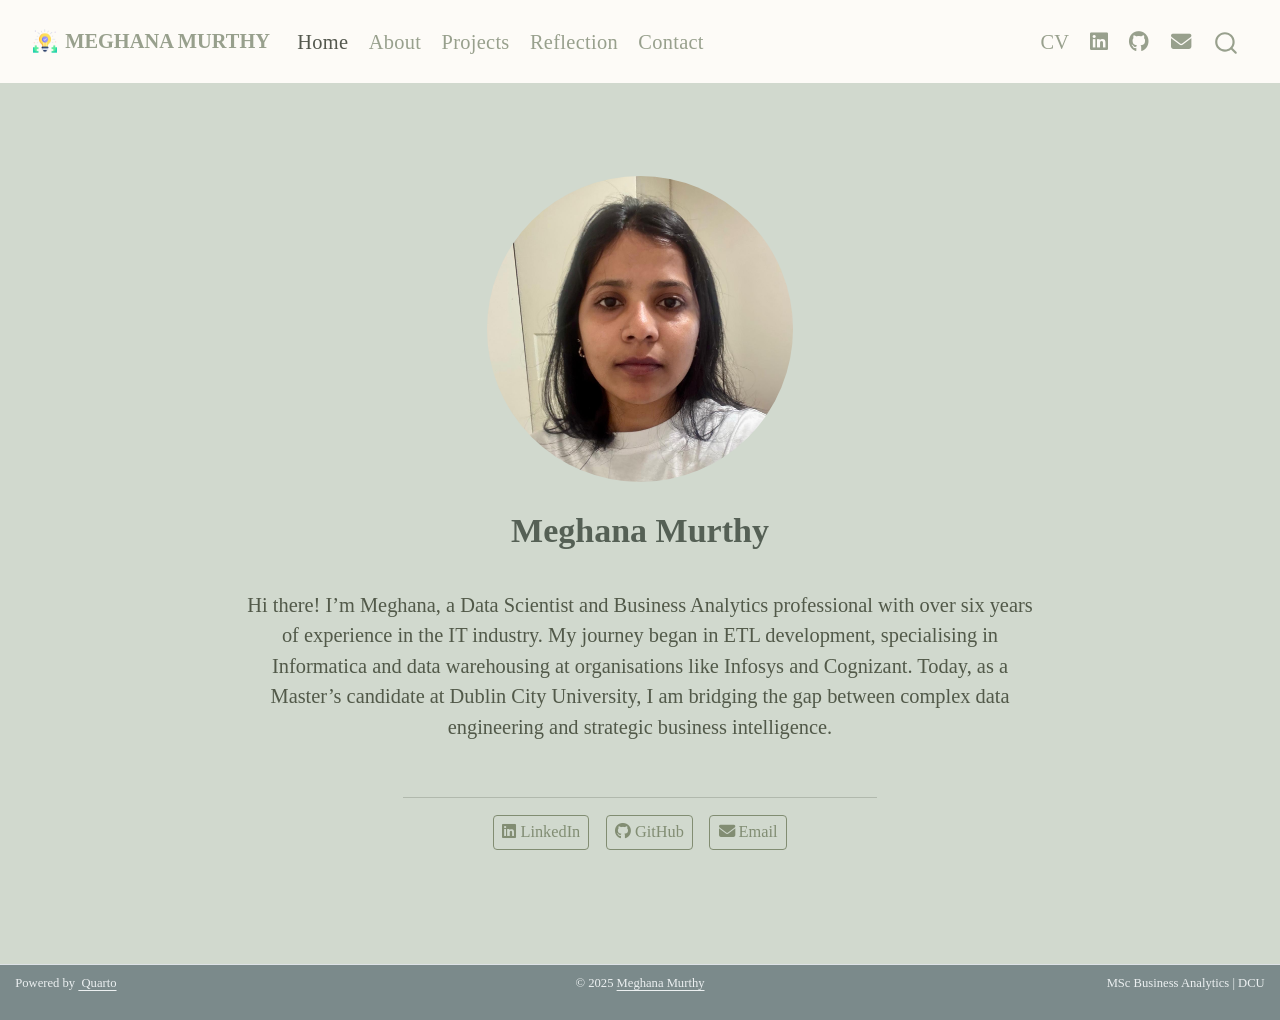
<file: docs/index.html>
<!DOCTYPE html>
<html xmlns="http://www.w3.org/1999/xhtml" lang="en" xml:lang="en"><head>

<meta charset="utf-8">
<meta name="generator" content="quarto-1.9.37">

<meta name="viewport" content="width=device-width, initial-scale=1.0, user-scalable=yes">


<title>Meghana Murthy – MEGHANA MURTHY</title>
<style>
/* Default styles provided by pandoc.
** See https://pandoc.org/MANUAL.html#variables-for-html for config info.
*/
code{white-space: pre-wrap;}
span.smallcaps{font-variant: small-caps;}
div.columns{display: flex; gap: min(4vw, 1.5em);}
div.column{flex: auto; overflow-x: auto;}
div.hanging-indent{margin-left: 1.5em; text-indent: -1.5em;}
ul.task-list{list-style: none;}
ul.task-list li input[type="checkbox"] {
  width: 0.8em;
  margin: 0 0.8em 0.2em -1em; /* quarto-specific, see https://github.com/quarto-dev/quarto-cli/issues/4556 */ 
  vertical-align: middle;
}
</style>


<script src="site_libs/quarto-nav/quarto-nav.js"></script>
<script src="site_libs/quarto-nav/headroom.min.js"></script>
<script src="site_libs/clipboard/clipboard.min.js"></script>
<script src="site_libs/quarto-search/autocomplete.umd.js"></script>
<script src="site_libs/quarto-search/fuse.min.js"></script>
<script src="site_libs/quarto-search/quarto-search.js"></script>
<meta name="quarto:offset" content="./">
<link href="./images/favicon.ico" rel="icon">
<script src="site_libs/quarto-html/quarto.js" type="module"></script>
<script src="site_libs/quarto-html/tabsets/tabsets.js" type="module"></script>
<script src="site_libs/quarto-html/popper.min.js"></script>
<script src="site_libs/quarto-html/tippy.umd.min.js"></script>
<link href="site_libs/quarto-html/tippy.css" rel="stylesheet">
<link href="site_libs/quarto-html/quarto-syntax-highlighting-acf12a64177840b8d86f2d4f01b2e9fb.css" rel="stylesheet" id="quarto-text-highlighting-styles">
<script src="site_libs/bootstrap/bootstrap.min.js"></script>
<link href="site_libs/bootstrap/bootstrap-icons.css" rel="stylesheet">
<link href="site_libs/bootstrap/bootstrap-42da3ec78090528bdaabc72ccdeb7944.min.css" rel="stylesheet" append-hash="true" id="quarto-bootstrap" data-mode="light">
<link href="site_libs/quarto-contrib/fontawesome6-6.7.2/all.min.css" rel="stylesheet">
<link href="site_libs/quarto-contrib/fontawesome6-6.7.2/latex-fontsize.css" rel="stylesheet">
<script id="quarto-search-options" type="application/json">{
  "location": "navbar",
  "copy-button": false,
  "collapse-after": 3,
  "panel-placement": "end",
  "type": "overlay",
  "limit": 50,
  "keyboard-shortcut": [
    "f",
    "/",
    "s"
  ],
  "show-item-context": false,
  "language": {
    "search-no-results-text": "No results",
    "search-matching-documents-text": "matching documents",
    "search-copy-link-title": "Copy link to search",
    "search-hide-matches-text": "Hide additional matches",
    "search-more-match-text": "more match in this document",
    "search-more-matches-text": "more matches in this document",
    "search-clear-button-title": "Clear",
    "search-text-placeholder": "",
    "search-detached-cancel-button-title": "Cancel",
    "search-submit-button-title": "Submit",
    "search-label": "Search"
  }
}</script>


<meta property="og:title" content="Meghana Murthy – MEGHANA MURTHY">
<meta property="og:site_name" content="MEGHANA MURTHY">
</head>

<body class="nav-fixed fullcontent quarto-light">

<div id="quarto-search-results"></div>
  <header id="quarto-header" class="headroom fixed-top">
    <nav class="navbar navbar-expand-lg " data-bs-theme="dark">
      <div class="navbar-container container-fluid">
      <div class="navbar-brand-container mx-auto">
    <a href="./index.html" class="navbar-brand navbar-brand-logo">
    <img src="./images/logo.png" alt="Meghana Murthy logo" class="navbar-logo light-content">
    <img src="./images/logo.png" alt="Meghana Murthy logo" class="navbar-logo dark-content">
    </a>
    <a class="navbar-brand" href="./index.html">
    <span class="navbar-title">MEGHANA MURTHY</span>
    </a>
  </div>
            <div id="quarto-search" class="" title="Search"></div>
          <button class="navbar-toggler" type="button" data-bs-toggle="collapse" data-bs-target="#navbarCollapse" aria-controls="navbarCollapse" role="menu" aria-expanded="false" aria-label="Toggle navigation" onclick="if (window.quartoToggleHeadroom) { window.quartoToggleHeadroom(); }">
  <span class="navbar-toggler-icon"></span>
</button>
          <div class="collapse navbar-collapse" id="navbarCollapse">
            <ul class="navbar-nav navbar-nav-scroll me-auto">
  <li class="nav-item">
    <a class="nav-link active" href="./index.html" aria-current="page"> 
<span class="menu-text">Home</span></a>
  </li>  
  <li class="nav-item">
    <a class="nav-link" href="./about.html"> 
<span class="menu-text">About</span></a>
  </li>  
  <li class="nav-item">
    <a class="nav-link" href="./projects/index.html"> 
<span class="menu-text">Projects</span></a>
  </li>  
  <li class="nav-item">
    <a class="nav-link" href="./reflection.html"> 
<span class="menu-text">Reflection</span></a>
  </li>  
  <li class="nav-item">
    <a class="nav-link" href="./contact.html"> 
<span class="menu-text">Contact</span></a>
  </li>  
</ul>
            <ul class="navbar-nav navbar-nav-scroll ms-auto">
  <li class="nav-item">
    <a class="nav-link" href="./cv/meghana-cv.pdf" target="_blank"> 
<span class="menu-text">CV</span></a>
  </li>  
  <li class="nav-item">
    <a class="nav-link" href="https://www.linkedin.com/in/meghana-v-murthy/" target="_blank"> 
<span class="menu-text"><i class="fa-brands fa-linkedin" aria-label="linkedin"></i></span></a>
  </li>  
  <li class="nav-item">
    <a class="nav-link" href="https://github.com/55megh" target="_blank"> 
<span class="menu-text"><i class="fa-brands fa-github" aria-label="github"></i></span></a>
  </li>  
  <li class="nav-item">
    <a class="nav-link" href="mailto:mvmeghana9@gmail.com"> 
<span class="menu-text"><i class="fa-solid fa-envelope" aria-label="envelope"></i></span></a>
  </li>  
</ul>
          </div> <!-- /navcollapse -->
            <div class="quarto-navbar-tools">
</div>
      </div> <!-- /container-fluid -->
    </nav>
</header>
<!-- content -->
<div id="quarto-content" class="quarto-container page-columns page-rows-contents page-layout-article page-navbar">
<!-- sidebar -->
<!-- margin-sidebar -->
    
<!-- main -->
<div class="quarto-about-jolla">
  <img src="images/profile.jpg" class="about-image
  round " style="height: 15em; width: 15em;">
 <header id="title-block-header" class="quarto-title-block default">
<div class="quarto-title">
<h1 class="title">Meghana Murthy</h1>
</div>
<div class="quarto-title-meta">
  </div>
</header><main class="content" id="quarto-document-content">
<div id="bio">
<p>Hi there! I’m Meghana, a Data Scientist and Business Analytics professional with over six years of experience in the IT industry. My journey began in ETL development, specialising in Informatica and data warehousing at organisations like Infosys and Cognizant. Today, as a Master’s candidate at Dublin City University, I am bridging the gap between complex data engineering and strategic business intelligence.</p>
</div>


<a onclick="window.scrollTo(0, 0); return false;" role="button" id="quarto-back-to-top"><i class="bi bi-arrow-up"></i> Back to top</a></main> 
  <hr class="about-sep">
   <div class="about-links">
  <a href="https://www.linkedin.com/in/meghana-v-murthy/" class="about-link" rel="" target="_blank">
     <span class="about-link-text"><i class="fa-brands fa-linkedin" aria-label="linkedin"></i> LinkedIn</span>
  </a>
  <a href="https://github.com/55megh" class="about-link" rel="" target="_blank">
     <span class="about-link-text"><i class="fa-brands fa-github" aria-label="github"></i> GitHub</span>
  </a>
  <a href="mailto:mvmeghana9@gmail.com" class="about-link" rel="" target="">
     <span class="about-link-text"><i class="fa-solid fa-envelope" aria-label="envelope"></i> Email</span>
  </a>
</div>
</div>
 <!-- /main -->
<script id="quarto-html-after-body" type="application/javascript">
  window.document.addEventListener("DOMContentLoaded", function (event) {
    const isCodeAnnotation = (el) => {
      for (const clz of el.classList) {
        if (clz.startsWith('code-annotation-')) {                     
          return true;
        }
      }
      return false;
    }
    const onCopySuccess = function(e) {
      // button target
      const button = e.trigger;
      // don't keep focus
      button.blur();
      // flash "checked"
      button.classList.add('code-copy-button-checked');
      var currentTitle = button.getAttribute("title");
      button.setAttribute("title", "Copied!");
      let tooltip;
      if (window.bootstrap) {
        button.setAttribute("data-bs-toggle", "tooltip");
        button.setAttribute("data-bs-placement", "left");
        button.setAttribute("data-bs-title", "Copied!");
        tooltip = new bootstrap.Tooltip(button, 
          { trigger: "manual", 
            customClass: "code-copy-button-tooltip",
            offset: [0, -8]});
        tooltip.show();    
      }
      setTimeout(function() {
        if (tooltip) {
          tooltip.hide();
          button.removeAttribute("data-bs-title");
          button.removeAttribute("data-bs-toggle");
          button.removeAttribute("data-bs-placement");
        }
        button.setAttribute("title", currentTitle);
        button.classList.remove('code-copy-button-checked');
      }, 1000);
      // clear code selection
      e.clearSelection();
    }
    const getTextToCopy = function(trigger) {
      const outerScaffold = trigger.parentElement.cloneNode(true);
      const codeEl = outerScaffold.querySelector('code');
      for (const childEl of codeEl.children) {
        if (isCodeAnnotation(childEl)) {
          childEl.remove();
        }
      }
      return codeEl.innerText;
    }
    const clipboard = new window.ClipboardJS('.code-copy-button:not([data-in-quarto-modal])', {
      text: getTextToCopy
    });
    clipboard.on('success', onCopySuccess);
    if (window.document.getElementById('quarto-embedded-source-code-modal')) {
      const clipboardModal = new window.ClipboardJS('.code-copy-button[data-in-quarto-modal]', {
        text: getTextToCopy,
        container: window.document.getElementById('quarto-embedded-source-code-modal')
      });
      clipboardModal.on('success', onCopySuccess);
    }
      var localhostRegex = new RegExp(/^(?:http|https):\/\/localhost\:?[0-9]*\//);
      var mailtoRegex = new RegExp(/^mailto:/);
        var filterRegex = new RegExp("https:\/\/55megh\.github\.io\/my-portfolio");
      var isInternal = (href) => {
          return filterRegex.test(href) || localhostRegex.test(href) || mailtoRegex.test(href);
      }
      // Inspect non-navigation links and adorn them if external
     var links = window.document.querySelectorAll('a[href]:not(.nav-link):not(.navbar-brand):not(.toc-action):not(.sidebar-link):not(.sidebar-item-toggle):not(.pagination-link):not(.no-external):not([aria-hidden]):not(.dropdown-item):not(.quarto-navigation-tool):not(.about-link)');
      for (var i=0; i<links.length; i++) {
        const link = links[i];
        if (!isInternal(link.href)) {
          // undo the damage that might have been done by quarto-nav.js in the case of
          // links that we want to consider external
          if (link.dataset.originalHref !== undefined) {
            link.href = link.dataset.originalHref;
          }
            // target, if specified
            link.setAttribute("target", "_blank");
            if (link.getAttribute("rel") === null) {
              link.setAttribute("rel", "noopener");
            }
        }
      }
    function tippyHover(el, contentFn, onTriggerFn, onUntriggerFn) {
      const config = {
        allowHTML: true,
        maxWidth: 500,
        delay: 100,
        arrow: false,
        appendTo: function(el) {
            return el.parentElement;
        },
        interactive: true,
        interactiveBorder: 10,
        theme: 'quarto',
        placement: 'bottom-start',
      };
      if (contentFn) {
        config.content = contentFn;
      }
      if (onTriggerFn) {
        config.onTrigger = onTriggerFn;
      }
      if (onUntriggerFn) {
        config.onUntrigger = onUntriggerFn;
      }
      window.tippy(el, config); 
    }
    const noterefs = window.document.querySelectorAll('a[role="doc-noteref"]');
    for (var i=0; i<noterefs.length; i++) {
      const ref = noterefs[i];
      tippyHover(ref, function() {
        // use id or data attribute instead here
        let href = ref.getAttribute('data-footnote-href') || ref.getAttribute('href');
        try { href = new URL(href).hash; } catch {}
        const id = href.replace(/^#\/?/, "");
        const note = window.document.getElementById(id);
        if (note) {
          return note.innerHTML;
        } else {
          return "";
        }
      });
    }
    const xrefs = window.document.querySelectorAll('a.quarto-xref');
    const processXRef = (id, note) => {
      // Strip column container classes
      const stripColumnClz = (el) => {
        el.classList.remove("page-full", "page-columns");
        if (el.children) {
          for (const child of el.children) {
            stripColumnClz(child);
          }
        }
      }
      stripColumnClz(note)
      if (id === null || id.startsWith('sec-')) {
        // Special case sections, only their first couple elements
        const container = document.createElement("div");
        if (note.children && note.children.length > 2) {
          container.appendChild(note.children[0].cloneNode(true));
          for (let i = 1; i < note.children.length; i++) {
            const child = note.children[i];
            if (child.tagName === "P" && child.innerText === "") {
              continue;
            } else {
              container.appendChild(child.cloneNode(true));
              break;
            }
          }
          if (window.Quarto?.typesetMath) {
            window.Quarto.typesetMath(container);
          }
          return container.innerHTML
        } else {
          if (window.Quarto?.typesetMath) {
            window.Quarto.typesetMath(note);
          }
          return note.innerHTML;
        }
      } else {
        // Remove any anchor links if they are present
        const anchorLink = note.querySelector('a.anchorjs-link');
        if (anchorLink) {
          anchorLink.remove();
        }
        if (window.Quarto?.typesetMath) {
          window.Quarto.typesetMath(note);
        }
        if (note.classList.contains("callout")) {
          return note.outerHTML;
        } else {
          return note.innerHTML;
        }
      }
    }
    for (var i=0; i<xrefs.length; i++) {
      const xref = xrefs[i];
      tippyHover(xref, undefined, function(instance) {
        instance.disable();
        let url = xref.getAttribute('href');
        let hash = undefined; 
        if (url.startsWith('#')) {
          hash = url;
        } else {
          try { hash = new URL(url).hash; } catch {}
        }
        if (hash) {
          const id = hash.replace(/^#\/?/, "");
          const note = window.document.getElementById(id);
          if (note !== null) {
            try {
              const html = processXRef(id, note.cloneNode(true));
              instance.setContent(html);
            } finally {
              instance.enable();
              instance.show();
            }
          } else {
            // See if we can fetch this
            fetch(url.split('#')[0])
            .then(res => res.text())
            .then(html => {
              const parser = new DOMParser();
              const htmlDoc = parser.parseFromString(html, "text/html");
              const note = htmlDoc.getElementById(id);
              if (note !== null) {
                const html = processXRef(id, note);
                instance.setContent(html);
              } 
            }).finally(() => {
              instance.enable();
              instance.show();
            });
          }
        } else {
          // See if we can fetch a full url (with no hash to target)
          // This is a special case and we should probably do some content thinning / targeting
          fetch(url)
          .then(res => res.text())
          .then(html => {
            const parser = new DOMParser();
            const htmlDoc = parser.parseFromString(html, "text/html");
            const note = htmlDoc.querySelector('main.content');
            if (note !== null) {
              // This should only happen for chapter cross references
              // (since there is no id in the URL)
              // remove the first header
              if (note.children.length > 0 && note.children[0].tagName === "HEADER") {
                note.children[0].remove();
              }
              const html = processXRef(null, note);
              instance.setContent(html);
            } 
          }).finally(() => {
            instance.enable();
            instance.show();
          });
        }
      }, function(instance) {
      });
    }
        let selectedAnnoteEl;
        const selectorForAnnotation = ( cell, annotation) => {
          let cellAttr = 'data-code-cell="' + cell + '"';
          let lineAttr = 'data-code-annotation="' +  annotation + '"';
          const selector = 'span[' + cellAttr + '][' + lineAttr + ']';
          return selector;
        }
        const selectCodeLines = (annoteEl) => {
          const doc = window.document;
          const targetCell = annoteEl.getAttribute("data-target-cell");
          const targetAnnotation = annoteEl.getAttribute("data-target-annotation");
          const annoteSpan = window.document.querySelector(selectorForAnnotation(targetCell, targetAnnotation));
          const lines = annoteSpan.getAttribute("data-code-lines").split(",");
          const lineIds = lines.map((line) => {
            return targetCell + "-" + line;
          })
          let top = null;
          let height = null;
          let parent = null;
          if (lineIds.length > 0) {
              //compute the position of the single el (top and bottom and make a div)
              const el = window.document.getElementById(lineIds[0]);
              top = el.offsetTop;
              height = el.offsetHeight;
              parent = el.parentElement.parentElement;
            if (lineIds.length > 1) {
              const lastEl = window.document.getElementById(lineIds[lineIds.length - 1]);
              const bottom = lastEl.offsetTop + lastEl.offsetHeight;
              height = bottom - top;
            }
            if (top !== null && height !== null && parent !== null) {
              // cook up a div (if necessary) and position it 
              let div = window.document.getElementById("code-annotation-line-highlight");
              if (div === null) {
                div = window.document.createElement("div");
                div.setAttribute("id", "code-annotation-line-highlight");
                div.style.position = 'absolute';
                parent.appendChild(div);
              }
              div.style.top = top - 2 + "px";
              div.style.height = height + 4 + "px";
              div.style.left = 0;
              let gutterDiv = window.document.getElementById("code-annotation-line-highlight-gutter");
              if (gutterDiv === null) {
                gutterDiv = window.document.createElement("div");
                gutterDiv.setAttribute("id", "code-annotation-line-highlight-gutter");
                gutterDiv.style.position = 'absolute';
                const codeCell = window.document.getElementById(targetCell);
                const gutter = codeCell.querySelector('.code-annotation-gutter');
                gutter.appendChild(gutterDiv);
              }
              gutterDiv.style.top = top - 2 + "px";
              gutterDiv.style.height = height + 4 + "px";
            }
            selectedAnnoteEl = annoteEl;
          }
        };
        const unselectCodeLines = () => {
          const elementsIds = ["code-annotation-line-highlight", "code-annotation-line-highlight-gutter"];
          elementsIds.forEach((elId) => {
            const div = window.document.getElementById(elId);
            if (div) {
              div.remove();
            }
          });
          selectedAnnoteEl = undefined;
        };
          // Handle positioning of the toggle
      window.addEventListener(
        "resize",
        throttle(() => {
          elRect = undefined;
          if (selectedAnnoteEl) {
            selectCodeLines(selectedAnnoteEl);
          }
        }, 10)
      );
      function throttle(fn, ms) {
      let throttle = false;
      let timer;
        return (...args) => {
          if(!throttle) { // first call gets through
              fn.apply(this, args);
              throttle = true;
          } else { // all the others get throttled
              if(timer) clearTimeout(timer); // cancel #2
              timer = setTimeout(() => {
                fn.apply(this, args);
                timer = throttle = false;
              }, ms);
          }
        };
      }
        // Attach click handler to the DT
        const annoteDls = window.document.querySelectorAll('dt[data-target-cell]');
        for (const annoteDlNode of annoteDls) {
          annoteDlNode.addEventListener('click', (event) => {
            const clickedEl = event.target;
            if (clickedEl !== selectedAnnoteEl) {
              unselectCodeLines();
              const activeEl = window.document.querySelector('dt[data-target-cell].code-annotation-active');
              if (activeEl) {
                activeEl.classList.remove('code-annotation-active');
              }
              selectCodeLines(clickedEl);
              clickedEl.classList.add('code-annotation-active');
            } else {
              // Unselect the line
              unselectCodeLines();
              clickedEl.classList.remove('code-annotation-active');
            }
          });
        }
    const findCites = (el) => {
      const parentEl = el.parentElement;
      if (parentEl) {
        const cites = parentEl.dataset.cites;
        if (cites) {
          return {
            el,
            cites: cites.split(' ')
          };
        } else {
          return findCites(el.parentElement)
        }
      } else {
        return undefined;
      }
    };
    var bibliorefs = window.document.querySelectorAll('a[role="doc-biblioref"]');
    for (var i=0; i<bibliorefs.length; i++) {
      const ref = bibliorefs[i];
      const citeInfo = findCites(ref);
      if (citeInfo) {
        tippyHover(citeInfo.el, function() {
          var popup = window.document.createElement('div');
          citeInfo.cites.forEach(function(cite) {
            var citeDiv = window.document.createElement('div');
            citeDiv.classList.add('hanging-indent');
            citeDiv.classList.add('csl-entry');
            var biblioDiv = window.document.getElementById('ref-' + cite);
            if (biblioDiv) {
              citeDiv.innerHTML = biblioDiv.innerHTML;
            }
            popup.appendChild(citeDiv);
          });
          return popup.innerHTML;
        });
      }
    }
  });
  </script>
</div> <!-- /content -->
<footer class="footer">
  <div class="nav-footer">
    <div class="nav-footer-left">
<p>Powered by <a href="https://quarto.org" target="_blank"><i class="fa-brands fa-quarto" aria-label="quarto"></i> Quarto</a></p>
</div>   
    <div class="nav-footer-center">
<p>© 2025 <a href="https://55megh.github.io/my-portfolio" target="_blank">Meghana Murthy</a></p>
</div>
    <div class="nav-footer-right">
<p>MSc Business Analytics | DCU</p>
</div>
  </div>
</footer>




</body></html>
</file>
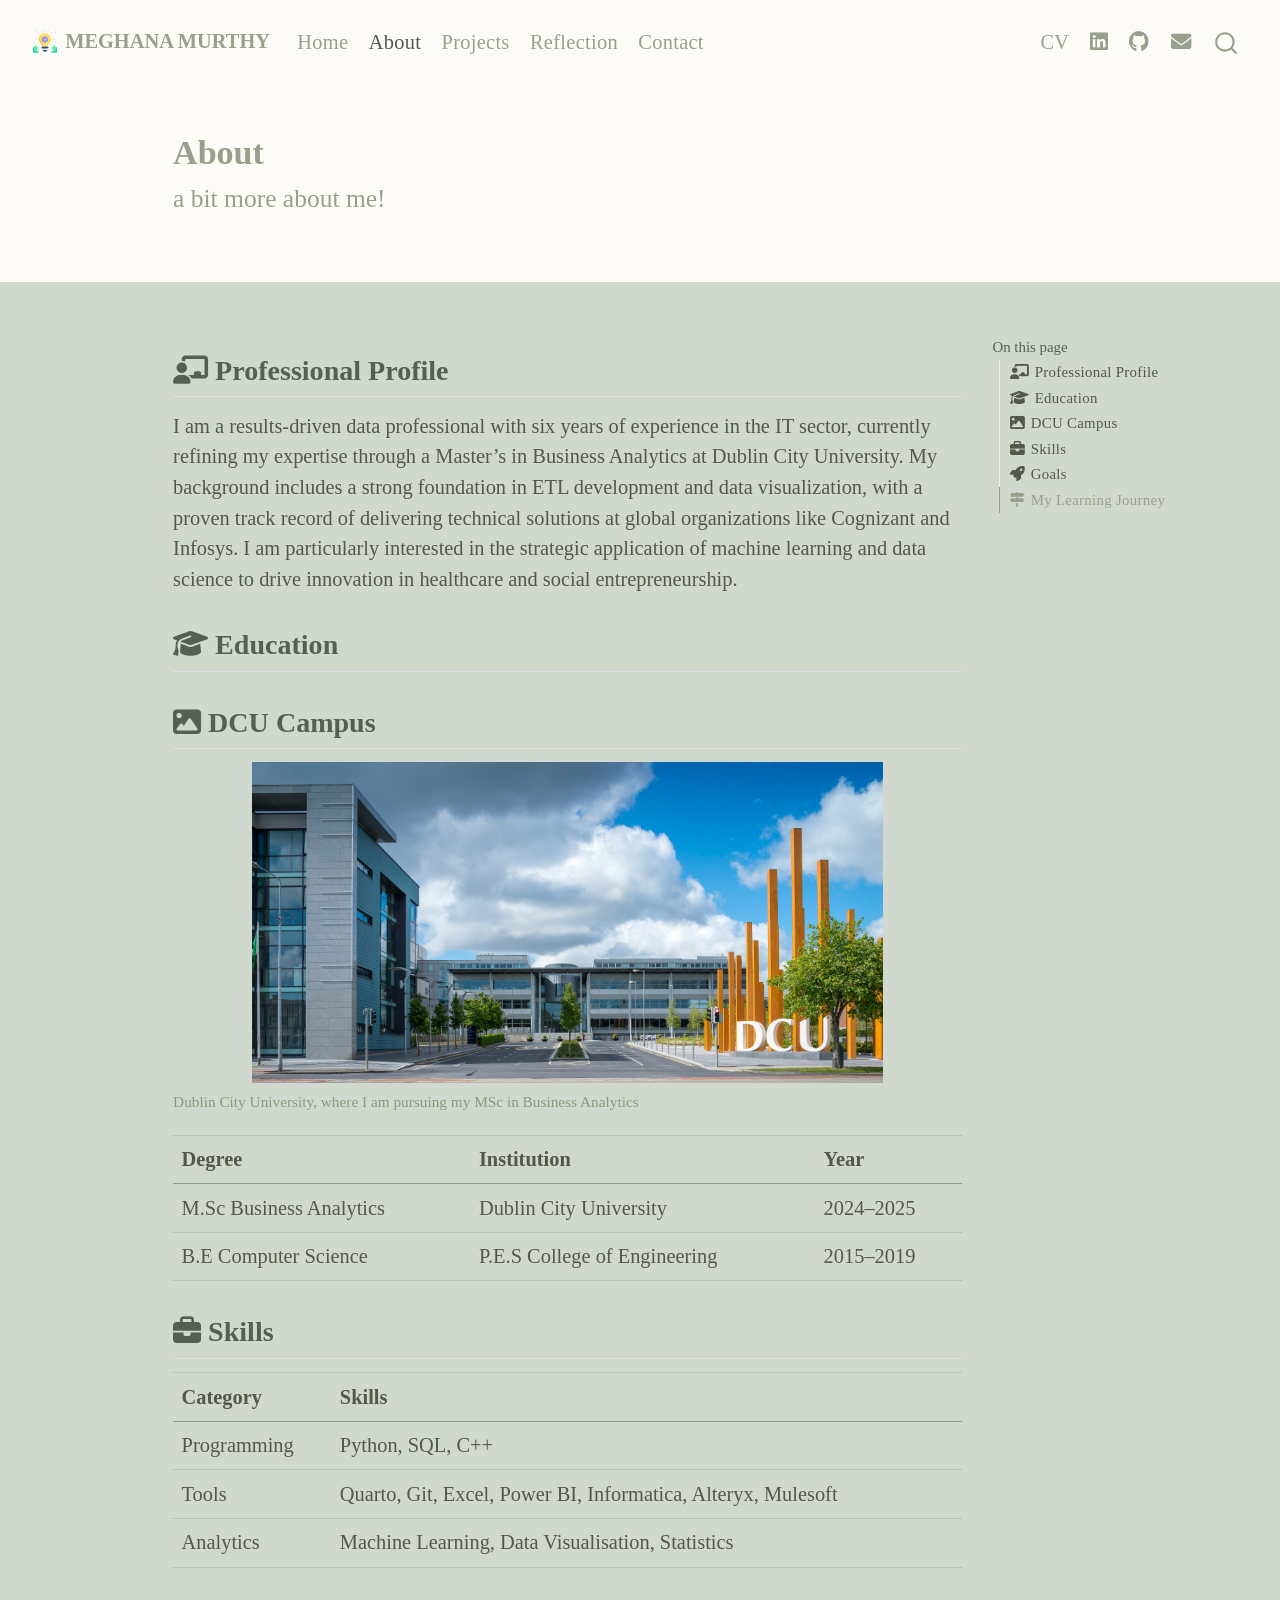
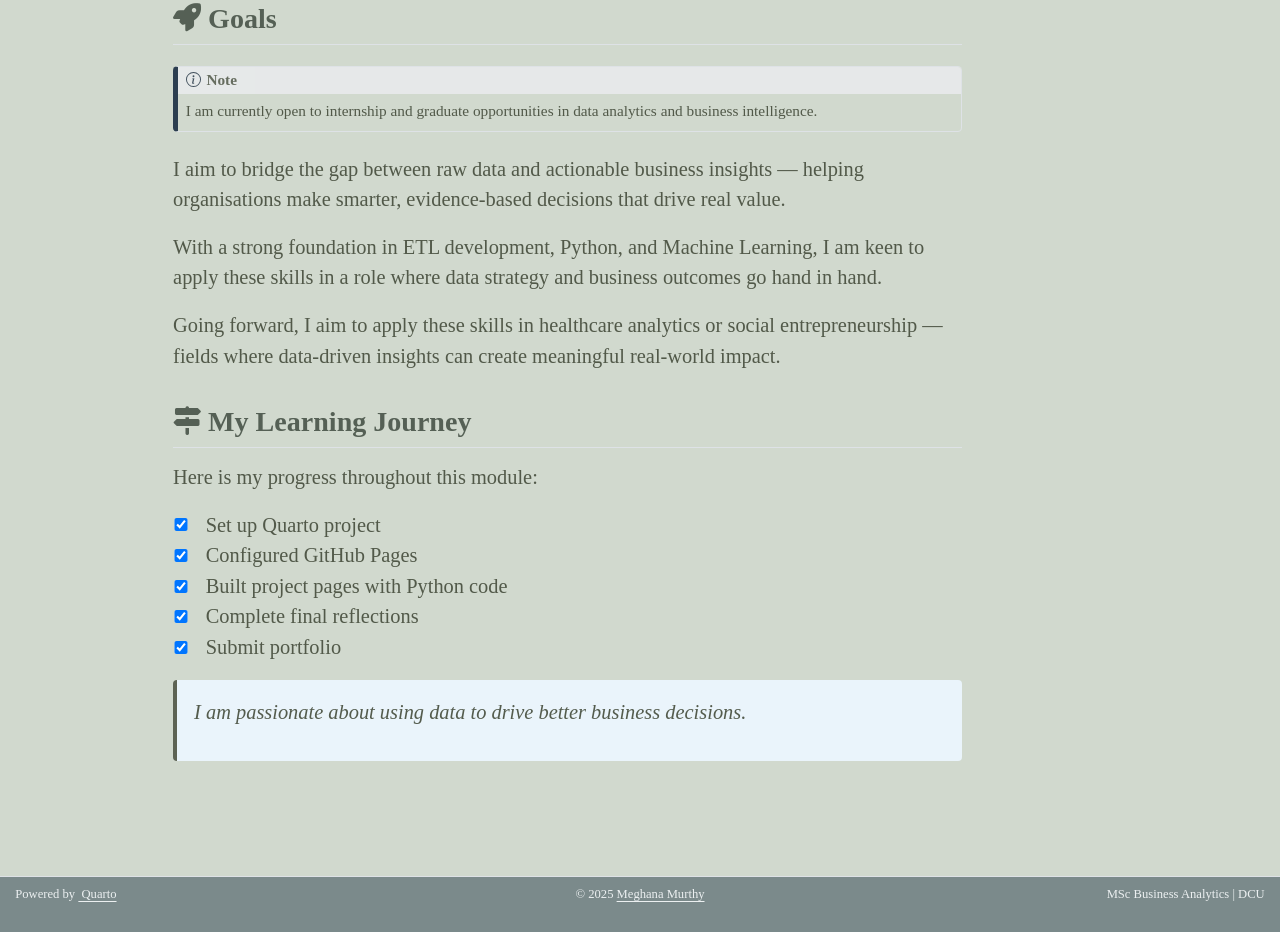
<file: docs/about.html>
<!DOCTYPE html>
<html xmlns="http://www.w3.org/1999/xhtml" lang="en" xml:lang="en"><head>

<meta charset="utf-8">
<meta name="generator" content="quarto-1.9.37">

<meta name="viewport" content="width=device-width, initial-scale=1.0, user-scalable=yes">


<title>About – MEGHANA MURTHY</title>
<style>
/* Default styles provided by pandoc.
** See https://pandoc.org/MANUAL.html#variables-for-html for config info.
*/
code{white-space: pre-wrap;}
span.smallcaps{font-variant: small-caps;}
div.columns{display: flex; gap: min(4vw, 1.5em);}
div.column{flex: auto; overflow-x: auto;}
div.hanging-indent{margin-left: 1.5em; text-indent: -1.5em;}
ul.task-list{list-style: none;}
ul.task-list li input[type="checkbox"] {
  width: 0.8em;
  margin: 0 0.8em 0.2em -1em; /* quarto-specific, see https://github.com/quarto-dev/quarto-cli/issues/4556 */ 
  vertical-align: middle;
}
</style>


<script src="site_libs/quarto-nav/quarto-nav.js"></script>
<script src="site_libs/quarto-nav/headroom.min.js"></script>
<script src="site_libs/clipboard/clipboard.min.js"></script>
<script src="site_libs/quarto-search/autocomplete.umd.js"></script>
<script src="site_libs/quarto-search/fuse.min.js"></script>
<script src="site_libs/quarto-search/quarto-search.js"></script>
<meta name="quarto:offset" content="./">
<link href="./images/favicon.ico" rel="icon">
<script src="site_libs/quarto-html/quarto.js" type="module"></script>
<script src="site_libs/quarto-html/tabsets/tabsets.js" type="module"></script>
<script src="site_libs/quarto-html/popper.min.js"></script>
<script src="site_libs/quarto-html/tippy.umd.min.js"></script>
<script src="site_libs/quarto-html/anchor.min.js"></script>
<link href="site_libs/quarto-html/tippy.css" rel="stylesheet">
<link href="site_libs/quarto-html/quarto-syntax-highlighting-acf12a64177840b8d86f2d4f01b2e9fb.css" rel="stylesheet" id="quarto-text-highlighting-styles">
<script src="site_libs/bootstrap/bootstrap.min.js"></script>
<link href="site_libs/bootstrap/bootstrap-icons.css" rel="stylesheet">
<link href="site_libs/bootstrap/bootstrap-42da3ec78090528bdaabc72ccdeb7944.min.css" rel="stylesheet" append-hash="true" id="quarto-bootstrap" data-mode="light">
<link href="site_libs/quarto-contrib/fontawesome6-6.7.2/all.min.css" rel="stylesheet">
<link href="site_libs/quarto-contrib/fontawesome6-6.7.2/latex-fontsize.css" rel="stylesheet">
<script id="quarto-search-options" type="application/json">{
  "location": "navbar",
  "copy-button": false,
  "collapse-after": 3,
  "panel-placement": "end",
  "type": "overlay",
  "limit": 50,
  "keyboard-shortcut": [
    "f",
    "/",
    "s"
  ],
  "show-item-context": false,
  "language": {
    "search-no-results-text": "No results",
    "search-matching-documents-text": "matching documents",
    "search-copy-link-title": "Copy link to search",
    "search-hide-matches-text": "Hide additional matches",
    "search-more-match-text": "more match in this document",
    "search-more-matches-text": "more matches in this document",
    "search-clear-button-title": "Clear",
    "search-text-placeholder": "",
    "search-detached-cancel-button-title": "Cancel",
    "search-submit-button-title": "Submit",
    "search-label": "Search"
  }
}</script>


<meta property="og:title" content="About – MEGHANA MURTHY">
<meta property="og:description" content="a bit more about me!">
<meta property="og:image" content="https://55megh.github.io/my-portfolio/images/dcu.jpg">
<meta property="og:site_name" content="MEGHANA MURTHY">
<meta property="og:image:alt" content="DCU Campus">
</head>

<body class="nav-fixed quarto-light">

<div id="quarto-search-results"></div>
  <header id="quarto-header" class="headroom fixed-top quarto-banner">
    <nav class="navbar navbar-expand-lg " data-bs-theme="dark">
      <div class="navbar-container container-fluid">
      <div class="navbar-brand-container mx-auto">
    <a href="./index.html" class="navbar-brand navbar-brand-logo">
    <img src="./images/logo.png" alt="Meghana Murthy logo" class="navbar-logo light-content">
    <img src="./images/logo.png" alt="Meghana Murthy logo" class="navbar-logo dark-content">
    </a>
    <a class="navbar-brand" href="./index.html">
    <span class="navbar-title">MEGHANA MURTHY</span>
    </a>
  </div>
            <div id="quarto-search" class="" title="Search"></div>
          <button class="navbar-toggler" type="button" data-bs-toggle="collapse" data-bs-target="#navbarCollapse" aria-controls="navbarCollapse" role="menu" aria-expanded="false" aria-label="Toggle navigation" onclick="if (window.quartoToggleHeadroom) { window.quartoToggleHeadroom(); }">
  <span class="navbar-toggler-icon"></span>
</button>
          <div class="collapse navbar-collapse" id="navbarCollapse">
            <ul class="navbar-nav navbar-nav-scroll me-auto">
  <li class="nav-item">
    <a class="nav-link" href="./index.html"> 
<span class="menu-text">Home</span></a>
  </li>  
  <li class="nav-item">
    <a class="nav-link active" href="./about.html" aria-current="page"> 
<span class="menu-text">About</span></a>
  </li>  
  <li class="nav-item">
    <a class="nav-link" href="./projects/index.html"> 
<span class="menu-text">Projects</span></a>
  </li>  
  <li class="nav-item">
    <a class="nav-link" href="./reflection.html"> 
<span class="menu-text">Reflection</span></a>
  </li>  
  <li class="nav-item">
    <a class="nav-link" href="./contact.html"> 
<span class="menu-text">Contact</span></a>
  </li>  
</ul>
            <ul class="navbar-nav navbar-nav-scroll ms-auto">
  <li class="nav-item">
    <a class="nav-link" href="./cv/meghana-cv.pdf" target="_blank"> 
<span class="menu-text">CV</span></a>
  </li>  
  <li class="nav-item">
    <a class="nav-link" href="https://www.linkedin.com/in/meghana-v-murthy/" target="_blank"> 
<span class="menu-text"><i class="fa-brands fa-linkedin" aria-label="linkedin"></i></span></a>
  </li>  
  <li class="nav-item">
    <a class="nav-link" href="https://github.com/55megh" target="_blank"> 
<span class="menu-text"><i class="fa-brands fa-github" aria-label="github"></i></span></a>
  </li>  
  <li class="nav-item">
    <a class="nav-link" href="mailto:mvmeghana9@gmail.com"> 
<span class="menu-text"><i class="fa-solid fa-envelope" aria-label="envelope"></i></span></a>
  </li>  
</ul>
          </div> <!-- /navcollapse -->
            <div class="quarto-navbar-tools">
</div>
      </div> <!-- /container-fluid -->
    </nav>
</header>
<!-- content -->
<header id="title-block-header" class="quarto-title-block default page-columns page-full">
  <div class="quarto-title-banner page-columns page-full">
    <div class="quarto-title column-body">
      <h1 class="title">About</h1>
            <p class="subtitle lead">a bit more about me!</p>
                      </div>
  </div>
    
  
  <div class="quarto-title-meta">

      
    
      
    </div>
    
  
  </header><div id="quarto-content" class="quarto-container page-columns page-rows-contents page-layout-article page-navbar">
<!-- sidebar -->
<!-- margin-sidebar -->
    <div id="quarto-margin-sidebar" class="sidebar margin-sidebar">
        <nav id="TOC" role="doc-toc" class="toc-active">
    <h2 id="toc-title">On this page</h2>
   
  <ul>
  <li><a href="#b58fc729-690b-4000-b19f-365a4093b2ff7b7b3c206661206368616c6b626f6172642d74656163686572207469746c653d224120746561636865722061742061206368616c6b626f61726422203e7d7d-professional-profile" id="toc-b58fc729-690b-4000-b19f-365a4093b2ff7b7b3c206661206368616c6b626f6172642d74656163686572207469746c653d224120746561636865722061742061206368616c6b626f61726422203e7d7d-professional-profile" class="nav-link active" data-scroll-target="#b58fc729-690b-4000-b19f-365a4093b2ff7b7b3c206661206368616c6b626f6172642d74656163686572207469746c653d224120746561636865722061742061206368616c6b626f61726422203e7d7d-professional-profile"><i class="fa-solid fa-chalkboard-teacher" title="A teacher at a chalkboard" aria-label="chalkboard-teacher"></i> Professional Profile</a></li>
  <li><a href="#b58fc729-690b-4000-b19f-365a4093b2ff7b7b3c2066612067726164756174696f6e2d636170207469746c653d2241206d6f72746172626f61726422203e7d7d-education" id="toc-b58fc729-690b-4000-b19f-365a4093b2ff7b7b3c2066612067726164756174696f6e2d636170207469746c653d2241206d6f72746172626f61726422203e7d7d-education" class="nav-link" data-scroll-target="#b58fc729-690b-4000-b19f-365a4093b2ff7b7b3c2066612067726164756174696f6e2d636170207469746c653d2241206d6f72746172626f61726422203e7d7d-education"><i class="fa-solid fa-graduation-cap" title="A mortarboard" aria-label="graduation-cap"></i> Education</a></li>
  <li><a href="#b58fc729-690b-4000-b19f-365a4093b2ff7b7b3c20666120696d616765207469746c653d2241207069637475726522203e7d7d-dcu-campus" id="toc-b58fc729-690b-4000-b19f-365a4093b2ff7b7b3c20666120696d616765207469746c653d2241207069637475726522203e7d7d-dcu-campus" class="nav-link" data-scroll-target="#b58fc729-690b-4000-b19f-365a4093b2ff7b7b3c20666120696d616765207469746c653d2241207069637475726522203e7d7d-dcu-campus"><i class="fa-solid fa-image" title="A picture" aria-label="image"></i> DCU Campus</a></li>
  <li><a href="#b58fc729-690b-4000-b19f-365a4093b2ff7b7b3c20666120627269656663617365207469746c653d22412070726f66657373696f6e616c20746f6f6c626f78206f722062726965666361736522203e7d7d-skills" id="toc-b58fc729-690b-4000-b19f-365a4093b2ff7b7b3c20666120627269656663617365207469746c653d22412070726f66657373696f6e616c20746f6f6c626f78206f722062726965666361736522203e7d7d-skills" class="nav-link" data-scroll-target="#b58fc729-690b-4000-b19f-365a4093b2ff7b7b3c20666120627269656663617365207469746c653d22412070726f66657373696f6e616c20746f6f6c626f78206f722062726965666361736522203e7d7d-skills"><i class="fa-solid fa-briefcase" title="A professional toolbox or briefcase" aria-label="briefcase"></i> Skills</a></li>
  <li><a href="#b58fc729-690b-4000-b19f-365a4093b2ff7b7b3c20666120726f636b6574207469746c653d224120726f636b6574207368697022203e7d7d-goals" id="toc-b58fc729-690b-4000-b19f-365a4093b2ff7b7b3c20666120726f636b6574207469746c653d224120726f636b6574207368697022203e7d7d-goals" class="nav-link" data-scroll-target="#b58fc729-690b-4000-b19f-365a4093b2ff7b7b3c20666120726f636b6574207469746c653d224120726f636b6574207368697022203e7d7d-goals"><i class="fa-solid fa-rocket" title="A rocket ship" aria-label="rocket"></i> Goals</a></li>
  <li><a href="#b58fc729-690b-4000-b19f-365a4093b2ff7b7b3c206661207369676e732d706f7374207469746c653d2241207369676e706f73742077697468206d756c7469706c6520646972656374696f6e7322203e7d7d-my-learning-journey" id="toc-b58fc729-690b-4000-b19f-365a4093b2ff7b7b3c206661207369676e732d706f7374207469746c653d2241207369676e706f73742077697468206d756c7469706c6520646972656374696f6e7322203e7d7d-my-learning-journey" class="nav-link" data-scroll-target="#b58fc729-690b-4000-b19f-365a4093b2ff7b7b3c206661207369676e732d706f7374207469746c653d2241207369676e706f73742077697468206d756c7469706c6520646972656374696f6e7322203e7d7d-my-learning-journey"><i class="fa-solid fa-signs-post" title="A signpost with multiple directions" aria-label="signs-post"></i> My Learning Journey</a></li>
  </ul>
</nav>
    </div>
<!-- main -->
<main class="content quarto-banner-title-block" id="quarto-document-content">





<section id="b58fc729-690b-4000-b19f-365a4093b2ff7b7b3c206661206368616c6b626f6172642d74656163686572207469746c653d224120746561636865722061742061206368616c6b626f61726422203e7d7d-professional-profile" class="level2">
<h2 class="anchored" data-anchor-id="b58fc729-690b-4000-b19f-365a4093b2ff7b7b3c206661206368616c6b626f6172642d74656163686572207469746c653d224120746561636865722061742061206368616c6b626f61726422203e7d7d-professional-profile"><i class="fa-solid fa-chalkboard-teacher" title="A teacher at a chalkboard" aria-label="chalkboard-teacher"></i> Professional Profile</h2>
<p>I am a results-driven data professional with six years of experience in the IT sector, currently refining my expertise through a Master’s in Business Analytics at Dublin City University. My background includes a strong foundation in ETL development and data visualization, with a proven track record of delivering technical solutions at global organizations like Cognizant and Infosys. I am particularly interested in the strategic application of machine learning and data science to drive innovation in healthcare and social entrepreneurship.</p>
</section>
<section id="b58fc729-690b-4000-b19f-365a4093b2ff7b7b3c2066612067726164756174696f6e2d636170207469746c653d2241206d6f72746172626f61726422203e7d7d-education" class="level2">
<h2 class="anchored" data-anchor-id="b58fc729-690b-4000-b19f-365a4093b2ff7b7b3c2066612067726164756174696f6e2d636170207469746c653d2241206d6f72746172626f61726422203e7d7d-education"><i class="fa-solid fa-graduation-cap" title="A mortarboard" aria-label="graduation-cap"></i> Education</h2>
</section>
<section id="b58fc729-690b-4000-b19f-365a4093b2ff7b7b3c20666120696d616765207469746c653d2241207069637475726522203e7d7d-dcu-campus" class="level2">
<h2 class="anchored" data-anchor-id="b58fc729-690b-4000-b19f-365a4093b2ff7b7b3c20666120696d616765207469746c653d2241207069637475726522203e7d7d-dcu-campus"><i class="fa-solid fa-image" title="A picture" aria-label="image"></i> DCU Campus</h2>
<div class="quarto-figure quarto-figure-center">
<figure class="figure">
<p><img src="images/dcu.jpg" class="img-fluid figure-img" style="width:80.0%" alt="DCU Campus"></p>
<figcaption>Dublin City University, where I am pursuing my MSc in Business Analytics</figcaption>
</figure>
</div>
<table class="caption-top table">
<thead>
<tr class="header">
<th>Degree</th>
<th>Institution</th>
<th>Year</th>
</tr>
</thead>
<tbody>
<tr class="odd">
<td>M.Sc Business Analytics</td>
<td>Dublin City University</td>
<td>2024–2025</td>
</tr>
<tr class="even">
<td>B.E Computer Science</td>
<td>P.E.S College of Engineering</td>
<td>2015–2019</td>
</tr>
</tbody>
</table>
</section>
<section id="b58fc729-690b-4000-b19f-365a4093b2ff7b7b3c20666120627269656663617365207469746c653d22412070726f66657373696f6e616c20746f6f6c626f78206f722062726965666361736522203e7d7d-skills" class="level2">
<h2 class="anchored" data-anchor-id="b58fc729-690b-4000-b19f-365a4093b2ff7b7b3c20666120627269656663617365207469746c653d22412070726f66657373696f6e616c20746f6f6c626f78206f722062726965666361736522203e7d7d-skills"><i class="fa-solid fa-briefcase" title="A professional toolbox or briefcase" aria-label="briefcase"></i> Skills</h2>
<table class="caption-top table">
<thead>
<tr class="header">
<th>Category</th>
<th>Skills</th>
</tr>
</thead>
<tbody>
<tr class="odd">
<td>Programming</td>
<td>Python, SQL, C++</td>
</tr>
<tr class="even">
<td>Tools</td>
<td>Quarto, Git, Excel, Power BI, Informatica, Alteryx, Mulesoft</td>
</tr>
<tr class="odd">
<td>Analytics</td>
<td>Machine Learning, Data Visualisation, Statistics</td>
</tr>
</tbody>
</table>
</section>
<section id="b58fc729-690b-4000-b19f-365a4093b2ff7b7b3c20666120726f636b6574207469746c653d224120726f636b6574207368697022203e7d7d-goals" class="level2">
<h2 class="anchored" data-anchor-id="b58fc729-690b-4000-b19f-365a4093b2ff7b7b3c20666120726f636b6574207469746c653d224120726f636b6574207368697022203e7d7d-goals"><i class="fa-solid fa-rocket" title="A rocket ship" aria-label="rocket"></i> Goals</h2>
<div class="callout callout-style-default callout-note callout-titled">
<div class="callout-header d-flex align-content-center">
<div class="callout-icon-container">
<i class="callout-icon"></i>
</div>
<div class="callout-title-container flex-fill">
Note
</div>
</div>
<div class="callout-body-container callout-body">
<p>I am currently open to internship and graduate opportunities in data analytics and business intelligence.</p>
</div>
</div>
<p>I aim to bridge the gap between raw data and actionable business insights — helping organisations make smarter, evidence-based decisions that drive real value.</p>
<p>With a strong foundation in ETL development, Python, and Machine Learning, I am keen to apply these skills in a role where data strategy and business outcomes go hand in hand.</p>
<p>Going forward, I aim to apply these skills in healthcare analytics or social entrepreneurship — fields where data-driven insights can create meaningful real-world impact.</p>
</section>
<section id="b58fc729-690b-4000-b19f-365a4093b2ff7b7b3c206661207369676e732d706f7374207469746c653d2241207369676e706f73742077697468206d756c7469706c6520646972656374696f6e7322203e7d7d-my-learning-journey" class="level2">
<h2 class="anchored" data-anchor-id="b58fc729-690b-4000-b19f-365a4093b2ff7b7b3c206661207369676e732d706f7374207469746c653d2241207369676e706f73742077697468206d756c7469706c6520646972656374696f6e7322203e7d7d-my-learning-journey"><i class="fa-solid fa-signs-post" title="A signpost with multiple directions" aria-label="signs-post"></i> My Learning Journey</h2>
<p>Here is my progress throughout this module:</p>
<ul class="task-list">
<li><label><input type="checkbox" checked="">Set up Quarto project</label></li>
<li><label><input type="checkbox" checked="">Configured GitHub Pages</label></li>
<li><label><input type="checkbox" checked="">Built project pages with Python code</label></li>
<li><label><input type="checkbox" checked="">Complete final reflections</label></li>
<li><label><input type="checkbox" checked="">Submit portfolio</label></li>
</ul>
<div class="custom-highlight">
<p>I am passionate about using data to drive better business decisions.</p>
</div>


</section>

<a onclick="window.scrollTo(0, 0); return false;" role="button" id="quarto-back-to-top"><i class="bi bi-arrow-up"></i> Back to top</a></main> <!-- /main -->
<script id="quarto-html-after-body" type="application/javascript">
  window.document.addEventListener("DOMContentLoaded", function (event) {
    const icon = "";
    const anchorJS = new window.AnchorJS();
    anchorJS.options = {
      placement: 'right',
      icon: icon
    };
    anchorJS.add('.anchored');
    const isCodeAnnotation = (el) => {
      for (const clz of el.classList) {
        if (clz.startsWith('code-annotation-')) {                     
          return true;
        }
      }
      return false;
    }
    const onCopySuccess = function(e) {
      // button target
      const button = e.trigger;
      // don't keep focus
      button.blur();
      // flash "checked"
      button.classList.add('code-copy-button-checked');
      var currentTitle = button.getAttribute("title");
      button.setAttribute("title", "Copied!");
      let tooltip;
      if (window.bootstrap) {
        button.setAttribute("data-bs-toggle", "tooltip");
        button.setAttribute("data-bs-placement", "left");
        button.setAttribute("data-bs-title", "Copied!");
        tooltip = new bootstrap.Tooltip(button, 
          { trigger: "manual", 
            customClass: "code-copy-button-tooltip",
            offset: [0, -8]});
        tooltip.show();    
      }
      setTimeout(function() {
        if (tooltip) {
          tooltip.hide();
          button.removeAttribute("data-bs-title");
          button.removeAttribute("data-bs-toggle");
          button.removeAttribute("data-bs-placement");
        }
        button.setAttribute("title", currentTitle);
        button.classList.remove('code-copy-button-checked');
      }, 1000);
      // clear code selection
      e.clearSelection();
    }
    const getTextToCopy = function(trigger) {
      const outerScaffold = trigger.parentElement.cloneNode(true);
      const codeEl = outerScaffold.querySelector('code');
      for (const childEl of codeEl.children) {
        if (isCodeAnnotation(childEl)) {
          childEl.remove();
        }
      }
      return codeEl.innerText;
    }
    const clipboard = new window.ClipboardJS('.code-copy-button:not([data-in-quarto-modal])', {
      text: getTextToCopy
    });
    clipboard.on('success', onCopySuccess);
    if (window.document.getElementById('quarto-embedded-source-code-modal')) {
      const clipboardModal = new window.ClipboardJS('.code-copy-button[data-in-quarto-modal]', {
        text: getTextToCopy,
        container: window.document.getElementById('quarto-embedded-source-code-modal')
      });
      clipboardModal.on('success', onCopySuccess);
    }
      var localhostRegex = new RegExp(/^(?:http|https):\/\/localhost\:?[0-9]*\//);
      var mailtoRegex = new RegExp(/^mailto:/);
        var filterRegex = new RegExp("https:\/\/55megh\.github\.io\/my-portfolio");
      var isInternal = (href) => {
          return filterRegex.test(href) || localhostRegex.test(href) || mailtoRegex.test(href);
      }
      // Inspect non-navigation links and adorn them if external
     var links = window.document.querySelectorAll('a[href]:not(.nav-link):not(.navbar-brand):not(.toc-action):not(.sidebar-link):not(.sidebar-item-toggle):not(.pagination-link):not(.no-external):not([aria-hidden]):not(.dropdown-item):not(.quarto-navigation-tool):not(.about-link)');
      for (var i=0; i<links.length; i++) {
        const link = links[i];
        if (!isInternal(link.href)) {
          // undo the damage that might have been done by quarto-nav.js in the case of
          // links that we want to consider external
          if (link.dataset.originalHref !== undefined) {
            link.href = link.dataset.originalHref;
          }
            // target, if specified
            link.setAttribute("target", "_blank");
            if (link.getAttribute("rel") === null) {
              link.setAttribute("rel", "noopener");
            }
        }
      }
    function tippyHover(el, contentFn, onTriggerFn, onUntriggerFn) {
      const config = {
        allowHTML: true,
        maxWidth: 500,
        delay: 100,
        arrow: false,
        appendTo: function(el) {
            return el.parentElement;
        },
        interactive: true,
        interactiveBorder: 10,
        theme: 'quarto',
        placement: 'bottom-start',
      };
      if (contentFn) {
        config.content = contentFn;
      }
      if (onTriggerFn) {
        config.onTrigger = onTriggerFn;
      }
      if (onUntriggerFn) {
        config.onUntrigger = onUntriggerFn;
      }
      window.tippy(el, config); 
    }
    const noterefs = window.document.querySelectorAll('a[role="doc-noteref"]');
    for (var i=0; i<noterefs.length; i++) {
      const ref = noterefs[i];
      tippyHover(ref, function() {
        // use id or data attribute instead here
        let href = ref.getAttribute('data-footnote-href') || ref.getAttribute('href');
        try { href = new URL(href).hash; } catch {}
        const id = href.replace(/^#\/?/, "");
        const note = window.document.getElementById(id);
        if (note) {
          return note.innerHTML;
        } else {
          return "";
        }
      });
    }
    const xrefs = window.document.querySelectorAll('a.quarto-xref');
    const processXRef = (id, note) => {
      // Strip column container classes
      const stripColumnClz = (el) => {
        el.classList.remove("page-full", "page-columns");
        if (el.children) {
          for (const child of el.children) {
            stripColumnClz(child);
          }
        }
      }
      stripColumnClz(note)
      if (id === null || id.startsWith('sec-')) {
        // Special case sections, only their first couple elements
        const container = document.createElement("div");
        if (note.children && note.children.length > 2) {
          container.appendChild(note.children[0].cloneNode(true));
          for (let i = 1; i < note.children.length; i++) {
            const child = note.children[i];
            if (child.tagName === "P" && child.innerText === "") {
              continue;
            } else {
              container.appendChild(child.cloneNode(true));
              break;
            }
          }
          if (window.Quarto?.typesetMath) {
            window.Quarto.typesetMath(container);
          }
          return container.innerHTML
        } else {
          if (window.Quarto?.typesetMath) {
            window.Quarto.typesetMath(note);
          }
          return note.innerHTML;
        }
      } else {
        // Remove any anchor links if they are present
        const anchorLink = note.querySelector('a.anchorjs-link');
        if (anchorLink) {
          anchorLink.remove();
        }
        if (window.Quarto?.typesetMath) {
          window.Quarto.typesetMath(note);
        }
        if (note.classList.contains("callout")) {
          return note.outerHTML;
        } else {
          return note.innerHTML;
        }
      }
    }
    for (var i=0; i<xrefs.length; i++) {
      const xref = xrefs[i];
      tippyHover(xref, undefined, function(instance) {
        instance.disable();
        let url = xref.getAttribute('href');
        let hash = undefined; 
        if (url.startsWith('#')) {
          hash = url;
        } else {
          try { hash = new URL(url).hash; } catch {}
        }
        if (hash) {
          const id = hash.replace(/^#\/?/, "");
          const note = window.document.getElementById(id);
          if (note !== null) {
            try {
              const html = processXRef(id, note.cloneNode(true));
              instance.setContent(html);
            } finally {
              instance.enable();
              instance.show();
            }
          } else {
            // See if we can fetch this
            fetch(url.split('#')[0])
            .then(res => res.text())
            .then(html => {
              const parser = new DOMParser();
              const htmlDoc = parser.parseFromString(html, "text/html");
              const note = htmlDoc.getElementById(id);
              if (note !== null) {
                const html = processXRef(id, note);
                instance.setContent(html);
              } 
            }).finally(() => {
              instance.enable();
              instance.show();
            });
          }
        } else {
          // See if we can fetch a full url (with no hash to target)
          // This is a special case and we should probably do some content thinning / targeting
          fetch(url)
          .then(res => res.text())
          .then(html => {
            const parser = new DOMParser();
            const htmlDoc = parser.parseFromString(html, "text/html");
            const note = htmlDoc.querySelector('main.content');
            if (note !== null) {
              // This should only happen for chapter cross references
              // (since there is no id in the URL)
              // remove the first header
              if (note.children.length > 0 && note.children[0].tagName === "HEADER") {
                note.children[0].remove();
              }
              const html = processXRef(null, note);
              instance.setContent(html);
            } 
          }).finally(() => {
            instance.enable();
            instance.show();
          });
        }
      }, function(instance) {
      });
    }
        let selectedAnnoteEl;
        const selectorForAnnotation = ( cell, annotation) => {
          let cellAttr = 'data-code-cell="' + cell + '"';
          let lineAttr = 'data-code-annotation="' +  annotation + '"';
          const selector = 'span[' + cellAttr + '][' + lineAttr + ']';
          return selector;
        }
        const selectCodeLines = (annoteEl) => {
          const doc = window.document;
          const targetCell = annoteEl.getAttribute("data-target-cell");
          const targetAnnotation = annoteEl.getAttribute("data-target-annotation");
          const annoteSpan = window.document.querySelector(selectorForAnnotation(targetCell, targetAnnotation));
          const lines = annoteSpan.getAttribute("data-code-lines").split(",");
          const lineIds = lines.map((line) => {
            return targetCell + "-" + line;
          })
          let top = null;
          let height = null;
          let parent = null;
          if (lineIds.length > 0) {
              //compute the position of the single el (top and bottom and make a div)
              const el = window.document.getElementById(lineIds[0]);
              top = el.offsetTop;
              height = el.offsetHeight;
              parent = el.parentElement.parentElement;
            if (lineIds.length > 1) {
              const lastEl = window.document.getElementById(lineIds[lineIds.length - 1]);
              const bottom = lastEl.offsetTop + lastEl.offsetHeight;
              height = bottom - top;
            }
            if (top !== null && height !== null && parent !== null) {
              // cook up a div (if necessary) and position it 
              let div = window.document.getElementById("code-annotation-line-highlight");
              if (div === null) {
                div = window.document.createElement("div");
                div.setAttribute("id", "code-annotation-line-highlight");
                div.style.position = 'absolute';
                parent.appendChild(div);
              }
              div.style.top = top - 2 + "px";
              div.style.height = height + 4 + "px";
              div.style.left = 0;
              let gutterDiv = window.document.getElementById("code-annotation-line-highlight-gutter");
              if (gutterDiv === null) {
                gutterDiv = window.document.createElement("div");
                gutterDiv.setAttribute("id", "code-annotation-line-highlight-gutter");
                gutterDiv.style.position = 'absolute';
                const codeCell = window.document.getElementById(targetCell);
                const gutter = codeCell.querySelector('.code-annotation-gutter');
                gutter.appendChild(gutterDiv);
              }
              gutterDiv.style.top = top - 2 + "px";
              gutterDiv.style.height = height + 4 + "px";
            }
            selectedAnnoteEl = annoteEl;
          }
        };
        const unselectCodeLines = () => {
          const elementsIds = ["code-annotation-line-highlight", "code-annotation-line-highlight-gutter"];
          elementsIds.forEach((elId) => {
            const div = window.document.getElementById(elId);
            if (div) {
              div.remove();
            }
          });
          selectedAnnoteEl = undefined;
        };
          // Handle positioning of the toggle
      window.addEventListener(
        "resize",
        throttle(() => {
          elRect = undefined;
          if (selectedAnnoteEl) {
            selectCodeLines(selectedAnnoteEl);
          }
        }, 10)
      );
      function throttle(fn, ms) {
      let throttle = false;
      let timer;
        return (...args) => {
          if(!throttle) { // first call gets through
              fn.apply(this, args);
              throttle = true;
          } else { // all the others get throttled
              if(timer) clearTimeout(timer); // cancel #2
              timer = setTimeout(() => {
                fn.apply(this, args);
                timer = throttle = false;
              }, ms);
          }
        };
      }
        // Attach click handler to the DT
        const annoteDls = window.document.querySelectorAll('dt[data-target-cell]');
        for (const annoteDlNode of annoteDls) {
          annoteDlNode.addEventListener('click', (event) => {
            const clickedEl = event.target;
            if (clickedEl !== selectedAnnoteEl) {
              unselectCodeLines();
              const activeEl = window.document.querySelector('dt[data-target-cell].code-annotation-active');
              if (activeEl) {
                activeEl.classList.remove('code-annotation-active');
              }
              selectCodeLines(clickedEl);
              clickedEl.classList.add('code-annotation-active');
            } else {
              // Unselect the line
              unselectCodeLines();
              clickedEl.classList.remove('code-annotation-active');
            }
          });
        }
    const findCites = (el) => {
      const parentEl = el.parentElement;
      if (parentEl) {
        const cites = parentEl.dataset.cites;
        if (cites) {
          return {
            el,
            cites: cites.split(' ')
          };
        } else {
          return findCites(el.parentElement)
        }
      } else {
        return undefined;
      }
    };
    var bibliorefs = window.document.querySelectorAll('a[role="doc-biblioref"]');
    for (var i=0; i<bibliorefs.length; i++) {
      const ref = bibliorefs[i];
      const citeInfo = findCites(ref);
      if (citeInfo) {
        tippyHover(citeInfo.el, function() {
          var popup = window.document.createElement('div');
          citeInfo.cites.forEach(function(cite) {
            var citeDiv = window.document.createElement('div');
            citeDiv.classList.add('hanging-indent');
            citeDiv.classList.add('csl-entry');
            var biblioDiv = window.document.getElementById('ref-' + cite);
            if (biblioDiv) {
              citeDiv.innerHTML = biblioDiv.innerHTML;
            }
            popup.appendChild(citeDiv);
          });
          return popup.innerHTML;
        });
      }
    }
  });
  </script>
</div> <!-- /content -->
<footer class="footer">
  <div class="nav-footer">
    <div class="nav-footer-left">
<p>Powered by <a href="https://quarto.org" target="_blank"><i class="fa-brands fa-quarto" aria-label="quarto"></i> Quarto</a></p>
</div>   
    <div class="nav-footer-center">
<p>© 2025 <a href="https://55megh.github.io/my-portfolio" target="_blank">Meghana Murthy</a></p>
</div>
    <div class="nav-footer-right">
<p>MSc Business Analytics | DCU</p>
</div>
  </div>
</footer>




</body></html>
</file>
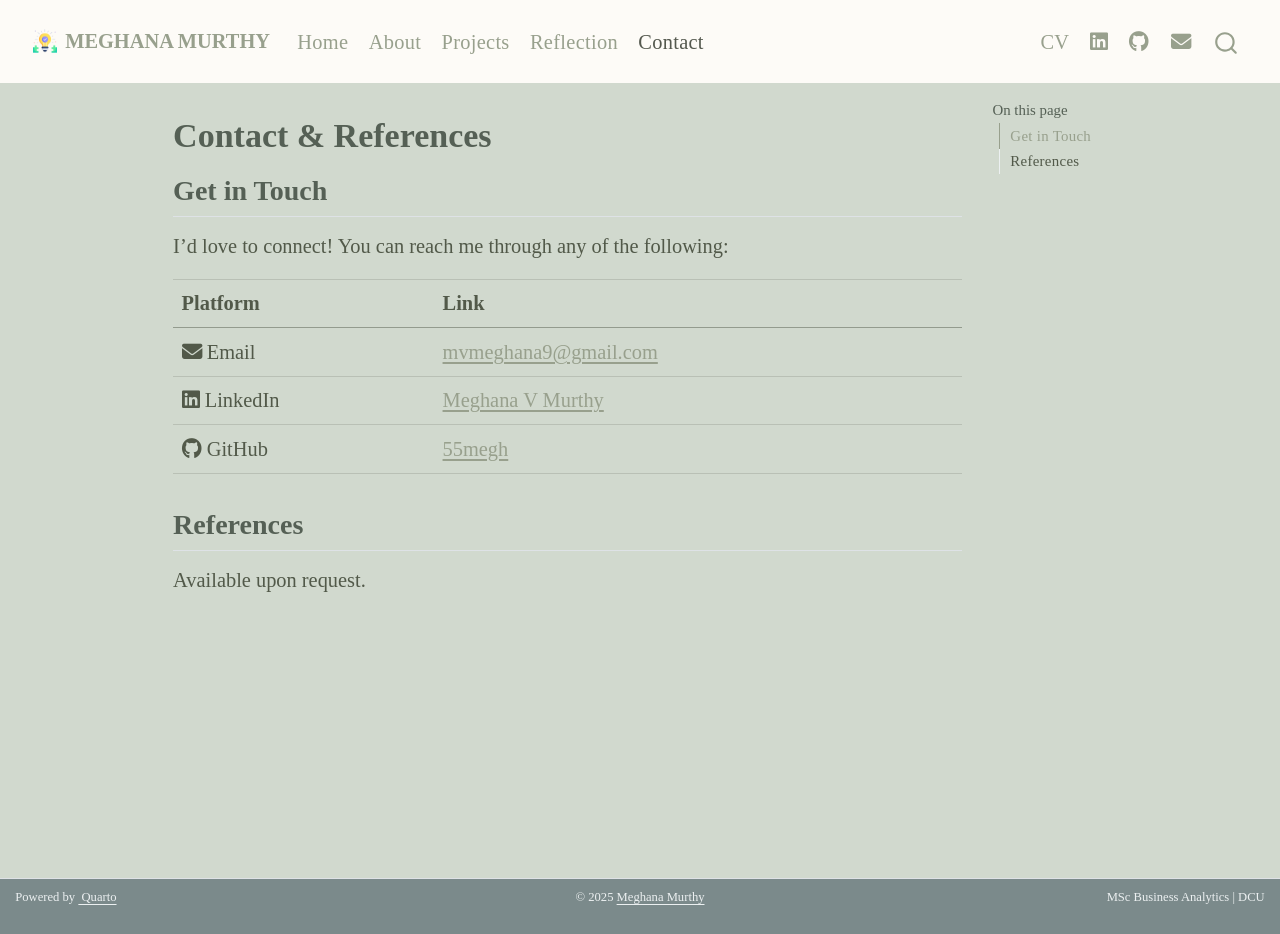
<file: docs/contact.html>
<!DOCTYPE html>
<html xmlns="http://www.w3.org/1999/xhtml" lang="en" xml:lang="en"><head>

<meta charset="utf-8">
<meta name="generator" content="quarto-1.9.37">

<meta name="viewport" content="width=device-width, initial-scale=1.0, user-scalable=yes">


<title>Contact &amp; References – MEGHANA MURTHY</title>
<style>
/* Default styles provided by pandoc.
** See https://pandoc.org/MANUAL.html#variables-for-html for config info.
*/
code{white-space: pre-wrap;}
span.smallcaps{font-variant: small-caps;}
div.columns{display: flex; gap: min(4vw, 1.5em);}
div.column{flex: auto; overflow-x: auto;}
div.hanging-indent{margin-left: 1.5em; text-indent: -1.5em;}
ul.task-list{list-style: none;}
ul.task-list li input[type="checkbox"] {
  width: 0.8em;
  margin: 0 0.8em 0.2em -1em; /* quarto-specific, see https://github.com/quarto-dev/quarto-cli/issues/4556 */ 
  vertical-align: middle;
}
</style>


<script src="site_libs/quarto-nav/quarto-nav.js"></script>
<script src="site_libs/quarto-nav/headroom.min.js"></script>
<script src="site_libs/clipboard/clipboard.min.js"></script>
<script src="site_libs/quarto-search/autocomplete.umd.js"></script>
<script src="site_libs/quarto-search/fuse.min.js"></script>
<script src="site_libs/quarto-search/quarto-search.js"></script>
<meta name="quarto:offset" content="./">
<link href="./images/favicon.ico" rel="icon">
<script src="site_libs/quarto-html/quarto.js" type="module"></script>
<script src="site_libs/quarto-html/tabsets/tabsets.js" type="module"></script>
<script src="site_libs/quarto-html/popper.min.js"></script>
<script src="site_libs/quarto-html/tippy.umd.min.js"></script>
<script src="site_libs/quarto-html/anchor.min.js"></script>
<link href="site_libs/quarto-html/tippy.css" rel="stylesheet">
<link href="site_libs/quarto-html/quarto-syntax-highlighting-acf12a64177840b8d86f2d4f01b2e9fb.css" rel="stylesheet" id="quarto-text-highlighting-styles">
<script src="site_libs/bootstrap/bootstrap.min.js"></script>
<link href="site_libs/bootstrap/bootstrap-icons.css" rel="stylesheet">
<link href="site_libs/bootstrap/bootstrap-42da3ec78090528bdaabc72ccdeb7944.min.css" rel="stylesheet" append-hash="true" id="quarto-bootstrap" data-mode="light">
<link href="site_libs/quarto-contrib/fontawesome6-6.7.2/all.min.css" rel="stylesheet">
<link href="site_libs/quarto-contrib/fontawesome6-6.7.2/latex-fontsize.css" rel="stylesheet">
<script id="quarto-search-options" type="application/json">{
  "location": "navbar",
  "copy-button": false,
  "collapse-after": 3,
  "panel-placement": "end",
  "type": "overlay",
  "limit": 50,
  "keyboard-shortcut": [
    "f",
    "/",
    "s"
  ],
  "show-item-context": false,
  "language": {
    "search-no-results-text": "No results",
    "search-matching-documents-text": "matching documents",
    "search-copy-link-title": "Copy link to search",
    "search-hide-matches-text": "Hide additional matches",
    "search-more-match-text": "more match in this document",
    "search-more-matches-text": "more matches in this document",
    "search-clear-button-title": "Clear",
    "search-text-placeholder": "",
    "search-detached-cancel-button-title": "Cancel",
    "search-submit-button-title": "Submit",
    "search-label": "Search"
  }
}</script>


<meta property="og:title" content="Contact &amp; References – MEGHANA MURTHY">
<meta property="og:description" content="A Business Analytics portfolio by Meghana Murthy">
<meta property="og:site_name" content="MEGHANA MURTHY">
</head>

<body class="nav-fixed quarto-light">

<div id="quarto-search-results"></div>
  <header id="quarto-header" class="headroom fixed-top">
    <nav class="navbar navbar-expand-lg " data-bs-theme="dark">
      <div class="navbar-container container-fluid">
      <div class="navbar-brand-container mx-auto">
    <a href="./index.html" class="navbar-brand navbar-brand-logo">
    <img src="./images/logo.png" alt="Meghana Murthy logo" class="navbar-logo light-content">
    <img src="./images/logo.png" alt="Meghana Murthy logo" class="navbar-logo dark-content">
    </a>
    <a class="navbar-brand" href="./index.html">
    <span class="navbar-title">MEGHANA MURTHY</span>
    </a>
  </div>
            <div id="quarto-search" class="" title="Search"></div>
          <button class="navbar-toggler" type="button" data-bs-toggle="collapse" data-bs-target="#navbarCollapse" aria-controls="navbarCollapse" role="menu" aria-expanded="false" aria-label="Toggle navigation" onclick="if (window.quartoToggleHeadroom) { window.quartoToggleHeadroom(); }">
  <span class="navbar-toggler-icon"></span>
</button>
          <div class="collapse navbar-collapse" id="navbarCollapse">
            <ul class="navbar-nav navbar-nav-scroll me-auto">
  <li class="nav-item">
    <a class="nav-link" href="./index.html"> 
<span class="menu-text">Home</span></a>
  </li>  
  <li class="nav-item">
    <a class="nav-link" href="./about.html"> 
<span class="menu-text">About</span></a>
  </li>  
  <li class="nav-item">
    <a class="nav-link" href="./projects/index.html"> 
<span class="menu-text">Projects</span></a>
  </li>  
  <li class="nav-item">
    <a class="nav-link" href="./reflection.html"> 
<span class="menu-text">Reflection</span></a>
  </li>  
  <li class="nav-item">
    <a class="nav-link active" href="./contact.html" aria-current="page"> 
<span class="menu-text">Contact</span></a>
  </li>  
</ul>
            <ul class="navbar-nav navbar-nav-scroll ms-auto">
  <li class="nav-item">
    <a class="nav-link" href="./cv/meghana-cv.pdf" target="_blank"> 
<span class="menu-text">CV</span></a>
  </li>  
  <li class="nav-item">
    <a class="nav-link" href="https://www.linkedin.com/in/meghana-v-murthy/" target="_blank"> 
<span class="menu-text"><i class="fa-brands fa-linkedin" aria-label="linkedin"></i></span></a>
  </li>  
  <li class="nav-item">
    <a class="nav-link" href="https://github.com/55megh" target="_blank"> 
<span class="menu-text"><i class="fa-brands fa-github" aria-label="github"></i></span></a>
  </li>  
  <li class="nav-item">
    <a class="nav-link" href="mailto:mvmeghana9@gmail.com"> 
<span class="menu-text"><i class="fa-solid fa-envelope" aria-label="envelope"></i></span></a>
  </li>  
</ul>
          </div> <!-- /navcollapse -->
            <div class="quarto-navbar-tools">
</div>
      </div> <!-- /container-fluid -->
    </nav>
</header>
<!-- content -->
<div id="quarto-content" class="quarto-container page-columns page-rows-contents page-layout-article page-navbar">
<!-- sidebar -->
<!-- margin-sidebar -->
    <div id="quarto-margin-sidebar" class="sidebar margin-sidebar">
        <nav id="TOC" role="doc-toc" class="toc-active">
    <h2 id="toc-title">On this page</h2>
   
  <ul>
  <li><a href="#get-in-touch" id="toc-get-in-touch" class="nav-link active" data-scroll-target="#get-in-touch">Get in Touch</a></li>
  <li><a href="#references" id="toc-references" class="nav-link" data-scroll-target="#references">References</a></li>
  </ul>
</nav>
    </div>
<!-- main -->
<main class="content" id="quarto-document-content">

<header id="title-block-header" class="quarto-title-block default">
<div class="quarto-title">
<h1 class="title">Contact &amp; References</h1>
</div>



<div class="quarto-title-meta">

    
  
    
  </div>
  


</header>


<section id="get-in-touch" class="level2">
<h2 class="anchored" data-anchor-id="get-in-touch">Get in Touch</h2>
<p>I’d love to connect! You can reach me through any of the following:</p>
<table class="caption-top table">
<thead>
<tr class="header">
<th>Platform</th>
<th>Link</th>
</tr>
</thead>
<tbody>
<tr class="odd">
<td><i class="fa-solid fa-envelope" aria-label="envelope"></i> Email</td>
<td><a href="mailto:mvmeghana9@gmail.com">mvmeghana9@gmail.com</a></td>
</tr>
<tr class="even">
<td><i class="fa-brands fa-linkedin" aria-label="linkedin"></i> LinkedIn</td>
<td><a href="https://www.linkedin.com/in/meghana-v-murthy/" target="_blank">Meghana V Murthy</a></td>
</tr>
<tr class="odd">
<td><i class="fa-brands fa-github" aria-label="github"></i> GitHub</td>
<td><a href="https://github.com/55megh" target="_blank">55megh</a></td>
</tr>
</tbody>
</table>
</section>
<section id="references" class="level2">
<h2 class="anchored" data-anchor-id="references">References</h2>
<p>Available upon request.</p>


</section>

<a onclick="window.scrollTo(0, 0); return false;" role="button" id="quarto-back-to-top"><i class="bi bi-arrow-up"></i> Back to top</a></main> <!-- /main -->
<script id="quarto-html-after-body" type="application/javascript">
  window.document.addEventListener("DOMContentLoaded", function (event) {
    const icon = "";
    const anchorJS = new window.AnchorJS();
    anchorJS.options = {
      placement: 'right',
      icon: icon
    };
    anchorJS.add('.anchored');
    const isCodeAnnotation = (el) => {
      for (const clz of el.classList) {
        if (clz.startsWith('code-annotation-')) {                     
          return true;
        }
      }
      return false;
    }
    const onCopySuccess = function(e) {
      // button target
      const button = e.trigger;
      // don't keep focus
      button.blur();
      // flash "checked"
      button.classList.add('code-copy-button-checked');
      var currentTitle = button.getAttribute("title");
      button.setAttribute("title", "Copied!");
      let tooltip;
      if (window.bootstrap) {
        button.setAttribute("data-bs-toggle", "tooltip");
        button.setAttribute("data-bs-placement", "left");
        button.setAttribute("data-bs-title", "Copied!");
        tooltip = new bootstrap.Tooltip(button, 
          { trigger: "manual", 
            customClass: "code-copy-button-tooltip",
            offset: [0, -8]});
        tooltip.show();    
      }
      setTimeout(function() {
        if (tooltip) {
          tooltip.hide();
          button.removeAttribute("data-bs-title");
          button.removeAttribute("data-bs-toggle");
          button.removeAttribute("data-bs-placement");
        }
        button.setAttribute("title", currentTitle);
        button.classList.remove('code-copy-button-checked');
      }, 1000);
      // clear code selection
      e.clearSelection();
    }
    const getTextToCopy = function(trigger) {
      const outerScaffold = trigger.parentElement.cloneNode(true);
      const codeEl = outerScaffold.querySelector('code');
      for (const childEl of codeEl.children) {
        if (isCodeAnnotation(childEl)) {
          childEl.remove();
        }
      }
      return codeEl.innerText;
    }
    const clipboard = new window.ClipboardJS('.code-copy-button:not([data-in-quarto-modal])', {
      text: getTextToCopy
    });
    clipboard.on('success', onCopySuccess);
    if (window.document.getElementById('quarto-embedded-source-code-modal')) {
      const clipboardModal = new window.ClipboardJS('.code-copy-button[data-in-quarto-modal]', {
        text: getTextToCopy,
        container: window.document.getElementById('quarto-embedded-source-code-modal')
      });
      clipboardModal.on('success', onCopySuccess);
    }
      var localhostRegex = new RegExp(/^(?:http|https):\/\/localhost\:?[0-9]*\//);
      var mailtoRegex = new RegExp(/^mailto:/);
        var filterRegex = new RegExp("https:\/\/55megh\.github\.io\/my-portfolio");
      var isInternal = (href) => {
          return filterRegex.test(href) || localhostRegex.test(href) || mailtoRegex.test(href);
      }
      // Inspect non-navigation links and adorn them if external
     var links = window.document.querySelectorAll('a[href]:not(.nav-link):not(.navbar-brand):not(.toc-action):not(.sidebar-link):not(.sidebar-item-toggle):not(.pagination-link):not(.no-external):not([aria-hidden]):not(.dropdown-item):not(.quarto-navigation-tool):not(.about-link)');
      for (var i=0; i<links.length; i++) {
        const link = links[i];
        if (!isInternal(link.href)) {
          // undo the damage that might have been done by quarto-nav.js in the case of
          // links that we want to consider external
          if (link.dataset.originalHref !== undefined) {
            link.href = link.dataset.originalHref;
          }
            // target, if specified
            link.setAttribute("target", "_blank");
            if (link.getAttribute("rel") === null) {
              link.setAttribute("rel", "noopener");
            }
        }
      }
    function tippyHover(el, contentFn, onTriggerFn, onUntriggerFn) {
      const config = {
        allowHTML: true,
        maxWidth: 500,
        delay: 100,
        arrow: false,
        appendTo: function(el) {
            return el.parentElement;
        },
        interactive: true,
        interactiveBorder: 10,
        theme: 'quarto',
        placement: 'bottom-start',
      };
      if (contentFn) {
        config.content = contentFn;
      }
      if (onTriggerFn) {
        config.onTrigger = onTriggerFn;
      }
      if (onUntriggerFn) {
        config.onUntrigger = onUntriggerFn;
      }
      window.tippy(el, config); 
    }
    const noterefs = window.document.querySelectorAll('a[role="doc-noteref"]');
    for (var i=0; i<noterefs.length; i++) {
      const ref = noterefs[i];
      tippyHover(ref, function() {
        // use id or data attribute instead here
        let href = ref.getAttribute('data-footnote-href') || ref.getAttribute('href');
        try { href = new URL(href).hash; } catch {}
        const id = href.replace(/^#\/?/, "");
        const note = window.document.getElementById(id);
        if (note) {
          return note.innerHTML;
        } else {
          return "";
        }
      });
    }
    const xrefs = window.document.querySelectorAll('a.quarto-xref');
    const processXRef = (id, note) => {
      // Strip column container classes
      const stripColumnClz = (el) => {
        el.classList.remove("page-full", "page-columns");
        if (el.children) {
          for (const child of el.children) {
            stripColumnClz(child);
          }
        }
      }
      stripColumnClz(note)
      if (id === null || id.startsWith('sec-')) {
        // Special case sections, only their first couple elements
        const container = document.createElement("div");
        if (note.children && note.children.length > 2) {
          container.appendChild(note.children[0].cloneNode(true));
          for (let i = 1; i < note.children.length; i++) {
            const child = note.children[i];
            if (child.tagName === "P" && child.innerText === "") {
              continue;
            } else {
              container.appendChild(child.cloneNode(true));
              break;
            }
          }
          if (window.Quarto?.typesetMath) {
            window.Quarto.typesetMath(container);
          }
          return container.innerHTML
        } else {
          if (window.Quarto?.typesetMath) {
            window.Quarto.typesetMath(note);
          }
          return note.innerHTML;
        }
      } else {
        // Remove any anchor links if they are present
        const anchorLink = note.querySelector('a.anchorjs-link');
        if (anchorLink) {
          anchorLink.remove();
        }
        if (window.Quarto?.typesetMath) {
          window.Quarto.typesetMath(note);
        }
        if (note.classList.contains("callout")) {
          return note.outerHTML;
        } else {
          return note.innerHTML;
        }
      }
    }
    for (var i=0; i<xrefs.length; i++) {
      const xref = xrefs[i];
      tippyHover(xref, undefined, function(instance) {
        instance.disable();
        let url = xref.getAttribute('href');
        let hash = undefined; 
        if (url.startsWith('#')) {
          hash = url;
        } else {
          try { hash = new URL(url).hash; } catch {}
        }
        if (hash) {
          const id = hash.replace(/^#\/?/, "");
          const note = window.document.getElementById(id);
          if (note !== null) {
            try {
              const html = processXRef(id, note.cloneNode(true));
              instance.setContent(html);
            } finally {
              instance.enable();
              instance.show();
            }
          } else {
            // See if we can fetch this
            fetch(url.split('#')[0])
            .then(res => res.text())
            .then(html => {
              const parser = new DOMParser();
              const htmlDoc = parser.parseFromString(html, "text/html");
              const note = htmlDoc.getElementById(id);
              if (note !== null) {
                const html = processXRef(id, note);
                instance.setContent(html);
              } 
            }).finally(() => {
              instance.enable();
              instance.show();
            });
          }
        } else {
          // See if we can fetch a full url (with no hash to target)
          // This is a special case and we should probably do some content thinning / targeting
          fetch(url)
          .then(res => res.text())
          .then(html => {
            const parser = new DOMParser();
            const htmlDoc = parser.parseFromString(html, "text/html");
            const note = htmlDoc.querySelector('main.content');
            if (note !== null) {
              // This should only happen for chapter cross references
              // (since there is no id in the URL)
              // remove the first header
              if (note.children.length > 0 && note.children[0].tagName === "HEADER") {
                note.children[0].remove();
              }
              const html = processXRef(null, note);
              instance.setContent(html);
            } 
          }).finally(() => {
            instance.enable();
            instance.show();
          });
        }
      }, function(instance) {
      });
    }
        let selectedAnnoteEl;
        const selectorForAnnotation = ( cell, annotation) => {
          let cellAttr = 'data-code-cell="' + cell + '"';
          let lineAttr = 'data-code-annotation="' +  annotation + '"';
          const selector = 'span[' + cellAttr + '][' + lineAttr + ']';
          return selector;
        }
        const selectCodeLines = (annoteEl) => {
          const doc = window.document;
          const targetCell = annoteEl.getAttribute("data-target-cell");
          const targetAnnotation = annoteEl.getAttribute("data-target-annotation");
          const annoteSpan = window.document.querySelector(selectorForAnnotation(targetCell, targetAnnotation));
          const lines = annoteSpan.getAttribute("data-code-lines").split(",");
          const lineIds = lines.map((line) => {
            return targetCell + "-" + line;
          })
          let top = null;
          let height = null;
          let parent = null;
          if (lineIds.length > 0) {
              //compute the position of the single el (top and bottom and make a div)
              const el = window.document.getElementById(lineIds[0]);
              top = el.offsetTop;
              height = el.offsetHeight;
              parent = el.parentElement.parentElement;
            if (lineIds.length > 1) {
              const lastEl = window.document.getElementById(lineIds[lineIds.length - 1]);
              const bottom = lastEl.offsetTop + lastEl.offsetHeight;
              height = bottom - top;
            }
            if (top !== null && height !== null && parent !== null) {
              // cook up a div (if necessary) and position it 
              let div = window.document.getElementById("code-annotation-line-highlight");
              if (div === null) {
                div = window.document.createElement("div");
                div.setAttribute("id", "code-annotation-line-highlight");
                div.style.position = 'absolute';
                parent.appendChild(div);
              }
              div.style.top = top - 2 + "px";
              div.style.height = height + 4 + "px";
              div.style.left = 0;
              let gutterDiv = window.document.getElementById("code-annotation-line-highlight-gutter");
              if (gutterDiv === null) {
                gutterDiv = window.document.createElement("div");
                gutterDiv.setAttribute("id", "code-annotation-line-highlight-gutter");
                gutterDiv.style.position = 'absolute';
                const codeCell = window.document.getElementById(targetCell);
                const gutter = codeCell.querySelector('.code-annotation-gutter');
                gutter.appendChild(gutterDiv);
              }
              gutterDiv.style.top = top - 2 + "px";
              gutterDiv.style.height = height + 4 + "px";
            }
            selectedAnnoteEl = annoteEl;
          }
        };
        const unselectCodeLines = () => {
          const elementsIds = ["code-annotation-line-highlight", "code-annotation-line-highlight-gutter"];
          elementsIds.forEach((elId) => {
            const div = window.document.getElementById(elId);
            if (div) {
              div.remove();
            }
          });
          selectedAnnoteEl = undefined;
        };
          // Handle positioning of the toggle
      window.addEventListener(
        "resize",
        throttle(() => {
          elRect = undefined;
          if (selectedAnnoteEl) {
            selectCodeLines(selectedAnnoteEl);
          }
        }, 10)
      );
      function throttle(fn, ms) {
      let throttle = false;
      let timer;
        return (...args) => {
          if(!throttle) { // first call gets through
              fn.apply(this, args);
              throttle = true;
          } else { // all the others get throttled
              if(timer) clearTimeout(timer); // cancel #2
              timer = setTimeout(() => {
                fn.apply(this, args);
                timer = throttle = false;
              }, ms);
          }
        };
      }
        // Attach click handler to the DT
        const annoteDls = window.document.querySelectorAll('dt[data-target-cell]');
        for (const annoteDlNode of annoteDls) {
          annoteDlNode.addEventListener('click', (event) => {
            const clickedEl = event.target;
            if (clickedEl !== selectedAnnoteEl) {
              unselectCodeLines();
              const activeEl = window.document.querySelector('dt[data-target-cell].code-annotation-active');
              if (activeEl) {
                activeEl.classList.remove('code-annotation-active');
              }
              selectCodeLines(clickedEl);
              clickedEl.classList.add('code-annotation-active');
            } else {
              // Unselect the line
              unselectCodeLines();
              clickedEl.classList.remove('code-annotation-active');
            }
          });
        }
    const findCites = (el) => {
      const parentEl = el.parentElement;
      if (parentEl) {
        const cites = parentEl.dataset.cites;
        if (cites) {
          return {
            el,
            cites: cites.split(' ')
          };
        } else {
          return findCites(el.parentElement)
        }
      } else {
        return undefined;
      }
    };
    var bibliorefs = window.document.querySelectorAll('a[role="doc-biblioref"]');
    for (var i=0; i<bibliorefs.length; i++) {
      const ref = bibliorefs[i];
      const citeInfo = findCites(ref);
      if (citeInfo) {
        tippyHover(citeInfo.el, function() {
          var popup = window.document.createElement('div');
          citeInfo.cites.forEach(function(cite) {
            var citeDiv = window.document.createElement('div');
            citeDiv.classList.add('hanging-indent');
            citeDiv.classList.add('csl-entry');
            var biblioDiv = window.document.getElementById('ref-' + cite);
            if (biblioDiv) {
              citeDiv.innerHTML = biblioDiv.innerHTML;
            }
            popup.appendChild(citeDiv);
          });
          return popup.innerHTML;
        });
      }
    }
  });
  </script>
</div> <!-- /content -->
<footer class="footer">
  <div class="nav-footer">
    <div class="nav-footer-left">
<p>Powered by <a href="https://quarto.org" target="_blank"><i class="fa-brands fa-quarto" aria-label="quarto"></i> Quarto</a></p>
</div>   
    <div class="nav-footer-center">
<p>© 2025 <a href="https://55megh.github.io/my-portfolio" target="_blank">Meghana Murthy</a></p>
</div>
    <div class="nav-footer-right">
<p>MSc Business Analytics | DCU</p>
</div>
  </div>
</footer>




</body></html>
</file>
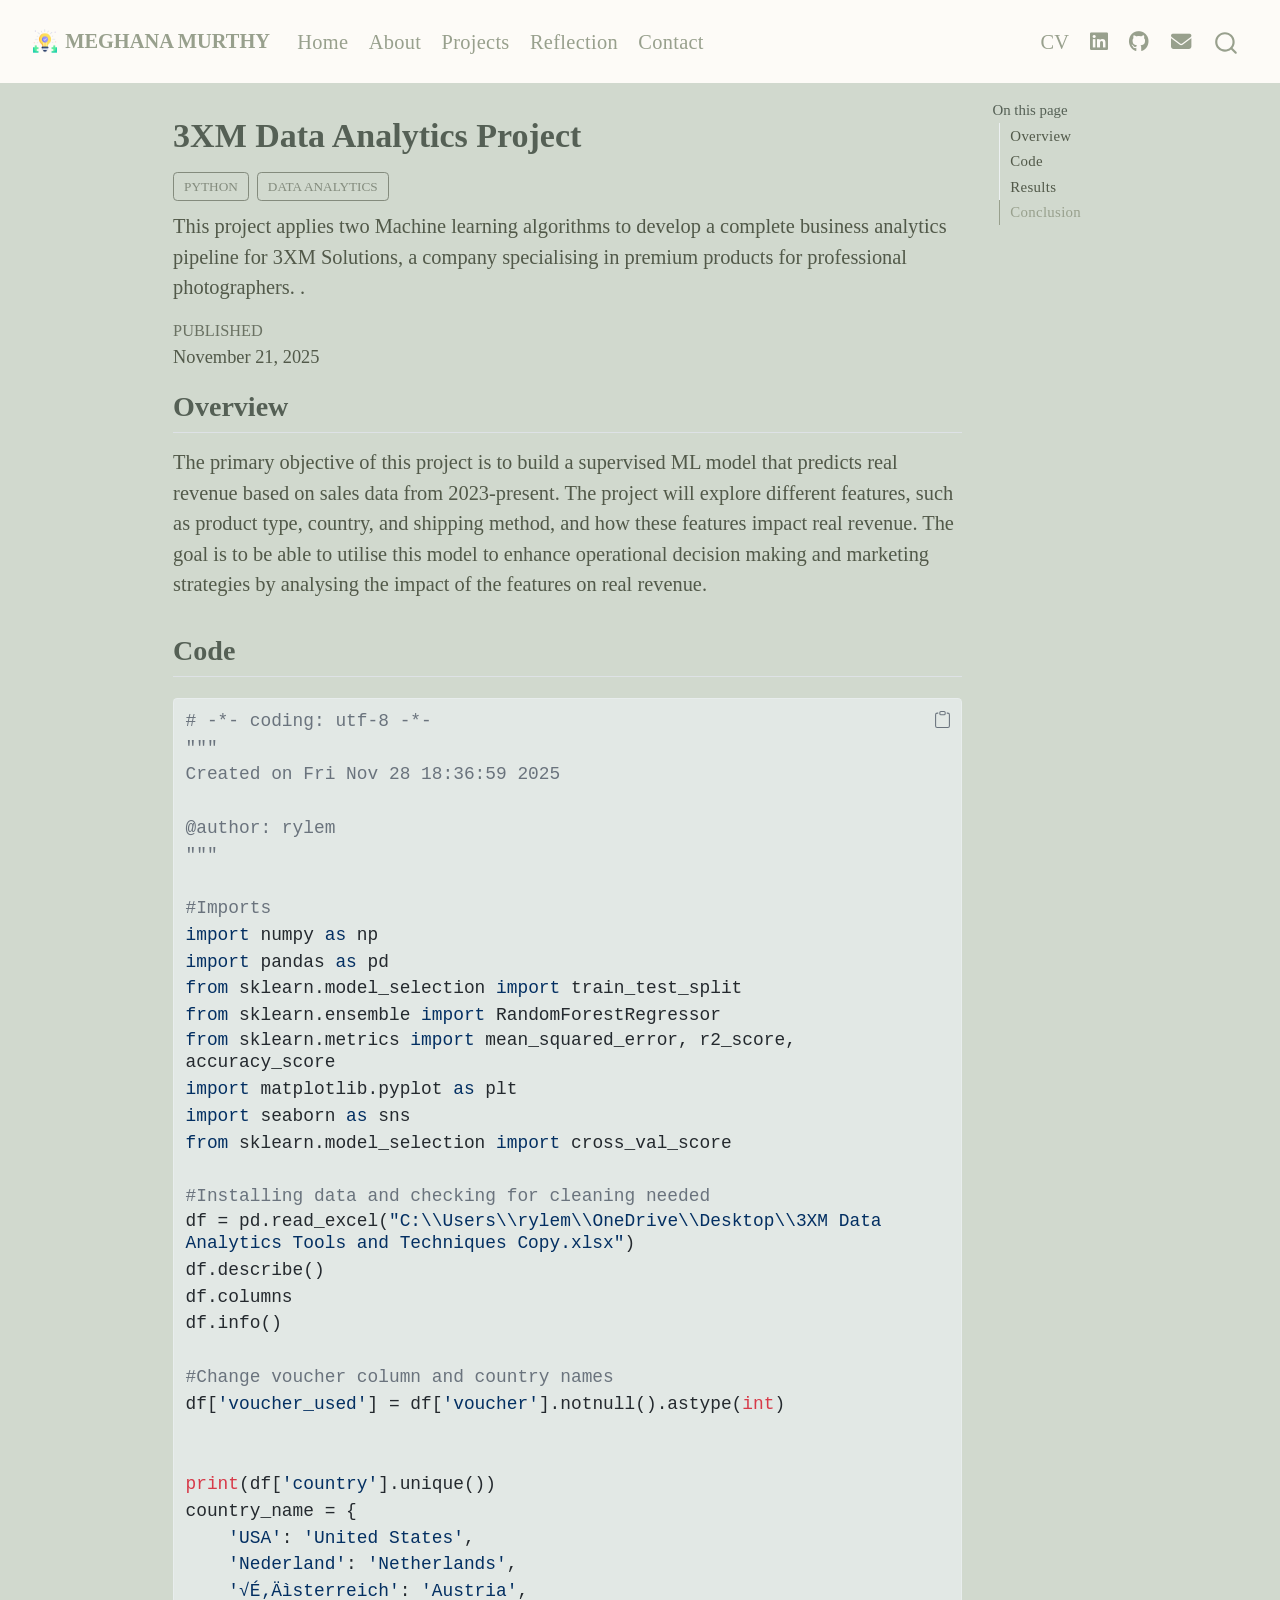
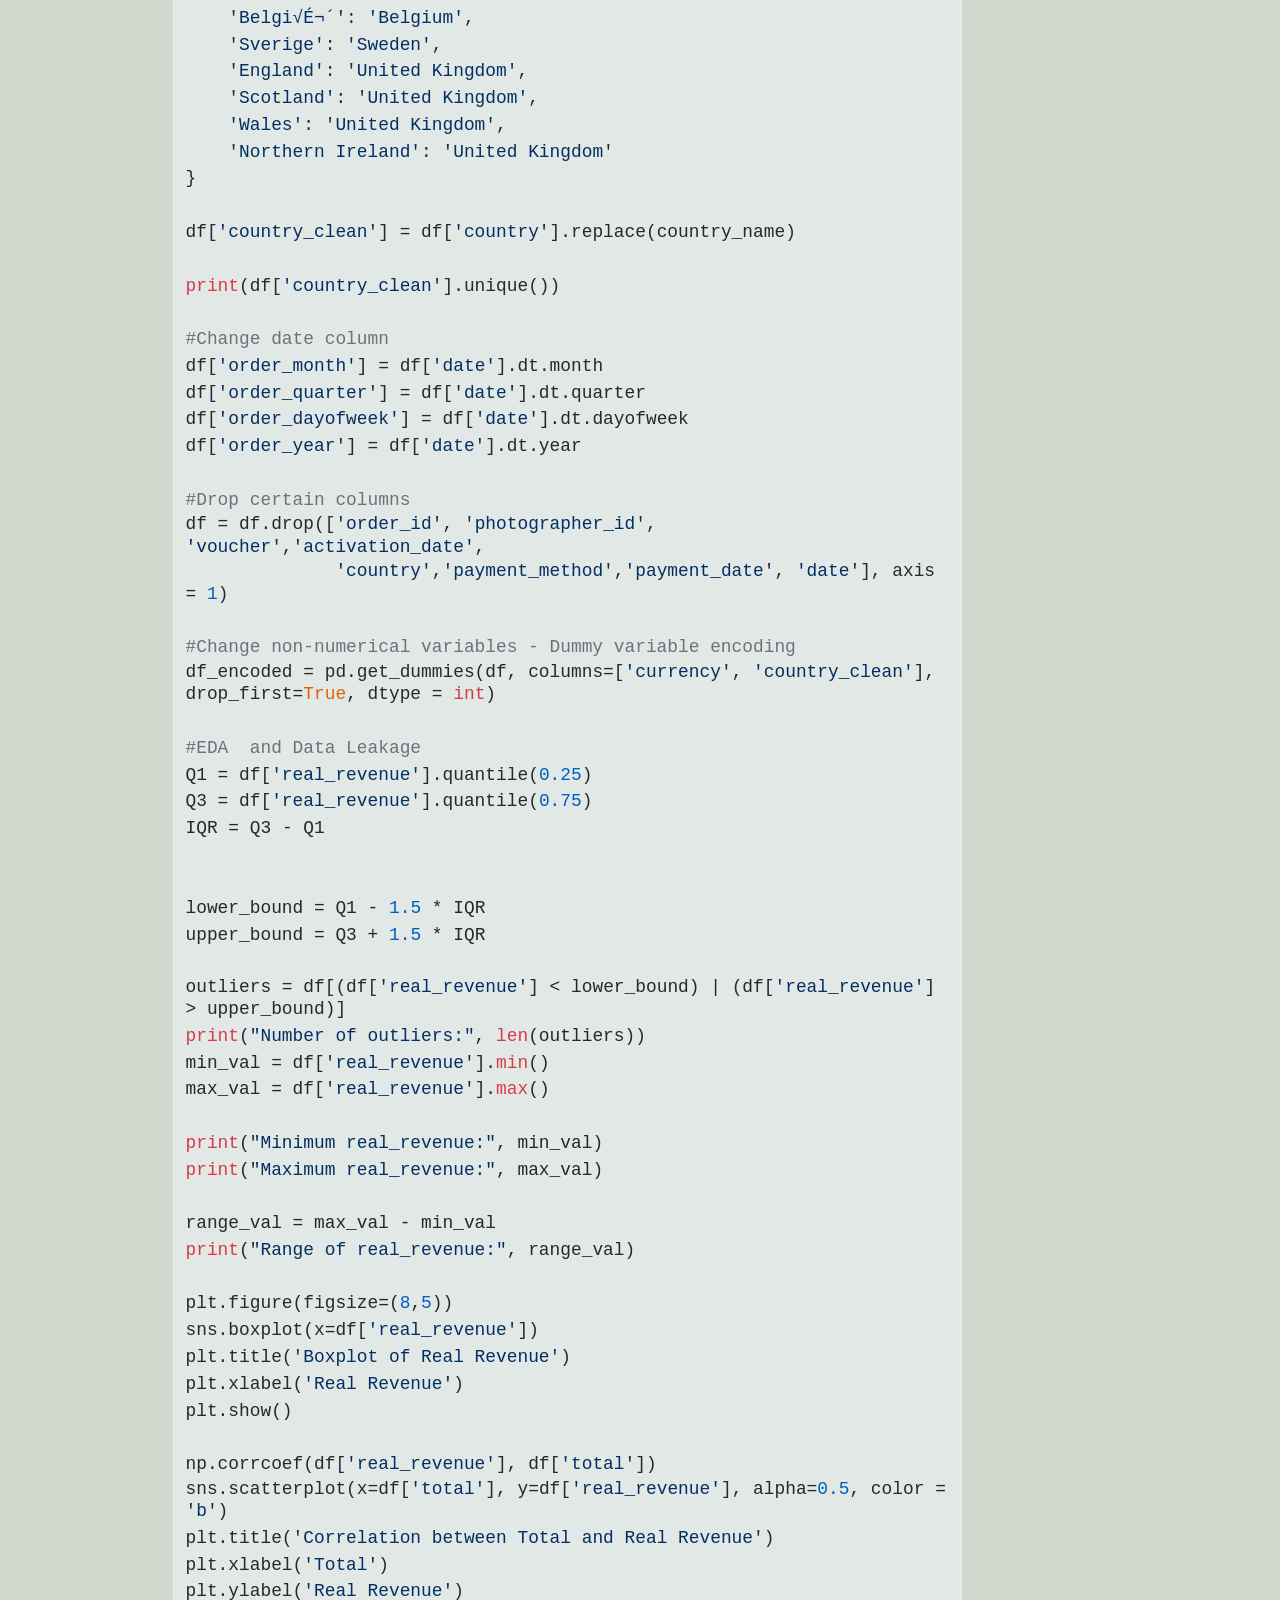
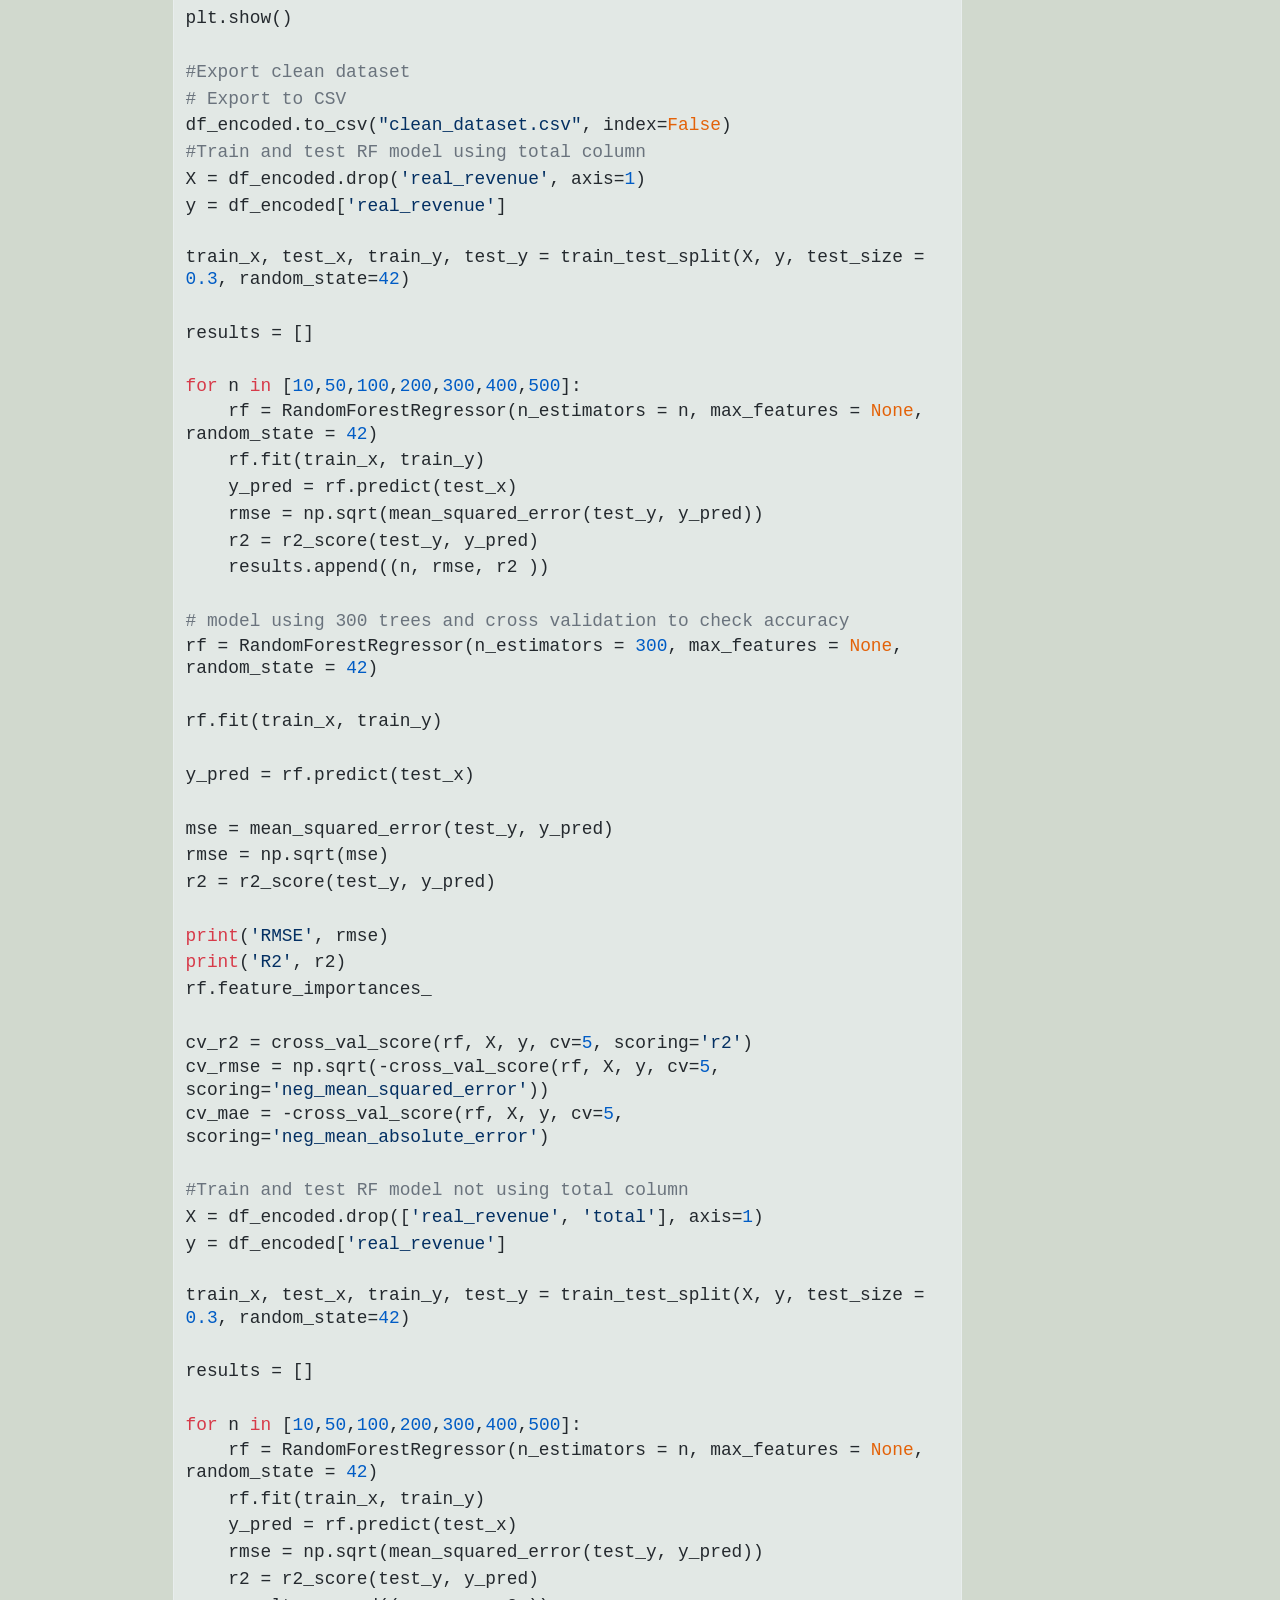
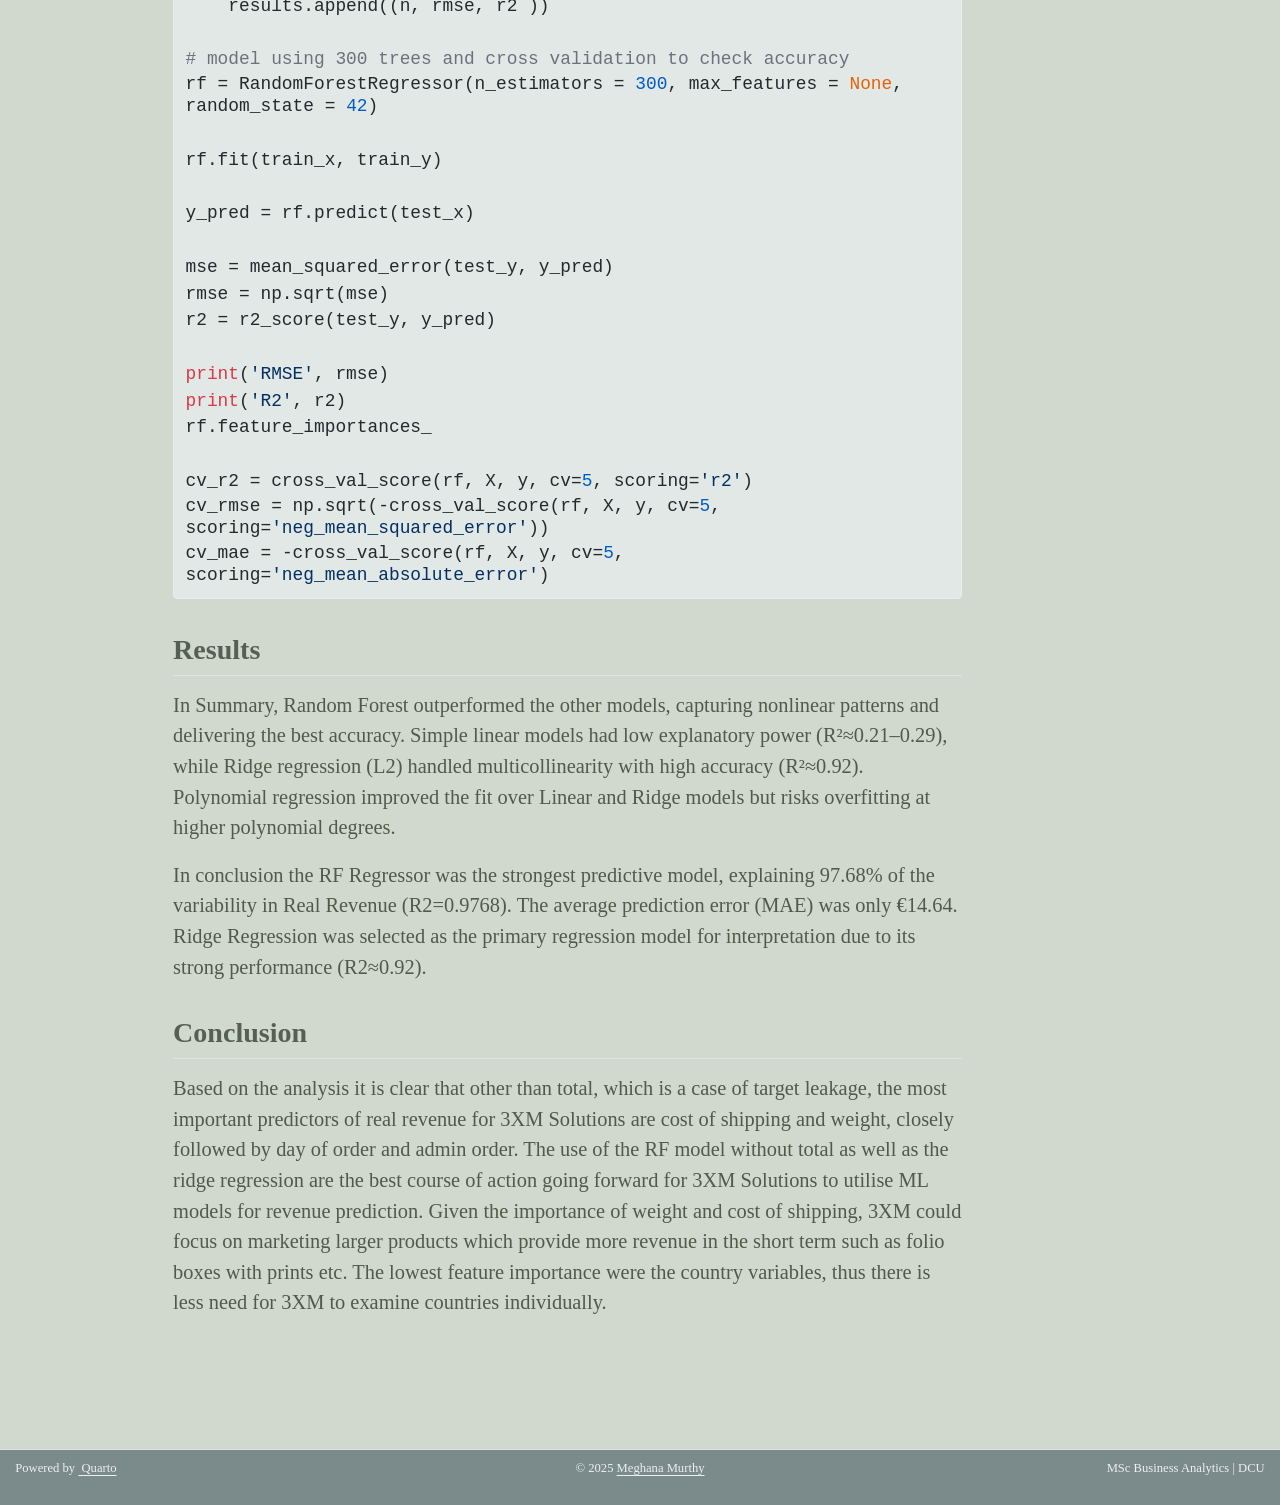
<file: docs/projects/list/3xm-analytics.html>
<!DOCTYPE html>
<html xmlns="http://www.w3.org/1999/xhtml" lang="en" xml:lang="en"><head>

<meta charset="utf-8">
<meta name="generator" content="quarto-1.9.37">

<meta name="viewport" content="width=device-width, initial-scale=1.0, user-scalable=yes">

<meta name="dcterms.date" content="2025-11-21">
<meta name="description" content="This project applies two Machine learning algorithms to develop a complete business analytics pipeline for 3XM Solutions, a company specialising in premium products for professional photographers. .">

<title>3XM Data Analytics Project – MEGHANA MURTHY</title>
<style>
/* Default styles provided by pandoc.
** See https://pandoc.org/MANUAL.html#variables-for-html for config info.
*/
code{white-space: pre-wrap;}
span.smallcaps{font-variant: small-caps;}
div.columns{display: flex; gap: min(4vw, 1.5em);}
div.column{flex: auto; overflow-x: auto;}
div.hanging-indent{margin-left: 1.5em; text-indent: -1.5em;}
ul.task-list{list-style: none;}
ul.task-list li input[type="checkbox"] {
  width: 0.8em;
  margin: 0 0.8em 0.2em -1em; /* quarto-specific, see https://github.com/quarto-dev/quarto-cli/issues/4556 */ 
  vertical-align: middle;
}
/* CSS for syntax highlighting */
html { -webkit-text-size-adjust: 100%; }
pre > code.sourceCode { white-space: pre; position: relative; }
pre > code.sourceCode > span { display: inline-block; line-height: 1.25; }
pre > code.sourceCode > span:empty { height: 1.2em; }
.sourceCode { overflow: visible; }
code.sourceCode > span { color: inherit; text-decoration: inherit; }
div.sourceCode { margin: 1em 0; }
pre.sourceCode { margin: 0; }
@media screen {
div.sourceCode { overflow: auto; }
}
@media print {
pre > code.sourceCode { white-space: pre-wrap; }
pre > code.sourceCode > span { text-indent: -5em; padding-left: 5em; }
}
pre.numberSource code
  { counter-reset: source-line 0; }
pre.numberSource code > span
  { position: relative; left: -4em; counter-increment: source-line; }
pre.numberSource code > span > a:first-child::before
  { content: counter(source-line);
    position: relative; left: -1em; text-align: right; vertical-align: baseline;
    border: none; display: inline-block;
    -webkit-touch-callout: none; -webkit-user-select: none;
    -khtml-user-select: none; -moz-user-select: none;
    -ms-user-select: none; user-select: none;
    padding: 0 4px; width: 4em;
  }
pre.numberSource { margin-left: 3em;  padding-left: 4px; }
div.sourceCode
  {   }
@media screen {
pre > code.sourceCode > span > a:first-child::before { text-decoration: underline; }
}
</style>


<script src="../../site_libs/quarto-nav/quarto-nav.js"></script>
<script src="../../site_libs/quarto-nav/headroom.min.js"></script>
<script src="../../site_libs/clipboard/clipboard.min.js"></script>
<script src="../../site_libs/quarto-search/autocomplete.umd.js"></script>
<script src="../../site_libs/quarto-search/fuse.min.js"></script>
<script src="../../site_libs/quarto-search/quarto-search.js"></script>
<meta name="quarto:offset" content="../../">
<link href="../../images/favicon.ico" rel="icon">
<script src="../../site_libs/quarto-html/quarto.js" type="module"></script>
<script src="../../site_libs/quarto-html/tabsets/tabsets.js" type="module"></script>
<script src="../../site_libs/quarto-html/popper.min.js"></script>
<script src="../../site_libs/quarto-html/tippy.umd.min.js"></script>
<script src="../../site_libs/quarto-html/anchor.min.js"></script>
<link href="../../site_libs/quarto-html/tippy.css" rel="stylesheet">
<link href="../../site_libs/quarto-html/quarto-syntax-highlighting-acf12a64177840b8d86f2d4f01b2e9fb.css" rel="stylesheet" id="quarto-text-highlighting-styles">
<script src="../../site_libs/bootstrap/bootstrap.min.js"></script>
<link href="../../site_libs/bootstrap/bootstrap-icons.css" rel="stylesheet">
<link href="../../site_libs/bootstrap/bootstrap-42da3ec78090528bdaabc72ccdeb7944.min.css" rel="stylesheet" append-hash="true" id="quarto-bootstrap" data-mode="light">
<link href="../../site_libs/quarto-contrib/fontawesome6-6.7.2/all.min.css" rel="stylesheet">
<link href="../../site_libs/quarto-contrib/fontawesome6-6.7.2/latex-fontsize.css" rel="stylesheet">
<script id="quarto-search-options" type="application/json">{
  "location": "navbar",
  "copy-button": false,
  "collapse-after": 3,
  "panel-placement": "end",
  "type": "overlay",
  "limit": 50,
  "keyboard-shortcut": [
    "f",
    "/",
    "s"
  ],
  "show-item-context": false,
  "language": {
    "search-no-results-text": "No results",
    "search-matching-documents-text": "matching documents",
    "search-copy-link-title": "Copy link to search",
    "search-hide-matches-text": "Hide additional matches",
    "search-more-match-text": "more match in this document",
    "search-more-matches-text": "more matches in this document",
    "search-clear-button-title": "Clear",
    "search-text-placeholder": "",
    "search-detached-cancel-button-title": "Cancel",
    "search-submit-button-title": "Submit",
    "search-label": "Search"
  }
}</script>


<meta property="og:title" content="3XM Data Analytics Project – MEGHANA MURTHY">
<meta property="og:description" content="This project applies two Machine learning algorithms to develop a complete business analytics pipeline for 3XM Solutions, a company specialising in premium products for professional photographers. .">
<meta property="og:image" content="https://55megh.github.io/my-portfolio/images/da.png">
<meta property="og:site_name" content="MEGHANA MURTHY">
<meta property="og:image:height" content="2500">
<meta property="og:image:width" content="2500">
</head>

<body class="nav-fixed quarto-light">

<div id="quarto-search-results"></div>
  <header id="quarto-header" class="headroom fixed-top">
    <nav class="navbar navbar-expand-lg " data-bs-theme="dark">
      <div class="navbar-container container-fluid">
      <div class="navbar-brand-container mx-auto">
    <a href="../../index.html" class="navbar-brand navbar-brand-logo">
    <img src="../../images/logo.png" alt="Meghana Murthy logo" class="navbar-logo light-content">
    <img src="../../images/logo.png" alt="Meghana Murthy logo" class="navbar-logo dark-content">
    </a>
    <a class="navbar-brand" href="../../index.html">
    <span class="navbar-title">MEGHANA MURTHY</span>
    </a>
  </div>
            <div id="quarto-search" class="" title="Search"></div>
          <button class="navbar-toggler" type="button" data-bs-toggle="collapse" data-bs-target="#navbarCollapse" aria-controls="navbarCollapse" role="menu" aria-expanded="false" aria-label="Toggle navigation" onclick="if (window.quartoToggleHeadroom) { window.quartoToggleHeadroom(); }">
  <span class="navbar-toggler-icon"></span>
</button>
          <div class="collapse navbar-collapse" id="navbarCollapse">
            <ul class="navbar-nav navbar-nav-scroll me-auto">
  <li class="nav-item">
    <a class="nav-link" href="../../index.html"> 
<span class="menu-text">Home</span></a>
  </li>  
  <li class="nav-item">
    <a class="nav-link" href="../../about.html"> 
<span class="menu-text">About</span></a>
  </li>  
  <li class="nav-item">
    <a class="nav-link" href="../../projects/index.html"> 
<span class="menu-text">Projects</span></a>
  </li>  
  <li class="nav-item">
    <a class="nav-link" href="../../reflection.html"> 
<span class="menu-text">Reflection</span></a>
  </li>  
  <li class="nav-item">
    <a class="nav-link" href="../../contact.html"> 
<span class="menu-text">Contact</span></a>
  </li>  
</ul>
            <ul class="navbar-nav navbar-nav-scroll ms-auto">
  <li class="nav-item">
    <a class="nav-link" href="../../cv/meghana-cv.pdf" target="_blank"> 
<span class="menu-text">CV</span></a>
  </li>  
  <li class="nav-item">
    <a class="nav-link" href="https://www.linkedin.com/in/meghana-v-murthy/" target="_blank"> 
<span class="menu-text"><i class="fa-brands fa-linkedin" aria-label="linkedin"></i></span></a>
  </li>  
  <li class="nav-item">
    <a class="nav-link" href="https://github.com/55megh" target="_blank"> 
<span class="menu-text"><i class="fa-brands fa-github" aria-label="github"></i></span></a>
  </li>  
  <li class="nav-item">
    <a class="nav-link" href="mailto:mvmeghana9@gmail.com"> 
<span class="menu-text"><i class="fa-solid fa-envelope" aria-label="envelope"></i></span></a>
  </li>  
</ul>
          </div> <!-- /navcollapse -->
            <div class="quarto-navbar-tools">
</div>
      </div> <!-- /container-fluid -->
    </nav>
</header>
<!-- content -->
<div id="quarto-content" class="quarto-container page-columns page-rows-contents page-layout-article page-navbar">
<!-- sidebar -->
<!-- margin-sidebar -->
    <div id="quarto-margin-sidebar" class="sidebar margin-sidebar">
        <nav id="TOC" role="doc-toc" class="toc-active">
    <h2 id="toc-title">On this page</h2>
   
  <ul>
  <li><a href="#overview" id="toc-overview" class="nav-link active" data-scroll-target="#overview">Overview</a></li>
  <li><a href="#code" id="toc-code" class="nav-link" data-scroll-target="#code">Code</a></li>
  <li><a href="#results" id="toc-results" class="nav-link" data-scroll-target="#results">Results</a></li>
  <li><a href="#conclusion" id="toc-conclusion" class="nav-link" data-scroll-target="#conclusion">Conclusion</a></li>
  </ul>
</nav>
    </div>
<!-- main -->
<main class="content" id="quarto-document-content">

<header id="title-block-header" class="quarto-title-block default">
<div class="quarto-title">
<h1 class="title">3XM Data Analytics Project</h1>
  <div class="quarto-categories">
    <div class="quarto-category">Python</div>
    <div class="quarto-category">Data Analytics</div>
  </div>
  </div>

<div>
  <div class="description">
    This project applies two Machine learning algorithms to develop a complete business analytics pipeline for 3XM Solutions, a company specialising in premium products for professional photographers. .
  </div>
</div>


<div class="quarto-title-meta">

    
    <div>
    <div class="quarto-title-meta-heading">Published</div>
    <div class="quarto-title-meta-contents">
      <p class="date">November 21, 2025</p>
    </div>
  </div>
  
    
  </div>
  


</header>


<section id="overview" class="level2">
<h2 class="anchored" data-anchor-id="overview">Overview</h2>
<p>The primary objective of this project is to build a supervised ML model that predicts real revenue based on sales data from 2023-present. The project will explore different features, such as product type, country, and shipping method, and how these features impact real revenue. The goal is to be able to utilise this model to enhance operational decision making and marketing strategies by analysing the impact of the features on real revenue.</p>
</section>
<section id="code" class="level2">
<h2 class="anchored" data-anchor-id="code">Code</h2>
<div id="84c62e77" class="cell" data-execution_count="1">
<div class="code-copy-outer-scaffold"><div class="sourceCode cell-code" id="cb1"><pre class="sourceCode python code-with-copy"><code class="sourceCode python"><span id="cb1-1"><a href="#cb1-1" aria-hidden="true" tabindex="-1"></a><span class="co"># -*- coding: utf-8 -*-</span></span>
<span id="cb1-2"><a href="#cb1-2" aria-hidden="true" tabindex="-1"></a><span class="co">"""</span></span>
<span id="cb1-3"><a href="#cb1-3" aria-hidden="true" tabindex="-1"></a><span class="co">Created on Fri Nov 28 18:36:59 2025</span></span>
<span id="cb1-4"><a href="#cb1-4" aria-hidden="true" tabindex="-1"></a></span>
<span id="cb1-5"><a href="#cb1-5" aria-hidden="true" tabindex="-1"></a><span class="co">@author: rylem</span></span>
<span id="cb1-6"><a href="#cb1-6" aria-hidden="true" tabindex="-1"></a><span class="co">"""</span></span>
<span id="cb1-7"><a href="#cb1-7" aria-hidden="true" tabindex="-1"></a></span>
<span id="cb1-8"><a href="#cb1-8" aria-hidden="true" tabindex="-1"></a><span class="co">#Imports</span></span>
<span id="cb1-9"><a href="#cb1-9" aria-hidden="true" tabindex="-1"></a><span class="im">import</span> numpy <span class="im">as</span> np</span>
<span id="cb1-10"><a href="#cb1-10" aria-hidden="true" tabindex="-1"></a><span class="im">import</span> pandas <span class="im">as</span> pd</span>
<span id="cb1-11"><a href="#cb1-11" aria-hidden="true" tabindex="-1"></a><span class="im">from</span> sklearn.model_selection <span class="im">import</span> train_test_split</span>
<span id="cb1-12"><a href="#cb1-12" aria-hidden="true" tabindex="-1"></a><span class="im">from</span> sklearn.ensemble <span class="im">import</span> RandomForestRegressor</span>
<span id="cb1-13"><a href="#cb1-13" aria-hidden="true" tabindex="-1"></a><span class="im">from</span> sklearn.metrics <span class="im">import</span> mean_squared_error, r2_score, accuracy_score</span>
<span id="cb1-14"><a href="#cb1-14" aria-hidden="true" tabindex="-1"></a><span class="im">import</span> matplotlib.pyplot <span class="im">as</span> plt</span>
<span id="cb1-15"><a href="#cb1-15" aria-hidden="true" tabindex="-1"></a><span class="im">import</span> seaborn <span class="im">as</span> sns</span>
<span id="cb1-16"><a href="#cb1-16" aria-hidden="true" tabindex="-1"></a><span class="im">from</span> sklearn.model_selection <span class="im">import</span> cross_val_score</span>
<span id="cb1-17"><a href="#cb1-17" aria-hidden="true" tabindex="-1"></a></span>
<span id="cb1-18"><a href="#cb1-18" aria-hidden="true" tabindex="-1"></a><span class="co">#Installing data and checking for cleaning needed</span></span>
<span id="cb1-19"><a href="#cb1-19" aria-hidden="true" tabindex="-1"></a>df <span class="op">=</span> pd.read_excel(<span class="st">"C:</span><span class="ch">\\</span><span class="st">Users</span><span class="ch">\\</span><span class="st">rylem</span><span class="ch">\\</span><span class="st">OneDrive</span><span class="ch">\\</span><span class="st">Desktop</span><span class="ch">\\</span><span class="st">3XM Data Analytics Tools and Techniques Copy.xlsx"</span>)</span>
<span id="cb1-20"><a href="#cb1-20" aria-hidden="true" tabindex="-1"></a>df.describe()</span>
<span id="cb1-21"><a href="#cb1-21" aria-hidden="true" tabindex="-1"></a>df.columns</span>
<span id="cb1-22"><a href="#cb1-22" aria-hidden="true" tabindex="-1"></a>df.info()</span>
<span id="cb1-23"><a href="#cb1-23" aria-hidden="true" tabindex="-1"></a></span>
<span id="cb1-24"><a href="#cb1-24" aria-hidden="true" tabindex="-1"></a><span class="co">#Change voucher column and country names</span></span>
<span id="cb1-25"><a href="#cb1-25" aria-hidden="true" tabindex="-1"></a>df[<span class="st">'voucher_used'</span>] <span class="op">=</span> df[<span class="st">'voucher'</span>].notnull().astype(<span class="bu">int</span>)</span>
<span id="cb1-26"><a href="#cb1-26" aria-hidden="true" tabindex="-1"></a></span>
<span id="cb1-27"><a href="#cb1-27" aria-hidden="true" tabindex="-1"></a></span>
<span id="cb1-28"><a href="#cb1-28" aria-hidden="true" tabindex="-1"></a><span class="bu">print</span>(df[<span class="st">'country'</span>].unique())</span>
<span id="cb1-29"><a href="#cb1-29" aria-hidden="true" tabindex="-1"></a>country_name <span class="op">=</span> {</span>
<span id="cb1-30"><a href="#cb1-30" aria-hidden="true" tabindex="-1"></a>    <span class="st">'USA'</span>: <span class="st">'United States'</span>,</span>
<span id="cb1-31"><a href="#cb1-31" aria-hidden="true" tabindex="-1"></a>    <span class="st">'Nederland'</span>: <span class="st">'Netherlands'</span>,</span>
<span id="cb1-32"><a href="#cb1-32" aria-hidden="true" tabindex="-1"></a>    <span class="st">'√É‚Äìsterreich'</span>: <span class="st">'Austria'</span>,</span>
<span id="cb1-33"><a href="#cb1-33" aria-hidden="true" tabindex="-1"></a>    <span class="st">'Belgi√É¬´'</span>: <span class="st">'Belgium'</span>,</span>
<span id="cb1-34"><a href="#cb1-34" aria-hidden="true" tabindex="-1"></a>    <span class="st">'Sverige'</span>: <span class="st">'Sweden'</span>,</span>
<span id="cb1-35"><a href="#cb1-35" aria-hidden="true" tabindex="-1"></a>    <span class="st">'England'</span>: <span class="st">'United Kingdom'</span>,</span>
<span id="cb1-36"><a href="#cb1-36" aria-hidden="true" tabindex="-1"></a>    <span class="st">'Scotland'</span>: <span class="st">'United Kingdom'</span>,</span>
<span id="cb1-37"><a href="#cb1-37" aria-hidden="true" tabindex="-1"></a>    <span class="st">'Wales'</span>: <span class="st">'United Kingdom'</span>,</span>
<span id="cb1-38"><a href="#cb1-38" aria-hidden="true" tabindex="-1"></a>    <span class="st">'Northern Ireland'</span>: <span class="st">'United Kingdom'</span></span>
<span id="cb1-39"><a href="#cb1-39" aria-hidden="true" tabindex="-1"></a>}</span>
<span id="cb1-40"><a href="#cb1-40" aria-hidden="true" tabindex="-1"></a></span>
<span id="cb1-41"><a href="#cb1-41" aria-hidden="true" tabindex="-1"></a>df[<span class="st">'country_clean'</span>] <span class="op">=</span> df[<span class="st">'country'</span>].replace(country_name)</span>
<span id="cb1-42"><a href="#cb1-42" aria-hidden="true" tabindex="-1"></a></span>
<span id="cb1-43"><a href="#cb1-43" aria-hidden="true" tabindex="-1"></a><span class="bu">print</span>(df[<span class="st">'country_clean'</span>].unique())</span>
<span id="cb1-44"><a href="#cb1-44" aria-hidden="true" tabindex="-1"></a></span>
<span id="cb1-45"><a href="#cb1-45" aria-hidden="true" tabindex="-1"></a><span class="co">#Change date column</span></span>
<span id="cb1-46"><a href="#cb1-46" aria-hidden="true" tabindex="-1"></a>df[<span class="st">'order_month'</span>] <span class="op">=</span> df[<span class="st">'date'</span>].dt.month</span>
<span id="cb1-47"><a href="#cb1-47" aria-hidden="true" tabindex="-1"></a>df[<span class="st">'order_quarter'</span>] <span class="op">=</span> df[<span class="st">'date'</span>].dt.quarter</span>
<span id="cb1-48"><a href="#cb1-48" aria-hidden="true" tabindex="-1"></a>df[<span class="st">'order_dayofweek'</span>] <span class="op">=</span> df[<span class="st">'date'</span>].dt.dayofweek</span>
<span id="cb1-49"><a href="#cb1-49" aria-hidden="true" tabindex="-1"></a>df[<span class="st">'order_year'</span>] <span class="op">=</span> df[<span class="st">'date'</span>].dt.year</span>
<span id="cb1-50"><a href="#cb1-50" aria-hidden="true" tabindex="-1"></a></span>
<span id="cb1-51"><a href="#cb1-51" aria-hidden="true" tabindex="-1"></a><span class="co">#Drop certain columns</span></span>
<span id="cb1-52"><a href="#cb1-52" aria-hidden="true" tabindex="-1"></a>df <span class="op">=</span> df.drop([<span class="st">'order_id'</span>, <span class="st">'photographer_id'</span>, <span class="st">'voucher'</span>,<span class="st">'activation_date'</span>,</span>
<span id="cb1-53"><a href="#cb1-53" aria-hidden="true" tabindex="-1"></a>              <span class="st">'country'</span>,<span class="st">'payment_method'</span>,<span class="st">'payment_date'</span>, <span class="st">'date'</span>], axis <span class="op">=</span> <span class="dv">1</span>)</span>
<span id="cb1-54"><a href="#cb1-54" aria-hidden="true" tabindex="-1"></a></span>
<span id="cb1-55"><a href="#cb1-55" aria-hidden="true" tabindex="-1"></a><span class="co">#Change non-numerical variables - Dummy variable encoding</span></span>
<span id="cb1-56"><a href="#cb1-56" aria-hidden="true" tabindex="-1"></a>df_encoded <span class="op">=</span> pd.get_dummies(df, columns<span class="op">=</span>[<span class="st">'currency'</span>, <span class="st">'country_clean'</span>], drop_first<span class="op">=</span><span class="va">True</span>, dtype <span class="op">=</span> <span class="bu">int</span>)</span>
<span id="cb1-57"><a href="#cb1-57" aria-hidden="true" tabindex="-1"></a></span>
<span id="cb1-58"><a href="#cb1-58" aria-hidden="true" tabindex="-1"></a><span class="co">#EDA  and Data Leakage</span></span>
<span id="cb1-59"><a href="#cb1-59" aria-hidden="true" tabindex="-1"></a>Q1 <span class="op">=</span> df[<span class="st">'real_revenue'</span>].quantile(<span class="fl">0.25</span>)</span>
<span id="cb1-60"><a href="#cb1-60" aria-hidden="true" tabindex="-1"></a>Q3 <span class="op">=</span> df[<span class="st">'real_revenue'</span>].quantile(<span class="fl">0.75</span>)</span>
<span id="cb1-61"><a href="#cb1-61" aria-hidden="true" tabindex="-1"></a>IQR <span class="op">=</span> Q3 <span class="op">-</span> Q1</span>
<span id="cb1-62"><a href="#cb1-62" aria-hidden="true" tabindex="-1"></a></span>
<span id="cb1-63"><a href="#cb1-63" aria-hidden="true" tabindex="-1"></a></span>
<span id="cb1-64"><a href="#cb1-64" aria-hidden="true" tabindex="-1"></a>lower_bound <span class="op">=</span> Q1 <span class="op">-</span> <span class="fl">1.5</span> <span class="op">*</span> IQR</span>
<span id="cb1-65"><a href="#cb1-65" aria-hidden="true" tabindex="-1"></a>upper_bound <span class="op">=</span> Q3 <span class="op">+</span> <span class="fl">1.5</span> <span class="op">*</span> IQR</span>
<span id="cb1-66"><a href="#cb1-66" aria-hidden="true" tabindex="-1"></a></span>
<span id="cb1-67"><a href="#cb1-67" aria-hidden="true" tabindex="-1"></a>outliers <span class="op">=</span> df[(df[<span class="st">'real_revenue'</span>] <span class="op">&lt;</span> lower_bound) <span class="op">|</span> (df[<span class="st">'real_revenue'</span>] <span class="op">&gt;</span> upper_bound)]</span>
<span id="cb1-68"><a href="#cb1-68" aria-hidden="true" tabindex="-1"></a><span class="bu">print</span>(<span class="st">"Number of outliers:"</span>, <span class="bu">len</span>(outliers))</span>
<span id="cb1-69"><a href="#cb1-69" aria-hidden="true" tabindex="-1"></a>min_val <span class="op">=</span> df[<span class="st">'real_revenue'</span>].<span class="bu">min</span>()</span>
<span id="cb1-70"><a href="#cb1-70" aria-hidden="true" tabindex="-1"></a>max_val <span class="op">=</span> df[<span class="st">'real_revenue'</span>].<span class="bu">max</span>()</span>
<span id="cb1-71"><a href="#cb1-71" aria-hidden="true" tabindex="-1"></a></span>
<span id="cb1-72"><a href="#cb1-72" aria-hidden="true" tabindex="-1"></a><span class="bu">print</span>(<span class="st">"Minimum real_revenue:"</span>, min_val)</span>
<span id="cb1-73"><a href="#cb1-73" aria-hidden="true" tabindex="-1"></a><span class="bu">print</span>(<span class="st">"Maximum real_revenue:"</span>, max_val)</span>
<span id="cb1-74"><a href="#cb1-74" aria-hidden="true" tabindex="-1"></a></span>
<span id="cb1-75"><a href="#cb1-75" aria-hidden="true" tabindex="-1"></a>range_val <span class="op">=</span> max_val <span class="op">-</span> min_val</span>
<span id="cb1-76"><a href="#cb1-76" aria-hidden="true" tabindex="-1"></a><span class="bu">print</span>(<span class="st">"Range of real_revenue:"</span>, range_val)</span>
<span id="cb1-77"><a href="#cb1-77" aria-hidden="true" tabindex="-1"></a></span>
<span id="cb1-78"><a href="#cb1-78" aria-hidden="true" tabindex="-1"></a>plt.figure(figsize<span class="op">=</span>(<span class="dv">8</span>,<span class="dv">5</span>))</span>
<span id="cb1-79"><a href="#cb1-79" aria-hidden="true" tabindex="-1"></a>sns.boxplot(x<span class="op">=</span>df[<span class="st">'real_revenue'</span>])</span>
<span id="cb1-80"><a href="#cb1-80" aria-hidden="true" tabindex="-1"></a>plt.title(<span class="st">'Boxplot of Real Revenue'</span>)</span>
<span id="cb1-81"><a href="#cb1-81" aria-hidden="true" tabindex="-1"></a>plt.xlabel(<span class="st">'Real Revenue'</span>)</span>
<span id="cb1-82"><a href="#cb1-82" aria-hidden="true" tabindex="-1"></a>plt.show()</span>
<span id="cb1-83"><a href="#cb1-83" aria-hidden="true" tabindex="-1"></a></span>
<span id="cb1-84"><a href="#cb1-84" aria-hidden="true" tabindex="-1"></a>np.corrcoef(df[<span class="st">'real_revenue'</span>], df[<span class="st">'total'</span>])</span>
<span id="cb1-85"><a href="#cb1-85" aria-hidden="true" tabindex="-1"></a>sns.scatterplot(x<span class="op">=</span>df[<span class="st">'total'</span>], y<span class="op">=</span>df[<span class="st">'real_revenue'</span>], alpha<span class="op">=</span><span class="fl">0.5</span>, color <span class="op">=</span> <span class="st">'b'</span>)</span>
<span id="cb1-86"><a href="#cb1-86" aria-hidden="true" tabindex="-1"></a>plt.title(<span class="st">'Correlation between Total and Real Revenue'</span>)</span>
<span id="cb1-87"><a href="#cb1-87" aria-hidden="true" tabindex="-1"></a>plt.xlabel(<span class="st">'Total'</span>)</span>
<span id="cb1-88"><a href="#cb1-88" aria-hidden="true" tabindex="-1"></a>plt.ylabel(<span class="st">'Real Revenue'</span>)</span>
<span id="cb1-89"><a href="#cb1-89" aria-hidden="true" tabindex="-1"></a>plt.show()</span>
<span id="cb1-90"><a href="#cb1-90" aria-hidden="true" tabindex="-1"></a></span>
<span id="cb1-91"><a href="#cb1-91" aria-hidden="true" tabindex="-1"></a><span class="co">#Export clean dataset</span></span>
<span id="cb1-92"><a href="#cb1-92" aria-hidden="true" tabindex="-1"></a><span class="co"># Export to CSV</span></span>
<span id="cb1-93"><a href="#cb1-93" aria-hidden="true" tabindex="-1"></a>df_encoded.to_csv(<span class="st">"clean_dataset.csv"</span>, index<span class="op">=</span><span class="va">False</span>)</span>
<span id="cb1-94"><a href="#cb1-94" aria-hidden="true" tabindex="-1"></a><span class="co">#Train and test RF model using total column </span></span>
<span id="cb1-95"><a href="#cb1-95" aria-hidden="true" tabindex="-1"></a>X <span class="op">=</span> df_encoded.drop(<span class="st">'real_revenue'</span>, axis<span class="op">=</span><span class="dv">1</span>)</span>
<span id="cb1-96"><a href="#cb1-96" aria-hidden="true" tabindex="-1"></a>y <span class="op">=</span> df_encoded[<span class="st">'real_revenue'</span>]</span>
<span id="cb1-97"><a href="#cb1-97" aria-hidden="true" tabindex="-1"></a></span>
<span id="cb1-98"><a href="#cb1-98" aria-hidden="true" tabindex="-1"></a>train_x, test_x, train_y, test_y <span class="op">=</span> train_test_split(X, y, test_size <span class="op">=</span> <span class="fl">0.3</span>, random_state<span class="op">=</span><span class="dv">42</span>)</span>
<span id="cb1-99"><a href="#cb1-99" aria-hidden="true" tabindex="-1"></a></span>
<span id="cb1-100"><a href="#cb1-100" aria-hidden="true" tabindex="-1"></a>results <span class="op">=</span> []</span>
<span id="cb1-101"><a href="#cb1-101" aria-hidden="true" tabindex="-1"></a></span>
<span id="cb1-102"><a href="#cb1-102" aria-hidden="true" tabindex="-1"></a><span class="cf">for</span> n <span class="kw">in</span> [<span class="dv">10</span>,<span class="dv">50</span>,<span class="dv">100</span>,<span class="dv">200</span>,<span class="dv">300</span>,<span class="dv">400</span>,<span class="dv">500</span>]:</span>
<span id="cb1-103"><a href="#cb1-103" aria-hidden="true" tabindex="-1"></a>    rf <span class="op">=</span> RandomForestRegressor(n_estimators <span class="op">=</span> n, max_features <span class="op">=</span> <span class="va">None</span>, random_state <span class="op">=</span> <span class="dv">42</span>)</span>
<span id="cb1-104"><a href="#cb1-104" aria-hidden="true" tabindex="-1"></a>    rf.fit(train_x, train_y)</span>
<span id="cb1-105"><a href="#cb1-105" aria-hidden="true" tabindex="-1"></a>    y_pred <span class="op">=</span> rf.predict(test_x)</span>
<span id="cb1-106"><a href="#cb1-106" aria-hidden="true" tabindex="-1"></a>    rmse <span class="op">=</span> np.sqrt(mean_squared_error(test_y, y_pred))</span>
<span id="cb1-107"><a href="#cb1-107" aria-hidden="true" tabindex="-1"></a>    r2 <span class="op">=</span> r2_score(test_y, y_pred)</span>
<span id="cb1-108"><a href="#cb1-108" aria-hidden="true" tabindex="-1"></a>    results.append((n, rmse, r2 ))</span>
<span id="cb1-109"><a href="#cb1-109" aria-hidden="true" tabindex="-1"></a></span>
<span id="cb1-110"><a href="#cb1-110" aria-hidden="true" tabindex="-1"></a><span class="co"># model using 300 trees and cross validation to check accuracy </span></span>
<span id="cb1-111"><a href="#cb1-111" aria-hidden="true" tabindex="-1"></a>rf <span class="op">=</span> RandomForestRegressor(n_estimators <span class="op">=</span> <span class="dv">300</span>, max_features <span class="op">=</span> <span class="va">None</span>, random_state <span class="op">=</span> <span class="dv">42</span>)</span>
<span id="cb1-112"><a href="#cb1-112" aria-hidden="true" tabindex="-1"></a></span>
<span id="cb1-113"><a href="#cb1-113" aria-hidden="true" tabindex="-1"></a>rf.fit(train_x, train_y)</span>
<span id="cb1-114"><a href="#cb1-114" aria-hidden="true" tabindex="-1"></a></span>
<span id="cb1-115"><a href="#cb1-115" aria-hidden="true" tabindex="-1"></a>y_pred <span class="op">=</span> rf.predict(test_x)</span>
<span id="cb1-116"><a href="#cb1-116" aria-hidden="true" tabindex="-1"></a></span>
<span id="cb1-117"><a href="#cb1-117" aria-hidden="true" tabindex="-1"></a>mse <span class="op">=</span> mean_squared_error(test_y, y_pred)</span>
<span id="cb1-118"><a href="#cb1-118" aria-hidden="true" tabindex="-1"></a>rmse <span class="op">=</span> np.sqrt(mse)</span>
<span id="cb1-119"><a href="#cb1-119" aria-hidden="true" tabindex="-1"></a>r2 <span class="op">=</span> r2_score(test_y, y_pred)</span>
<span id="cb1-120"><a href="#cb1-120" aria-hidden="true" tabindex="-1"></a></span>
<span id="cb1-121"><a href="#cb1-121" aria-hidden="true" tabindex="-1"></a><span class="bu">print</span>(<span class="st">'RMSE'</span>, rmse)</span>
<span id="cb1-122"><a href="#cb1-122" aria-hidden="true" tabindex="-1"></a><span class="bu">print</span>(<span class="st">'R2'</span>, r2)</span>
<span id="cb1-123"><a href="#cb1-123" aria-hidden="true" tabindex="-1"></a>rf.feature_importances_</span>
<span id="cb1-124"><a href="#cb1-124" aria-hidden="true" tabindex="-1"></a></span>
<span id="cb1-125"><a href="#cb1-125" aria-hidden="true" tabindex="-1"></a>cv_r2 <span class="op">=</span> cross_val_score(rf, X, y, cv<span class="op">=</span><span class="dv">5</span>, scoring<span class="op">=</span><span class="st">'r2'</span>)</span>
<span id="cb1-126"><a href="#cb1-126" aria-hidden="true" tabindex="-1"></a>cv_rmse <span class="op">=</span> np.sqrt(<span class="op">-</span>cross_val_score(rf, X, y, cv<span class="op">=</span><span class="dv">5</span>, scoring<span class="op">=</span><span class="st">'neg_mean_squared_error'</span>))</span>
<span id="cb1-127"><a href="#cb1-127" aria-hidden="true" tabindex="-1"></a>cv_mae <span class="op">=</span> <span class="op">-</span>cross_val_score(rf, X, y, cv<span class="op">=</span><span class="dv">5</span>, scoring<span class="op">=</span><span class="st">'neg_mean_absolute_error'</span>)</span>
<span id="cb1-128"><a href="#cb1-128" aria-hidden="true" tabindex="-1"></a></span>
<span id="cb1-129"><a href="#cb1-129" aria-hidden="true" tabindex="-1"></a><span class="co">#Train and test RF model not using total column</span></span>
<span id="cb1-130"><a href="#cb1-130" aria-hidden="true" tabindex="-1"></a>X <span class="op">=</span> df_encoded.drop([<span class="st">'real_revenue'</span>, <span class="st">'total'</span>], axis<span class="op">=</span><span class="dv">1</span>)</span>
<span id="cb1-131"><a href="#cb1-131" aria-hidden="true" tabindex="-1"></a>y <span class="op">=</span> df_encoded[<span class="st">'real_revenue'</span>]</span>
<span id="cb1-132"><a href="#cb1-132" aria-hidden="true" tabindex="-1"></a></span>
<span id="cb1-133"><a href="#cb1-133" aria-hidden="true" tabindex="-1"></a>train_x, test_x, train_y, test_y <span class="op">=</span> train_test_split(X, y, test_size <span class="op">=</span> <span class="fl">0.3</span>, random_state<span class="op">=</span><span class="dv">42</span>)</span>
<span id="cb1-134"><a href="#cb1-134" aria-hidden="true" tabindex="-1"></a></span>
<span id="cb1-135"><a href="#cb1-135" aria-hidden="true" tabindex="-1"></a>results <span class="op">=</span> []</span>
<span id="cb1-136"><a href="#cb1-136" aria-hidden="true" tabindex="-1"></a></span>
<span id="cb1-137"><a href="#cb1-137" aria-hidden="true" tabindex="-1"></a><span class="cf">for</span> n <span class="kw">in</span> [<span class="dv">10</span>,<span class="dv">50</span>,<span class="dv">100</span>,<span class="dv">200</span>,<span class="dv">300</span>,<span class="dv">400</span>,<span class="dv">500</span>]:</span>
<span id="cb1-138"><a href="#cb1-138" aria-hidden="true" tabindex="-1"></a>    rf <span class="op">=</span> RandomForestRegressor(n_estimators <span class="op">=</span> n, max_features <span class="op">=</span> <span class="va">None</span>, random_state <span class="op">=</span> <span class="dv">42</span>)</span>
<span id="cb1-139"><a href="#cb1-139" aria-hidden="true" tabindex="-1"></a>    rf.fit(train_x, train_y)</span>
<span id="cb1-140"><a href="#cb1-140" aria-hidden="true" tabindex="-1"></a>    y_pred <span class="op">=</span> rf.predict(test_x)</span>
<span id="cb1-141"><a href="#cb1-141" aria-hidden="true" tabindex="-1"></a>    rmse <span class="op">=</span> np.sqrt(mean_squared_error(test_y, y_pred))</span>
<span id="cb1-142"><a href="#cb1-142" aria-hidden="true" tabindex="-1"></a>    r2 <span class="op">=</span> r2_score(test_y, y_pred)</span>
<span id="cb1-143"><a href="#cb1-143" aria-hidden="true" tabindex="-1"></a>    results.append((n, rmse, r2 ))</span>
<span id="cb1-144"><a href="#cb1-144" aria-hidden="true" tabindex="-1"></a></span>
<span id="cb1-145"><a href="#cb1-145" aria-hidden="true" tabindex="-1"></a><span class="co"># model using 300 trees and cross validation to check accuracy </span></span>
<span id="cb1-146"><a href="#cb1-146" aria-hidden="true" tabindex="-1"></a>rf <span class="op">=</span> RandomForestRegressor(n_estimators <span class="op">=</span> <span class="dv">300</span>, max_features <span class="op">=</span> <span class="va">None</span>, random_state <span class="op">=</span> <span class="dv">42</span>)</span>
<span id="cb1-147"><a href="#cb1-147" aria-hidden="true" tabindex="-1"></a></span>
<span id="cb1-148"><a href="#cb1-148" aria-hidden="true" tabindex="-1"></a>rf.fit(train_x, train_y)</span>
<span id="cb1-149"><a href="#cb1-149" aria-hidden="true" tabindex="-1"></a></span>
<span id="cb1-150"><a href="#cb1-150" aria-hidden="true" tabindex="-1"></a>y_pred <span class="op">=</span> rf.predict(test_x)</span>
<span id="cb1-151"><a href="#cb1-151" aria-hidden="true" tabindex="-1"></a></span>
<span id="cb1-152"><a href="#cb1-152" aria-hidden="true" tabindex="-1"></a>mse <span class="op">=</span> mean_squared_error(test_y, y_pred)</span>
<span id="cb1-153"><a href="#cb1-153" aria-hidden="true" tabindex="-1"></a>rmse <span class="op">=</span> np.sqrt(mse)</span>
<span id="cb1-154"><a href="#cb1-154" aria-hidden="true" tabindex="-1"></a>r2 <span class="op">=</span> r2_score(test_y, y_pred)</span>
<span id="cb1-155"><a href="#cb1-155" aria-hidden="true" tabindex="-1"></a></span>
<span id="cb1-156"><a href="#cb1-156" aria-hidden="true" tabindex="-1"></a><span class="bu">print</span>(<span class="st">'RMSE'</span>, rmse)</span>
<span id="cb1-157"><a href="#cb1-157" aria-hidden="true" tabindex="-1"></a><span class="bu">print</span>(<span class="st">'R2'</span>, r2)</span>
<span id="cb1-158"><a href="#cb1-158" aria-hidden="true" tabindex="-1"></a>rf.feature_importances_</span>
<span id="cb1-159"><a href="#cb1-159" aria-hidden="true" tabindex="-1"></a></span>
<span id="cb1-160"><a href="#cb1-160" aria-hidden="true" tabindex="-1"></a>cv_r2 <span class="op">=</span> cross_val_score(rf, X, y, cv<span class="op">=</span><span class="dv">5</span>, scoring<span class="op">=</span><span class="st">'r2'</span>)</span>
<span id="cb1-161"><a href="#cb1-161" aria-hidden="true" tabindex="-1"></a>cv_rmse <span class="op">=</span> np.sqrt(<span class="op">-</span>cross_val_score(rf, X, y, cv<span class="op">=</span><span class="dv">5</span>, scoring<span class="op">=</span><span class="st">'neg_mean_squared_error'</span>))</span>
<span id="cb1-162"><a href="#cb1-162" aria-hidden="true" tabindex="-1"></a>cv_mae <span class="op">=</span> <span class="op">-</span>cross_val_score(rf, X, y, cv<span class="op">=</span><span class="dv">5</span>, scoring<span class="op">=</span><span class="st">'neg_mean_absolute_error'</span>)</span></code></pre></div><button title="Copy to Clipboard" class="code-copy-button"><i class="bi"></i></button></div>
</div>
</section>
<section id="results" class="level2">
<h2 class="anchored" data-anchor-id="results">Results</h2>
<p>In Summary, Random Forest outperformed the other models, capturing nonlinear patterns and delivering the best accuracy. Simple linear models had low explanatory power (R²≈0.21–0.29), while Ridge regression (L2) handled multicollinearity with high accuracy (R²≈0.92). Polynomial regression improved the fit over Linear and Ridge models but risks overfitting at higher polynomial degrees.</p>
<p>In conclusion the RF Regressor was the strongest predictive model, explaining 97.68% of the variability in Real Revenue (R2=0.9768). The average prediction error (MAE) was only €14.64. Ridge Regression was selected as the primary regression model for interpretation due to its strong performance (R2≈0.92).</p>
</section>
<section id="conclusion" class="level2">
<h2 class="anchored" data-anchor-id="conclusion">Conclusion</h2>
<p>Based on the analysis it is clear that other than total, which is a case of target leakage, the most important predictors of real revenue for 3XM Solutions are cost of shipping and weight, closely followed by day of order and admin order. The use of the RF model without total as well as the ridge regression are the best course of action going forward for 3XM Solutions to utilise ML models for revenue prediction. Given the importance of weight and cost of shipping, 3XM could focus on marketing larger products which provide more revenue in the short term such as folio boxes with prints etc. The lowest feature importance were the country variables, thus there is less need for 3XM to examine countries individually.</p>


</section>

<a onclick="window.scrollTo(0, 0); return false;" role="button" id="quarto-back-to-top"><i class="bi bi-arrow-up"></i> Back to top</a></main> <!-- /main -->
<script id="quarto-html-after-body" type="application/javascript">
  window.document.addEventListener("DOMContentLoaded", function (event) {
    const icon = "";
    const anchorJS = new window.AnchorJS();
    anchorJS.options = {
      placement: 'right',
      icon: icon
    };
    anchorJS.add('.anchored');
    const isCodeAnnotation = (el) => {
      for (const clz of el.classList) {
        if (clz.startsWith('code-annotation-')) {                     
          return true;
        }
      }
      return false;
    }
    const onCopySuccess = function(e) {
      // button target
      const button = e.trigger;
      // don't keep focus
      button.blur();
      // flash "checked"
      button.classList.add('code-copy-button-checked');
      var currentTitle = button.getAttribute("title");
      button.setAttribute("title", "Copied!");
      let tooltip;
      if (window.bootstrap) {
        button.setAttribute("data-bs-toggle", "tooltip");
        button.setAttribute("data-bs-placement", "left");
        button.setAttribute("data-bs-title", "Copied!");
        tooltip = new bootstrap.Tooltip(button, 
          { trigger: "manual", 
            customClass: "code-copy-button-tooltip",
            offset: [0, -8]});
        tooltip.show();    
      }
      setTimeout(function() {
        if (tooltip) {
          tooltip.hide();
          button.removeAttribute("data-bs-title");
          button.removeAttribute("data-bs-toggle");
          button.removeAttribute("data-bs-placement");
        }
        button.setAttribute("title", currentTitle);
        button.classList.remove('code-copy-button-checked');
      }, 1000);
      // clear code selection
      e.clearSelection();
    }
    const getTextToCopy = function(trigger) {
      const outerScaffold = trigger.parentElement.cloneNode(true);
      const codeEl = outerScaffold.querySelector('code');
      for (const childEl of codeEl.children) {
        if (isCodeAnnotation(childEl)) {
          childEl.remove();
        }
      }
      return codeEl.innerText;
    }
    const clipboard = new window.ClipboardJS('.code-copy-button:not([data-in-quarto-modal])', {
      text: getTextToCopy
    });
    clipboard.on('success', onCopySuccess);
    if (window.document.getElementById('quarto-embedded-source-code-modal')) {
      const clipboardModal = new window.ClipboardJS('.code-copy-button[data-in-quarto-modal]', {
        text: getTextToCopy,
        container: window.document.getElementById('quarto-embedded-source-code-modal')
      });
      clipboardModal.on('success', onCopySuccess);
    }
      var localhostRegex = new RegExp(/^(?:http|https):\/\/localhost\:?[0-9]*\//);
      var mailtoRegex = new RegExp(/^mailto:/);
        var filterRegex = new RegExp("https:\/\/55megh\.github\.io\/my-portfolio");
      var isInternal = (href) => {
          return filterRegex.test(href) || localhostRegex.test(href) || mailtoRegex.test(href);
      }
      // Inspect non-navigation links and adorn them if external
     var links = window.document.querySelectorAll('a[href]:not(.nav-link):not(.navbar-brand):not(.toc-action):not(.sidebar-link):not(.sidebar-item-toggle):not(.pagination-link):not(.no-external):not([aria-hidden]):not(.dropdown-item):not(.quarto-navigation-tool):not(.about-link)');
      for (var i=0; i<links.length; i++) {
        const link = links[i];
        if (!isInternal(link.href)) {
          // undo the damage that might have been done by quarto-nav.js in the case of
          // links that we want to consider external
          if (link.dataset.originalHref !== undefined) {
            link.href = link.dataset.originalHref;
          }
            // target, if specified
            link.setAttribute("target", "_blank");
            if (link.getAttribute("rel") === null) {
              link.setAttribute("rel", "noopener");
            }
        }
      }
    function tippyHover(el, contentFn, onTriggerFn, onUntriggerFn) {
      const config = {
        allowHTML: true,
        maxWidth: 500,
        delay: 100,
        arrow: false,
        appendTo: function(el) {
            return el.parentElement;
        },
        interactive: true,
        interactiveBorder: 10,
        theme: 'quarto',
        placement: 'bottom-start',
      };
      if (contentFn) {
        config.content = contentFn;
      }
      if (onTriggerFn) {
        config.onTrigger = onTriggerFn;
      }
      if (onUntriggerFn) {
        config.onUntrigger = onUntriggerFn;
      }
      window.tippy(el, config); 
    }
    const noterefs = window.document.querySelectorAll('a[role="doc-noteref"]');
    for (var i=0; i<noterefs.length; i++) {
      const ref = noterefs[i];
      tippyHover(ref, function() {
        // use id or data attribute instead here
        let href = ref.getAttribute('data-footnote-href') || ref.getAttribute('href');
        try { href = new URL(href).hash; } catch {}
        const id = href.replace(/^#\/?/, "");
        const note = window.document.getElementById(id);
        if (note) {
          return note.innerHTML;
        } else {
          return "";
        }
      });
    }
    const xrefs = window.document.querySelectorAll('a.quarto-xref');
    const processXRef = (id, note) => {
      // Strip column container classes
      const stripColumnClz = (el) => {
        el.classList.remove("page-full", "page-columns");
        if (el.children) {
          for (const child of el.children) {
            stripColumnClz(child);
          }
        }
      }
      stripColumnClz(note)
      if (id === null || id.startsWith('sec-')) {
        // Special case sections, only their first couple elements
        const container = document.createElement("div");
        if (note.children && note.children.length > 2) {
          container.appendChild(note.children[0].cloneNode(true));
          for (let i = 1; i < note.children.length; i++) {
            const child = note.children[i];
            if (child.tagName === "P" && child.innerText === "") {
              continue;
            } else {
              container.appendChild(child.cloneNode(true));
              break;
            }
          }
          if (window.Quarto?.typesetMath) {
            window.Quarto.typesetMath(container);
          }
          return container.innerHTML
        } else {
          if (window.Quarto?.typesetMath) {
            window.Quarto.typesetMath(note);
          }
          return note.innerHTML;
        }
      } else {
        // Remove any anchor links if they are present
        const anchorLink = note.querySelector('a.anchorjs-link');
        if (anchorLink) {
          anchorLink.remove();
        }
        if (window.Quarto?.typesetMath) {
          window.Quarto.typesetMath(note);
        }
        if (note.classList.contains("callout")) {
          return note.outerHTML;
        } else {
          return note.innerHTML;
        }
      }
    }
    for (var i=0; i<xrefs.length; i++) {
      const xref = xrefs[i];
      tippyHover(xref, undefined, function(instance) {
        instance.disable();
        let url = xref.getAttribute('href');
        let hash = undefined; 
        if (url.startsWith('#')) {
          hash = url;
        } else {
          try { hash = new URL(url).hash; } catch {}
        }
        if (hash) {
          const id = hash.replace(/^#\/?/, "");
          const note = window.document.getElementById(id);
          if (note !== null) {
            try {
              const html = processXRef(id, note.cloneNode(true));
              instance.setContent(html);
            } finally {
              instance.enable();
              instance.show();
            }
          } else {
            // See if we can fetch this
            fetch(url.split('#')[0])
            .then(res => res.text())
            .then(html => {
              const parser = new DOMParser();
              const htmlDoc = parser.parseFromString(html, "text/html");
              const note = htmlDoc.getElementById(id);
              if (note !== null) {
                const html = processXRef(id, note);
                instance.setContent(html);
              } 
            }).finally(() => {
              instance.enable();
              instance.show();
            });
          }
        } else {
          // See if we can fetch a full url (with no hash to target)
          // This is a special case and we should probably do some content thinning / targeting
          fetch(url)
          .then(res => res.text())
          .then(html => {
            const parser = new DOMParser();
            const htmlDoc = parser.parseFromString(html, "text/html");
            const note = htmlDoc.querySelector('main.content');
            if (note !== null) {
              // This should only happen for chapter cross references
              // (since there is no id in the URL)
              // remove the first header
              if (note.children.length > 0 && note.children[0].tagName === "HEADER") {
                note.children[0].remove();
              }
              const html = processXRef(null, note);
              instance.setContent(html);
            } 
          }).finally(() => {
            instance.enable();
            instance.show();
          });
        }
      }, function(instance) {
      });
    }
        let selectedAnnoteEl;
        const selectorForAnnotation = ( cell, annotation) => {
          let cellAttr = 'data-code-cell="' + cell + '"';
          let lineAttr = 'data-code-annotation="' +  annotation + '"';
          const selector = 'span[' + cellAttr + '][' + lineAttr + ']';
          return selector;
        }
        const selectCodeLines = (annoteEl) => {
          const doc = window.document;
          const targetCell = annoteEl.getAttribute("data-target-cell");
          const targetAnnotation = annoteEl.getAttribute("data-target-annotation");
          const annoteSpan = window.document.querySelector(selectorForAnnotation(targetCell, targetAnnotation));
          const lines = annoteSpan.getAttribute("data-code-lines").split(",");
          const lineIds = lines.map((line) => {
            return targetCell + "-" + line;
          })
          let top = null;
          let height = null;
          let parent = null;
          if (lineIds.length > 0) {
              //compute the position of the single el (top and bottom and make a div)
              const el = window.document.getElementById(lineIds[0]);
              top = el.offsetTop;
              height = el.offsetHeight;
              parent = el.parentElement.parentElement;
            if (lineIds.length > 1) {
              const lastEl = window.document.getElementById(lineIds[lineIds.length - 1]);
              const bottom = lastEl.offsetTop + lastEl.offsetHeight;
              height = bottom - top;
            }
            if (top !== null && height !== null && parent !== null) {
              // cook up a div (if necessary) and position it 
              let div = window.document.getElementById("code-annotation-line-highlight");
              if (div === null) {
                div = window.document.createElement("div");
                div.setAttribute("id", "code-annotation-line-highlight");
                div.style.position = 'absolute';
                parent.appendChild(div);
              }
              div.style.top = top - 2 + "px";
              div.style.height = height + 4 + "px";
              div.style.left = 0;
              let gutterDiv = window.document.getElementById("code-annotation-line-highlight-gutter");
              if (gutterDiv === null) {
                gutterDiv = window.document.createElement("div");
                gutterDiv.setAttribute("id", "code-annotation-line-highlight-gutter");
                gutterDiv.style.position = 'absolute';
                const codeCell = window.document.getElementById(targetCell);
                const gutter = codeCell.querySelector('.code-annotation-gutter');
                gutter.appendChild(gutterDiv);
              }
              gutterDiv.style.top = top - 2 + "px";
              gutterDiv.style.height = height + 4 + "px";
            }
            selectedAnnoteEl = annoteEl;
          }
        };
        const unselectCodeLines = () => {
          const elementsIds = ["code-annotation-line-highlight", "code-annotation-line-highlight-gutter"];
          elementsIds.forEach((elId) => {
            const div = window.document.getElementById(elId);
            if (div) {
              div.remove();
            }
          });
          selectedAnnoteEl = undefined;
        };
          // Handle positioning of the toggle
      window.addEventListener(
        "resize",
        throttle(() => {
          elRect = undefined;
          if (selectedAnnoteEl) {
            selectCodeLines(selectedAnnoteEl);
          }
        }, 10)
      );
      function throttle(fn, ms) {
      let throttle = false;
      let timer;
        return (...args) => {
          if(!throttle) { // first call gets through
              fn.apply(this, args);
              throttle = true;
          } else { // all the others get throttled
              if(timer) clearTimeout(timer); // cancel #2
              timer = setTimeout(() => {
                fn.apply(this, args);
                timer = throttle = false;
              }, ms);
          }
        };
      }
        // Attach click handler to the DT
        const annoteDls = window.document.querySelectorAll('dt[data-target-cell]');
        for (const annoteDlNode of annoteDls) {
          annoteDlNode.addEventListener('click', (event) => {
            const clickedEl = event.target;
            if (clickedEl !== selectedAnnoteEl) {
              unselectCodeLines();
              const activeEl = window.document.querySelector('dt[data-target-cell].code-annotation-active');
              if (activeEl) {
                activeEl.classList.remove('code-annotation-active');
              }
              selectCodeLines(clickedEl);
              clickedEl.classList.add('code-annotation-active');
            } else {
              // Unselect the line
              unselectCodeLines();
              clickedEl.classList.remove('code-annotation-active');
            }
          });
        }
    const findCites = (el) => {
      const parentEl = el.parentElement;
      if (parentEl) {
        const cites = parentEl.dataset.cites;
        if (cites) {
          return {
            el,
            cites: cites.split(' ')
          };
        } else {
          return findCites(el.parentElement)
        }
      } else {
        return undefined;
      }
    };
    var bibliorefs = window.document.querySelectorAll('a[role="doc-biblioref"]');
    for (var i=0; i<bibliorefs.length; i++) {
      const ref = bibliorefs[i];
      const citeInfo = findCites(ref);
      if (citeInfo) {
        tippyHover(citeInfo.el, function() {
          var popup = window.document.createElement('div');
          citeInfo.cites.forEach(function(cite) {
            var citeDiv = window.document.createElement('div');
            citeDiv.classList.add('hanging-indent');
            citeDiv.classList.add('csl-entry');
            var biblioDiv = window.document.getElementById('ref-' + cite);
            if (biblioDiv) {
              citeDiv.innerHTML = biblioDiv.innerHTML;
            }
            popup.appendChild(citeDiv);
          });
          return popup.innerHTML;
        });
      }
    }
  });
  </script>
</div> <!-- /content -->
<footer class="footer">
  <div class="nav-footer">
    <div class="nav-footer-left">
<p>Powered by <a href="https://quarto.org" target="_blank"><i class="fa-brands fa-quarto" aria-label="quarto"></i> Quarto</a></p>
</div>   
    <div class="nav-footer-center">
<p>© 2025 <a href="https://55megh.github.io/my-portfolio" target="_blank">Meghana Murthy</a></p>
</div>
    <div class="nav-footer-right">
<p>MSc Business Analytics | DCU</p>
</div>
  </div>
</footer>




</body></html>
</file>
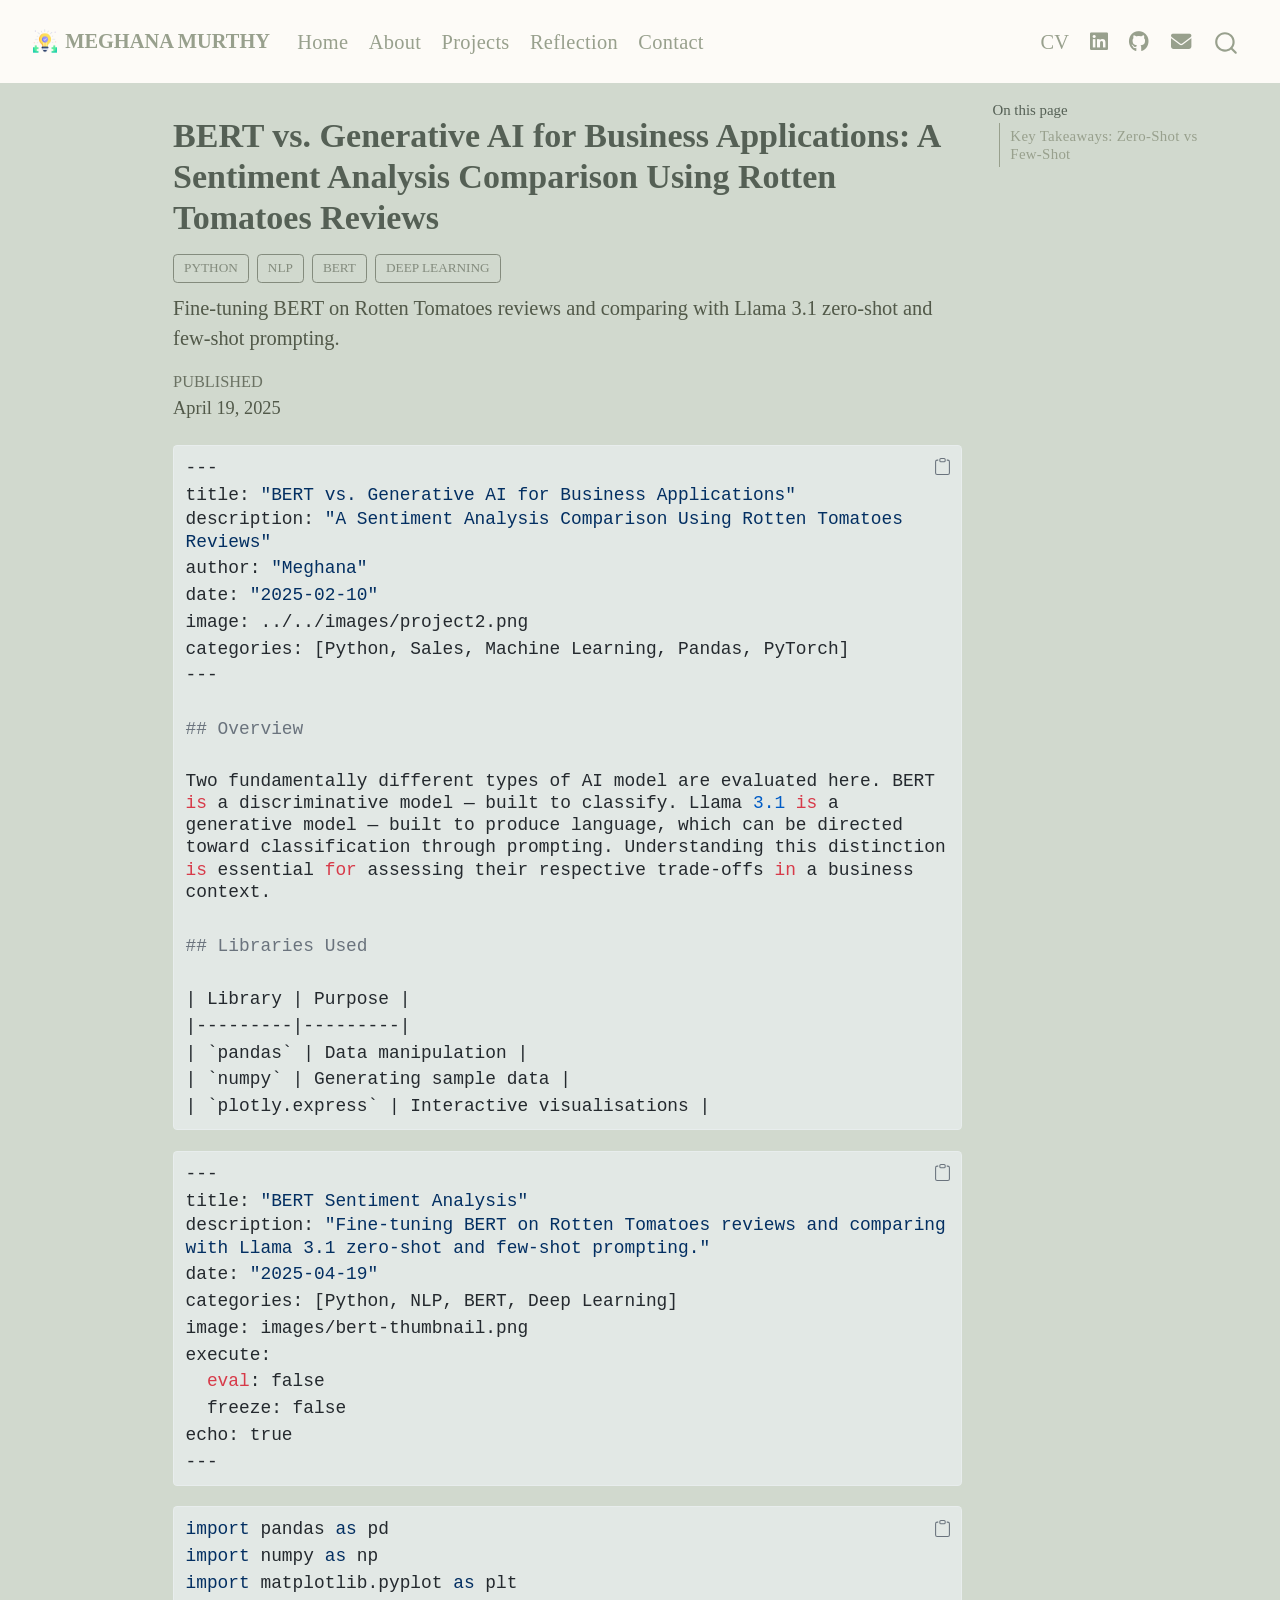
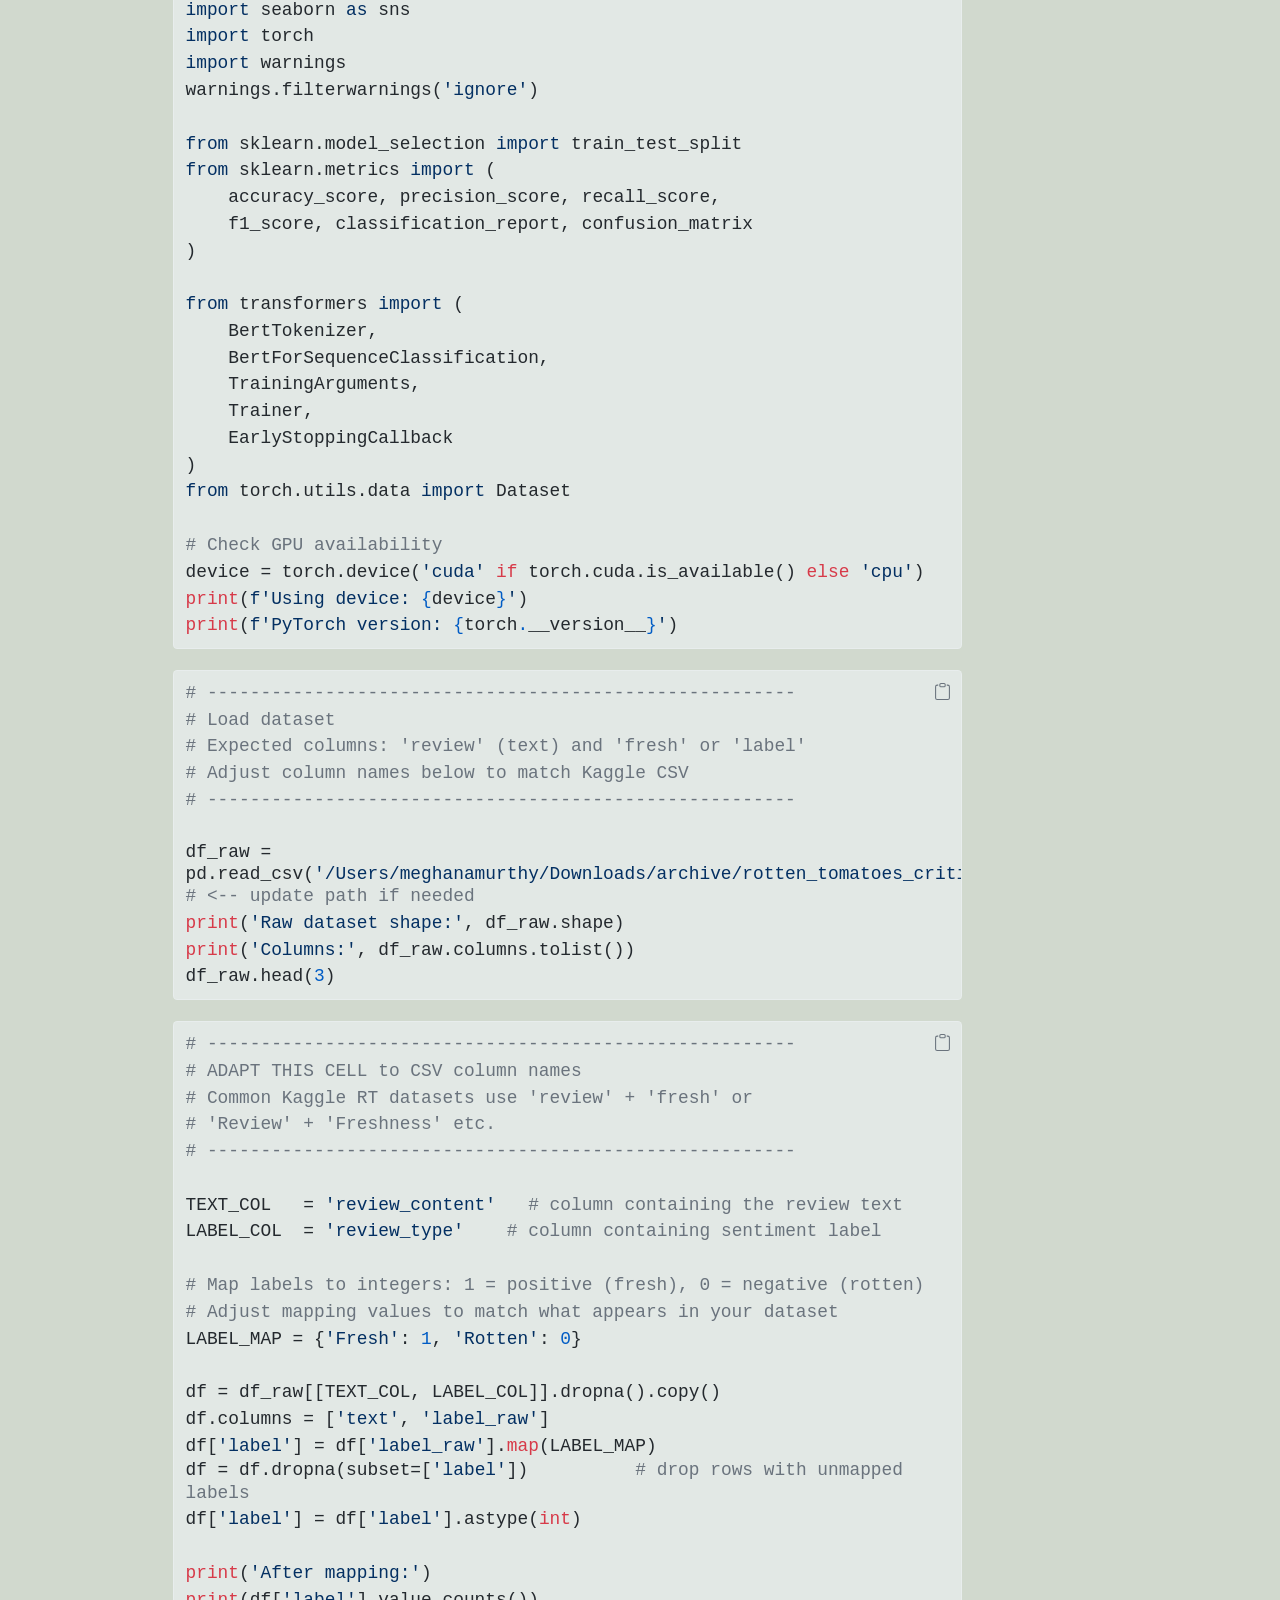
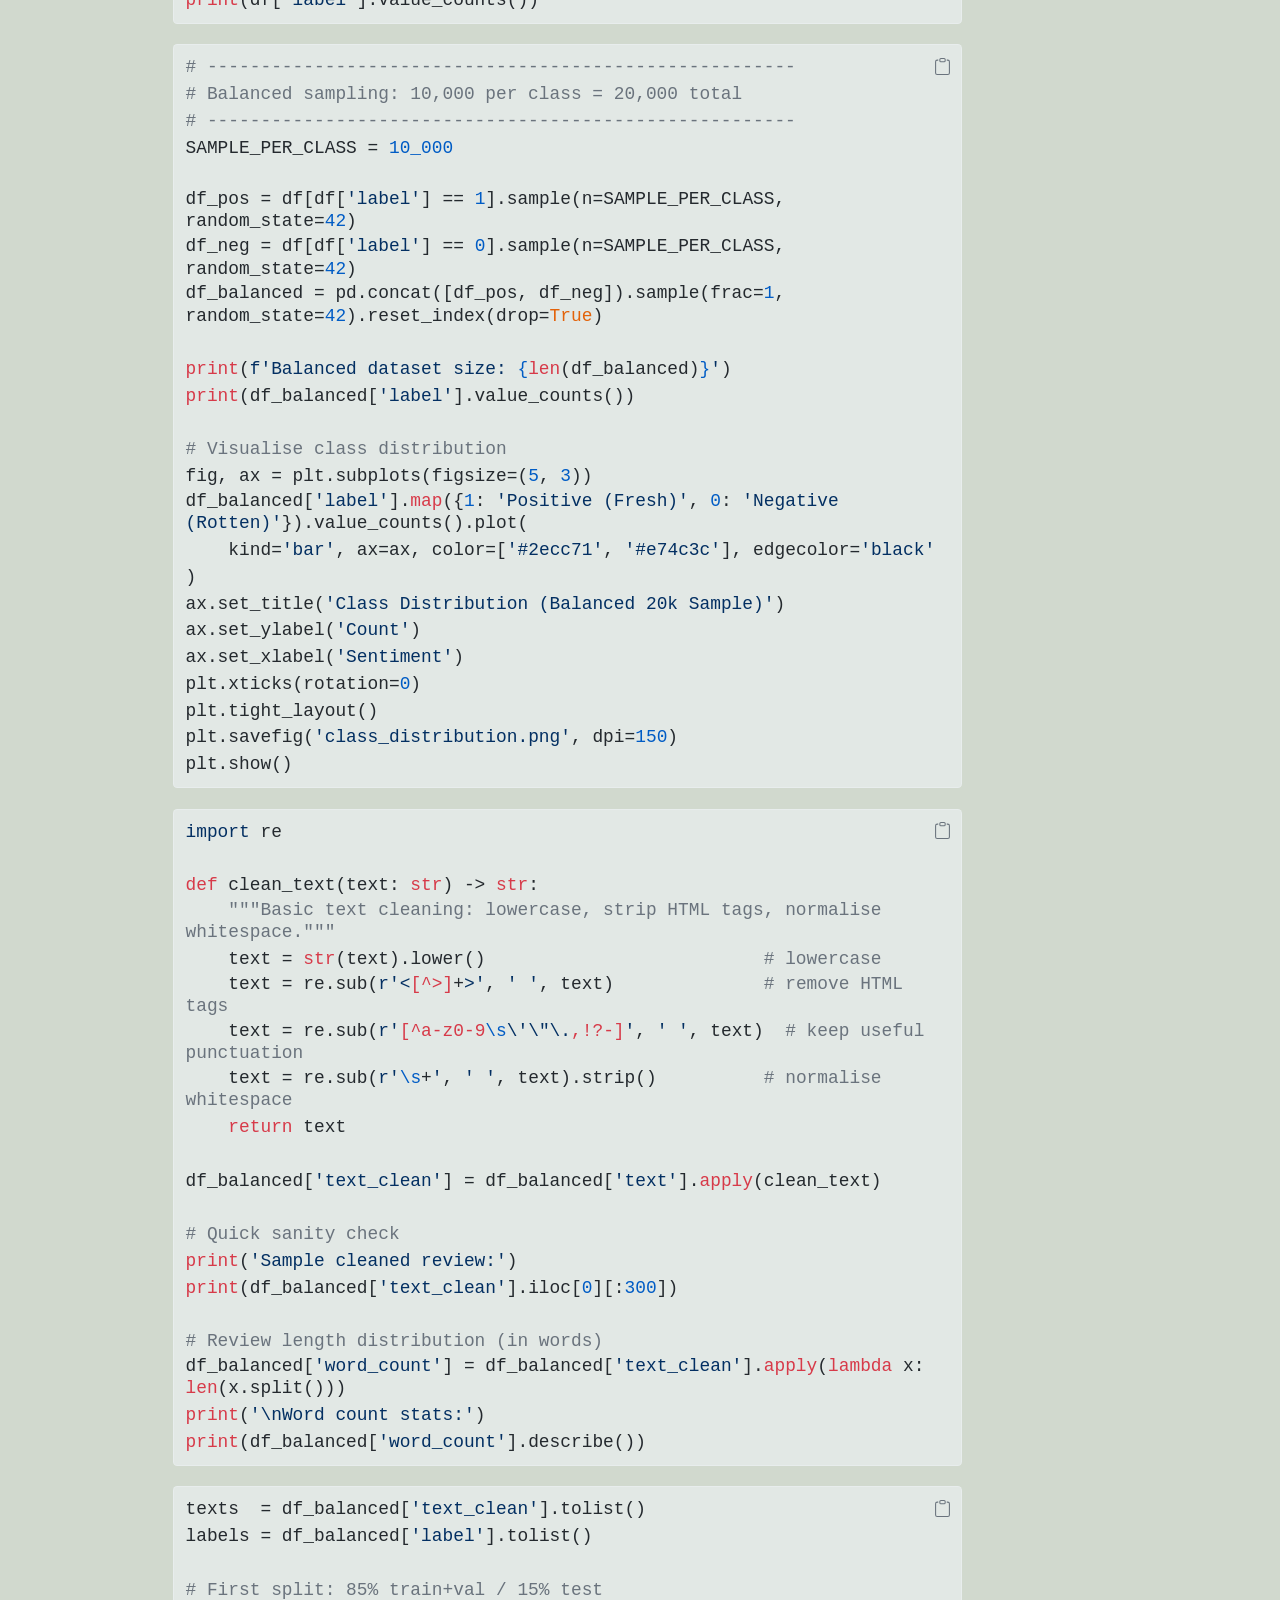
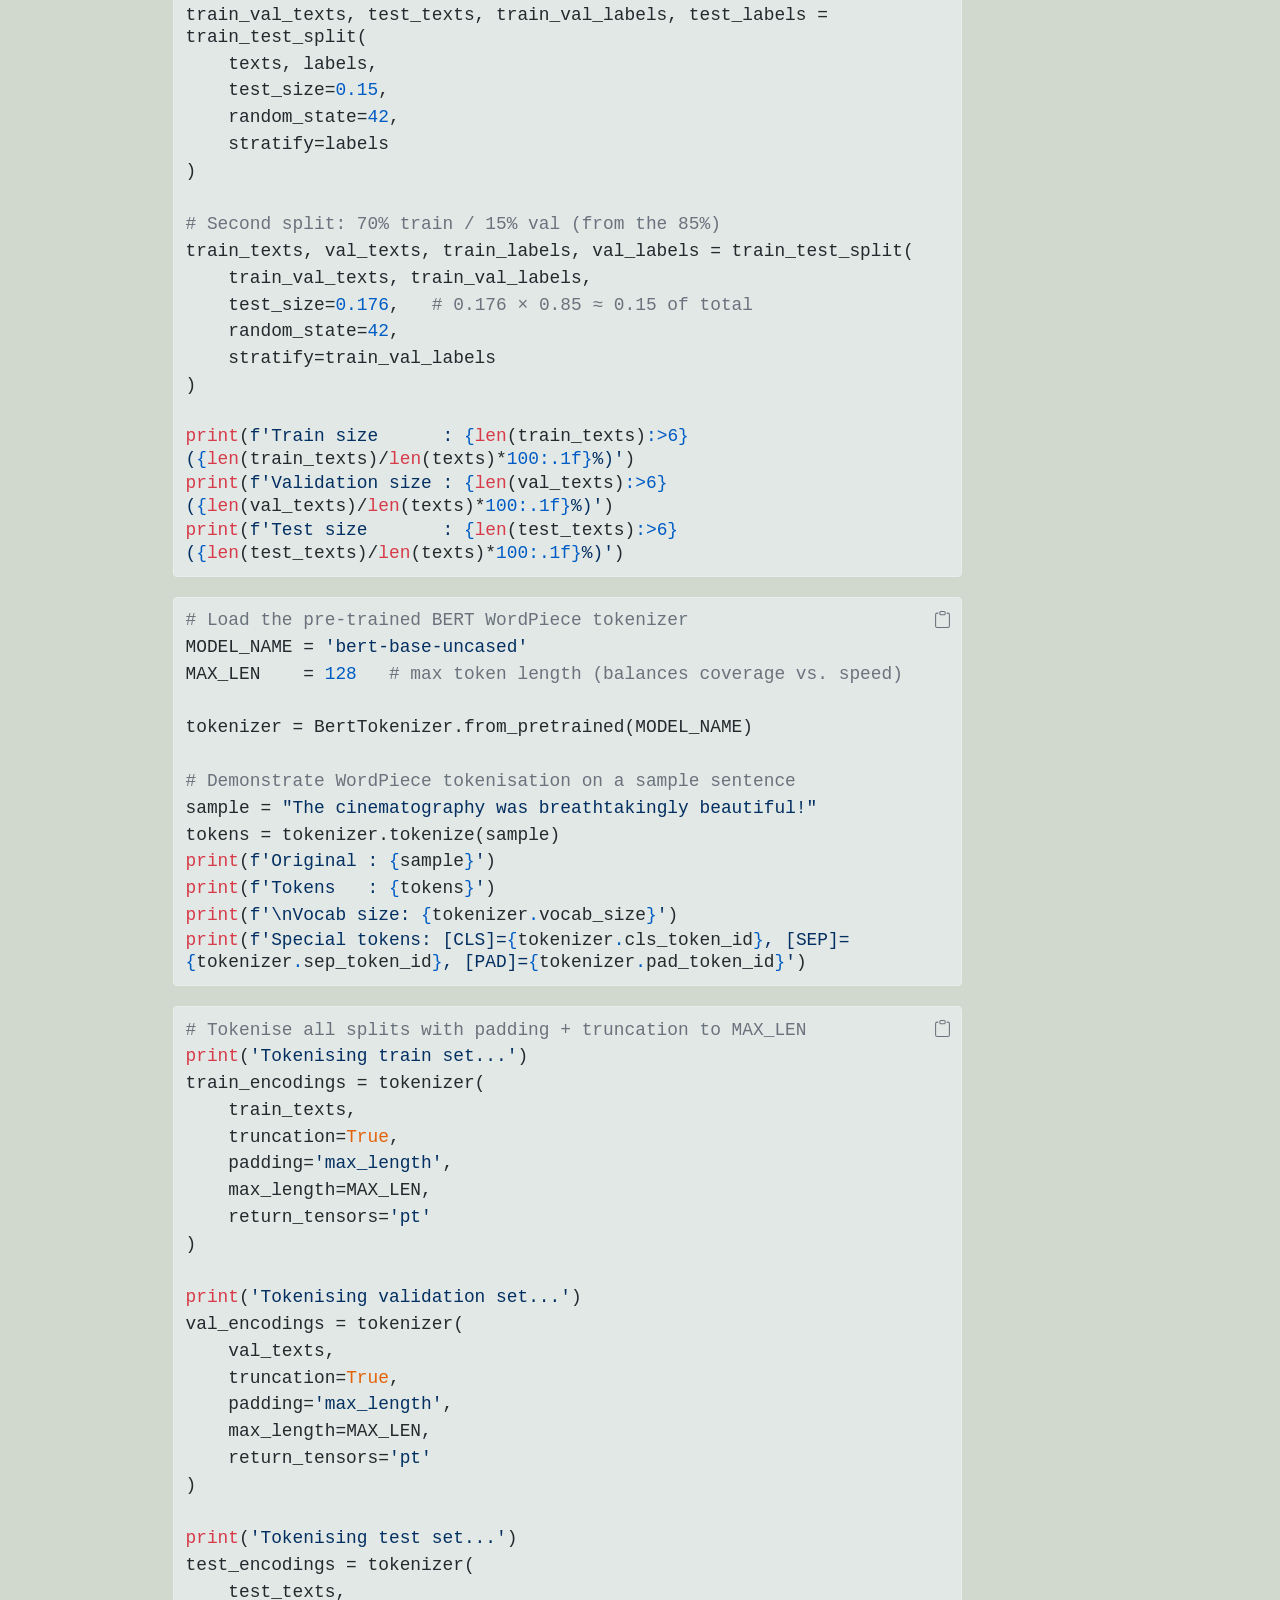
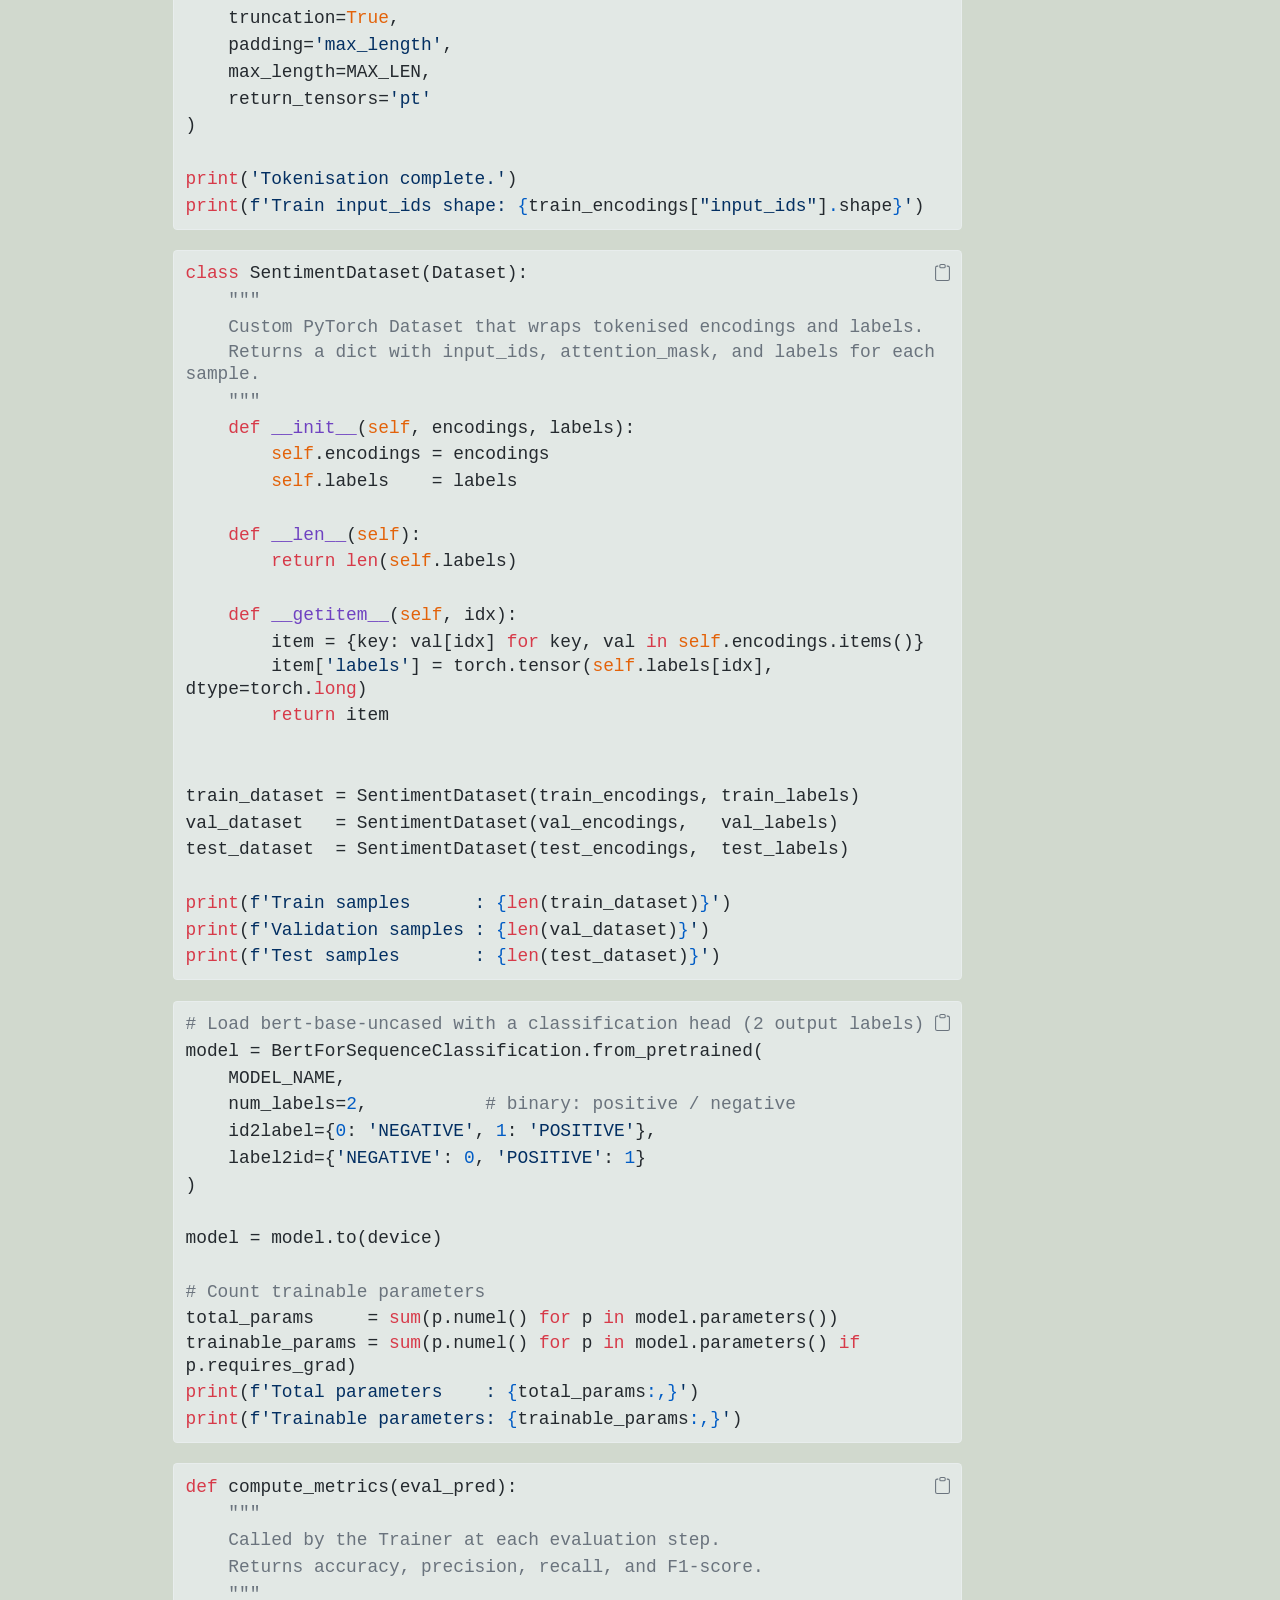
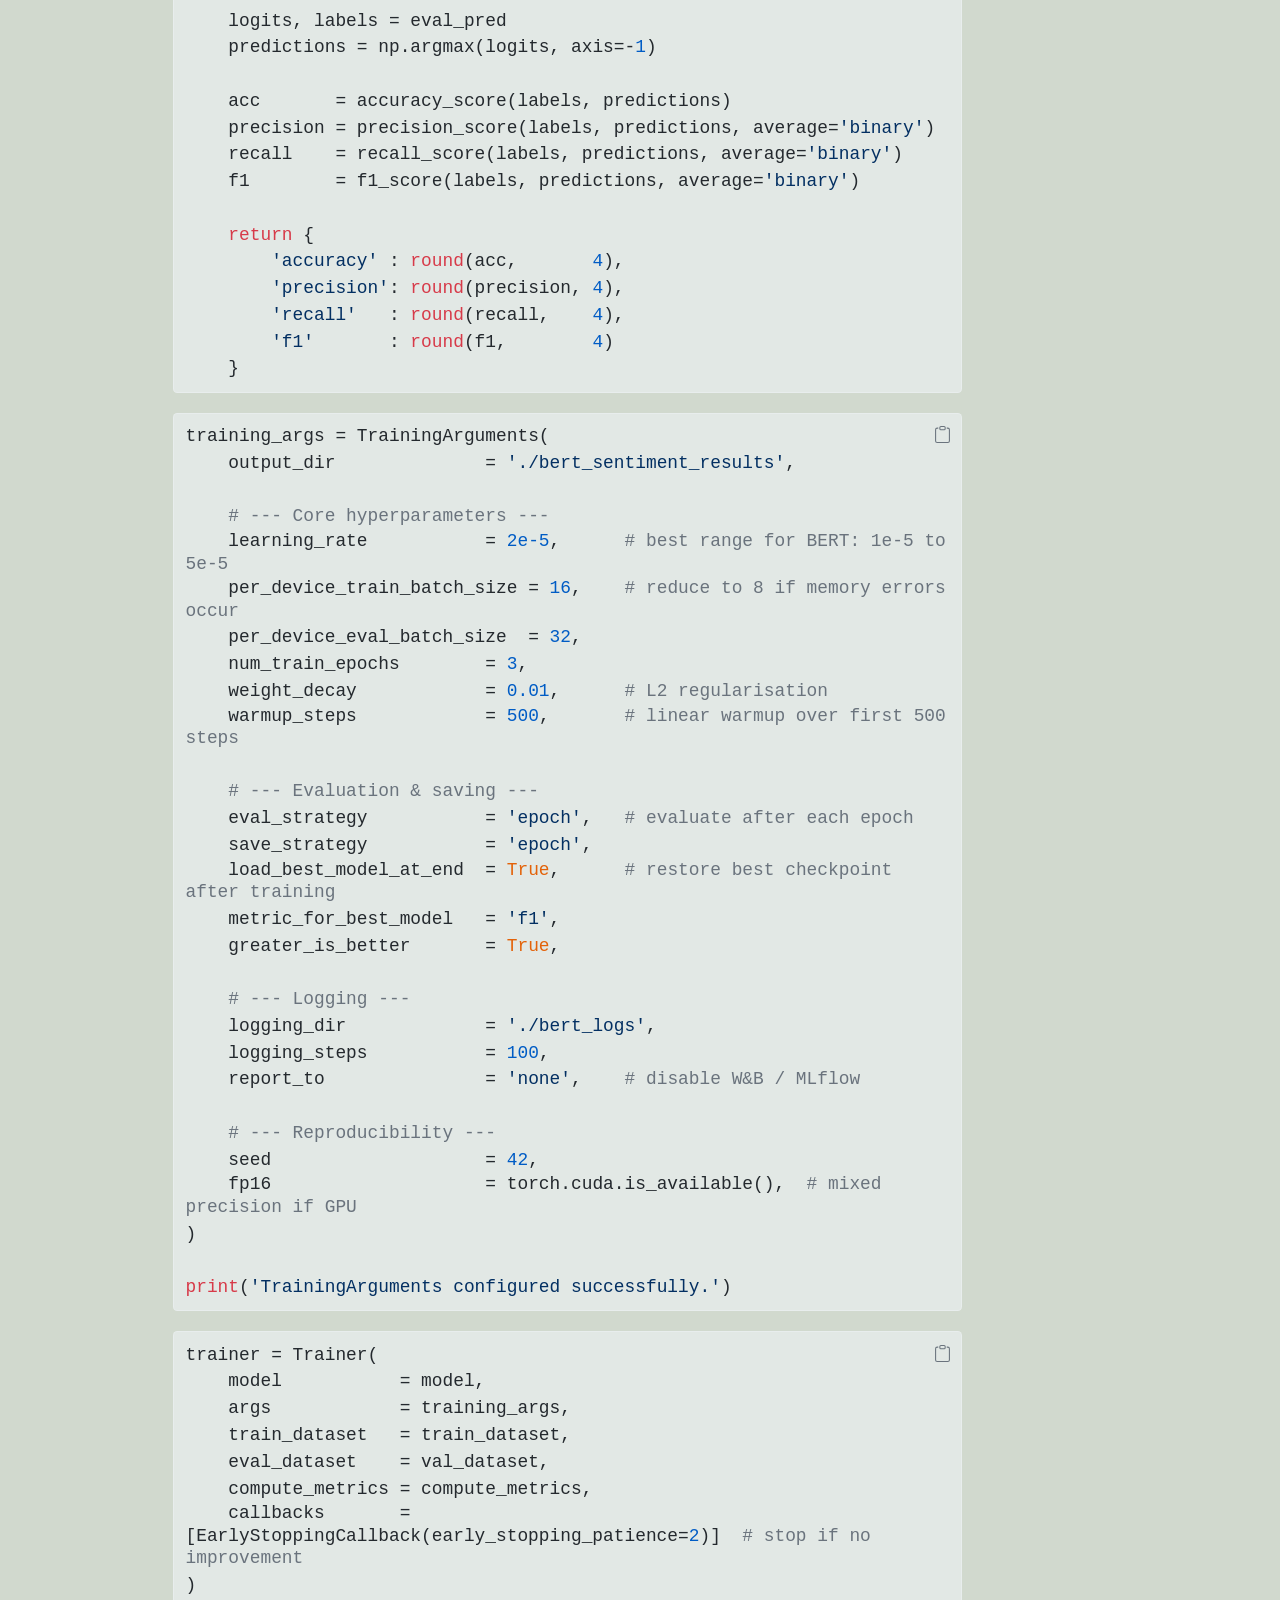
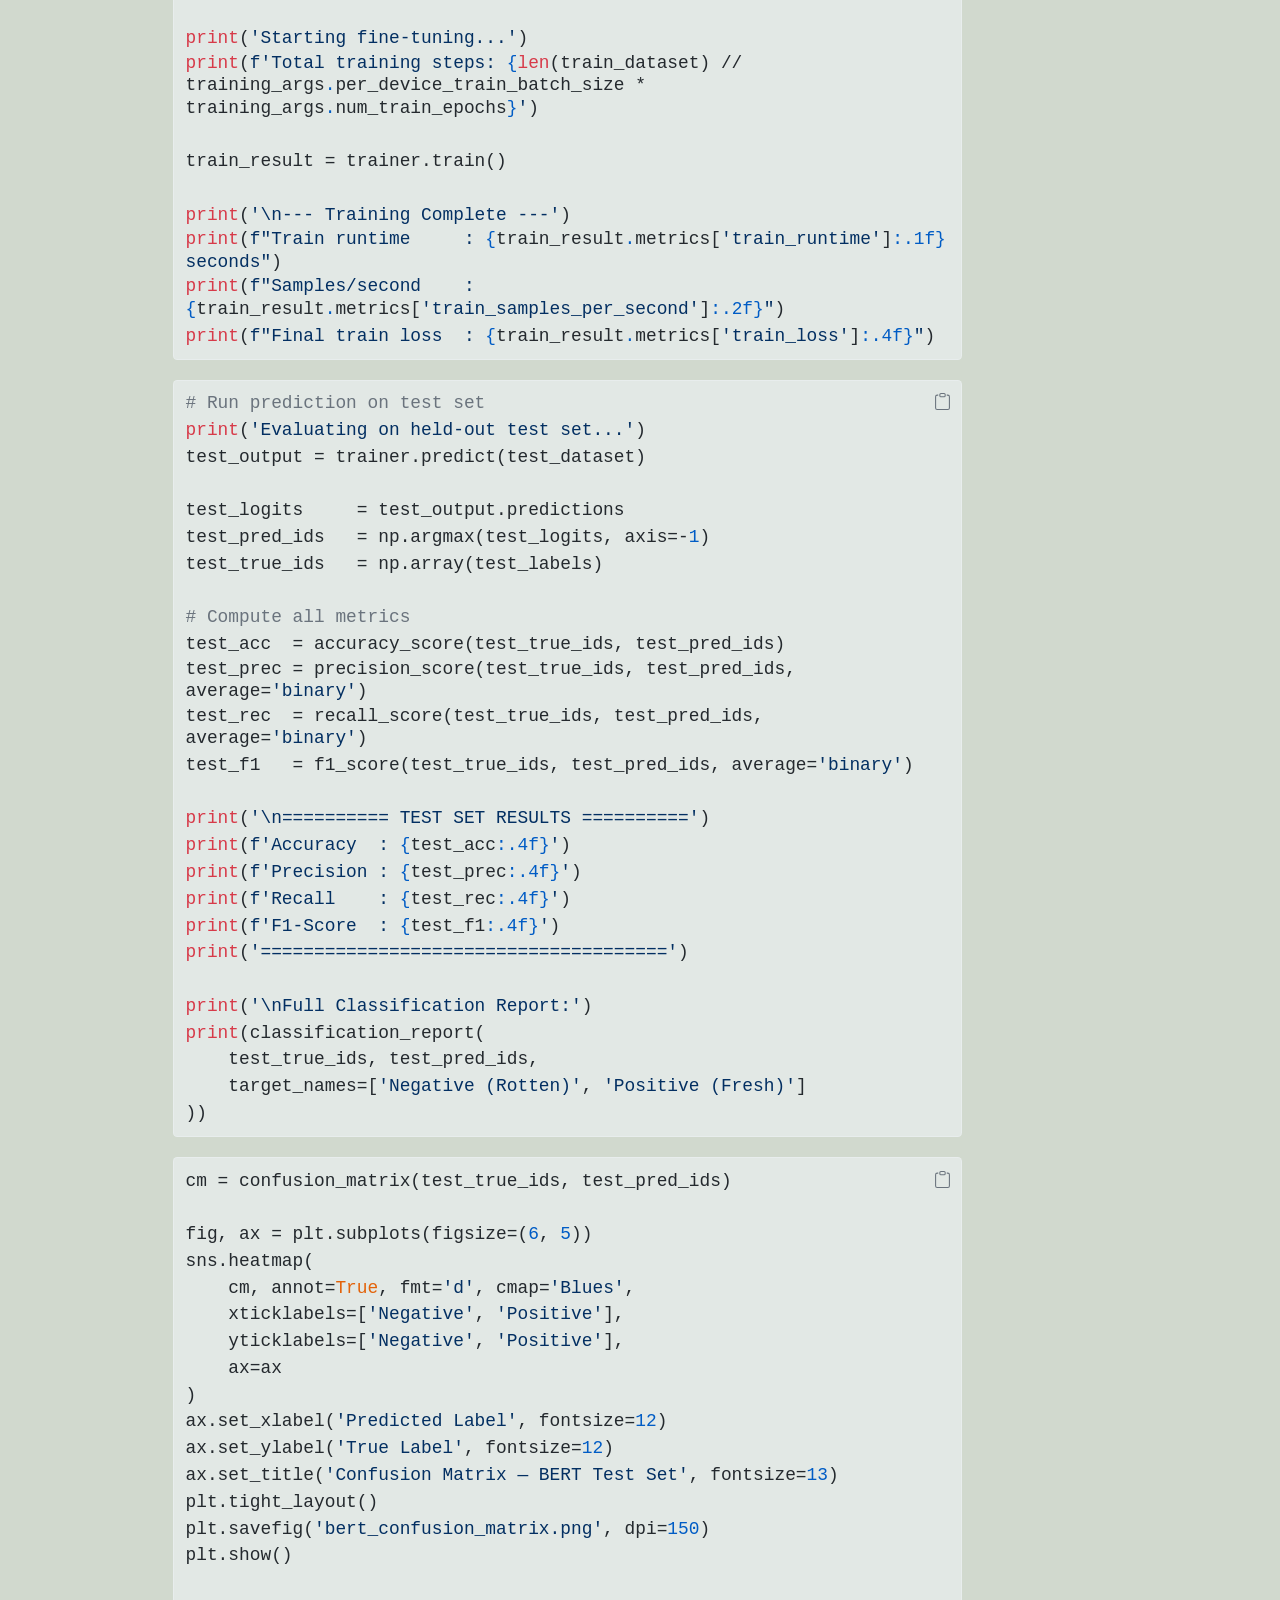
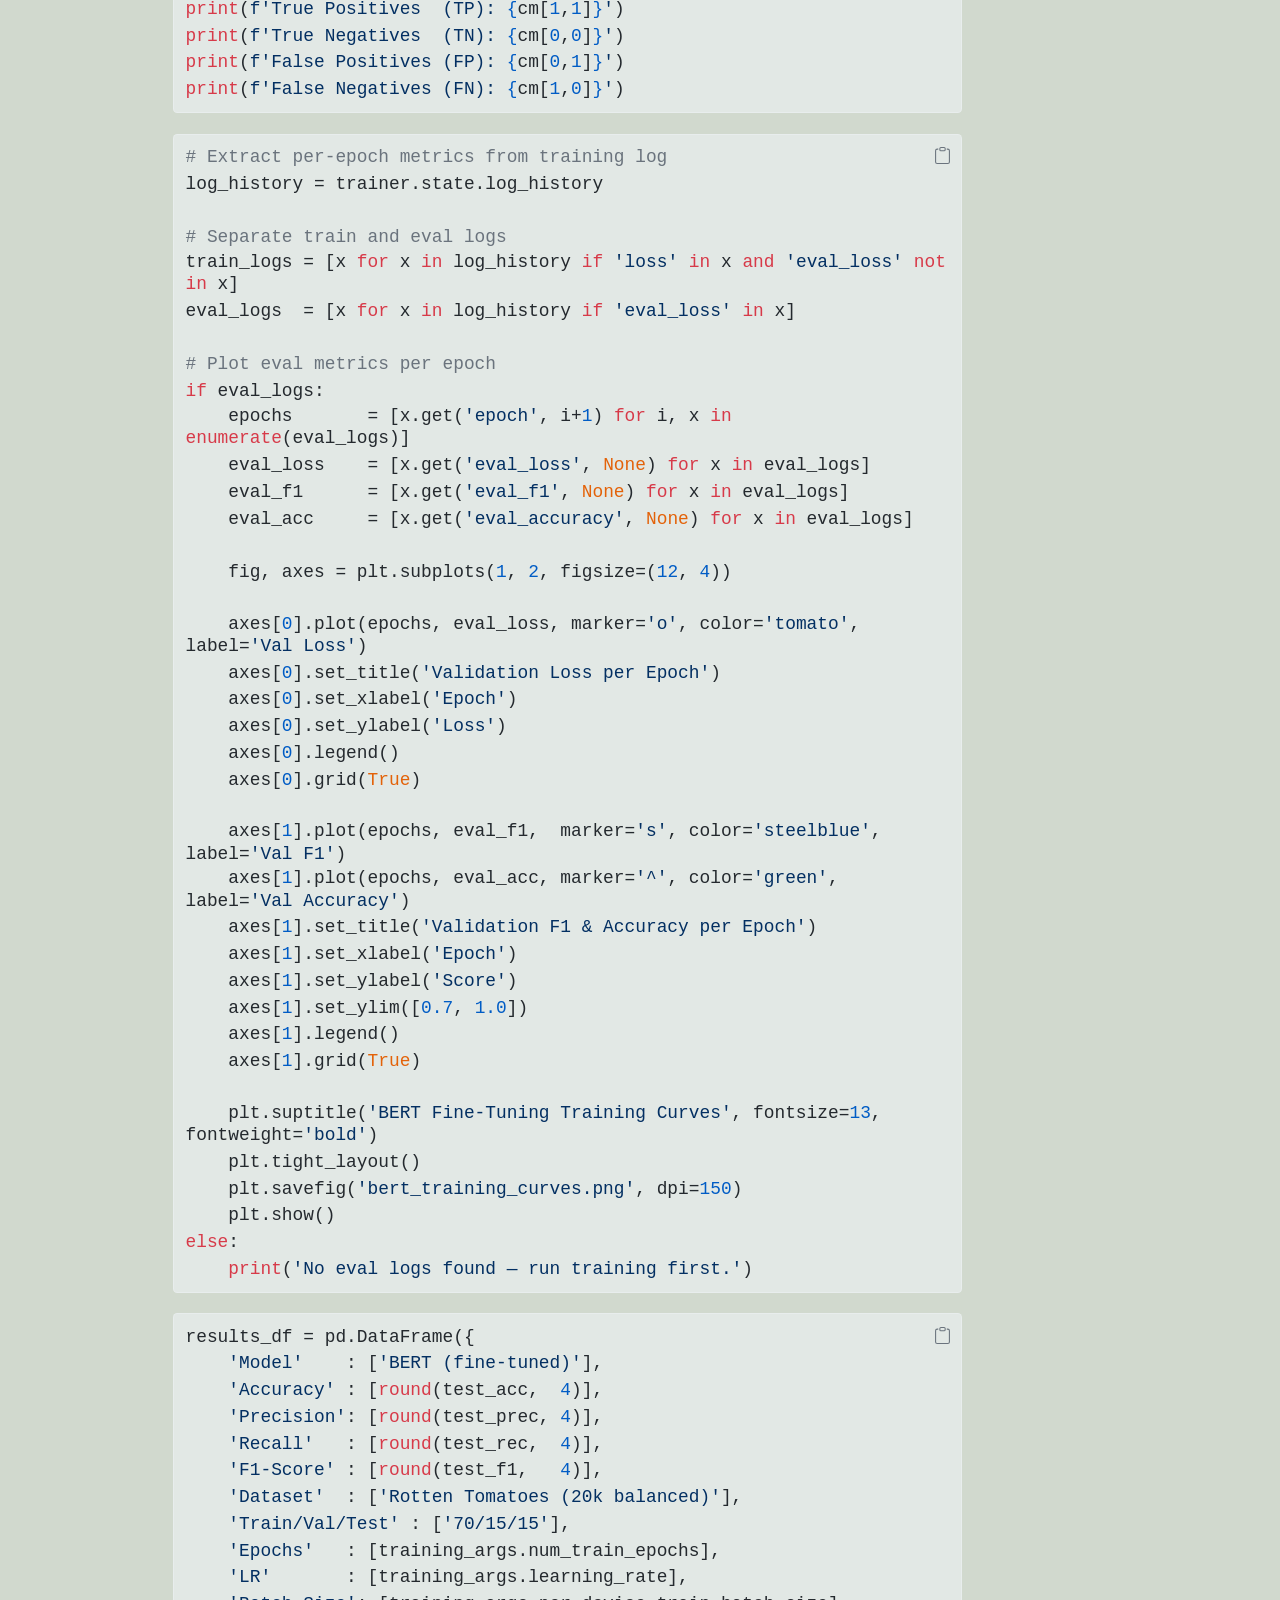
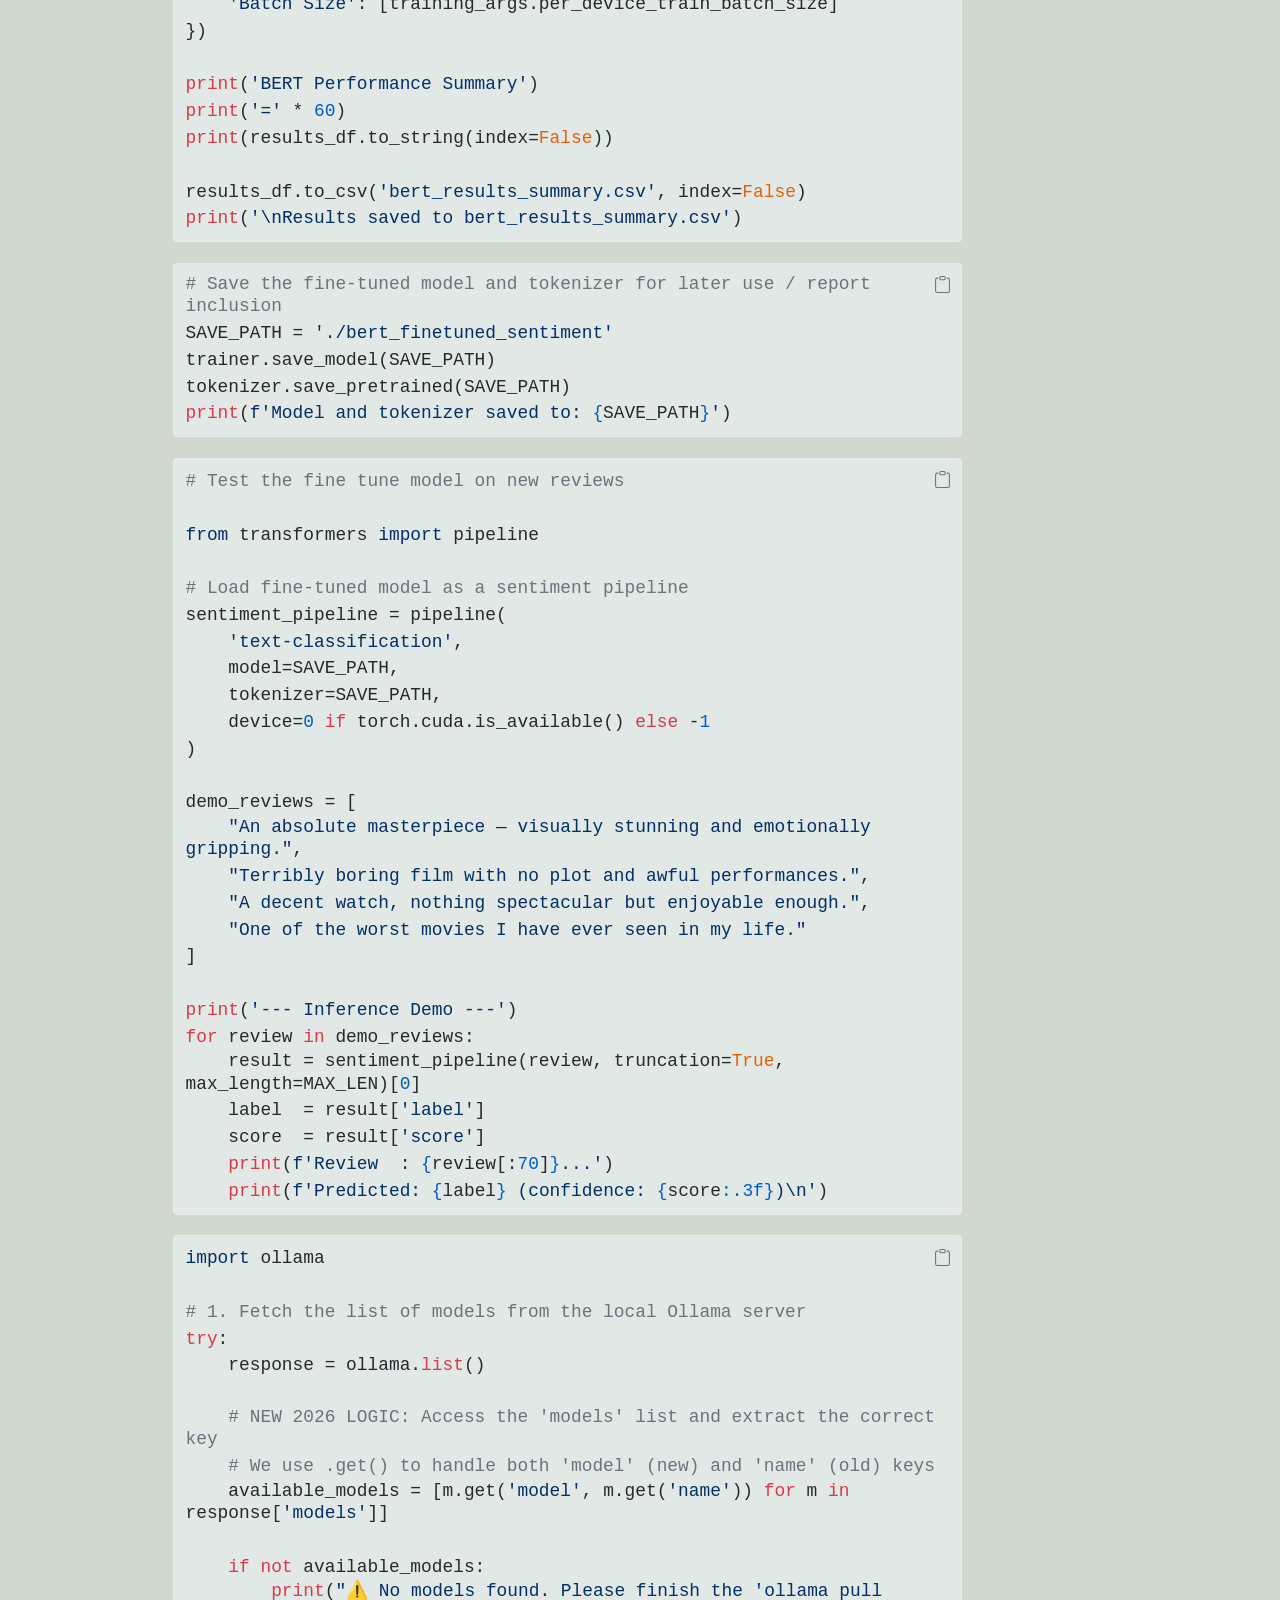
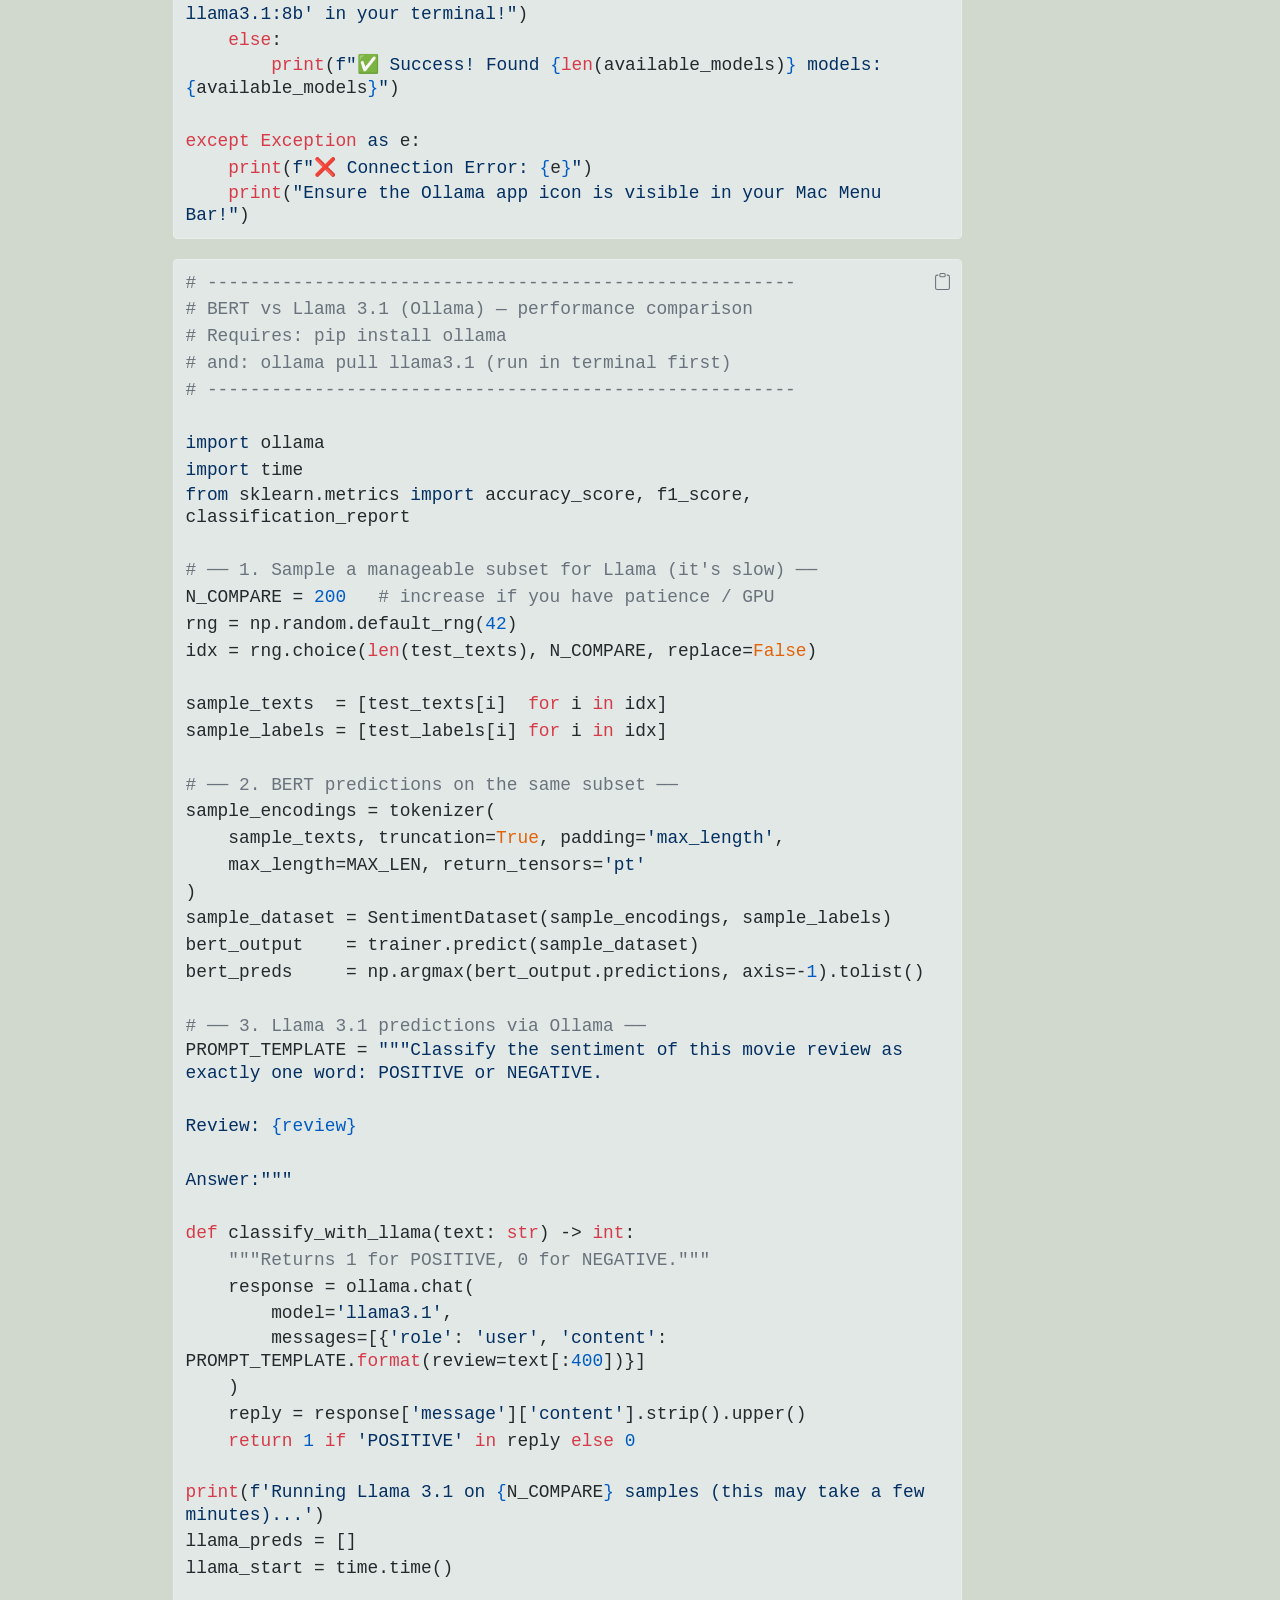
<file: docs/projects/list/bert-sentiment.html>
<!DOCTYPE html>
<html xmlns="http://www.w3.org/1999/xhtml" lang="en" xml:lang="en"><head>

<meta charset="utf-8">
<meta name="generator" content="quarto-1.9.37">

<meta name="viewport" content="width=device-width, initial-scale=1.0, user-scalable=yes">

<meta name="dcterms.date" content="2025-04-19">
<meta name="description" content="Fine-tuning BERT on Rotten Tomatoes reviews and comparing with Llama 3.1 zero-shot and few-shot prompting.">

<title>BERT vs.&nbsp;Generative AI for Business Applications: A Sentiment Analysis Comparison Using Rotten Tomatoes Reviews – MEGHANA MURTHY</title>
<style>
/* Default styles provided by pandoc.
** See https://pandoc.org/MANUAL.html#variables-for-html for config info.
*/
code{white-space: pre-wrap;}
span.smallcaps{font-variant: small-caps;}
div.columns{display: flex; gap: min(4vw, 1.5em);}
div.column{flex: auto; overflow-x: auto;}
div.hanging-indent{margin-left: 1.5em; text-indent: -1.5em;}
ul.task-list{list-style: none;}
ul.task-list li input[type="checkbox"] {
  width: 0.8em;
  margin: 0 0.8em 0.2em -1em; /* quarto-specific, see https://github.com/quarto-dev/quarto-cli/issues/4556 */ 
  vertical-align: middle;
}
/* CSS for syntax highlighting */
html { -webkit-text-size-adjust: 100%; }
pre > code.sourceCode { white-space: pre; position: relative; }
pre > code.sourceCode > span { display: inline-block; line-height: 1.25; }
pre > code.sourceCode > span:empty { height: 1.2em; }
.sourceCode { overflow: visible; }
code.sourceCode > span { color: inherit; text-decoration: inherit; }
div.sourceCode { margin: 1em 0; }
pre.sourceCode { margin: 0; }
@media screen {
div.sourceCode { overflow: auto; }
}
@media print {
pre > code.sourceCode { white-space: pre-wrap; }
pre > code.sourceCode > span { text-indent: -5em; padding-left: 5em; }
}
pre.numberSource code
  { counter-reset: source-line 0; }
pre.numberSource code > span
  { position: relative; left: -4em; counter-increment: source-line; }
pre.numberSource code > span > a:first-child::before
  { content: counter(source-line);
    position: relative; left: -1em; text-align: right; vertical-align: baseline;
    border: none; display: inline-block;
    -webkit-touch-callout: none; -webkit-user-select: none;
    -khtml-user-select: none; -moz-user-select: none;
    -ms-user-select: none; user-select: none;
    padding: 0 4px; width: 4em;
  }
pre.numberSource { margin-left: 3em;  padding-left: 4px; }
div.sourceCode
  {   }
@media screen {
pre > code.sourceCode > span > a:first-child::before { text-decoration: underline; }
}
</style>


<script src="../../site_libs/quarto-nav/quarto-nav.js"></script>
<script src="../../site_libs/quarto-nav/headroom.min.js"></script>
<script src="../../site_libs/clipboard/clipboard.min.js"></script>
<script src="../../site_libs/quarto-search/autocomplete.umd.js"></script>
<script src="../../site_libs/quarto-search/fuse.min.js"></script>
<script src="../../site_libs/quarto-search/quarto-search.js"></script>
<meta name="quarto:offset" content="../../">
<link href="../../images/favicon.ico" rel="icon">
<script src="../../site_libs/quarto-html/quarto.js" type="module"></script>
<script src="../../site_libs/quarto-html/tabsets/tabsets.js" type="module"></script>
<script src="../../site_libs/quarto-html/popper.min.js"></script>
<script src="../../site_libs/quarto-html/tippy.umd.min.js"></script>
<script src="../../site_libs/quarto-html/anchor.min.js"></script>
<link href="../../site_libs/quarto-html/tippy.css" rel="stylesheet">
<link href="../../site_libs/quarto-html/quarto-syntax-highlighting-acf12a64177840b8d86f2d4f01b2e9fb.css" rel="stylesheet" id="quarto-text-highlighting-styles">
<script src="../../site_libs/bootstrap/bootstrap.min.js"></script>
<link href="../../site_libs/bootstrap/bootstrap-icons.css" rel="stylesheet">
<link href="../../site_libs/bootstrap/bootstrap-42da3ec78090528bdaabc72ccdeb7944.min.css" rel="stylesheet" append-hash="true" id="quarto-bootstrap" data-mode="light">
<link href="../../site_libs/quarto-contrib/fontawesome6-6.7.2/all.min.css" rel="stylesheet">
<link href="../../site_libs/quarto-contrib/fontawesome6-6.7.2/latex-fontsize.css" rel="stylesheet">
<script id="quarto-search-options" type="application/json">{
  "location": "navbar",
  "copy-button": false,
  "collapse-after": 3,
  "panel-placement": "end",
  "type": "overlay",
  "limit": 50,
  "keyboard-shortcut": [
    "f",
    "/",
    "s"
  ],
  "show-item-context": false,
  "language": {
    "search-no-results-text": "No results",
    "search-matching-documents-text": "matching documents",
    "search-copy-link-title": "Copy link to search",
    "search-hide-matches-text": "Hide additional matches",
    "search-more-match-text": "more match in this document",
    "search-more-matches-text": "more matches in this document",
    "search-clear-button-title": "Clear",
    "search-text-placeholder": "",
    "search-detached-cancel-button-title": "Cancel",
    "search-submit-button-title": "Submit",
    "search-label": "Search"
  }
}</script>


<meta property="og:title" content="BERT vs.&nbsp;Generative AI for Business Applications: A Sentiment Analysis Comparison Using Rotten Tomatoes Reviews – MEGHANA MURTHY">
<meta property="og:description" content="Fine-tuning BERT on Rotten Tomatoes reviews and comparing with Llama 3.1 zero-shot and few-shot prompting.">
<meta property="og:image" content="https://55megh.github.io/my-portfolio/images/ai.jpg">
<meta property="og:site_name" content="MEGHANA MURTHY">
</head>

<body class="nav-fixed quarto-light">

<div id="quarto-search-results"></div>
  <header id="quarto-header" class="headroom fixed-top">
    <nav class="navbar navbar-expand-lg " data-bs-theme="dark">
      <div class="navbar-container container-fluid">
      <div class="navbar-brand-container mx-auto">
    <a href="../../index.html" class="navbar-brand navbar-brand-logo">
    <img src="../../images/logo.png" alt="Meghana Murthy logo" class="navbar-logo light-content">
    <img src="../../images/logo.png" alt="Meghana Murthy logo" class="navbar-logo dark-content">
    </a>
    <a class="navbar-brand" href="../../index.html">
    <span class="navbar-title">MEGHANA MURTHY</span>
    </a>
  </div>
            <div id="quarto-search" class="" title="Search"></div>
          <button class="navbar-toggler" type="button" data-bs-toggle="collapse" data-bs-target="#navbarCollapse" aria-controls="navbarCollapse" role="menu" aria-expanded="false" aria-label="Toggle navigation" onclick="if (window.quartoToggleHeadroom) { window.quartoToggleHeadroom(); }">
  <span class="navbar-toggler-icon"></span>
</button>
          <div class="collapse navbar-collapse" id="navbarCollapse">
            <ul class="navbar-nav navbar-nav-scroll me-auto">
  <li class="nav-item">
    <a class="nav-link" href="../../index.html"> 
<span class="menu-text">Home</span></a>
  </li>  
  <li class="nav-item">
    <a class="nav-link" href="../../about.html"> 
<span class="menu-text">About</span></a>
  </li>  
  <li class="nav-item">
    <a class="nav-link" href="../../projects/index.html"> 
<span class="menu-text">Projects</span></a>
  </li>  
  <li class="nav-item">
    <a class="nav-link" href="../../reflection.html"> 
<span class="menu-text">Reflection</span></a>
  </li>  
  <li class="nav-item">
    <a class="nav-link" href="../../contact.html"> 
<span class="menu-text">Contact</span></a>
  </li>  
</ul>
            <ul class="navbar-nav navbar-nav-scroll ms-auto">
  <li class="nav-item">
    <a class="nav-link" href="../../cv/meghana-cv.pdf" target="_blank"> 
<span class="menu-text">CV</span></a>
  </li>  
  <li class="nav-item">
    <a class="nav-link" href="https://www.linkedin.com/in/meghana-v-murthy/" target="_blank"> 
<span class="menu-text"><i class="fa-brands fa-linkedin" aria-label="linkedin"></i></span></a>
  </li>  
  <li class="nav-item">
    <a class="nav-link" href="https://github.com/55megh" target="_blank"> 
<span class="menu-text"><i class="fa-brands fa-github" aria-label="github"></i></span></a>
  </li>  
  <li class="nav-item">
    <a class="nav-link" href="mailto:mvmeghana9@gmail.com"> 
<span class="menu-text"><i class="fa-solid fa-envelope" aria-label="envelope"></i></span></a>
  </li>  
</ul>
          </div> <!-- /navcollapse -->
            <div class="quarto-navbar-tools">
</div>
      </div> <!-- /container-fluid -->
    </nav>
</header>
<!-- content -->
<div id="quarto-content" class="quarto-container page-columns page-rows-contents page-layout-article page-navbar">
<!-- sidebar -->
<!-- margin-sidebar -->
    <div id="quarto-margin-sidebar" class="sidebar margin-sidebar">
        <nav id="TOC" role="doc-toc" class="toc-active">
    <h2 id="toc-title">On this page</h2>
   
  <ul>
  <li><a href="#key-takeaways-zero-shot-vs-few-shot" id="toc-key-takeaways-zero-shot-vs-few-shot" class="nav-link active" data-scroll-target="#key-takeaways-zero-shot-vs-few-shot">Key Takeaways: Zero-Shot vs Few-Shot</a></li>
  </ul>
</nav>
    </div>
<!-- main -->
<main class="content" id="quarto-document-content">

<header id="title-block-header" class="quarto-title-block default">
<div class="quarto-title">
<h1 class="title">BERT vs.&nbsp;Generative AI for Business Applications: A Sentiment Analysis Comparison Using Rotten Tomatoes Reviews</h1>
  <div class="quarto-categories">
    <div class="quarto-category">Python</div>
    <div class="quarto-category">NLP</div>
    <div class="quarto-category">BERT</div>
    <div class="quarto-category">Deep Learning</div>
  </div>
  </div>

<div>
  <div class="description">
    Fine-tuning BERT on Rotten Tomatoes reviews and comparing with Llama 3.1 zero-shot and few-shot prompting.
  </div>
</div>


<div class="quarto-title-meta">

    
    <div>
    <div class="quarto-title-meta-heading">Published</div>
    <div class="quarto-title-meta-contents">
      <p class="date">April 19, 2025</p>
    </div>
  </div>
  
    
  </div>
  


</header>


<div id="cdfcfeea" class="cell" data-execution_count="1">
<div class="code-copy-outer-scaffold"><div class="sourceCode cell-code" id="cb1"><pre class="sourceCode python code-with-copy"><code class="sourceCode python"><span id="cb1-1"><a href="#cb1-1" aria-hidden="true" tabindex="-1"></a><span class="op">---</span></span>
<span id="cb1-2"><a href="#cb1-2" aria-hidden="true" tabindex="-1"></a>title: <span class="st">"BERT vs. Generative AI for Business Applications"</span></span>
<span id="cb1-3"><a href="#cb1-3" aria-hidden="true" tabindex="-1"></a>description: <span class="st">"A Sentiment Analysis Comparison Using Rotten Tomatoes Reviews"</span></span>
<span id="cb1-4"><a href="#cb1-4" aria-hidden="true" tabindex="-1"></a>author: <span class="st">"Meghana"</span></span>
<span id="cb1-5"><a href="#cb1-5" aria-hidden="true" tabindex="-1"></a>date: <span class="st">"2025-02-10"</span></span>
<span id="cb1-6"><a href="#cb1-6" aria-hidden="true" tabindex="-1"></a>image: ..<span class="op">/</span>..<span class="op">/</span>images<span class="op">/</span>project2.png</span>
<span id="cb1-7"><a href="#cb1-7" aria-hidden="true" tabindex="-1"></a>categories: [Python, Sales, Machine Learning, Pandas, PyTorch]</span>
<span id="cb1-8"><a href="#cb1-8" aria-hidden="true" tabindex="-1"></a><span class="op">---</span></span>
<span id="cb1-9"><a href="#cb1-9" aria-hidden="true" tabindex="-1"></a></span>
<span id="cb1-10"><a href="#cb1-10" aria-hidden="true" tabindex="-1"></a><span class="co">## Overview</span></span>
<span id="cb1-11"><a href="#cb1-11" aria-hidden="true" tabindex="-1"></a></span>
<span id="cb1-12"><a href="#cb1-12" aria-hidden="true" tabindex="-1"></a>Two fundamentally different types of AI model are evaluated here. BERT <span class="kw">is</span> a discriminative model — built to classify. Llama <span class="fl">3.1</span> <span class="kw">is</span> a generative model — built to produce language, which can be directed toward classification through prompting. Understanding this distinction <span class="kw">is</span> essential <span class="cf">for</span> assessing their respective trade<span class="op">-</span>offs <span class="kw">in</span> a business context.</span>
<span id="cb1-13"><a href="#cb1-13" aria-hidden="true" tabindex="-1"></a></span>
<span id="cb1-14"><a href="#cb1-14" aria-hidden="true" tabindex="-1"></a><span class="co">## Libraries Used</span></span>
<span id="cb1-15"><a href="#cb1-15" aria-hidden="true" tabindex="-1"></a></span>
<span id="cb1-16"><a href="#cb1-16" aria-hidden="true" tabindex="-1"></a><span class="op">|</span> Library <span class="op">|</span> Purpose <span class="op">|</span></span>
<span id="cb1-17"><a href="#cb1-17" aria-hidden="true" tabindex="-1"></a><span class="op">|---------|---------|</span></span>
<span id="cb1-18"><a href="#cb1-18" aria-hidden="true" tabindex="-1"></a><span class="op">|</span> `pandas` <span class="op">|</span> Data manipulation <span class="op">|</span></span>
<span id="cb1-19"><a href="#cb1-19" aria-hidden="true" tabindex="-1"></a><span class="op">|</span> `numpy` <span class="op">|</span> Generating sample data <span class="op">|</span></span>
<span id="cb1-20"><a href="#cb1-20" aria-hidden="true" tabindex="-1"></a><span class="op">|</span> `plotly.express` <span class="op">|</span> Interactive visualisations <span class="op">|</span></span></code></pre></div><button title="Copy to Clipboard" class="code-copy-button"><i class="bi"></i></button></div>
</div>
<div id="90bbff47" class="cell" data-execution_count="2">
<div class="code-copy-outer-scaffold"><div class="sourceCode cell-code" id="cb2"><pre class="sourceCode python code-with-copy"><code class="sourceCode python"><span id="cb2-1"><a href="#cb2-1" aria-hidden="true" tabindex="-1"></a><span class="op">---</span></span>
<span id="cb2-2"><a href="#cb2-2" aria-hidden="true" tabindex="-1"></a>title: <span class="st">"BERT Sentiment Analysis"</span></span>
<span id="cb2-3"><a href="#cb2-3" aria-hidden="true" tabindex="-1"></a>description: <span class="st">"Fine-tuning BERT on Rotten Tomatoes reviews and comparing with Llama 3.1 zero-shot and few-shot prompting."</span></span>
<span id="cb2-4"><a href="#cb2-4" aria-hidden="true" tabindex="-1"></a>date: <span class="st">"2025-04-19"</span></span>
<span id="cb2-5"><a href="#cb2-5" aria-hidden="true" tabindex="-1"></a>categories: [Python, NLP, BERT, Deep Learning]</span>
<span id="cb2-6"><a href="#cb2-6" aria-hidden="true" tabindex="-1"></a>image: images<span class="op">/</span>bert<span class="op">-</span>thumbnail.png</span>
<span id="cb2-7"><a href="#cb2-7" aria-hidden="true" tabindex="-1"></a>execute:</span>
<span id="cb2-8"><a href="#cb2-8" aria-hidden="true" tabindex="-1"></a>  <span class="bu">eval</span>: false</span>
<span id="cb2-9"><a href="#cb2-9" aria-hidden="true" tabindex="-1"></a>  freeze: false</span>
<span id="cb2-10"><a href="#cb2-10" aria-hidden="true" tabindex="-1"></a>echo: true</span>
<span id="cb2-11"><a href="#cb2-11" aria-hidden="true" tabindex="-1"></a><span class="op">---</span></span></code></pre></div><button title="Copy to Clipboard" class="code-copy-button"><i class="bi"></i></button></div>
</div>
<div id="39a79128" class="cell" data-execution_count="3">
<div class="code-copy-outer-scaffold"><div class="sourceCode cell-code" id="cb3"><pre class="sourceCode python code-with-copy"><code class="sourceCode python"><span id="cb3-1"><a href="#cb3-1" aria-hidden="true" tabindex="-1"></a><span class="im">import</span> pandas <span class="im">as</span> pd</span>
<span id="cb3-2"><a href="#cb3-2" aria-hidden="true" tabindex="-1"></a><span class="im">import</span> numpy <span class="im">as</span> np</span>
<span id="cb3-3"><a href="#cb3-3" aria-hidden="true" tabindex="-1"></a><span class="im">import</span> matplotlib.pyplot <span class="im">as</span> plt</span>
<span id="cb3-4"><a href="#cb3-4" aria-hidden="true" tabindex="-1"></a><span class="im">import</span> seaborn <span class="im">as</span> sns</span>
<span id="cb3-5"><a href="#cb3-5" aria-hidden="true" tabindex="-1"></a><span class="im">import</span> torch</span>
<span id="cb3-6"><a href="#cb3-6" aria-hidden="true" tabindex="-1"></a><span class="im">import</span> warnings</span>
<span id="cb3-7"><a href="#cb3-7" aria-hidden="true" tabindex="-1"></a>warnings.filterwarnings(<span class="st">'ignore'</span>)</span>
<span id="cb3-8"><a href="#cb3-8" aria-hidden="true" tabindex="-1"></a></span>
<span id="cb3-9"><a href="#cb3-9" aria-hidden="true" tabindex="-1"></a><span class="im">from</span> sklearn.model_selection <span class="im">import</span> train_test_split</span>
<span id="cb3-10"><a href="#cb3-10" aria-hidden="true" tabindex="-1"></a><span class="im">from</span> sklearn.metrics <span class="im">import</span> (</span>
<span id="cb3-11"><a href="#cb3-11" aria-hidden="true" tabindex="-1"></a>    accuracy_score, precision_score, recall_score,</span>
<span id="cb3-12"><a href="#cb3-12" aria-hidden="true" tabindex="-1"></a>    f1_score, classification_report, confusion_matrix</span>
<span id="cb3-13"><a href="#cb3-13" aria-hidden="true" tabindex="-1"></a>)</span>
<span id="cb3-14"><a href="#cb3-14" aria-hidden="true" tabindex="-1"></a></span>
<span id="cb3-15"><a href="#cb3-15" aria-hidden="true" tabindex="-1"></a><span class="im">from</span> transformers <span class="im">import</span> (</span>
<span id="cb3-16"><a href="#cb3-16" aria-hidden="true" tabindex="-1"></a>    BertTokenizer,</span>
<span id="cb3-17"><a href="#cb3-17" aria-hidden="true" tabindex="-1"></a>    BertForSequenceClassification,</span>
<span id="cb3-18"><a href="#cb3-18" aria-hidden="true" tabindex="-1"></a>    TrainingArguments,</span>
<span id="cb3-19"><a href="#cb3-19" aria-hidden="true" tabindex="-1"></a>    Trainer,</span>
<span id="cb3-20"><a href="#cb3-20" aria-hidden="true" tabindex="-1"></a>    EarlyStoppingCallback</span>
<span id="cb3-21"><a href="#cb3-21" aria-hidden="true" tabindex="-1"></a>)</span>
<span id="cb3-22"><a href="#cb3-22" aria-hidden="true" tabindex="-1"></a><span class="im">from</span> torch.utils.data <span class="im">import</span> Dataset</span>
<span id="cb3-23"><a href="#cb3-23" aria-hidden="true" tabindex="-1"></a></span>
<span id="cb3-24"><a href="#cb3-24" aria-hidden="true" tabindex="-1"></a><span class="co"># Check GPU availability</span></span>
<span id="cb3-25"><a href="#cb3-25" aria-hidden="true" tabindex="-1"></a>device <span class="op">=</span> torch.device(<span class="st">'cuda'</span> <span class="cf">if</span> torch.cuda.is_available() <span class="cf">else</span> <span class="st">'cpu'</span>)</span>
<span id="cb3-26"><a href="#cb3-26" aria-hidden="true" tabindex="-1"></a><span class="bu">print</span>(<span class="ss">f'Using device: </span><span class="sc">{</span>device<span class="sc">}</span><span class="ss">'</span>)</span>
<span id="cb3-27"><a href="#cb3-27" aria-hidden="true" tabindex="-1"></a><span class="bu">print</span>(<span class="ss">f'PyTorch version: </span><span class="sc">{</span>torch<span class="sc">.</span>__version__<span class="sc">}</span><span class="ss">'</span>)</span></code></pre></div><button title="Copy to Clipboard" class="code-copy-button"><i class="bi"></i></button></div>
</div>
<div id="0a71a48a" class="cell" data-execution_count="4">
<div class="code-copy-outer-scaffold"><div class="sourceCode cell-code" id="cb4"><pre class="sourceCode python code-with-copy"><code class="sourceCode python"><span id="cb4-1"><a href="#cb4-1" aria-hidden="true" tabindex="-1"></a><span class="co"># -------------------------------------------------------</span></span>
<span id="cb4-2"><a href="#cb4-2" aria-hidden="true" tabindex="-1"></a><span class="co"># Load dataset</span></span>
<span id="cb4-3"><a href="#cb4-3" aria-hidden="true" tabindex="-1"></a><span class="co"># Expected columns: 'review' (text) and 'fresh' or 'label'</span></span>
<span id="cb4-4"><a href="#cb4-4" aria-hidden="true" tabindex="-1"></a><span class="co"># Adjust column names below to match Kaggle CSV</span></span>
<span id="cb4-5"><a href="#cb4-5" aria-hidden="true" tabindex="-1"></a><span class="co"># -------------------------------------------------------</span></span>
<span id="cb4-6"><a href="#cb4-6" aria-hidden="true" tabindex="-1"></a></span>
<span id="cb4-7"><a href="#cb4-7" aria-hidden="true" tabindex="-1"></a>df_raw <span class="op">=</span> pd.read_csv(<span class="st">'/Users/meghanamurthy/Downloads/archive/rotten_tomatoes_critic_reviews.csv'</span>)   <span class="co"># &lt;-- update path if needed</span></span>
<span id="cb4-8"><a href="#cb4-8" aria-hidden="true" tabindex="-1"></a><span class="bu">print</span>(<span class="st">'Raw dataset shape:'</span>, df_raw.shape)</span>
<span id="cb4-9"><a href="#cb4-9" aria-hidden="true" tabindex="-1"></a><span class="bu">print</span>(<span class="st">'Columns:'</span>, df_raw.columns.tolist())</span>
<span id="cb4-10"><a href="#cb4-10" aria-hidden="true" tabindex="-1"></a>df_raw.head(<span class="dv">3</span>)</span></code></pre></div><button title="Copy to Clipboard" class="code-copy-button"><i class="bi"></i></button></div>
</div>
<div id="7d4260d6" class="cell" data-execution_count="5">
<div class="code-copy-outer-scaffold"><div class="sourceCode cell-code" id="cb5"><pre class="sourceCode python code-with-copy"><code class="sourceCode python"><span id="cb5-1"><a href="#cb5-1" aria-hidden="true" tabindex="-1"></a><span class="co"># -------------------------------------------------------</span></span>
<span id="cb5-2"><a href="#cb5-2" aria-hidden="true" tabindex="-1"></a><span class="co"># ADAPT THIS CELL to CSV column names</span></span>
<span id="cb5-3"><a href="#cb5-3" aria-hidden="true" tabindex="-1"></a><span class="co"># Common Kaggle RT datasets use 'review' + 'fresh' or</span></span>
<span id="cb5-4"><a href="#cb5-4" aria-hidden="true" tabindex="-1"></a><span class="co"># 'Review' + 'Freshness' etc.</span></span>
<span id="cb5-5"><a href="#cb5-5" aria-hidden="true" tabindex="-1"></a><span class="co"># -------------------------------------------------------</span></span>
<span id="cb5-6"><a href="#cb5-6" aria-hidden="true" tabindex="-1"></a></span>
<span id="cb5-7"><a href="#cb5-7" aria-hidden="true" tabindex="-1"></a>TEXT_COL   <span class="op">=</span> <span class="st">'review_content'</span>   <span class="co"># column containing the review text</span></span>
<span id="cb5-8"><a href="#cb5-8" aria-hidden="true" tabindex="-1"></a>LABEL_COL  <span class="op">=</span> <span class="st">'review_type'</span>    <span class="co"># column containing sentiment label</span></span>
<span id="cb5-9"><a href="#cb5-9" aria-hidden="true" tabindex="-1"></a></span>
<span id="cb5-10"><a href="#cb5-10" aria-hidden="true" tabindex="-1"></a><span class="co"># Map labels to integers: 1 = positive (fresh), 0 = negative (rotten)</span></span>
<span id="cb5-11"><a href="#cb5-11" aria-hidden="true" tabindex="-1"></a><span class="co"># Adjust mapping values to match what appears in your dataset</span></span>
<span id="cb5-12"><a href="#cb5-12" aria-hidden="true" tabindex="-1"></a>LABEL_MAP <span class="op">=</span> {<span class="st">'Fresh'</span>: <span class="dv">1</span>, <span class="st">'Rotten'</span>: <span class="dv">0</span>}</span>
<span id="cb5-13"><a href="#cb5-13" aria-hidden="true" tabindex="-1"></a></span>
<span id="cb5-14"><a href="#cb5-14" aria-hidden="true" tabindex="-1"></a>df <span class="op">=</span> df_raw[[TEXT_COL, LABEL_COL]].dropna().copy()</span>
<span id="cb5-15"><a href="#cb5-15" aria-hidden="true" tabindex="-1"></a>df.columns <span class="op">=</span> [<span class="st">'text'</span>, <span class="st">'label_raw'</span>]</span>
<span id="cb5-16"><a href="#cb5-16" aria-hidden="true" tabindex="-1"></a>df[<span class="st">'label'</span>] <span class="op">=</span> df[<span class="st">'label_raw'</span>].<span class="bu">map</span>(LABEL_MAP)</span>
<span id="cb5-17"><a href="#cb5-17" aria-hidden="true" tabindex="-1"></a>df <span class="op">=</span> df.dropna(subset<span class="op">=</span>[<span class="st">'label'</span>])          <span class="co"># drop rows with unmapped labels</span></span>
<span id="cb5-18"><a href="#cb5-18" aria-hidden="true" tabindex="-1"></a>df[<span class="st">'label'</span>] <span class="op">=</span> df[<span class="st">'label'</span>].astype(<span class="bu">int</span>)</span>
<span id="cb5-19"><a href="#cb5-19" aria-hidden="true" tabindex="-1"></a></span>
<span id="cb5-20"><a href="#cb5-20" aria-hidden="true" tabindex="-1"></a><span class="bu">print</span>(<span class="st">'After mapping:'</span>)</span>
<span id="cb5-21"><a href="#cb5-21" aria-hidden="true" tabindex="-1"></a><span class="bu">print</span>(df[<span class="st">'label'</span>].value_counts())</span></code></pre></div><button title="Copy to Clipboard" class="code-copy-button"><i class="bi"></i></button></div>
</div>
<div id="fbcbc373" class="cell" data-execution_count="6">
<div class="code-copy-outer-scaffold"><div class="sourceCode cell-code" id="cb6"><pre class="sourceCode python code-with-copy"><code class="sourceCode python"><span id="cb6-1"><a href="#cb6-1" aria-hidden="true" tabindex="-1"></a><span class="co"># -------------------------------------------------------</span></span>
<span id="cb6-2"><a href="#cb6-2" aria-hidden="true" tabindex="-1"></a><span class="co"># Balanced sampling: 10,000 per class = 20,000 total</span></span>
<span id="cb6-3"><a href="#cb6-3" aria-hidden="true" tabindex="-1"></a><span class="co"># -------------------------------------------------------</span></span>
<span id="cb6-4"><a href="#cb6-4" aria-hidden="true" tabindex="-1"></a>SAMPLE_PER_CLASS <span class="op">=</span> <span class="dv">10_000</span></span>
<span id="cb6-5"><a href="#cb6-5" aria-hidden="true" tabindex="-1"></a></span>
<span id="cb6-6"><a href="#cb6-6" aria-hidden="true" tabindex="-1"></a>df_pos <span class="op">=</span> df[df[<span class="st">'label'</span>] <span class="op">==</span> <span class="dv">1</span>].sample(n<span class="op">=</span>SAMPLE_PER_CLASS, random_state<span class="op">=</span><span class="dv">42</span>)</span>
<span id="cb6-7"><a href="#cb6-7" aria-hidden="true" tabindex="-1"></a>df_neg <span class="op">=</span> df[df[<span class="st">'label'</span>] <span class="op">==</span> <span class="dv">0</span>].sample(n<span class="op">=</span>SAMPLE_PER_CLASS, random_state<span class="op">=</span><span class="dv">42</span>)</span>
<span id="cb6-8"><a href="#cb6-8" aria-hidden="true" tabindex="-1"></a>df_balanced <span class="op">=</span> pd.concat([df_pos, df_neg]).sample(frac<span class="op">=</span><span class="dv">1</span>, random_state<span class="op">=</span><span class="dv">42</span>).reset_index(drop<span class="op">=</span><span class="va">True</span>)</span>
<span id="cb6-9"><a href="#cb6-9" aria-hidden="true" tabindex="-1"></a></span>
<span id="cb6-10"><a href="#cb6-10" aria-hidden="true" tabindex="-1"></a><span class="bu">print</span>(<span class="ss">f'Balanced dataset size: </span><span class="sc">{</span><span class="bu">len</span>(df_balanced)<span class="sc">}</span><span class="ss">'</span>)</span>
<span id="cb6-11"><a href="#cb6-11" aria-hidden="true" tabindex="-1"></a><span class="bu">print</span>(df_balanced[<span class="st">'label'</span>].value_counts())</span>
<span id="cb6-12"><a href="#cb6-12" aria-hidden="true" tabindex="-1"></a></span>
<span id="cb6-13"><a href="#cb6-13" aria-hidden="true" tabindex="-1"></a><span class="co"># Visualise class distribution</span></span>
<span id="cb6-14"><a href="#cb6-14" aria-hidden="true" tabindex="-1"></a>fig, ax <span class="op">=</span> plt.subplots(figsize<span class="op">=</span>(<span class="dv">5</span>, <span class="dv">3</span>))</span>
<span id="cb6-15"><a href="#cb6-15" aria-hidden="true" tabindex="-1"></a>df_balanced[<span class="st">'label'</span>].<span class="bu">map</span>({<span class="dv">1</span>: <span class="st">'Positive (Fresh)'</span>, <span class="dv">0</span>: <span class="st">'Negative (Rotten)'</span>}).value_counts().plot(</span>
<span id="cb6-16"><a href="#cb6-16" aria-hidden="true" tabindex="-1"></a>    kind<span class="op">=</span><span class="st">'bar'</span>, ax<span class="op">=</span>ax, color<span class="op">=</span>[<span class="st">'#2ecc71'</span>, <span class="st">'#e74c3c'</span>], edgecolor<span class="op">=</span><span class="st">'black'</span></span>
<span id="cb6-17"><a href="#cb6-17" aria-hidden="true" tabindex="-1"></a>)</span>
<span id="cb6-18"><a href="#cb6-18" aria-hidden="true" tabindex="-1"></a>ax.set_title(<span class="st">'Class Distribution (Balanced 20k Sample)'</span>)</span>
<span id="cb6-19"><a href="#cb6-19" aria-hidden="true" tabindex="-1"></a>ax.set_ylabel(<span class="st">'Count'</span>)</span>
<span id="cb6-20"><a href="#cb6-20" aria-hidden="true" tabindex="-1"></a>ax.set_xlabel(<span class="st">'Sentiment'</span>)</span>
<span id="cb6-21"><a href="#cb6-21" aria-hidden="true" tabindex="-1"></a>plt.xticks(rotation<span class="op">=</span><span class="dv">0</span>)</span>
<span id="cb6-22"><a href="#cb6-22" aria-hidden="true" tabindex="-1"></a>plt.tight_layout()</span>
<span id="cb6-23"><a href="#cb6-23" aria-hidden="true" tabindex="-1"></a>plt.savefig(<span class="st">'class_distribution.png'</span>, dpi<span class="op">=</span><span class="dv">150</span>)</span>
<span id="cb6-24"><a href="#cb6-24" aria-hidden="true" tabindex="-1"></a>plt.show()</span></code></pre></div><button title="Copy to Clipboard" class="code-copy-button"><i class="bi"></i></button></div>
</div>
<div id="b30029ae" class="cell" data-execution_count="7">
<div class="code-copy-outer-scaffold"><div class="sourceCode cell-code" id="cb7"><pre class="sourceCode python code-with-copy"><code class="sourceCode python"><span id="cb7-1"><a href="#cb7-1" aria-hidden="true" tabindex="-1"></a><span class="im">import</span> re</span>
<span id="cb7-2"><a href="#cb7-2" aria-hidden="true" tabindex="-1"></a></span>
<span id="cb7-3"><a href="#cb7-3" aria-hidden="true" tabindex="-1"></a><span class="kw">def</span> clean_text(text: <span class="bu">str</span>) <span class="op">-&gt;</span> <span class="bu">str</span>:</span>
<span id="cb7-4"><a href="#cb7-4" aria-hidden="true" tabindex="-1"></a>    <span class="co">"""Basic text cleaning: lowercase, strip HTML tags, normalise whitespace."""</span></span>
<span id="cb7-5"><a href="#cb7-5" aria-hidden="true" tabindex="-1"></a>    text <span class="op">=</span> <span class="bu">str</span>(text).lower()                          <span class="co"># lowercase</span></span>
<span id="cb7-6"><a href="#cb7-6" aria-hidden="true" tabindex="-1"></a>    text <span class="op">=</span> re.sub(<span class="vs">r'&lt;</span><span class="pp">[^&gt;]</span><span class="op">+</span><span class="vs">&gt;'</span>, <span class="st">' '</span>, text)              <span class="co"># remove HTML tags</span></span>
<span id="cb7-7"><a href="#cb7-7" aria-hidden="true" tabindex="-1"></a>    text <span class="op">=</span> re.sub(<span class="vs">r'</span><span class="pp">[^a-z0-9</span><span class="dv">\s</span><span class="ch">\'\"\.</span><span class="pp">,!?-]</span><span class="vs">'</span>, <span class="st">' '</span>, text)  <span class="co"># keep useful punctuation</span></span>
<span id="cb7-8"><a href="#cb7-8" aria-hidden="true" tabindex="-1"></a>    text <span class="op">=</span> re.sub(<span class="vs">r'</span><span class="dv">\s</span><span class="op">+</span><span class="vs">'</span>, <span class="st">' '</span>, text).strip()          <span class="co"># normalise whitespace</span></span>
<span id="cb7-9"><a href="#cb7-9" aria-hidden="true" tabindex="-1"></a>    <span class="cf">return</span> text</span>
<span id="cb7-10"><a href="#cb7-10" aria-hidden="true" tabindex="-1"></a></span>
<span id="cb7-11"><a href="#cb7-11" aria-hidden="true" tabindex="-1"></a>df_balanced[<span class="st">'text_clean'</span>] <span class="op">=</span> df_balanced[<span class="st">'text'</span>].<span class="bu">apply</span>(clean_text)</span>
<span id="cb7-12"><a href="#cb7-12" aria-hidden="true" tabindex="-1"></a></span>
<span id="cb7-13"><a href="#cb7-13" aria-hidden="true" tabindex="-1"></a><span class="co"># Quick sanity check</span></span>
<span id="cb7-14"><a href="#cb7-14" aria-hidden="true" tabindex="-1"></a><span class="bu">print</span>(<span class="st">'Sample cleaned review:'</span>)</span>
<span id="cb7-15"><a href="#cb7-15" aria-hidden="true" tabindex="-1"></a><span class="bu">print</span>(df_balanced[<span class="st">'text_clean'</span>].iloc[<span class="dv">0</span>][:<span class="dv">300</span>])</span>
<span id="cb7-16"><a href="#cb7-16" aria-hidden="true" tabindex="-1"></a></span>
<span id="cb7-17"><a href="#cb7-17" aria-hidden="true" tabindex="-1"></a><span class="co"># Review length distribution (in words)</span></span>
<span id="cb7-18"><a href="#cb7-18" aria-hidden="true" tabindex="-1"></a>df_balanced[<span class="st">'word_count'</span>] <span class="op">=</span> df_balanced[<span class="st">'text_clean'</span>].<span class="bu">apply</span>(<span class="kw">lambda</span> x: <span class="bu">len</span>(x.split()))</span>
<span id="cb7-19"><a href="#cb7-19" aria-hidden="true" tabindex="-1"></a><span class="bu">print</span>(<span class="st">'</span><span class="ch">\n</span><span class="st">Word count stats:'</span>)</span>
<span id="cb7-20"><a href="#cb7-20" aria-hidden="true" tabindex="-1"></a><span class="bu">print</span>(df_balanced[<span class="st">'word_count'</span>].describe())</span></code></pre></div><button title="Copy to Clipboard" class="code-copy-button"><i class="bi"></i></button></div>
</div>
<div id="4be27dd5" class="cell" data-execution_count="8">
<div class="code-copy-outer-scaffold"><div class="sourceCode cell-code" id="cb8"><pre class="sourceCode python code-with-copy"><code class="sourceCode python"><span id="cb8-1"><a href="#cb8-1" aria-hidden="true" tabindex="-1"></a>texts  <span class="op">=</span> df_balanced[<span class="st">'text_clean'</span>].tolist()</span>
<span id="cb8-2"><a href="#cb8-2" aria-hidden="true" tabindex="-1"></a>labels <span class="op">=</span> df_balanced[<span class="st">'label'</span>].tolist()</span>
<span id="cb8-3"><a href="#cb8-3" aria-hidden="true" tabindex="-1"></a></span>
<span id="cb8-4"><a href="#cb8-4" aria-hidden="true" tabindex="-1"></a><span class="co"># First split: 85% train+val / 15% test</span></span>
<span id="cb8-5"><a href="#cb8-5" aria-hidden="true" tabindex="-1"></a>train_val_texts, test_texts, train_val_labels, test_labels <span class="op">=</span> train_test_split(</span>
<span id="cb8-6"><a href="#cb8-6" aria-hidden="true" tabindex="-1"></a>    texts, labels,</span>
<span id="cb8-7"><a href="#cb8-7" aria-hidden="true" tabindex="-1"></a>    test_size<span class="op">=</span><span class="fl">0.15</span>,</span>
<span id="cb8-8"><a href="#cb8-8" aria-hidden="true" tabindex="-1"></a>    random_state<span class="op">=</span><span class="dv">42</span>,</span>
<span id="cb8-9"><a href="#cb8-9" aria-hidden="true" tabindex="-1"></a>    stratify<span class="op">=</span>labels</span>
<span id="cb8-10"><a href="#cb8-10" aria-hidden="true" tabindex="-1"></a>)</span>
<span id="cb8-11"><a href="#cb8-11" aria-hidden="true" tabindex="-1"></a></span>
<span id="cb8-12"><a href="#cb8-12" aria-hidden="true" tabindex="-1"></a><span class="co"># Second split: 70% train / 15% val (from the 85%)</span></span>
<span id="cb8-13"><a href="#cb8-13" aria-hidden="true" tabindex="-1"></a>train_texts, val_texts, train_labels, val_labels <span class="op">=</span> train_test_split(</span>
<span id="cb8-14"><a href="#cb8-14" aria-hidden="true" tabindex="-1"></a>    train_val_texts, train_val_labels,</span>
<span id="cb8-15"><a href="#cb8-15" aria-hidden="true" tabindex="-1"></a>    test_size<span class="op">=</span><span class="fl">0.176</span>,   <span class="co"># 0.176 × 0.85 ≈ 0.15 of total</span></span>
<span id="cb8-16"><a href="#cb8-16" aria-hidden="true" tabindex="-1"></a>    random_state<span class="op">=</span><span class="dv">42</span>,</span>
<span id="cb8-17"><a href="#cb8-17" aria-hidden="true" tabindex="-1"></a>    stratify<span class="op">=</span>train_val_labels</span>
<span id="cb8-18"><a href="#cb8-18" aria-hidden="true" tabindex="-1"></a>)</span>
<span id="cb8-19"><a href="#cb8-19" aria-hidden="true" tabindex="-1"></a></span>
<span id="cb8-20"><a href="#cb8-20" aria-hidden="true" tabindex="-1"></a><span class="bu">print</span>(<span class="ss">f'Train size      : </span><span class="sc">{</span><span class="bu">len</span>(train_texts)<span class="sc">:&gt;6}</span><span class="ss">  (</span><span class="sc">{</span><span class="bu">len</span>(train_texts)<span class="op">/</span><span class="bu">len</span>(texts)<span class="op">*</span><span class="dv">100</span><span class="sc">:.1f}</span><span class="ss">%)'</span>)</span>
<span id="cb8-21"><a href="#cb8-21" aria-hidden="true" tabindex="-1"></a><span class="bu">print</span>(<span class="ss">f'Validation size : </span><span class="sc">{</span><span class="bu">len</span>(val_texts)<span class="sc">:&gt;6}</span><span class="ss">  (</span><span class="sc">{</span><span class="bu">len</span>(val_texts)<span class="op">/</span><span class="bu">len</span>(texts)<span class="op">*</span><span class="dv">100</span><span class="sc">:.1f}</span><span class="ss">%)'</span>)</span>
<span id="cb8-22"><a href="#cb8-22" aria-hidden="true" tabindex="-1"></a><span class="bu">print</span>(<span class="ss">f'Test size       : </span><span class="sc">{</span><span class="bu">len</span>(test_texts)<span class="sc">:&gt;6}</span><span class="ss">  (</span><span class="sc">{</span><span class="bu">len</span>(test_texts)<span class="op">/</span><span class="bu">len</span>(texts)<span class="op">*</span><span class="dv">100</span><span class="sc">:.1f}</span><span class="ss">%)'</span>)</span></code></pre></div><button title="Copy to Clipboard" class="code-copy-button"><i class="bi"></i></button></div>
</div>
<div id="5fce2236" class="cell" data-execution_count="9">
<div class="code-copy-outer-scaffold"><div class="sourceCode cell-code" id="cb9"><pre class="sourceCode python code-with-copy"><code class="sourceCode python"><span id="cb9-1"><a href="#cb9-1" aria-hidden="true" tabindex="-1"></a><span class="co"># Load the pre-trained BERT WordPiece tokenizer</span></span>
<span id="cb9-2"><a href="#cb9-2" aria-hidden="true" tabindex="-1"></a>MODEL_NAME <span class="op">=</span> <span class="st">'bert-base-uncased'</span></span>
<span id="cb9-3"><a href="#cb9-3" aria-hidden="true" tabindex="-1"></a>MAX_LEN    <span class="op">=</span> <span class="dv">128</span>   <span class="co"># max token length (balances coverage vs. speed)</span></span>
<span id="cb9-4"><a href="#cb9-4" aria-hidden="true" tabindex="-1"></a></span>
<span id="cb9-5"><a href="#cb9-5" aria-hidden="true" tabindex="-1"></a>tokenizer <span class="op">=</span> BertTokenizer.from_pretrained(MODEL_NAME)</span>
<span id="cb9-6"><a href="#cb9-6" aria-hidden="true" tabindex="-1"></a></span>
<span id="cb9-7"><a href="#cb9-7" aria-hidden="true" tabindex="-1"></a><span class="co"># Demonstrate WordPiece tokenisation on a sample sentence</span></span>
<span id="cb9-8"><a href="#cb9-8" aria-hidden="true" tabindex="-1"></a>sample <span class="op">=</span> <span class="st">"The cinematography was breathtakingly beautiful!"</span></span>
<span id="cb9-9"><a href="#cb9-9" aria-hidden="true" tabindex="-1"></a>tokens <span class="op">=</span> tokenizer.tokenize(sample)</span>
<span id="cb9-10"><a href="#cb9-10" aria-hidden="true" tabindex="-1"></a><span class="bu">print</span>(<span class="ss">f'Original : </span><span class="sc">{</span>sample<span class="sc">}</span><span class="ss">'</span>)</span>
<span id="cb9-11"><a href="#cb9-11" aria-hidden="true" tabindex="-1"></a><span class="bu">print</span>(<span class="ss">f'Tokens   : </span><span class="sc">{</span>tokens<span class="sc">}</span><span class="ss">'</span>)</span>
<span id="cb9-12"><a href="#cb9-12" aria-hidden="true" tabindex="-1"></a><span class="bu">print</span>(<span class="ss">f'</span><span class="ch">\n</span><span class="ss">Vocab size: </span><span class="sc">{</span>tokenizer<span class="sc">.</span>vocab_size<span class="sc">}</span><span class="ss">'</span>)</span>
<span id="cb9-13"><a href="#cb9-13" aria-hidden="true" tabindex="-1"></a><span class="bu">print</span>(<span class="ss">f'Special tokens: [CLS]=</span><span class="sc">{</span>tokenizer<span class="sc">.</span>cls_token_id<span class="sc">}</span><span class="ss">, [SEP]=</span><span class="sc">{</span>tokenizer<span class="sc">.</span>sep_token_id<span class="sc">}</span><span class="ss">, [PAD]=</span><span class="sc">{</span>tokenizer<span class="sc">.</span>pad_token_id<span class="sc">}</span><span class="ss">'</span>)</span></code></pre></div><button title="Copy to Clipboard" class="code-copy-button"><i class="bi"></i></button></div>
</div>
<div id="17cf8bb7" class="cell" data-execution_count="10">
<div class="code-copy-outer-scaffold"><div class="sourceCode cell-code" id="cb10"><pre class="sourceCode python code-with-copy"><code class="sourceCode python"><span id="cb10-1"><a href="#cb10-1" aria-hidden="true" tabindex="-1"></a><span class="co"># Tokenise all splits with padding + truncation to MAX_LEN</span></span>
<span id="cb10-2"><a href="#cb10-2" aria-hidden="true" tabindex="-1"></a><span class="bu">print</span>(<span class="st">'Tokenising train set...'</span>)</span>
<span id="cb10-3"><a href="#cb10-3" aria-hidden="true" tabindex="-1"></a>train_encodings <span class="op">=</span> tokenizer(</span>
<span id="cb10-4"><a href="#cb10-4" aria-hidden="true" tabindex="-1"></a>    train_texts,</span>
<span id="cb10-5"><a href="#cb10-5" aria-hidden="true" tabindex="-1"></a>    truncation<span class="op">=</span><span class="va">True</span>,</span>
<span id="cb10-6"><a href="#cb10-6" aria-hidden="true" tabindex="-1"></a>    padding<span class="op">=</span><span class="st">'max_length'</span>,</span>
<span id="cb10-7"><a href="#cb10-7" aria-hidden="true" tabindex="-1"></a>    max_length<span class="op">=</span>MAX_LEN,</span>
<span id="cb10-8"><a href="#cb10-8" aria-hidden="true" tabindex="-1"></a>    return_tensors<span class="op">=</span><span class="st">'pt'</span></span>
<span id="cb10-9"><a href="#cb10-9" aria-hidden="true" tabindex="-1"></a>)</span>
<span id="cb10-10"><a href="#cb10-10" aria-hidden="true" tabindex="-1"></a></span>
<span id="cb10-11"><a href="#cb10-11" aria-hidden="true" tabindex="-1"></a><span class="bu">print</span>(<span class="st">'Tokenising validation set...'</span>)</span>
<span id="cb10-12"><a href="#cb10-12" aria-hidden="true" tabindex="-1"></a>val_encodings <span class="op">=</span> tokenizer(</span>
<span id="cb10-13"><a href="#cb10-13" aria-hidden="true" tabindex="-1"></a>    val_texts,</span>
<span id="cb10-14"><a href="#cb10-14" aria-hidden="true" tabindex="-1"></a>    truncation<span class="op">=</span><span class="va">True</span>,</span>
<span id="cb10-15"><a href="#cb10-15" aria-hidden="true" tabindex="-1"></a>    padding<span class="op">=</span><span class="st">'max_length'</span>,</span>
<span id="cb10-16"><a href="#cb10-16" aria-hidden="true" tabindex="-1"></a>    max_length<span class="op">=</span>MAX_LEN,</span>
<span id="cb10-17"><a href="#cb10-17" aria-hidden="true" tabindex="-1"></a>    return_tensors<span class="op">=</span><span class="st">'pt'</span></span>
<span id="cb10-18"><a href="#cb10-18" aria-hidden="true" tabindex="-1"></a>)</span>
<span id="cb10-19"><a href="#cb10-19" aria-hidden="true" tabindex="-1"></a></span>
<span id="cb10-20"><a href="#cb10-20" aria-hidden="true" tabindex="-1"></a><span class="bu">print</span>(<span class="st">'Tokenising test set...'</span>)</span>
<span id="cb10-21"><a href="#cb10-21" aria-hidden="true" tabindex="-1"></a>test_encodings <span class="op">=</span> tokenizer(</span>
<span id="cb10-22"><a href="#cb10-22" aria-hidden="true" tabindex="-1"></a>    test_texts,</span>
<span id="cb10-23"><a href="#cb10-23" aria-hidden="true" tabindex="-1"></a>    truncation<span class="op">=</span><span class="va">True</span>,</span>
<span id="cb10-24"><a href="#cb10-24" aria-hidden="true" tabindex="-1"></a>    padding<span class="op">=</span><span class="st">'max_length'</span>,</span>
<span id="cb10-25"><a href="#cb10-25" aria-hidden="true" tabindex="-1"></a>    max_length<span class="op">=</span>MAX_LEN,</span>
<span id="cb10-26"><a href="#cb10-26" aria-hidden="true" tabindex="-1"></a>    return_tensors<span class="op">=</span><span class="st">'pt'</span></span>
<span id="cb10-27"><a href="#cb10-27" aria-hidden="true" tabindex="-1"></a>)</span>
<span id="cb10-28"><a href="#cb10-28" aria-hidden="true" tabindex="-1"></a></span>
<span id="cb10-29"><a href="#cb10-29" aria-hidden="true" tabindex="-1"></a><span class="bu">print</span>(<span class="st">'Tokenisation complete.'</span>)</span>
<span id="cb10-30"><a href="#cb10-30" aria-hidden="true" tabindex="-1"></a><span class="bu">print</span>(<span class="ss">f'Train input_ids shape: </span><span class="sc">{</span>train_encodings[<span class="st">"input_ids"</span>]<span class="sc">.</span>shape<span class="sc">}</span><span class="ss">'</span>)</span></code></pre></div><button title="Copy to Clipboard" class="code-copy-button"><i class="bi"></i></button></div>
</div>
<div id="5d5f69b0" class="cell" data-execution_count="11">
<div class="code-copy-outer-scaffold"><div class="sourceCode cell-code" id="cb11"><pre class="sourceCode python code-with-copy"><code class="sourceCode python"><span id="cb11-1"><a href="#cb11-1" aria-hidden="true" tabindex="-1"></a><span class="kw">class</span> SentimentDataset(Dataset):</span>
<span id="cb11-2"><a href="#cb11-2" aria-hidden="true" tabindex="-1"></a>    <span class="co">"""</span></span>
<span id="cb11-3"><a href="#cb11-3" aria-hidden="true" tabindex="-1"></a><span class="co">    Custom PyTorch Dataset that wraps tokenised encodings and labels.</span></span>
<span id="cb11-4"><a href="#cb11-4" aria-hidden="true" tabindex="-1"></a><span class="co">    Returns a dict with input_ids, attention_mask, and labels for each sample.</span></span>
<span id="cb11-5"><a href="#cb11-5" aria-hidden="true" tabindex="-1"></a><span class="co">    """</span></span>
<span id="cb11-6"><a href="#cb11-6" aria-hidden="true" tabindex="-1"></a>    <span class="kw">def</span> <span class="fu">__init__</span>(<span class="va">self</span>, encodings, labels):</span>
<span id="cb11-7"><a href="#cb11-7" aria-hidden="true" tabindex="-1"></a>        <span class="va">self</span>.encodings <span class="op">=</span> encodings</span>
<span id="cb11-8"><a href="#cb11-8" aria-hidden="true" tabindex="-1"></a>        <span class="va">self</span>.labels    <span class="op">=</span> labels</span>
<span id="cb11-9"><a href="#cb11-9" aria-hidden="true" tabindex="-1"></a></span>
<span id="cb11-10"><a href="#cb11-10" aria-hidden="true" tabindex="-1"></a>    <span class="kw">def</span> <span class="fu">__len__</span>(<span class="va">self</span>):</span>
<span id="cb11-11"><a href="#cb11-11" aria-hidden="true" tabindex="-1"></a>        <span class="cf">return</span> <span class="bu">len</span>(<span class="va">self</span>.labels)</span>
<span id="cb11-12"><a href="#cb11-12" aria-hidden="true" tabindex="-1"></a></span>
<span id="cb11-13"><a href="#cb11-13" aria-hidden="true" tabindex="-1"></a>    <span class="kw">def</span> <span class="fu">__getitem__</span>(<span class="va">self</span>, idx):</span>
<span id="cb11-14"><a href="#cb11-14" aria-hidden="true" tabindex="-1"></a>        item <span class="op">=</span> {key: val[idx] <span class="cf">for</span> key, val <span class="kw">in</span> <span class="va">self</span>.encodings.items()}</span>
<span id="cb11-15"><a href="#cb11-15" aria-hidden="true" tabindex="-1"></a>        item[<span class="st">'labels'</span>] <span class="op">=</span> torch.tensor(<span class="va">self</span>.labels[idx], dtype<span class="op">=</span>torch.<span class="bu">long</span>)</span>
<span id="cb11-16"><a href="#cb11-16" aria-hidden="true" tabindex="-1"></a>        <span class="cf">return</span> item</span>
<span id="cb11-17"><a href="#cb11-17" aria-hidden="true" tabindex="-1"></a></span>
<span id="cb11-18"><a href="#cb11-18" aria-hidden="true" tabindex="-1"></a></span>
<span id="cb11-19"><a href="#cb11-19" aria-hidden="true" tabindex="-1"></a>train_dataset <span class="op">=</span> SentimentDataset(train_encodings, train_labels)</span>
<span id="cb11-20"><a href="#cb11-20" aria-hidden="true" tabindex="-1"></a>val_dataset   <span class="op">=</span> SentimentDataset(val_encodings,   val_labels)</span>
<span id="cb11-21"><a href="#cb11-21" aria-hidden="true" tabindex="-1"></a>test_dataset  <span class="op">=</span> SentimentDataset(test_encodings,  test_labels)</span>
<span id="cb11-22"><a href="#cb11-22" aria-hidden="true" tabindex="-1"></a></span>
<span id="cb11-23"><a href="#cb11-23" aria-hidden="true" tabindex="-1"></a><span class="bu">print</span>(<span class="ss">f'Train samples      : </span><span class="sc">{</span><span class="bu">len</span>(train_dataset)<span class="sc">}</span><span class="ss">'</span>)</span>
<span id="cb11-24"><a href="#cb11-24" aria-hidden="true" tabindex="-1"></a><span class="bu">print</span>(<span class="ss">f'Validation samples : </span><span class="sc">{</span><span class="bu">len</span>(val_dataset)<span class="sc">}</span><span class="ss">'</span>)</span>
<span id="cb11-25"><a href="#cb11-25" aria-hidden="true" tabindex="-1"></a><span class="bu">print</span>(<span class="ss">f'Test samples       : </span><span class="sc">{</span><span class="bu">len</span>(test_dataset)<span class="sc">}</span><span class="ss">'</span>)</span></code></pre></div><button title="Copy to Clipboard" class="code-copy-button"><i class="bi"></i></button></div>
</div>
<div id="9b3f137a" class="cell" data-execution_count="12">
<div class="code-copy-outer-scaffold"><div class="sourceCode cell-code" id="cb12"><pre class="sourceCode python code-with-copy"><code class="sourceCode python"><span id="cb12-1"><a href="#cb12-1" aria-hidden="true" tabindex="-1"></a><span class="co"># Load bert-base-uncased with a classification head (2 output labels)</span></span>
<span id="cb12-2"><a href="#cb12-2" aria-hidden="true" tabindex="-1"></a>model <span class="op">=</span> BertForSequenceClassification.from_pretrained(</span>
<span id="cb12-3"><a href="#cb12-3" aria-hidden="true" tabindex="-1"></a>    MODEL_NAME,</span>
<span id="cb12-4"><a href="#cb12-4" aria-hidden="true" tabindex="-1"></a>    num_labels<span class="op">=</span><span class="dv">2</span>,           <span class="co"># binary: positive / negative</span></span>
<span id="cb12-5"><a href="#cb12-5" aria-hidden="true" tabindex="-1"></a>    id2label<span class="op">=</span>{<span class="dv">0</span>: <span class="st">'NEGATIVE'</span>, <span class="dv">1</span>: <span class="st">'POSITIVE'</span>},</span>
<span id="cb12-6"><a href="#cb12-6" aria-hidden="true" tabindex="-1"></a>    label2id<span class="op">=</span>{<span class="st">'NEGATIVE'</span>: <span class="dv">0</span>, <span class="st">'POSITIVE'</span>: <span class="dv">1</span>}</span>
<span id="cb12-7"><a href="#cb12-7" aria-hidden="true" tabindex="-1"></a>)</span>
<span id="cb12-8"><a href="#cb12-8" aria-hidden="true" tabindex="-1"></a></span>
<span id="cb12-9"><a href="#cb12-9" aria-hidden="true" tabindex="-1"></a>model <span class="op">=</span> model.to(device)</span>
<span id="cb12-10"><a href="#cb12-10" aria-hidden="true" tabindex="-1"></a></span>
<span id="cb12-11"><a href="#cb12-11" aria-hidden="true" tabindex="-1"></a><span class="co"># Count trainable parameters</span></span>
<span id="cb12-12"><a href="#cb12-12" aria-hidden="true" tabindex="-1"></a>total_params     <span class="op">=</span> <span class="bu">sum</span>(p.numel() <span class="cf">for</span> p <span class="kw">in</span> model.parameters())</span>
<span id="cb12-13"><a href="#cb12-13" aria-hidden="true" tabindex="-1"></a>trainable_params <span class="op">=</span> <span class="bu">sum</span>(p.numel() <span class="cf">for</span> p <span class="kw">in</span> model.parameters() <span class="cf">if</span> p.requires_grad)</span>
<span id="cb12-14"><a href="#cb12-14" aria-hidden="true" tabindex="-1"></a><span class="bu">print</span>(<span class="ss">f'Total parameters    : </span><span class="sc">{</span>total_params<span class="sc">:,}</span><span class="ss">'</span>)</span>
<span id="cb12-15"><a href="#cb12-15" aria-hidden="true" tabindex="-1"></a><span class="bu">print</span>(<span class="ss">f'Trainable parameters: </span><span class="sc">{</span>trainable_params<span class="sc">:,}</span><span class="ss">'</span>)</span></code></pre></div><button title="Copy to Clipboard" class="code-copy-button"><i class="bi"></i></button></div>
</div>
<div id="9fc46a99" class="cell" data-execution_count="13">
<div class="code-copy-outer-scaffold"><div class="sourceCode cell-code" id="cb13"><pre class="sourceCode python code-with-copy"><code class="sourceCode python"><span id="cb13-1"><a href="#cb13-1" aria-hidden="true" tabindex="-1"></a><span class="kw">def</span> compute_metrics(eval_pred):</span>
<span id="cb13-2"><a href="#cb13-2" aria-hidden="true" tabindex="-1"></a>    <span class="co">"""</span></span>
<span id="cb13-3"><a href="#cb13-3" aria-hidden="true" tabindex="-1"></a><span class="co">    Called by the Trainer at each evaluation step.</span></span>
<span id="cb13-4"><a href="#cb13-4" aria-hidden="true" tabindex="-1"></a><span class="co">    Returns accuracy, precision, recall, and F1-score.</span></span>
<span id="cb13-5"><a href="#cb13-5" aria-hidden="true" tabindex="-1"></a><span class="co">    """</span></span>
<span id="cb13-6"><a href="#cb13-6" aria-hidden="true" tabindex="-1"></a>    logits, labels <span class="op">=</span> eval_pred</span>
<span id="cb13-7"><a href="#cb13-7" aria-hidden="true" tabindex="-1"></a>    predictions <span class="op">=</span> np.argmax(logits, axis<span class="op">=-</span><span class="dv">1</span>)</span>
<span id="cb13-8"><a href="#cb13-8" aria-hidden="true" tabindex="-1"></a></span>
<span id="cb13-9"><a href="#cb13-9" aria-hidden="true" tabindex="-1"></a>    acc       <span class="op">=</span> accuracy_score(labels, predictions)</span>
<span id="cb13-10"><a href="#cb13-10" aria-hidden="true" tabindex="-1"></a>    precision <span class="op">=</span> precision_score(labels, predictions, average<span class="op">=</span><span class="st">'binary'</span>)</span>
<span id="cb13-11"><a href="#cb13-11" aria-hidden="true" tabindex="-1"></a>    recall    <span class="op">=</span> recall_score(labels, predictions, average<span class="op">=</span><span class="st">'binary'</span>)</span>
<span id="cb13-12"><a href="#cb13-12" aria-hidden="true" tabindex="-1"></a>    f1        <span class="op">=</span> f1_score(labels, predictions, average<span class="op">=</span><span class="st">'binary'</span>)</span>
<span id="cb13-13"><a href="#cb13-13" aria-hidden="true" tabindex="-1"></a></span>
<span id="cb13-14"><a href="#cb13-14" aria-hidden="true" tabindex="-1"></a>    <span class="cf">return</span> {</span>
<span id="cb13-15"><a href="#cb13-15" aria-hidden="true" tabindex="-1"></a>        <span class="st">'accuracy'</span> : <span class="bu">round</span>(acc,       <span class="dv">4</span>),</span>
<span id="cb13-16"><a href="#cb13-16" aria-hidden="true" tabindex="-1"></a>        <span class="st">'precision'</span>: <span class="bu">round</span>(precision, <span class="dv">4</span>),</span>
<span id="cb13-17"><a href="#cb13-17" aria-hidden="true" tabindex="-1"></a>        <span class="st">'recall'</span>   : <span class="bu">round</span>(recall,    <span class="dv">4</span>),</span>
<span id="cb13-18"><a href="#cb13-18" aria-hidden="true" tabindex="-1"></a>        <span class="st">'f1'</span>       : <span class="bu">round</span>(f1,        <span class="dv">4</span>)</span>
<span id="cb13-19"><a href="#cb13-19" aria-hidden="true" tabindex="-1"></a>    }</span></code></pre></div><button title="Copy to Clipboard" class="code-copy-button"><i class="bi"></i></button></div>
</div>
<div id="caf6fd50" class="cell" data-execution_count="14">
<div class="code-copy-outer-scaffold"><div class="sourceCode cell-code" id="cb14"><pre class="sourceCode python code-with-copy"><code class="sourceCode python"><span id="cb14-1"><a href="#cb14-1" aria-hidden="true" tabindex="-1"></a>training_args <span class="op">=</span> TrainingArguments(</span>
<span id="cb14-2"><a href="#cb14-2" aria-hidden="true" tabindex="-1"></a>    output_dir              <span class="op">=</span> <span class="st">'./bert_sentiment_results'</span>,</span>
<span id="cb14-3"><a href="#cb14-3" aria-hidden="true" tabindex="-1"></a></span>
<span id="cb14-4"><a href="#cb14-4" aria-hidden="true" tabindex="-1"></a>    <span class="co"># --- Core hyperparameters ---</span></span>
<span id="cb14-5"><a href="#cb14-5" aria-hidden="true" tabindex="-1"></a>    learning_rate           <span class="op">=</span> <span class="fl">2e-5</span>,      <span class="co"># best range for BERT: 1e-5 to 5e-5</span></span>
<span id="cb14-6"><a href="#cb14-6" aria-hidden="true" tabindex="-1"></a>    per_device_train_batch_size <span class="op">=</span> <span class="dv">16</span>,    <span class="co"># reduce to 8 if memory errors occur</span></span>
<span id="cb14-7"><a href="#cb14-7" aria-hidden="true" tabindex="-1"></a>    per_device_eval_batch_size  <span class="op">=</span> <span class="dv">32</span>,</span>
<span id="cb14-8"><a href="#cb14-8" aria-hidden="true" tabindex="-1"></a>    num_train_epochs        <span class="op">=</span> <span class="dv">3</span>,</span>
<span id="cb14-9"><a href="#cb14-9" aria-hidden="true" tabindex="-1"></a>    weight_decay            <span class="op">=</span> <span class="fl">0.01</span>,      <span class="co"># L2 regularisation</span></span>
<span id="cb14-10"><a href="#cb14-10" aria-hidden="true" tabindex="-1"></a>    warmup_steps            <span class="op">=</span> <span class="dv">500</span>,       <span class="co"># linear warmup over first 500 steps</span></span>
<span id="cb14-11"><a href="#cb14-11" aria-hidden="true" tabindex="-1"></a></span>
<span id="cb14-12"><a href="#cb14-12" aria-hidden="true" tabindex="-1"></a>    <span class="co"># --- Evaluation &amp; saving ---</span></span>
<span id="cb14-13"><a href="#cb14-13" aria-hidden="true" tabindex="-1"></a>    eval_strategy           <span class="op">=</span> <span class="st">'epoch'</span>,   <span class="co"># evaluate after each epoch</span></span>
<span id="cb14-14"><a href="#cb14-14" aria-hidden="true" tabindex="-1"></a>    save_strategy           <span class="op">=</span> <span class="st">'epoch'</span>,</span>
<span id="cb14-15"><a href="#cb14-15" aria-hidden="true" tabindex="-1"></a>    load_best_model_at_end  <span class="op">=</span> <span class="va">True</span>,      <span class="co"># restore best checkpoint after training</span></span>
<span id="cb14-16"><a href="#cb14-16" aria-hidden="true" tabindex="-1"></a>    metric_for_best_model   <span class="op">=</span> <span class="st">'f1'</span>,</span>
<span id="cb14-17"><a href="#cb14-17" aria-hidden="true" tabindex="-1"></a>    greater_is_better       <span class="op">=</span> <span class="va">True</span>,</span>
<span id="cb14-18"><a href="#cb14-18" aria-hidden="true" tabindex="-1"></a></span>
<span id="cb14-19"><a href="#cb14-19" aria-hidden="true" tabindex="-1"></a>    <span class="co"># --- Logging ---</span></span>
<span id="cb14-20"><a href="#cb14-20" aria-hidden="true" tabindex="-1"></a>    logging_dir             <span class="op">=</span> <span class="st">'./bert_logs'</span>,</span>
<span id="cb14-21"><a href="#cb14-21" aria-hidden="true" tabindex="-1"></a>    logging_steps           <span class="op">=</span> <span class="dv">100</span>,</span>
<span id="cb14-22"><a href="#cb14-22" aria-hidden="true" tabindex="-1"></a>    report_to               <span class="op">=</span> <span class="st">'none'</span>,    <span class="co"># disable W&amp;B / MLflow</span></span>
<span id="cb14-23"><a href="#cb14-23" aria-hidden="true" tabindex="-1"></a></span>
<span id="cb14-24"><a href="#cb14-24" aria-hidden="true" tabindex="-1"></a>    <span class="co"># --- Reproducibility ---</span></span>
<span id="cb14-25"><a href="#cb14-25" aria-hidden="true" tabindex="-1"></a>    seed                    <span class="op">=</span> <span class="dv">42</span>,</span>
<span id="cb14-26"><a href="#cb14-26" aria-hidden="true" tabindex="-1"></a>    fp16                    <span class="op">=</span> torch.cuda.is_available(),  <span class="co"># mixed precision if GPU</span></span>
<span id="cb14-27"><a href="#cb14-27" aria-hidden="true" tabindex="-1"></a>)</span>
<span id="cb14-28"><a href="#cb14-28" aria-hidden="true" tabindex="-1"></a></span>
<span id="cb14-29"><a href="#cb14-29" aria-hidden="true" tabindex="-1"></a><span class="bu">print</span>(<span class="st">'TrainingArguments configured successfully.'</span>)</span></code></pre></div><button title="Copy to Clipboard" class="code-copy-button"><i class="bi"></i></button></div>
</div>
<div id="18929b79" class="cell" data-execution_count="15">
<div class="code-copy-outer-scaffold"><div class="sourceCode cell-code" id="cb15"><pre class="sourceCode python code-with-copy"><code class="sourceCode python"><span id="cb15-1"><a href="#cb15-1" aria-hidden="true" tabindex="-1"></a>trainer <span class="op">=</span> Trainer(</span>
<span id="cb15-2"><a href="#cb15-2" aria-hidden="true" tabindex="-1"></a>    model           <span class="op">=</span> model,</span>
<span id="cb15-3"><a href="#cb15-3" aria-hidden="true" tabindex="-1"></a>    args            <span class="op">=</span> training_args,</span>
<span id="cb15-4"><a href="#cb15-4" aria-hidden="true" tabindex="-1"></a>    train_dataset   <span class="op">=</span> train_dataset,</span>
<span id="cb15-5"><a href="#cb15-5" aria-hidden="true" tabindex="-1"></a>    eval_dataset    <span class="op">=</span> val_dataset,</span>
<span id="cb15-6"><a href="#cb15-6" aria-hidden="true" tabindex="-1"></a>    compute_metrics <span class="op">=</span> compute_metrics,</span>
<span id="cb15-7"><a href="#cb15-7" aria-hidden="true" tabindex="-1"></a>    callbacks       <span class="op">=</span> [EarlyStoppingCallback(early_stopping_patience<span class="op">=</span><span class="dv">2</span>)]  <span class="co"># stop if no improvement</span></span>
<span id="cb15-8"><a href="#cb15-8" aria-hidden="true" tabindex="-1"></a>)</span>
<span id="cb15-9"><a href="#cb15-9" aria-hidden="true" tabindex="-1"></a></span>
<span id="cb15-10"><a href="#cb15-10" aria-hidden="true" tabindex="-1"></a><span class="bu">print</span>(<span class="st">'Starting fine-tuning...'</span>)</span>
<span id="cb15-11"><a href="#cb15-11" aria-hidden="true" tabindex="-1"></a><span class="bu">print</span>(<span class="ss">f'Total training steps: </span><span class="sc">{</span><span class="bu">len</span>(train_dataset) <span class="op">//</span> training_args<span class="sc">.</span>per_device_train_batch_size <span class="op">*</span> training_args<span class="sc">.</span>num_train_epochs<span class="sc">}</span><span class="ss">'</span>)</span>
<span id="cb15-12"><a href="#cb15-12" aria-hidden="true" tabindex="-1"></a></span>
<span id="cb15-13"><a href="#cb15-13" aria-hidden="true" tabindex="-1"></a>train_result <span class="op">=</span> trainer.train()</span>
<span id="cb15-14"><a href="#cb15-14" aria-hidden="true" tabindex="-1"></a></span>
<span id="cb15-15"><a href="#cb15-15" aria-hidden="true" tabindex="-1"></a><span class="bu">print</span>(<span class="st">'</span><span class="ch">\n</span><span class="st">--- Training Complete ---'</span>)</span>
<span id="cb15-16"><a href="#cb15-16" aria-hidden="true" tabindex="-1"></a><span class="bu">print</span>(<span class="ss">f"Train runtime     : </span><span class="sc">{</span>train_result<span class="sc">.</span>metrics[<span class="st">'train_runtime'</span>]<span class="sc">:.1f}</span><span class="ss"> seconds"</span>)</span>
<span id="cb15-17"><a href="#cb15-17" aria-hidden="true" tabindex="-1"></a><span class="bu">print</span>(<span class="ss">f"Samples/second    : </span><span class="sc">{</span>train_result<span class="sc">.</span>metrics[<span class="st">'train_samples_per_second'</span>]<span class="sc">:.2f}</span><span class="ss">"</span>)</span>
<span id="cb15-18"><a href="#cb15-18" aria-hidden="true" tabindex="-1"></a><span class="bu">print</span>(<span class="ss">f"Final train loss  : </span><span class="sc">{</span>train_result<span class="sc">.</span>metrics[<span class="st">'train_loss'</span>]<span class="sc">:.4f}</span><span class="ss">"</span>)</span></code></pre></div><button title="Copy to Clipboard" class="code-copy-button"><i class="bi"></i></button></div>
</div>
<div id="f543a132" class="cell" data-execution_count="16">
<div class="code-copy-outer-scaffold"><div class="sourceCode cell-code" id="cb16"><pre class="sourceCode python code-with-copy"><code class="sourceCode python"><span id="cb16-1"><a href="#cb16-1" aria-hidden="true" tabindex="-1"></a><span class="co"># Run prediction on test set</span></span>
<span id="cb16-2"><a href="#cb16-2" aria-hidden="true" tabindex="-1"></a><span class="bu">print</span>(<span class="st">'Evaluating on held-out test set...'</span>)</span>
<span id="cb16-3"><a href="#cb16-3" aria-hidden="true" tabindex="-1"></a>test_output <span class="op">=</span> trainer.predict(test_dataset)</span>
<span id="cb16-4"><a href="#cb16-4" aria-hidden="true" tabindex="-1"></a></span>
<span id="cb16-5"><a href="#cb16-5" aria-hidden="true" tabindex="-1"></a>test_logits     <span class="op">=</span> test_output.predictions</span>
<span id="cb16-6"><a href="#cb16-6" aria-hidden="true" tabindex="-1"></a>test_pred_ids   <span class="op">=</span> np.argmax(test_logits, axis<span class="op">=-</span><span class="dv">1</span>)</span>
<span id="cb16-7"><a href="#cb16-7" aria-hidden="true" tabindex="-1"></a>test_true_ids   <span class="op">=</span> np.array(test_labels)</span>
<span id="cb16-8"><a href="#cb16-8" aria-hidden="true" tabindex="-1"></a></span>
<span id="cb16-9"><a href="#cb16-9" aria-hidden="true" tabindex="-1"></a><span class="co"># Compute all metrics</span></span>
<span id="cb16-10"><a href="#cb16-10" aria-hidden="true" tabindex="-1"></a>test_acc  <span class="op">=</span> accuracy_score(test_true_ids, test_pred_ids)</span>
<span id="cb16-11"><a href="#cb16-11" aria-hidden="true" tabindex="-1"></a>test_prec <span class="op">=</span> precision_score(test_true_ids, test_pred_ids, average<span class="op">=</span><span class="st">'binary'</span>)</span>
<span id="cb16-12"><a href="#cb16-12" aria-hidden="true" tabindex="-1"></a>test_rec  <span class="op">=</span> recall_score(test_true_ids, test_pred_ids, average<span class="op">=</span><span class="st">'binary'</span>)</span>
<span id="cb16-13"><a href="#cb16-13" aria-hidden="true" tabindex="-1"></a>test_f1   <span class="op">=</span> f1_score(test_true_ids, test_pred_ids, average<span class="op">=</span><span class="st">'binary'</span>)</span>
<span id="cb16-14"><a href="#cb16-14" aria-hidden="true" tabindex="-1"></a></span>
<span id="cb16-15"><a href="#cb16-15" aria-hidden="true" tabindex="-1"></a><span class="bu">print</span>(<span class="st">'</span><span class="ch">\n</span><span class="st">========== TEST SET RESULTS =========='</span>)</span>
<span id="cb16-16"><a href="#cb16-16" aria-hidden="true" tabindex="-1"></a><span class="bu">print</span>(<span class="ss">f'Accuracy  : </span><span class="sc">{</span>test_acc<span class="sc">:.4f}</span><span class="ss">'</span>)</span>
<span id="cb16-17"><a href="#cb16-17" aria-hidden="true" tabindex="-1"></a><span class="bu">print</span>(<span class="ss">f'Precision : </span><span class="sc">{</span>test_prec<span class="sc">:.4f}</span><span class="ss">'</span>)</span>
<span id="cb16-18"><a href="#cb16-18" aria-hidden="true" tabindex="-1"></a><span class="bu">print</span>(<span class="ss">f'Recall    : </span><span class="sc">{</span>test_rec<span class="sc">:.4f}</span><span class="ss">'</span>)</span>
<span id="cb16-19"><a href="#cb16-19" aria-hidden="true" tabindex="-1"></a><span class="bu">print</span>(<span class="ss">f'F1-Score  : </span><span class="sc">{</span>test_f1<span class="sc">:.4f}</span><span class="ss">'</span>)</span>
<span id="cb16-20"><a href="#cb16-20" aria-hidden="true" tabindex="-1"></a><span class="bu">print</span>(<span class="st">'======================================'</span>)</span>
<span id="cb16-21"><a href="#cb16-21" aria-hidden="true" tabindex="-1"></a></span>
<span id="cb16-22"><a href="#cb16-22" aria-hidden="true" tabindex="-1"></a><span class="bu">print</span>(<span class="st">'</span><span class="ch">\n</span><span class="st">Full Classification Report:'</span>)</span>
<span id="cb16-23"><a href="#cb16-23" aria-hidden="true" tabindex="-1"></a><span class="bu">print</span>(classification_report(</span>
<span id="cb16-24"><a href="#cb16-24" aria-hidden="true" tabindex="-1"></a>    test_true_ids, test_pred_ids,</span>
<span id="cb16-25"><a href="#cb16-25" aria-hidden="true" tabindex="-1"></a>    target_names<span class="op">=</span>[<span class="st">'Negative (Rotten)'</span>, <span class="st">'Positive (Fresh)'</span>]</span>
<span id="cb16-26"><a href="#cb16-26" aria-hidden="true" tabindex="-1"></a>))</span></code></pre></div><button title="Copy to Clipboard" class="code-copy-button"><i class="bi"></i></button></div>
</div>
<div id="3eea4eda" class="cell" data-execution_count="17">
<div class="code-copy-outer-scaffold"><div class="sourceCode cell-code" id="cb17"><pre class="sourceCode python code-with-copy"><code class="sourceCode python"><span id="cb17-1"><a href="#cb17-1" aria-hidden="true" tabindex="-1"></a>cm <span class="op">=</span> confusion_matrix(test_true_ids, test_pred_ids)</span>
<span id="cb17-2"><a href="#cb17-2" aria-hidden="true" tabindex="-1"></a></span>
<span id="cb17-3"><a href="#cb17-3" aria-hidden="true" tabindex="-1"></a>fig, ax <span class="op">=</span> plt.subplots(figsize<span class="op">=</span>(<span class="dv">6</span>, <span class="dv">5</span>))</span>
<span id="cb17-4"><a href="#cb17-4" aria-hidden="true" tabindex="-1"></a>sns.heatmap(</span>
<span id="cb17-5"><a href="#cb17-5" aria-hidden="true" tabindex="-1"></a>    cm, annot<span class="op">=</span><span class="va">True</span>, fmt<span class="op">=</span><span class="st">'d'</span>, cmap<span class="op">=</span><span class="st">'Blues'</span>,</span>
<span id="cb17-6"><a href="#cb17-6" aria-hidden="true" tabindex="-1"></a>    xticklabels<span class="op">=</span>[<span class="st">'Negative'</span>, <span class="st">'Positive'</span>],</span>
<span id="cb17-7"><a href="#cb17-7" aria-hidden="true" tabindex="-1"></a>    yticklabels<span class="op">=</span>[<span class="st">'Negative'</span>, <span class="st">'Positive'</span>],</span>
<span id="cb17-8"><a href="#cb17-8" aria-hidden="true" tabindex="-1"></a>    ax<span class="op">=</span>ax</span>
<span id="cb17-9"><a href="#cb17-9" aria-hidden="true" tabindex="-1"></a>)</span>
<span id="cb17-10"><a href="#cb17-10" aria-hidden="true" tabindex="-1"></a>ax.set_xlabel(<span class="st">'Predicted Label'</span>, fontsize<span class="op">=</span><span class="dv">12</span>)</span>
<span id="cb17-11"><a href="#cb17-11" aria-hidden="true" tabindex="-1"></a>ax.set_ylabel(<span class="st">'True Label'</span>, fontsize<span class="op">=</span><span class="dv">12</span>)</span>
<span id="cb17-12"><a href="#cb17-12" aria-hidden="true" tabindex="-1"></a>ax.set_title(<span class="st">'Confusion Matrix — BERT Test Set'</span>, fontsize<span class="op">=</span><span class="dv">13</span>)</span>
<span id="cb17-13"><a href="#cb17-13" aria-hidden="true" tabindex="-1"></a>plt.tight_layout()</span>
<span id="cb17-14"><a href="#cb17-14" aria-hidden="true" tabindex="-1"></a>plt.savefig(<span class="st">'bert_confusion_matrix.png'</span>, dpi<span class="op">=</span><span class="dv">150</span>)</span>
<span id="cb17-15"><a href="#cb17-15" aria-hidden="true" tabindex="-1"></a>plt.show()</span>
<span id="cb17-16"><a href="#cb17-16" aria-hidden="true" tabindex="-1"></a></span>
<span id="cb17-17"><a href="#cb17-17" aria-hidden="true" tabindex="-1"></a><span class="bu">print</span>(<span class="ss">f'True Positives  (TP): </span><span class="sc">{</span>cm[<span class="dv">1</span>,<span class="dv">1</span>]<span class="sc">}</span><span class="ss">'</span>)</span>
<span id="cb17-18"><a href="#cb17-18" aria-hidden="true" tabindex="-1"></a><span class="bu">print</span>(<span class="ss">f'True Negatives  (TN): </span><span class="sc">{</span>cm[<span class="dv">0</span>,<span class="dv">0</span>]<span class="sc">}</span><span class="ss">'</span>)</span>
<span id="cb17-19"><a href="#cb17-19" aria-hidden="true" tabindex="-1"></a><span class="bu">print</span>(<span class="ss">f'False Positives (FP): </span><span class="sc">{</span>cm[<span class="dv">0</span>,<span class="dv">1</span>]<span class="sc">}</span><span class="ss">'</span>)</span>
<span id="cb17-20"><a href="#cb17-20" aria-hidden="true" tabindex="-1"></a><span class="bu">print</span>(<span class="ss">f'False Negatives (FN): </span><span class="sc">{</span>cm[<span class="dv">1</span>,<span class="dv">0</span>]<span class="sc">}</span><span class="ss">'</span>)</span></code></pre></div><button title="Copy to Clipboard" class="code-copy-button"><i class="bi"></i></button></div>
</div>
<div id="79c306e8" class="cell" data-execution_count="18">
<div class="code-copy-outer-scaffold"><div class="sourceCode cell-code" id="cb18"><pre class="sourceCode python code-with-copy"><code class="sourceCode python"><span id="cb18-1"><a href="#cb18-1" aria-hidden="true" tabindex="-1"></a><span class="co"># Extract per-epoch metrics from training log</span></span>
<span id="cb18-2"><a href="#cb18-2" aria-hidden="true" tabindex="-1"></a>log_history <span class="op">=</span> trainer.state.log_history</span>
<span id="cb18-3"><a href="#cb18-3" aria-hidden="true" tabindex="-1"></a></span>
<span id="cb18-4"><a href="#cb18-4" aria-hidden="true" tabindex="-1"></a><span class="co"># Separate train and eval logs</span></span>
<span id="cb18-5"><a href="#cb18-5" aria-hidden="true" tabindex="-1"></a>train_logs <span class="op">=</span> [x <span class="cf">for</span> x <span class="kw">in</span> log_history <span class="cf">if</span> <span class="st">'loss'</span> <span class="kw">in</span> x <span class="kw">and</span> <span class="st">'eval_loss'</span> <span class="kw">not</span> <span class="kw">in</span> x]</span>
<span id="cb18-6"><a href="#cb18-6" aria-hidden="true" tabindex="-1"></a>eval_logs  <span class="op">=</span> [x <span class="cf">for</span> x <span class="kw">in</span> log_history <span class="cf">if</span> <span class="st">'eval_loss'</span> <span class="kw">in</span> x]</span>
<span id="cb18-7"><a href="#cb18-7" aria-hidden="true" tabindex="-1"></a></span>
<span id="cb18-8"><a href="#cb18-8" aria-hidden="true" tabindex="-1"></a><span class="co"># Plot eval metrics per epoch</span></span>
<span id="cb18-9"><a href="#cb18-9" aria-hidden="true" tabindex="-1"></a><span class="cf">if</span> eval_logs:</span>
<span id="cb18-10"><a href="#cb18-10" aria-hidden="true" tabindex="-1"></a>    epochs       <span class="op">=</span> [x.get(<span class="st">'epoch'</span>, i<span class="op">+</span><span class="dv">1</span>) <span class="cf">for</span> i, x <span class="kw">in</span> <span class="bu">enumerate</span>(eval_logs)]</span>
<span id="cb18-11"><a href="#cb18-11" aria-hidden="true" tabindex="-1"></a>    eval_loss    <span class="op">=</span> [x.get(<span class="st">'eval_loss'</span>, <span class="va">None</span>) <span class="cf">for</span> x <span class="kw">in</span> eval_logs]</span>
<span id="cb18-12"><a href="#cb18-12" aria-hidden="true" tabindex="-1"></a>    eval_f1      <span class="op">=</span> [x.get(<span class="st">'eval_f1'</span>, <span class="va">None</span>) <span class="cf">for</span> x <span class="kw">in</span> eval_logs]</span>
<span id="cb18-13"><a href="#cb18-13" aria-hidden="true" tabindex="-1"></a>    eval_acc     <span class="op">=</span> [x.get(<span class="st">'eval_accuracy'</span>, <span class="va">None</span>) <span class="cf">for</span> x <span class="kw">in</span> eval_logs]</span>
<span id="cb18-14"><a href="#cb18-14" aria-hidden="true" tabindex="-1"></a></span>
<span id="cb18-15"><a href="#cb18-15" aria-hidden="true" tabindex="-1"></a>    fig, axes <span class="op">=</span> plt.subplots(<span class="dv">1</span>, <span class="dv">2</span>, figsize<span class="op">=</span>(<span class="dv">12</span>, <span class="dv">4</span>))</span>
<span id="cb18-16"><a href="#cb18-16" aria-hidden="true" tabindex="-1"></a></span>
<span id="cb18-17"><a href="#cb18-17" aria-hidden="true" tabindex="-1"></a>    axes[<span class="dv">0</span>].plot(epochs, eval_loss, marker<span class="op">=</span><span class="st">'o'</span>, color<span class="op">=</span><span class="st">'tomato'</span>, label<span class="op">=</span><span class="st">'Val Loss'</span>)</span>
<span id="cb18-18"><a href="#cb18-18" aria-hidden="true" tabindex="-1"></a>    axes[<span class="dv">0</span>].set_title(<span class="st">'Validation Loss per Epoch'</span>)</span>
<span id="cb18-19"><a href="#cb18-19" aria-hidden="true" tabindex="-1"></a>    axes[<span class="dv">0</span>].set_xlabel(<span class="st">'Epoch'</span>)</span>
<span id="cb18-20"><a href="#cb18-20" aria-hidden="true" tabindex="-1"></a>    axes[<span class="dv">0</span>].set_ylabel(<span class="st">'Loss'</span>)</span>
<span id="cb18-21"><a href="#cb18-21" aria-hidden="true" tabindex="-1"></a>    axes[<span class="dv">0</span>].legend()</span>
<span id="cb18-22"><a href="#cb18-22" aria-hidden="true" tabindex="-1"></a>    axes[<span class="dv">0</span>].grid(<span class="va">True</span>)</span>
<span id="cb18-23"><a href="#cb18-23" aria-hidden="true" tabindex="-1"></a></span>
<span id="cb18-24"><a href="#cb18-24" aria-hidden="true" tabindex="-1"></a>    axes[<span class="dv">1</span>].plot(epochs, eval_f1,  marker<span class="op">=</span><span class="st">'s'</span>, color<span class="op">=</span><span class="st">'steelblue'</span>, label<span class="op">=</span><span class="st">'Val F1'</span>)</span>
<span id="cb18-25"><a href="#cb18-25" aria-hidden="true" tabindex="-1"></a>    axes[<span class="dv">1</span>].plot(epochs, eval_acc, marker<span class="op">=</span><span class="st">'^'</span>, color<span class="op">=</span><span class="st">'green'</span>,     label<span class="op">=</span><span class="st">'Val Accuracy'</span>)</span>
<span id="cb18-26"><a href="#cb18-26" aria-hidden="true" tabindex="-1"></a>    axes[<span class="dv">1</span>].set_title(<span class="st">'Validation F1 &amp; Accuracy per Epoch'</span>)</span>
<span id="cb18-27"><a href="#cb18-27" aria-hidden="true" tabindex="-1"></a>    axes[<span class="dv">1</span>].set_xlabel(<span class="st">'Epoch'</span>)</span>
<span id="cb18-28"><a href="#cb18-28" aria-hidden="true" tabindex="-1"></a>    axes[<span class="dv">1</span>].set_ylabel(<span class="st">'Score'</span>)</span>
<span id="cb18-29"><a href="#cb18-29" aria-hidden="true" tabindex="-1"></a>    axes[<span class="dv">1</span>].set_ylim([<span class="fl">0.7</span>, <span class="fl">1.0</span>])</span>
<span id="cb18-30"><a href="#cb18-30" aria-hidden="true" tabindex="-1"></a>    axes[<span class="dv">1</span>].legend()</span>
<span id="cb18-31"><a href="#cb18-31" aria-hidden="true" tabindex="-1"></a>    axes[<span class="dv">1</span>].grid(<span class="va">True</span>)</span>
<span id="cb18-32"><a href="#cb18-32" aria-hidden="true" tabindex="-1"></a></span>
<span id="cb18-33"><a href="#cb18-33" aria-hidden="true" tabindex="-1"></a>    plt.suptitle(<span class="st">'BERT Fine-Tuning Training Curves'</span>, fontsize<span class="op">=</span><span class="dv">13</span>, fontweight<span class="op">=</span><span class="st">'bold'</span>)</span>
<span id="cb18-34"><a href="#cb18-34" aria-hidden="true" tabindex="-1"></a>    plt.tight_layout()</span>
<span id="cb18-35"><a href="#cb18-35" aria-hidden="true" tabindex="-1"></a>    plt.savefig(<span class="st">'bert_training_curves.png'</span>, dpi<span class="op">=</span><span class="dv">150</span>)</span>
<span id="cb18-36"><a href="#cb18-36" aria-hidden="true" tabindex="-1"></a>    plt.show()</span>
<span id="cb18-37"><a href="#cb18-37" aria-hidden="true" tabindex="-1"></a><span class="cf">else</span>:</span>
<span id="cb18-38"><a href="#cb18-38" aria-hidden="true" tabindex="-1"></a>    <span class="bu">print</span>(<span class="st">'No eval logs found — run training first.'</span>)</span></code></pre></div><button title="Copy to Clipboard" class="code-copy-button"><i class="bi"></i></button></div>
</div>
<div id="2589a6c3" class="cell" data-execution_count="19">
<div class="code-copy-outer-scaffold"><div class="sourceCode cell-code" id="cb19"><pre class="sourceCode python code-with-copy"><code class="sourceCode python"><span id="cb19-1"><a href="#cb19-1" aria-hidden="true" tabindex="-1"></a>results_df <span class="op">=</span> pd.DataFrame({</span>
<span id="cb19-2"><a href="#cb19-2" aria-hidden="true" tabindex="-1"></a>    <span class="st">'Model'</span>    : [<span class="st">'BERT (fine-tuned)'</span>],</span>
<span id="cb19-3"><a href="#cb19-3" aria-hidden="true" tabindex="-1"></a>    <span class="st">'Accuracy'</span> : [<span class="bu">round</span>(test_acc,  <span class="dv">4</span>)],</span>
<span id="cb19-4"><a href="#cb19-4" aria-hidden="true" tabindex="-1"></a>    <span class="st">'Precision'</span>: [<span class="bu">round</span>(test_prec, <span class="dv">4</span>)],</span>
<span id="cb19-5"><a href="#cb19-5" aria-hidden="true" tabindex="-1"></a>    <span class="st">'Recall'</span>   : [<span class="bu">round</span>(test_rec,  <span class="dv">4</span>)],</span>
<span id="cb19-6"><a href="#cb19-6" aria-hidden="true" tabindex="-1"></a>    <span class="st">'F1-Score'</span> : [<span class="bu">round</span>(test_f1,   <span class="dv">4</span>)],</span>
<span id="cb19-7"><a href="#cb19-7" aria-hidden="true" tabindex="-1"></a>    <span class="st">'Dataset'</span>  : [<span class="st">'Rotten Tomatoes (20k balanced)'</span>],</span>
<span id="cb19-8"><a href="#cb19-8" aria-hidden="true" tabindex="-1"></a>    <span class="st">'Train/Val/Test'</span> : [<span class="st">'70/15/15'</span>],</span>
<span id="cb19-9"><a href="#cb19-9" aria-hidden="true" tabindex="-1"></a>    <span class="st">'Epochs'</span>   : [training_args.num_train_epochs],</span>
<span id="cb19-10"><a href="#cb19-10" aria-hidden="true" tabindex="-1"></a>    <span class="st">'LR'</span>       : [training_args.learning_rate],</span>
<span id="cb19-11"><a href="#cb19-11" aria-hidden="true" tabindex="-1"></a>    <span class="st">'Batch Size'</span>: [training_args.per_device_train_batch_size]</span>
<span id="cb19-12"><a href="#cb19-12" aria-hidden="true" tabindex="-1"></a>})</span>
<span id="cb19-13"><a href="#cb19-13" aria-hidden="true" tabindex="-1"></a></span>
<span id="cb19-14"><a href="#cb19-14" aria-hidden="true" tabindex="-1"></a><span class="bu">print</span>(<span class="st">'BERT Performance Summary'</span>)</span>
<span id="cb19-15"><a href="#cb19-15" aria-hidden="true" tabindex="-1"></a><span class="bu">print</span>(<span class="st">'='</span> <span class="op">*</span> <span class="dv">60</span>)</span>
<span id="cb19-16"><a href="#cb19-16" aria-hidden="true" tabindex="-1"></a><span class="bu">print</span>(results_df.to_string(index<span class="op">=</span><span class="va">False</span>))</span>
<span id="cb19-17"><a href="#cb19-17" aria-hidden="true" tabindex="-1"></a></span>
<span id="cb19-18"><a href="#cb19-18" aria-hidden="true" tabindex="-1"></a>results_df.to_csv(<span class="st">'bert_results_summary.csv'</span>, index<span class="op">=</span><span class="va">False</span>)</span>
<span id="cb19-19"><a href="#cb19-19" aria-hidden="true" tabindex="-1"></a><span class="bu">print</span>(<span class="st">'</span><span class="ch">\n</span><span class="st">Results saved to bert_results_summary.csv'</span>)</span></code></pre></div><button title="Copy to Clipboard" class="code-copy-button"><i class="bi"></i></button></div>
</div>
<div id="c1b6b8b7" class="cell" data-execution_count="20">
<div class="code-copy-outer-scaffold"><div class="sourceCode cell-code" id="cb20"><pre class="sourceCode python code-with-copy"><code class="sourceCode python"><span id="cb20-1"><a href="#cb20-1" aria-hidden="true" tabindex="-1"></a><span class="co"># Save the fine-tuned model and tokenizer for later use / report inclusion</span></span>
<span id="cb20-2"><a href="#cb20-2" aria-hidden="true" tabindex="-1"></a>SAVE_PATH <span class="op">=</span> <span class="st">'./bert_finetuned_sentiment'</span></span>
<span id="cb20-3"><a href="#cb20-3" aria-hidden="true" tabindex="-1"></a>trainer.save_model(SAVE_PATH)</span>
<span id="cb20-4"><a href="#cb20-4" aria-hidden="true" tabindex="-1"></a>tokenizer.save_pretrained(SAVE_PATH)</span>
<span id="cb20-5"><a href="#cb20-5" aria-hidden="true" tabindex="-1"></a><span class="bu">print</span>(<span class="ss">f'Model and tokenizer saved to: </span><span class="sc">{</span>SAVE_PATH<span class="sc">}</span><span class="ss">'</span>)</span></code></pre></div><button title="Copy to Clipboard" class="code-copy-button"><i class="bi"></i></button></div>
</div>
<div id="10dc6b21" class="cell" data-execution_count="21">
<div class="code-copy-outer-scaffold"><div class="sourceCode cell-code" id="cb21"><pre class="sourceCode python code-with-copy"><code class="sourceCode python"><span id="cb21-1"><a href="#cb21-1" aria-hidden="true" tabindex="-1"></a><span class="co"># Test the fine tune model on new reviews</span></span>
<span id="cb21-2"><a href="#cb21-2" aria-hidden="true" tabindex="-1"></a></span>
<span id="cb21-3"><a href="#cb21-3" aria-hidden="true" tabindex="-1"></a><span class="im">from</span> transformers <span class="im">import</span> pipeline</span>
<span id="cb21-4"><a href="#cb21-4" aria-hidden="true" tabindex="-1"></a></span>
<span id="cb21-5"><a href="#cb21-5" aria-hidden="true" tabindex="-1"></a><span class="co"># Load fine-tuned model as a sentiment pipeline</span></span>
<span id="cb21-6"><a href="#cb21-6" aria-hidden="true" tabindex="-1"></a>sentiment_pipeline <span class="op">=</span> pipeline(</span>
<span id="cb21-7"><a href="#cb21-7" aria-hidden="true" tabindex="-1"></a>    <span class="st">'text-classification'</span>,</span>
<span id="cb21-8"><a href="#cb21-8" aria-hidden="true" tabindex="-1"></a>    model<span class="op">=</span>SAVE_PATH,</span>
<span id="cb21-9"><a href="#cb21-9" aria-hidden="true" tabindex="-1"></a>    tokenizer<span class="op">=</span>SAVE_PATH,</span>
<span id="cb21-10"><a href="#cb21-10" aria-hidden="true" tabindex="-1"></a>    device<span class="op">=</span><span class="dv">0</span> <span class="cf">if</span> torch.cuda.is_available() <span class="cf">else</span> <span class="op">-</span><span class="dv">1</span></span>
<span id="cb21-11"><a href="#cb21-11" aria-hidden="true" tabindex="-1"></a>)</span>
<span id="cb21-12"><a href="#cb21-12" aria-hidden="true" tabindex="-1"></a></span>
<span id="cb21-13"><a href="#cb21-13" aria-hidden="true" tabindex="-1"></a>demo_reviews <span class="op">=</span> [</span>
<span id="cb21-14"><a href="#cb21-14" aria-hidden="true" tabindex="-1"></a>    <span class="st">"An absolute masterpiece — visually stunning and emotionally gripping."</span>,</span>
<span id="cb21-15"><a href="#cb21-15" aria-hidden="true" tabindex="-1"></a>    <span class="st">"Terribly boring film with no plot and awful performances."</span>,</span>
<span id="cb21-16"><a href="#cb21-16" aria-hidden="true" tabindex="-1"></a>    <span class="st">"A decent watch, nothing spectacular but enjoyable enough."</span>,</span>
<span id="cb21-17"><a href="#cb21-17" aria-hidden="true" tabindex="-1"></a>    <span class="st">"One of the worst movies I have ever seen in my life."</span></span>
<span id="cb21-18"><a href="#cb21-18" aria-hidden="true" tabindex="-1"></a>]</span>
<span id="cb21-19"><a href="#cb21-19" aria-hidden="true" tabindex="-1"></a></span>
<span id="cb21-20"><a href="#cb21-20" aria-hidden="true" tabindex="-1"></a><span class="bu">print</span>(<span class="st">'--- Inference Demo ---'</span>)</span>
<span id="cb21-21"><a href="#cb21-21" aria-hidden="true" tabindex="-1"></a><span class="cf">for</span> review <span class="kw">in</span> demo_reviews:</span>
<span id="cb21-22"><a href="#cb21-22" aria-hidden="true" tabindex="-1"></a>    result <span class="op">=</span> sentiment_pipeline(review, truncation<span class="op">=</span><span class="va">True</span>, max_length<span class="op">=</span>MAX_LEN)[<span class="dv">0</span>]</span>
<span id="cb21-23"><a href="#cb21-23" aria-hidden="true" tabindex="-1"></a>    label  <span class="op">=</span> result[<span class="st">'label'</span>]</span>
<span id="cb21-24"><a href="#cb21-24" aria-hidden="true" tabindex="-1"></a>    score  <span class="op">=</span> result[<span class="st">'score'</span>]</span>
<span id="cb21-25"><a href="#cb21-25" aria-hidden="true" tabindex="-1"></a>    <span class="bu">print</span>(<span class="ss">f'Review  : </span><span class="sc">{</span>review[:<span class="dv">70</span>]<span class="sc">}</span><span class="ss">...'</span>)</span>
<span id="cb21-26"><a href="#cb21-26" aria-hidden="true" tabindex="-1"></a>    <span class="bu">print</span>(<span class="ss">f'Predicted: </span><span class="sc">{</span>label<span class="sc">}</span><span class="ss"> (confidence: </span><span class="sc">{</span>score<span class="sc">:.3f}</span><span class="ss">)</span><span class="ch">\n</span><span class="ss">'</span>)</span></code></pre></div><button title="Copy to Clipboard" class="code-copy-button"><i class="bi"></i></button></div>
</div>
<div id="4009cf14" class="cell" data-execution_count="22">
<div class="code-copy-outer-scaffold"><div class="sourceCode cell-code" id="cb22"><pre class="sourceCode python code-with-copy"><code class="sourceCode python"><span id="cb22-1"><a href="#cb22-1" aria-hidden="true" tabindex="-1"></a><span class="im">import</span> ollama</span>
<span id="cb22-2"><a href="#cb22-2" aria-hidden="true" tabindex="-1"></a></span>
<span id="cb22-3"><a href="#cb22-3" aria-hidden="true" tabindex="-1"></a><span class="co"># 1. Fetch the list of models from the local Ollama server</span></span>
<span id="cb22-4"><a href="#cb22-4" aria-hidden="true" tabindex="-1"></a><span class="cf">try</span>:</span>
<span id="cb22-5"><a href="#cb22-5" aria-hidden="true" tabindex="-1"></a>    response <span class="op">=</span> ollama.<span class="bu">list</span>()</span>
<span id="cb22-6"><a href="#cb22-6" aria-hidden="true" tabindex="-1"></a>    </span>
<span id="cb22-7"><a href="#cb22-7" aria-hidden="true" tabindex="-1"></a>    <span class="co"># NEW 2026 LOGIC: Access the 'models' list and extract the correct key</span></span>
<span id="cb22-8"><a href="#cb22-8" aria-hidden="true" tabindex="-1"></a>    <span class="co"># We use .get() to handle both 'model' (new) and 'name' (old) keys</span></span>
<span id="cb22-9"><a href="#cb22-9" aria-hidden="true" tabindex="-1"></a>    available_models <span class="op">=</span> [m.get(<span class="st">'model'</span>, m.get(<span class="st">'name'</span>)) <span class="cf">for</span> m <span class="kw">in</span> response[<span class="st">'models'</span>]]</span>
<span id="cb22-10"><a href="#cb22-10" aria-hidden="true" tabindex="-1"></a>    </span>
<span id="cb22-11"><a href="#cb22-11" aria-hidden="true" tabindex="-1"></a>    <span class="cf">if</span> <span class="kw">not</span> available_models:</span>
<span id="cb22-12"><a href="#cb22-12" aria-hidden="true" tabindex="-1"></a>        <span class="bu">print</span>(<span class="st">"⚠️ No models found. Please finish the 'ollama pull llama3.1:8b' in your terminal!"</span>)</span>
<span id="cb22-13"><a href="#cb22-13" aria-hidden="true" tabindex="-1"></a>    <span class="cf">else</span>:</span>
<span id="cb22-14"><a href="#cb22-14" aria-hidden="true" tabindex="-1"></a>        <span class="bu">print</span>(<span class="ss">f"✅ Success! Found </span><span class="sc">{</span><span class="bu">len</span>(available_models)<span class="sc">}</span><span class="ss"> models: </span><span class="sc">{</span>available_models<span class="sc">}</span><span class="ss">"</span>)</span>
<span id="cb22-15"><a href="#cb22-15" aria-hidden="true" tabindex="-1"></a></span>
<span id="cb22-16"><a href="#cb22-16" aria-hidden="true" tabindex="-1"></a><span class="cf">except</span> <span class="pp">Exception</span> <span class="im">as</span> e:</span>
<span id="cb22-17"><a href="#cb22-17" aria-hidden="true" tabindex="-1"></a>    <span class="bu">print</span>(<span class="ss">f"❌ Connection Error: </span><span class="sc">{</span>e<span class="sc">}</span><span class="ss">"</span>)</span>
<span id="cb22-18"><a href="#cb22-18" aria-hidden="true" tabindex="-1"></a>    <span class="bu">print</span>(<span class="st">"Ensure the Ollama app icon is visible in your Mac Menu Bar!"</span>)</span></code></pre></div><button title="Copy to Clipboard" class="code-copy-button"><i class="bi"></i></button></div>
</div>
<div id="31075cf2" class="cell" data-execution_count="23">
<div class="code-copy-outer-scaffold"><div class="sourceCode cell-code" id="cb23"><pre class="sourceCode python code-with-copy"><code class="sourceCode python"><span id="cb23-1"><a href="#cb23-1" aria-hidden="true" tabindex="-1"></a><span class="co"># -------------------------------------------------------</span></span>
<span id="cb23-2"><a href="#cb23-2" aria-hidden="true" tabindex="-1"></a><span class="co"># BERT vs Llama 3.1 (Ollama) — performance comparison</span></span>
<span id="cb23-3"><a href="#cb23-3" aria-hidden="true" tabindex="-1"></a><span class="co"># Requires: pip install ollama</span></span>
<span id="cb23-4"><a href="#cb23-4" aria-hidden="true" tabindex="-1"></a><span class="co"># and: ollama pull llama3.1 (run in terminal first)</span></span>
<span id="cb23-5"><a href="#cb23-5" aria-hidden="true" tabindex="-1"></a><span class="co"># -------------------------------------------------------</span></span>
<span id="cb23-6"><a href="#cb23-6" aria-hidden="true" tabindex="-1"></a></span>
<span id="cb23-7"><a href="#cb23-7" aria-hidden="true" tabindex="-1"></a><span class="im">import</span> ollama</span>
<span id="cb23-8"><a href="#cb23-8" aria-hidden="true" tabindex="-1"></a><span class="im">import</span> time</span>
<span id="cb23-9"><a href="#cb23-9" aria-hidden="true" tabindex="-1"></a><span class="im">from</span> sklearn.metrics <span class="im">import</span> accuracy_score, f1_score, classification_report</span>
<span id="cb23-10"><a href="#cb23-10" aria-hidden="true" tabindex="-1"></a></span>
<span id="cb23-11"><a href="#cb23-11" aria-hidden="true" tabindex="-1"></a><span class="co"># ── 1. Sample a manageable subset for Llama (it's slow) ──</span></span>
<span id="cb23-12"><a href="#cb23-12" aria-hidden="true" tabindex="-1"></a>N_COMPARE <span class="op">=</span> <span class="dv">200</span>   <span class="co"># increase if you have patience / GPU</span></span>
<span id="cb23-13"><a href="#cb23-13" aria-hidden="true" tabindex="-1"></a>rng <span class="op">=</span> np.random.default_rng(<span class="dv">42</span>)</span>
<span id="cb23-14"><a href="#cb23-14" aria-hidden="true" tabindex="-1"></a>idx <span class="op">=</span> rng.choice(<span class="bu">len</span>(test_texts), N_COMPARE, replace<span class="op">=</span><span class="va">False</span>)</span>
<span id="cb23-15"><a href="#cb23-15" aria-hidden="true" tabindex="-1"></a></span>
<span id="cb23-16"><a href="#cb23-16" aria-hidden="true" tabindex="-1"></a>sample_texts  <span class="op">=</span> [test_texts[i]  <span class="cf">for</span> i <span class="kw">in</span> idx]</span>
<span id="cb23-17"><a href="#cb23-17" aria-hidden="true" tabindex="-1"></a>sample_labels <span class="op">=</span> [test_labels[i] <span class="cf">for</span> i <span class="kw">in</span> idx]</span>
<span id="cb23-18"><a href="#cb23-18" aria-hidden="true" tabindex="-1"></a></span>
<span id="cb23-19"><a href="#cb23-19" aria-hidden="true" tabindex="-1"></a><span class="co"># ── 2. BERT predictions on the same subset ──</span></span>
<span id="cb23-20"><a href="#cb23-20" aria-hidden="true" tabindex="-1"></a>sample_encodings <span class="op">=</span> tokenizer(</span>
<span id="cb23-21"><a href="#cb23-21" aria-hidden="true" tabindex="-1"></a>    sample_texts, truncation<span class="op">=</span><span class="va">True</span>, padding<span class="op">=</span><span class="st">'max_length'</span>,</span>
<span id="cb23-22"><a href="#cb23-22" aria-hidden="true" tabindex="-1"></a>    max_length<span class="op">=</span>MAX_LEN, return_tensors<span class="op">=</span><span class="st">'pt'</span></span>
<span id="cb23-23"><a href="#cb23-23" aria-hidden="true" tabindex="-1"></a>)</span>
<span id="cb23-24"><a href="#cb23-24" aria-hidden="true" tabindex="-1"></a>sample_dataset <span class="op">=</span> SentimentDataset(sample_encodings, sample_labels)</span>
<span id="cb23-25"><a href="#cb23-25" aria-hidden="true" tabindex="-1"></a>bert_output    <span class="op">=</span> trainer.predict(sample_dataset)</span>
<span id="cb23-26"><a href="#cb23-26" aria-hidden="true" tabindex="-1"></a>bert_preds     <span class="op">=</span> np.argmax(bert_output.predictions, axis<span class="op">=-</span><span class="dv">1</span>).tolist()</span>
<span id="cb23-27"><a href="#cb23-27" aria-hidden="true" tabindex="-1"></a></span>
<span id="cb23-28"><a href="#cb23-28" aria-hidden="true" tabindex="-1"></a><span class="co"># ── 3. Llama 3.1 predictions via Ollama ──</span></span>
<span id="cb23-29"><a href="#cb23-29" aria-hidden="true" tabindex="-1"></a>PROMPT_TEMPLATE <span class="op">=</span> <span class="st">"""Classify the sentiment of this movie review as exactly one word: POSITIVE or NEGATIVE.</span></span>
<span id="cb23-30"><a href="#cb23-30" aria-hidden="true" tabindex="-1"></a></span>
<span id="cb23-31"><a href="#cb23-31" aria-hidden="true" tabindex="-1"></a><span class="st">Review: </span><span class="sc">{review}</span></span>
<span id="cb23-32"><a href="#cb23-32" aria-hidden="true" tabindex="-1"></a></span>
<span id="cb23-33"><a href="#cb23-33" aria-hidden="true" tabindex="-1"></a><span class="st">Answer:"""</span></span>
<span id="cb23-34"><a href="#cb23-34" aria-hidden="true" tabindex="-1"></a></span>
<span id="cb23-35"><a href="#cb23-35" aria-hidden="true" tabindex="-1"></a><span class="kw">def</span> classify_with_llama(text: <span class="bu">str</span>) <span class="op">-&gt;</span> <span class="bu">int</span>:</span>
<span id="cb23-36"><a href="#cb23-36" aria-hidden="true" tabindex="-1"></a>    <span class="co">"""Returns 1 for POSITIVE, 0 for NEGATIVE."""</span></span>
<span id="cb23-37"><a href="#cb23-37" aria-hidden="true" tabindex="-1"></a>    response <span class="op">=</span> ollama.chat(</span>
<span id="cb23-38"><a href="#cb23-38" aria-hidden="true" tabindex="-1"></a>        model<span class="op">=</span><span class="st">'llama3.1'</span>,</span>
<span id="cb23-39"><a href="#cb23-39" aria-hidden="true" tabindex="-1"></a>        messages<span class="op">=</span>[{<span class="st">'role'</span>: <span class="st">'user'</span>, <span class="st">'content'</span>: PROMPT_TEMPLATE.<span class="bu">format</span>(review<span class="op">=</span>text[:<span class="dv">400</span>])}]</span>
<span id="cb23-40"><a href="#cb23-40" aria-hidden="true" tabindex="-1"></a>    )</span>
<span id="cb23-41"><a href="#cb23-41" aria-hidden="true" tabindex="-1"></a>    reply <span class="op">=</span> response[<span class="st">'message'</span>][<span class="st">'content'</span>].strip().upper()</span>
<span id="cb23-42"><a href="#cb23-42" aria-hidden="true" tabindex="-1"></a>    <span class="cf">return</span> <span class="dv">1</span> <span class="cf">if</span> <span class="st">'POSITIVE'</span> <span class="kw">in</span> reply <span class="cf">else</span> <span class="dv">0</span></span>
<span id="cb23-43"><a href="#cb23-43" aria-hidden="true" tabindex="-1"></a></span>
<span id="cb23-44"><a href="#cb23-44" aria-hidden="true" tabindex="-1"></a><span class="bu">print</span>(<span class="ss">f'Running Llama 3.1 on </span><span class="sc">{</span>N_COMPARE<span class="sc">}</span><span class="ss"> samples (this may take a few minutes)...'</span>)</span>
<span id="cb23-45"><a href="#cb23-45" aria-hidden="true" tabindex="-1"></a>llama_preds <span class="op">=</span> []</span>
<span id="cb23-46"><a href="#cb23-46" aria-hidden="true" tabindex="-1"></a>llama_start <span class="op">=</span> time.time()</span>
<span id="cb23-47"><a href="#cb23-47" aria-hidden="true" tabindex="-1"></a></span>
<span id="cb23-48"><a href="#cb23-48" aria-hidden="true" tabindex="-1"></a><span class="cf">for</span> i, text <span class="kw">in</span> <span class="bu">enumerate</span>(sample_texts):</span>
<span id="cb23-49"><a href="#cb23-49" aria-hidden="true" tabindex="-1"></a>    pred <span class="op">=</span> classify_with_llama(text)</span>
<span id="cb23-50"><a href="#cb23-50" aria-hidden="true" tabindex="-1"></a>    llama_preds.append(pred)</span>
<span id="cb23-51"><a href="#cb23-51" aria-hidden="true" tabindex="-1"></a>    <span class="cf">if</span> (i <span class="op">+</span> <span class="dv">1</span>) <span class="op">%</span> <span class="dv">20</span> <span class="op">==</span> <span class="dv">0</span>:</span>
<span id="cb23-52"><a href="#cb23-52" aria-hidden="true" tabindex="-1"></a>        elapsed <span class="op">=</span> time.time() <span class="op">-</span> llama_start</span>
<span id="cb23-53"><a href="#cb23-53" aria-hidden="true" tabindex="-1"></a>        <span class="bu">print</span>(<span class="ss">f'  [</span><span class="sc">{</span>i<span class="op">+</span><span class="dv">1</span><span class="sc">}</span><span class="ss">/</span><span class="sc">{</span>N_COMPARE<span class="sc">}</span><span class="ss">] elapsed: </span><span class="sc">{</span>elapsed<span class="sc">:.0f}</span><span class="ss">s  avg: </span><span class="sc">{</span>elapsed<span class="op">/</span>(i<span class="op">+</span><span class="dv">1</span>)<span class="sc">:.1f}</span><span class="ss">s/sample'</span>)</span>
<span id="cb23-54"><a href="#cb23-54" aria-hidden="true" tabindex="-1"></a></span>
<span id="cb23-55"><a href="#cb23-55" aria-hidden="true" tabindex="-1"></a>llama_time <span class="op">=</span> time.time() <span class="op">-</span> llama_start</span>
<span id="cb23-56"><a href="#cb23-56" aria-hidden="true" tabindex="-1"></a></span>
<span id="cb23-57"><a href="#cb23-57" aria-hidden="true" tabindex="-1"></a><span class="co"># ── 4. Timing BERT for a fair comparison ──</span></span>
<span id="cb23-58"><a href="#cb23-58" aria-hidden="true" tabindex="-1"></a>bert_start <span class="op">=</span> time.time()</span>
<span id="cb23-59"><a href="#cb23-59" aria-hidden="true" tabindex="-1"></a>_ <span class="op">=</span> trainer.predict(sample_dataset)</span>
<span id="cb23-60"><a href="#cb23-60" aria-hidden="true" tabindex="-1"></a>bert_time <span class="op">=</span> time.time() <span class="op">-</span> bert_start</span>
<span id="cb23-61"><a href="#cb23-61" aria-hidden="true" tabindex="-1"></a></span>
<span id="cb23-62"><a href="#cb23-62" aria-hidden="true" tabindex="-1"></a><span class="co"># ── 5. Print results ──</span></span>
<span id="cb23-63"><a href="#cb23-63" aria-hidden="true" tabindex="-1"></a><span class="bu">print</span>(<span class="st">'</span><span class="ch">\n</span><span class="st">'</span> <span class="op">+</span> <span class="st">'='</span><span class="op">*</span><span class="dv">55</span>)</span>
<span id="cb23-64"><a href="#cb23-64" aria-hidden="true" tabindex="-1"></a><span class="bu">print</span>(<span class="ss">f'</span><span class="sc">{</span><span class="st">"Metric"</span><span class="sc">:&lt;22}{</span><span class="st">"BERT"</span><span class="sc">:&gt;15}{</span><span class="st">"Llama 3.1"</span><span class="sc">:&gt;15}</span><span class="ss">'</span>)</span>
<span id="cb23-65"><a href="#cb23-65" aria-hidden="true" tabindex="-1"></a><span class="bu">print</span>(<span class="st">'='</span><span class="op">*</span><span class="dv">55</span>)</span>
<span id="cb23-66"><a href="#cb23-66" aria-hidden="true" tabindex="-1"></a></span>
<span id="cb23-67"><a href="#cb23-67" aria-hidden="true" tabindex="-1"></a><span class="cf">for</span> metric_name, bert_val, llama_val <span class="kw">in</span> [</span>
<span id="cb23-68"><a href="#cb23-68" aria-hidden="true" tabindex="-1"></a>    (<span class="st">'Accuracy'</span>,  accuracy_score(sample_labels, bert_preds),</span>
<span id="cb23-69"><a href="#cb23-69" aria-hidden="true" tabindex="-1"></a>                  accuracy_score(sample_labels, llama_preds)),</span>
<span id="cb23-70"><a href="#cb23-70" aria-hidden="true" tabindex="-1"></a>    (<span class="st">'F1-Score'</span>,  f1_score(sample_labels, bert_preds,  average<span class="op">=</span><span class="st">'binary'</span>),</span>
<span id="cb23-71"><a href="#cb23-71" aria-hidden="true" tabindex="-1"></a>                  f1_score(sample_labels, llama_preds, average<span class="op">=</span><span class="st">'binary'</span>)),</span>
<span id="cb23-72"><a href="#cb23-72" aria-hidden="true" tabindex="-1"></a>    (<span class="st">'Avg latency (s)'</span>, bert_time<span class="op">/</span>N_COMPARE, llama_time<span class="op">/</span>N_COMPARE),</span>
<span id="cb23-73"><a href="#cb23-73" aria-hidden="true" tabindex="-1"></a>]:</span>
<span id="cb23-74"><a href="#cb23-74" aria-hidden="true" tabindex="-1"></a>    <span class="bu">print</span>(<span class="ss">f'</span><span class="sc">{</span>metric_name<span class="sc">:&lt;22}{</span>bert_val<span class="sc">:&gt;15.4f}{</span>llama_val<span class="sc">:&gt;15.4f}</span><span class="ss">'</span>)</span>
<span id="cb23-75"><a href="#cb23-75" aria-hidden="true" tabindex="-1"></a></span>
<span id="cb23-76"><a href="#cb23-76" aria-hidden="true" tabindex="-1"></a><span class="bu">print</span>(<span class="st">'='</span><span class="op">*</span><span class="dv">55</span>)</span>
<span id="cb23-77"><a href="#cb23-77" aria-hidden="true" tabindex="-1"></a></span>
<span id="cb23-78"><a href="#cb23-78" aria-hidden="true" tabindex="-1"></a><span class="co"># ── 6. Save comparison table ──</span></span>
<span id="cb23-79"><a href="#cb23-79" aria-hidden="true" tabindex="-1"></a>comparison_df <span class="op">=</span> pd.DataFrame({</span>
<span id="cb23-80"><a href="#cb23-80" aria-hidden="true" tabindex="-1"></a>    <span class="st">'Model'</span>:     [<span class="st">'BERT (fine-tuned)'</span>, <span class="st">'Llama 3.1 (Ollama)'</span>],</span>
<span id="cb23-81"><a href="#cb23-81" aria-hidden="true" tabindex="-1"></a>    <span class="st">'Accuracy'</span>:  [accuracy_score(sample_labels, bert_preds),</span>
<span id="cb23-82"><a href="#cb23-82" aria-hidden="true" tabindex="-1"></a>                  accuracy_score(sample_labels, llama_preds)],</span>
<span id="cb23-83"><a href="#cb23-83" aria-hidden="true" tabindex="-1"></a>    <span class="st">'F1'</span>:        [f1_score(sample_labels, bert_preds,  average<span class="op">=</span><span class="st">'binary'</span>),</span>
<span id="cb23-84"><a href="#cb23-84" aria-hidden="true" tabindex="-1"></a>                  f1_score(sample_labels, llama_preds, average<span class="op">=</span><span class="st">'binary'</span>)],</span>
<span id="cb23-85"><a href="#cb23-85" aria-hidden="true" tabindex="-1"></a>    <span class="st">'Avg_latency_s'</span>: [bert_time<span class="op">/</span>N_COMPARE, llama_time<span class="op">/</span>N_COMPARE],</span>
<span id="cb23-86"><a href="#cb23-86" aria-hidden="true" tabindex="-1"></a>    <span class="st">'n_samples'</span>: [N_COMPARE, N_COMPARE],</span>
<span id="cb23-87"><a href="#cb23-87" aria-hidden="true" tabindex="-1"></a>})</span></code></pre></div><button title="Copy to Clipboard" class="code-copy-button"><i class="bi"></i></button></div>
</div>
<p>This section compares <strong>zero-shot</strong> (no examples in the prompt) against <strong>few-shot</strong> (6 labelled examples: 3 positive + 3 negative) prompting strategies, evaluated on the same 200-sample subset used in the previous comparison. Results are then combined into a three-way table: <strong>BERT vs Zero-Shot vs Few-Shot</strong>.</p>
<blockquote class="blockquote">
<p>All few-shot examples are drawn from the <strong>training set only</strong> — no data leakage from the test set.</p>
</blockquote>
<div id="598c0634" class="cell" data-execution_count="24">
<div class="code-copy-outer-scaffold"><div class="sourceCode cell-code" id="cb24"><pre class="sourceCode python code-with-copy"><code class="sourceCode python"><span id="cb24-1"><a href="#cb24-1" aria-hidden="true" tabindex="-1"></a><span class="im">import</span> ollama</span>
<span id="cb24-2"><a href="#cb24-2" aria-hidden="true" tabindex="-1"></a><span class="im">import</span> time</span>
<span id="cb24-3"><a href="#cb24-3" aria-hidden="true" tabindex="-1"></a><span class="im">import</span> numpy <span class="im">as</span> np</span>
<span id="cb24-4"><a href="#cb24-4" aria-hidden="true" tabindex="-1"></a><span class="im">import</span> pandas <span class="im">as</span> pd</span>
<span id="cb24-5"><a href="#cb24-5" aria-hidden="true" tabindex="-1"></a><span class="im">import</span> matplotlib.pyplot <span class="im">as</span> plt</span>
<span id="cb24-6"><a href="#cb24-6" aria-hidden="true" tabindex="-1"></a><span class="im">import</span> seaborn <span class="im">as</span> sns</span>
<span id="cb24-7"><a href="#cb24-7" aria-hidden="true" tabindex="-1"></a><span class="im">from</span> sklearn.metrics <span class="im">import</span> (</span>
<span id="cb24-8"><a href="#cb24-8" aria-hidden="true" tabindex="-1"></a>    accuracy_score, f1_score, precision_score,</span>
<span id="cb24-9"><a href="#cb24-9" aria-hidden="true" tabindex="-1"></a>    recall_score, classification_report, confusion_matrix</span>
<span id="cb24-10"><a href="#cb24-10" aria-hidden="true" tabindex="-1"></a>)</span>
<span id="cb24-11"><a href="#cb24-11" aria-hidden="true" tabindex="-1"></a></span>
<span id="cb24-12"><a href="#cb24-12" aria-hidden="true" tabindex="-1"></a><span class="co"># ── 1. Few-shot examples (training-set only, no leakage) ──</span></span>
<span id="cb24-13"><a href="#cb24-13" aria-hidden="true" tabindex="-1"></a>FEW_SHOT_EXAMPLES <span class="op">=</span> [</span>
<span id="cb24-14"><a href="#cb24-14" aria-hidden="true" tabindex="-1"></a>    {<span class="st">"review"</span>: <span class="st">"A visually stunning masterpiece that lingers long after the credits roll."</span>,</span>
<span id="cb24-15"><a href="#cb24-15" aria-hidden="true" tabindex="-1"></a>     <span class="st">"label"</span>:  <span class="st">"POSITIVE"</span>},</span>
<span id="cb24-16"><a href="#cb24-16" aria-hidden="true" tabindex="-1"></a>    {<span class="st">"review"</span>: <span class="st">"Heartfelt performances and a tightly written script make this an unmissable drama."</span>,</span>
<span id="cb24-17"><a href="#cb24-17" aria-hidden="true" tabindex="-1"></a>     <span class="st">"label"</span>:  <span class="st">"POSITIVE"</span>},</span>
<span id="cb24-18"><a href="#cb24-18" aria-hidden="true" tabindex="-1"></a>    {<span class="st">"review"</span>: <span class="st">"A feel-good crowd-pleaser that delivers exactly what it promises — pure fun."</span>,</span>
<span id="cb24-19"><a href="#cb24-19" aria-hidden="true" tabindex="-1"></a>     <span class="st">"label"</span>:  <span class="st">"POSITIVE"</span>},</span>
<span id="cb24-20"><a href="#cb24-20" aria-hidden="true" tabindex="-1"></a>    {<span class="st">"review"</span>: <span class="st">"A tedious, poorly paced slog that wastes a talented cast on a weak script."</span>,</span>
<span id="cb24-21"><a href="#cb24-21" aria-hidden="true" tabindex="-1"></a>     <span class="st">"label"</span>:  <span class="st">"NEGATIVE"</span>},</span>
<span id="cb24-22"><a href="#cb24-22" aria-hidden="true" tabindex="-1"></a>    {<span class="st">"review"</span>: <span class="st">"Confusing, loud, and completely devoid of any emotional resonance."</span>,</span>
<span id="cb24-23"><a href="#cb24-23" aria-hidden="true" tabindex="-1"></a>     <span class="st">"label"</span>:  <span class="st">"NEGATIVE"</span>},</span>
<span id="cb24-24"><a href="#cb24-24" aria-hidden="true" tabindex="-1"></a>    {<span class="st">"review"</span>: <span class="st">"Despite high production values, the film collapses under its own pretension."</span>,</span>
<span id="cb24-25"><a href="#cb24-25" aria-hidden="true" tabindex="-1"></a>     <span class="st">"label"</span>:  <span class="st">"NEGATIVE"</span>},</span>
<span id="cb24-26"><a href="#cb24-26" aria-hidden="true" tabindex="-1"></a>]</span>
<span id="cb24-27"><a href="#cb24-27" aria-hidden="true" tabindex="-1"></a></span>
<span id="cb24-28"><a href="#cb24-28" aria-hidden="true" tabindex="-1"></a><span class="co"># ── 2. Build few-shot prompt ──</span></span>
<span id="cb24-29"><a href="#cb24-29" aria-hidden="true" tabindex="-1"></a><span class="kw">def</span> build_few_shot_prompt(review: <span class="bu">str</span>) <span class="op">-&gt;</span> <span class="bu">str</span>:</span>
<span id="cb24-30"><a href="#cb24-30" aria-hidden="true" tabindex="-1"></a>    examples_block <span class="op">=</span> <span class="st">"</span><span class="ch">\n</span><span class="st">"</span>.join(</span>
<span id="cb24-31"><a href="#cb24-31" aria-hidden="true" tabindex="-1"></a>        <span class="ss">f'Review: </span><span class="sc">{</span>ex[<span class="st">"review"</span>]<span class="sc">}</span><span class="ch">\n</span><span class="ss">Sentiment: </span><span class="sc">{</span>ex[<span class="st">"label"</span>]<span class="sc">}</span><span class="ss">'</span></span>
<span id="cb24-32"><a href="#cb24-32" aria-hidden="true" tabindex="-1"></a>        <span class="cf">for</span> ex <span class="kw">in</span> FEW_SHOT_EXAMPLES</span>
<span id="cb24-33"><a href="#cb24-33" aria-hidden="true" tabindex="-1"></a>    )</span>
<span id="cb24-34"><a href="#cb24-34" aria-hidden="true" tabindex="-1"></a>    <span class="cf">return</span> (</span>
<span id="cb24-35"><a href="#cb24-35" aria-hidden="true" tabindex="-1"></a>        <span class="st">"You are a film sentiment classifier. "</span></span>
<span id="cb24-36"><a href="#cb24-36" aria-hidden="true" tabindex="-1"></a>        <span class="st">"Classify each review as exactly one word: POSITIVE or NEGATIVE.</span><span class="ch">\n\n</span><span class="st">"</span></span>
<span id="cb24-37"><a href="#cb24-37" aria-hidden="true" tabindex="-1"></a>        <span class="ss">f"</span><span class="sc">{</span>examples_block<span class="sc">}</span><span class="ch">\n\n</span><span class="ss">"</span></span>
<span id="cb24-38"><a href="#cb24-38" aria-hidden="true" tabindex="-1"></a>        <span class="ss">f"Review: </span><span class="sc">{</span>review[:<span class="dv">400</span>]<span class="sc">}</span><span class="ch">\n</span><span class="ss">"</span></span>
<span id="cb24-39"><a href="#cb24-39" aria-hidden="true" tabindex="-1"></a>        <span class="st">"Sentiment:"</span></span>
<span id="cb24-40"><a href="#cb24-40" aria-hidden="true" tabindex="-1"></a>    )</span>
<span id="cb24-41"><a href="#cb24-41" aria-hidden="true" tabindex="-1"></a></span>
<span id="cb24-42"><a href="#cb24-42" aria-hidden="true" tabindex="-1"></a><span class="co"># ── 3. Llama inference helper ──</span></span>
<span id="cb24-43"><a href="#cb24-43" aria-hidden="true" tabindex="-1"></a><span class="kw">def</span> llama_predict(prompt: <span class="bu">str</span>) <span class="op">-&gt;</span> <span class="bu">int</span>:</span>
<span id="cb24-44"><a href="#cb24-44" aria-hidden="true" tabindex="-1"></a>    response <span class="op">=</span> ollama.chat(</span>
<span id="cb24-45"><a href="#cb24-45" aria-hidden="true" tabindex="-1"></a>        model<span class="op">=</span><span class="st">"llama3.1"</span>,</span>
<span id="cb24-46"><a href="#cb24-46" aria-hidden="true" tabindex="-1"></a>        messages<span class="op">=</span>[{<span class="st">"role"</span>: <span class="st">"user"</span>, <span class="st">"content"</span>: prompt}]</span>
<span id="cb24-47"><a href="#cb24-47" aria-hidden="true" tabindex="-1"></a>    )</span>
<span id="cb24-48"><a href="#cb24-48" aria-hidden="true" tabindex="-1"></a>    reply <span class="op">=</span> response[<span class="st">"message"</span>][<span class="st">"content"</span>].strip().upper()</span>
<span id="cb24-49"><a href="#cb24-49" aria-hidden="true" tabindex="-1"></a>    <span class="cf">return</span> <span class="dv">1</span> <span class="cf">if</span> <span class="st">"POSITIVE"</span> <span class="kw">in</span> reply <span class="cf">else</span> <span class="dv">0</span></span>
<span id="cb24-50"><a href="#cb24-50" aria-hidden="true" tabindex="-1"></a></span>
<span id="cb24-51"><a href="#cb24-51" aria-hidden="true" tabindex="-1"></a><span class="co"># ── 4. Run few-shot on the same 200-sample subset ──</span></span>
<span id="cb24-52"><a href="#cb24-52" aria-hidden="true" tabindex="-1"></a>N_COMPARE <span class="op">=</span> <span class="bu">len</span>(sample_texts)</span>
<span id="cb24-53"><a href="#cb24-53" aria-hidden="true" tabindex="-1"></a><span class="bu">print</span>(<span class="ss">f"Running Few-Shot Llama 3.1 on </span><span class="sc">{</span>N_COMPARE<span class="sc">}</span><span class="ss"> samples..."</span>)</span>
<span id="cb24-54"><a href="#cb24-54" aria-hidden="true" tabindex="-1"></a><span class="bu">print</span>(<span class="ss">f"Prompt structure: 6 examples + target review</span><span class="ch">\n</span><span class="ss">"</span>)</span>
<span id="cb24-55"><a href="#cb24-55" aria-hidden="true" tabindex="-1"></a></span>
<span id="cb24-56"><a href="#cb24-56" aria-hidden="true" tabindex="-1"></a>few_shot_preds <span class="op">=</span> []</span>
<span id="cb24-57"><a href="#cb24-57" aria-hidden="true" tabindex="-1"></a>fs_start <span class="op">=</span> time.time()</span>
<span id="cb24-58"><a href="#cb24-58" aria-hidden="true" tabindex="-1"></a></span>
<span id="cb24-59"><a href="#cb24-59" aria-hidden="true" tabindex="-1"></a><span class="cf">for</span> i, text <span class="kw">in</span> <span class="bu">enumerate</span>(sample_texts):</span>
<span id="cb24-60"><a href="#cb24-60" aria-hidden="true" tabindex="-1"></a>    prompt <span class="op">=</span> build_few_shot_prompt(text)</span>
<span id="cb24-61"><a href="#cb24-61" aria-hidden="true" tabindex="-1"></a>    pred   <span class="op">=</span> llama_predict(prompt)</span>
<span id="cb24-62"><a href="#cb24-62" aria-hidden="true" tabindex="-1"></a>    few_shot_preds.append(pred)</span>
<span id="cb24-63"><a href="#cb24-63" aria-hidden="true" tabindex="-1"></a>    <span class="cf">if</span> (i <span class="op">+</span> <span class="dv">1</span>) <span class="op">%</span> <span class="dv">20</span> <span class="op">==</span> <span class="dv">0</span>:</span>
<span id="cb24-64"><a href="#cb24-64" aria-hidden="true" tabindex="-1"></a>        elapsed <span class="op">=</span> time.time() <span class="op">-</span> fs_start</span>
<span id="cb24-65"><a href="#cb24-65" aria-hidden="true" tabindex="-1"></a>        <span class="bu">print</span>(<span class="ss">f"  [</span><span class="sc">{</span>i<span class="op">+</span><span class="dv">1</span><span class="sc">}</span><span class="ss">/</span><span class="sc">{</span>N_COMPARE<span class="sc">}</span><span class="ss">] elapsed: </span><span class="sc">{</span>elapsed<span class="sc">:.0f}</span><span class="ss">s  avg: </span><span class="sc">{</span>elapsed<span class="op">/</span>(i<span class="op">+</span><span class="dv">1</span>)<span class="sc">:.1f}</span><span class="ss">s/sample"</span>)</span>
<span id="cb24-66"><a href="#cb24-66" aria-hidden="true" tabindex="-1"></a></span>
<span id="cb24-67"><a href="#cb24-67" aria-hidden="true" tabindex="-1"></a>fs_time <span class="op">=</span> time.time() <span class="op">-</span> fs_start</span>
<span id="cb24-68"><a href="#cb24-68" aria-hidden="true" tabindex="-1"></a><span class="bu">print</span>(<span class="ss">f"</span><span class="ch">\n</span><span class="ss">Few-shot inference complete. Total time: </span><span class="sc">{</span>fs_time<span class="sc">:.1f}</span><span class="ss">s"</span>)</span>
<span id="cb24-69"><a href="#cb24-69" aria-hidden="true" tabindex="-1"></a></span>
<span id="cb24-70"><a href="#cb24-70" aria-hidden="true" tabindex="-1"></a><span class="co"># ── 5. Compute metrics for all three models ──</span></span>
<span id="cb24-71"><a href="#cb24-71" aria-hidden="true" tabindex="-1"></a><span class="kw">def</span> get_metrics(labels, preds, model_name):</span>
<span id="cb24-72"><a href="#cb24-72" aria-hidden="true" tabindex="-1"></a>    <span class="cf">return</span> {</span>
<span id="cb24-73"><a href="#cb24-73" aria-hidden="true" tabindex="-1"></a>        <span class="st">"Model"</span>:     model_name,</span>
<span id="cb24-74"><a href="#cb24-74" aria-hidden="true" tabindex="-1"></a>        <span class="st">"Accuracy"</span>:  <span class="bu">round</span>(accuracy_score(labels, preds),              <span class="dv">4</span>),</span>
<span id="cb24-75"><a href="#cb24-75" aria-hidden="true" tabindex="-1"></a>        <span class="st">"Precision"</span>: <span class="bu">round</span>(precision_score(labels, preds, average<span class="op">=</span><span class="st">"binary"</span>), <span class="dv">4</span>),</span>
<span id="cb24-76"><a href="#cb24-76" aria-hidden="true" tabindex="-1"></a>        <span class="st">"Recall"</span>:    <span class="bu">round</span>(recall_score(labels, preds,    average<span class="op">=</span><span class="st">"binary"</span>), <span class="dv">4</span>),</span>
<span id="cb24-77"><a href="#cb24-77" aria-hidden="true" tabindex="-1"></a>        <span class="st">"F1"</span>:        <span class="bu">round</span>(f1_score(labels, preds,        average<span class="op">=</span><span class="st">"binary"</span>), <span class="dv">4</span>),</span>
<span id="cb24-78"><a href="#cb24-78" aria-hidden="true" tabindex="-1"></a>    }</span>
<span id="cb24-79"><a href="#cb24-79" aria-hidden="true" tabindex="-1"></a></span>
<span id="cb24-80"><a href="#cb24-80" aria-hidden="true" tabindex="-1"></a>bert_m     <span class="op">=</span> get_metrics(sample_labels, bert_preds,     <span class="st">"BERT (fine-tuned)"</span>)</span>
<span id="cb24-81"><a href="#cb24-81" aria-hidden="true" tabindex="-1"></a>zs_m       <span class="op">=</span> get_metrics(sample_labels, llama_preds,    <span class="st">"Llama 3.1 — Zero-Shot"</span>)</span>
<span id="cb24-82"><a href="#cb24-82" aria-hidden="true" tabindex="-1"></a>fs_m       <span class="op">=</span> get_metrics(sample_labels, few_shot_preds, <span class="st">"Llama 3.1 — Few-Shot"</span>)</span>
<span id="cb24-83"><a href="#cb24-83" aria-hidden="true" tabindex="-1"></a></span>
<span id="cb24-84"><a href="#cb24-84" aria-hidden="true" tabindex="-1"></a>bert_lat <span class="op">=</span> bert_time  <span class="op">/</span> N_COMPARE</span>
<span id="cb24-85"><a href="#cb24-85" aria-hidden="true" tabindex="-1"></a>zs_lat   <span class="op">=</span> llama_time <span class="op">/</span> N_COMPARE</span>
<span id="cb24-86"><a href="#cb24-86" aria-hidden="true" tabindex="-1"></a>fs_lat   <span class="op">=</span> fs_time    <span class="op">/</span> N_COMPARE</span>
<span id="cb24-87"><a href="#cb24-87" aria-hidden="true" tabindex="-1"></a></span>
<span id="cb24-88"><a href="#cb24-88" aria-hidden="true" tabindex="-1"></a><span class="co"># ── 6. Print three-way comparison ──</span></span>
<span id="cb24-89"><a href="#cb24-89" aria-hidden="true" tabindex="-1"></a><span class="bu">print</span>(<span class="st">"</span><span class="ch">\n</span><span class="st">"</span> <span class="op">+</span> <span class="st">"="</span><span class="op">*</span><span class="dv">70</span>)</span>
<span id="cb24-90"><a href="#cb24-90" aria-hidden="true" tabindex="-1"></a><span class="bu">print</span>(<span class="ss">f'</span><span class="sc">{</span><span class="st">"Metric"</span><span class="sc">:&lt;22}{</span><span class="st">"BERT"</span><span class="sc">:&gt;16}{</span><span class="st">"Zero-Shot"</span><span class="sc">:&gt;16}{</span><span class="st">"Few-Shot"</span><span class="sc">:&gt;16}</span><span class="ss">'</span>)</span>
<span id="cb24-91"><a href="#cb24-91" aria-hidden="true" tabindex="-1"></a><span class="bu">print</span>(<span class="st">"="</span><span class="op">*</span><span class="dv">70</span>)</span>
<span id="cb24-92"><a href="#cb24-92" aria-hidden="true" tabindex="-1"></a><span class="cf">for</span> key <span class="kw">in</span> [<span class="st">"Accuracy"</span>, <span class="st">"Precision"</span>, <span class="st">"Recall"</span>, <span class="st">"F1"</span>]:</span>
<span id="cb24-93"><a href="#cb24-93" aria-hidden="true" tabindex="-1"></a>    <span class="bu">print</span>(<span class="ss">f'</span><span class="sc">{</span>key<span class="sc">:&lt;22}{</span>bert_m[key]<span class="sc">:&gt;16.4f}{</span>zs_m[key]<span class="sc">:&gt;16.4f}{</span>fs_m[key]<span class="sc">:&gt;16.4f}</span><span class="ss">'</span>)</span>
<span id="cb24-94"><a href="#cb24-94" aria-hidden="true" tabindex="-1"></a><span class="bu">print</span>(<span class="ss">f'</span><span class="sc">{</span><span class="st">"Avg Latency (s)"</span><span class="sc">:&lt;22}{</span>bert_lat<span class="sc">:&gt;16.4f}{</span>zs_lat<span class="sc">:&gt;16.4f}{</span>fs_lat<span class="sc">:&gt;16.4f}</span><span class="ss">'</span>)</span>
<span id="cb24-95"><a href="#cb24-95" aria-hidden="true" tabindex="-1"></a><span class="bu">print</span>(<span class="st">"="</span><span class="op">*</span><span class="dv">70</span>)</span>
<span id="cb24-96"><a href="#cb24-96" aria-hidden="true" tabindex="-1"></a></span>
<span id="cb24-97"><a href="#cb24-97" aria-hidden="true" tabindex="-1"></a><span class="co"># ── 7. Save CSV ──</span></span>
<span id="cb24-98"><a href="#cb24-98" aria-hidden="true" tabindex="-1"></a>results_df <span class="op">=</span> pd.DataFrame([bert_m, zs_m, fs_m])</span>
<span id="cb24-99"><a href="#cb24-99" aria-hidden="true" tabindex="-1"></a>results_df[<span class="st">"Avg_Latency_s"</span>] <span class="op">=</span> [bert_lat, zs_lat, fs_lat]</span>
<span id="cb24-100"><a href="#cb24-100" aria-hidden="true" tabindex="-1"></a>results_df[<span class="st">"n_samples"</span>]     <span class="op">=</span> N_COMPARE</span>
<span id="cb24-101"><a href="#cb24-101" aria-hidden="true" tabindex="-1"></a>results_df.to_csv(<span class="st">"three_way_comparison.csv"</span>, index<span class="op">=</span><span class="va">False</span>)</span>
<span id="cb24-102"><a href="#cb24-102" aria-hidden="true" tabindex="-1"></a><span class="bu">print</span>(<span class="st">"</span><span class="ch">\n</span><span class="st">Saved to three_way_comparison.csv"</span>)</span></code></pre></div><button title="Copy to Clipboard" class="code-copy-button"><i class="bi"></i></button></div>
</div>
<div id="f0e6fe77" class="cell" data-execution_count="25">
<div class="code-copy-outer-scaffold"><div class="sourceCode cell-code" id="cb25"><pre class="sourceCode python code-with-copy"><code class="sourceCode python"><span id="cb25-1"><a href="#cb25-1" aria-hidden="true" tabindex="-1"></a><span class="co"># ── Grouped bar chart: BERT vs Zero-Shot vs Few-Shot ──</span></span>
<span id="cb25-2"><a href="#cb25-2" aria-hidden="true" tabindex="-1"></a>metrics_keys <span class="op">=</span> [<span class="st">"Accuracy"</span>, <span class="st">"Precision"</span>, <span class="st">"Recall"</span>, <span class="st">"F1"</span>]</span>
<span id="cb25-3"><a href="#cb25-3" aria-hidden="true" tabindex="-1"></a>model_labels <span class="op">=</span> [<span class="st">"BERT</span><span class="ch">\n</span><span class="st">(fine-tuned)"</span>, <span class="st">"Llama 3.1</span><span class="ch">\n</span><span class="st">Zero-Shot"</span>, <span class="st">"Llama 3.1</span><span class="ch">\n</span><span class="st">Few-Shot"</span>]</span>
<span id="cb25-4"><a href="#cb25-4" aria-hidden="true" tabindex="-1"></a></span>
<span id="cb25-5"><a href="#cb25-5" aria-hidden="true" tabindex="-1"></a>bert_vals <span class="op">=</span> [bert_m[k]  <span class="cf">for</span> k <span class="kw">in</span> metrics_keys]</span>
<span id="cb25-6"><a href="#cb25-6" aria-hidden="true" tabindex="-1"></a>zs_vals   <span class="op">=</span> [zs_m[k]   <span class="cf">for</span> k <span class="kw">in</span> metrics_keys]</span>
<span id="cb25-7"><a href="#cb25-7" aria-hidden="true" tabindex="-1"></a>fs_vals   <span class="op">=</span> [fs_m[k]   <span class="cf">for</span> k <span class="kw">in</span> metrics_keys]</span>
<span id="cb25-8"><a href="#cb25-8" aria-hidden="true" tabindex="-1"></a></span>
<span id="cb25-9"><a href="#cb25-9" aria-hidden="true" tabindex="-1"></a>x     <span class="op">=</span> np.arange(<span class="bu">len</span>(metrics_keys))</span>
<span id="cb25-10"><a href="#cb25-10" aria-hidden="true" tabindex="-1"></a>width <span class="op">=</span> <span class="fl">0.25</span></span>
<span id="cb25-11"><a href="#cb25-11" aria-hidden="true" tabindex="-1"></a></span>
<span id="cb25-12"><a href="#cb25-12" aria-hidden="true" tabindex="-1"></a>fig, axes <span class="op">=</span> plt.subplots(<span class="dv">1</span>, <span class="dv">2</span>, figsize<span class="op">=</span>(<span class="dv">14</span>, <span class="dv">5</span>))</span>
<span id="cb25-13"><a href="#cb25-13" aria-hidden="true" tabindex="-1"></a></span>
<span id="cb25-14"><a href="#cb25-14" aria-hidden="true" tabindex="-1"></a><span class="co"># Left: performance metrics</span></span>
<span id="cb25-15"><a href="#cb25-15" aria-hidden="true" tabindex="-1"></a>ax <span class="op">=</span> axes[<span class="dv">0</span>]</span>
<span id="cb25-16"><a href="#cb25-16" aria-hidden="true" tabindex="-1"></a>b1 <span class="op">=</span> ax.bar(x <span class="op">-</span> width, bert_vals, width, label<span class="op">=</span><span class="st">"BERT (fine-tuned)"</span>,      color<span class="op">=</span><span class="st">"#2E86AB"</span>, edgecolor<span class="op">=</span><span class="st">"black"</span>)</span>
<span id="cb25-17"><a href="#cb25-17" aria-hidden="true" tabindex="-1"></a>b2 <span class="op">=</span> ax.bar(x,         zs_vals,   width, label<span class="op">=</span><span class="st">"Llama 3.1 — Zero-Shot"</span>,  color<span class="op">=</span><span class="st">"#E84855"</span>, edgecolor<span class="op">=</span><span class="st">"black"</span>)</span>
<span id="cb25-18"><a href="#cb25-18" aria-hidden="true" tabindex="-1"></a>b3 <span class="op">=</span> ax.bar(x <span class="op">+</span> width, fs_vals,   width, label<span class="op">=</span><span class="st">"Llama 3.1 — Few-Shot"</span>,   color<span class="op">=</span><span class="st">"#3BB273"</span>, edgecolor<span class="op">=</span><span class="st">"black"</span>)</span>
<span id="cb25-19"><a href="#cb25-19" aria-hidden="true" tabindex="-1"></a>ax.set_xticks(x)</span>
<span id="cb25-20"><a href="#cb25-20" aria-hidden="true" tabindex="-1"></a>ax.set_xticklabels(metrics_keys)</span>
<span id="cb25-21"><a href="#cb25-21" aria-hidden="true" tabindex="-1"></a>ax.set_ylim(<span class="fl">0.70</span>, <span class="fl">1.0</span>)</span>
<span id="cb25-22"><a href="#cb25-22" aria-hidden="true" tabindex="-1"></a>ax.set_ylabel(<span class="st">"Score"</span>)</span>
<span id="cb25-23"><a href="#cb25-23" aria-hidden="true" tabindex="-1"></a>ax.set_title(<span class="st">"Performance Metrics Comparison</span><span class="ch">\n</span><span class="st">(200-sample subset)"</span>, fontweight<span class="op">=</span><span class="st">"bold"</span>)</span>
<span id="cb25-24"><a href="#cb25-24" aria-hidden="true" tabindex="-1"></a>ax.legend(fontsize<span class="op">=</span><span class="dv">8</span>)</span>
<span id="cb25-25"><a href="#cb25-25" aria-hidden="true" tabindex="-1"></a>ax.grid(axis<span class="op">=</span><span class="st">"y"</span>, linestyle<span class="op">=</span><span class="st">"--"</span>, alpha<span class="op">=</span><span class="fl">0.5</span>)</span>
<span id="cb25-26"><a href="#cb25-26" aria-hidden="true" tabindex="-1"></a><span class="cf">for</span> bar <span class="kw">in</span> [<span class="op">*</span>b1, <span class="op">*</span>b2, <span class="op">*</span>b3]:</span>
<span id="cb25-27"><a href="#cb25-27" aria-hidden="true" tabindex="-1"></a>    ax.text(bar.get_x() <span class="op">+</span> bar.get_width()<span class="op">/</span><span class="dv">2</span>, bar.get_height() <span class="op">+</span> <span class="fl">0.003</span>,</span>
<span id="cb25-28"><a href="#cb25-28" aria-hidden="true" tabindex="-1"></a>            <span class="ss">f"</span><span class="sc">{</span>bar<span class="sc">.</span>get_height()<span class="sc">:.3f}</span><span class="ss">"</span>, ha<span class="op">=</span><span class="st">"center"</span>, va<span class="op">=</span><span class="st">"bottom"</span>, fontsize<span class="op">=</span><span class="dv">7</span>)</span>
<span id="cb25-29"><a href="#cb25-29" aria-hidden="true" tabindex="-1"></a></span>
<span id="cb25-30"><a href="#cb25-30" aria-hidden="true" tabindex="-1"></a><span class="co"># Right: latency</span></span>
<span id="cb25-31"><a href="#cb25-31" aria-hidden="true" tabindex="-1"></a>ax2 <span class="op">=</span> axes[<span class="dv">1</span>]</span>
<span id="cb25-32"><a href="#cb25-32" aria-hidden="true" tabindex="-1"></a>lats   <span class="op">=</span> [bert_lat, zs_lat, fs_lat]</span>
<span id="cb25-33"><a href="#cb25-33" aria-hidden="true" tabindex="-1"></a>colors <span class="op">=</span> [<span class="st">"#2E86AB"</span>, <span class="st">"#E84855"</span>, <span class="st">"#3BB273"</span>]</span>
<span id="cb25-34"><a href="#cb25-34" aria-hidden="true" tabindex="-1"></a>bl <span class="op">=</span> ax2.bar(model_labels, lats, color<span class="op">=</span>colors, edgecolor<span class="op">=</span><span class="st">"black"</span>)</span>
<span id="cb25-35"><a href="#cb25-35" aria-hidden="true" tabindex="-1"></a>ax2.set_ylabel(<span class="st">"Avg Latency (seconds per sample)"</span>)</span>
<span id="cb25-36"><a href="#cb25-36" aria-hidden="true" tabindex="-1"></a>ax2.set_title(<span class="st">"Inference Latency</span><span class="ch">\n</span><span class="st">(lower is better)"</span>, fontweight<span class="op">=</span><span class="st">"bold"</span>)</span>
<span id="cb25-37"><a href="#cb25-37" aria-hidden="true" tabindex="-1"></a>ax2.grid(axis<span class="op">=</span><span class="st">"y"</span>, linestyle<span class="op">=</span><span class="st">"--"</span>, alpha<span class="op">=</span><span class="fl">0.5</span>)</span>
<span id="cb25-38"><a href="#cb25-38" aria-hidden="true" tabindex="-1"></a><span class="cf">for</span> bar <span class="kw">in</span> bl:</span>
<span id="cb25-39"><a href="#cb25-39" aria-hidden="true" tabindex="-1"></a>    ax2.text(bar.get_x() <span class="op">+</span> bar.get_width()<span class="op">/</span><span class="dv">2</span>, bar.get_height() <span class="op">+</span> <span class="fl">0.01</span>,</span>
<span id="cb25-40"><a href="#cb25-40" aria-hidden="true" tabindex="-1"></a>             <span class="ss">f"</span><span class="sc">{</span>bar<span class="sc">.</span>get_height()<span class="sc">:.3f}</span><span class="ss">s"</span>, ha<span class="op">=</span><span class="st">"center"</span>, va<span class="op">=</span><span class="st">"bottom"</span>, fontsize<span class="op">=</span><span class="dv">9</span>, fontweight<span class="op">=</span><span class="st">"bold"</span>)</span>
<span id="cb25-41"><a href="#cb25-41" aria-hidden="true" tabindex="-1"></a></span>
<span id="cb25-42"><a href="#cb25-42" aria-hidden="true" tabindex="-1"></a>plt.suptitle(<span class="st">"Three-Way Comparison: BERT vs Zero-Shot vs Few-Shot Llama 3.1"</span>,</span>
<span id="cb25-43"><a href="#cb25-43" aria-hidden="true" tabindex="-1"></a>             fontsize<span class="op">=</span><span class="dv">13</span>, fontweight<span class="op">=</span><span class="st">"bold"</span>, y<span class="op">=</span><span class="fl">1.01</span>)</span>
<span id="cb25-44"><a href="#cb25-44" aria-hidden="true" tabindex="-1"></a>plt.tight_layout()</span>
<span id="cb25-45"><a href="#cb25-45" aria-hidden="true" tabindex="-1"></a>plt.savefig(<span class="st">"three_way_comparison_chart.png"</span>, dpi<span class="op">=</span><span class="dv">150</span>, bbox_inches<span class="op">=</span><span class="st">"tight"</span>)</span>
<span id="cb25-46"><a href="#cb25-46" aria-hidden="true" tabindex="-1"></a>plt.show()</span>
<span id="cb25-47"><a href="#cb25-47" aria-hidden="true" tabindex="-1"></a><span class="bu">print</span>(<span class="st">"Chart saved to three_way_comparison_chart.png"</span>)</span></code></pre></div><button title="Copy to Clipboard" class="code-copy-button"><i class="bi"></i></button></div>
</div>
<div id="eba2c582" class="cell" data-execution_count="26">
<div class="code-copy-outer-scaffold"><div class="sourceCode cell-code" id="cb26"><pre class="sourceCode python code-with-copy"><code class="sourceCode python"><span id="cb26-1"><a href="#cb26-1" aria-hidden="true" tabindex="-1"></a><span class="co"># ── Side-by-side confusion matrices: Zero-Shot vs Few-Shot ──</span></span>
<span id="cb26-2"><a href="#cb26-2" aria-hidden="true" tabindex="-1"></a>cm_zs <span class="op">=</span> confusion_matrix(sample_labels, llama_preds)</span>
<span id="cb26-3"><a href="#cb26-3" aria-hidden="true" tabindex="-1"></a>cm_fs <span class="op">=</span> confusion_matrix(sample_labels, few_shot_preds)</span>
<span id="cb26-4"><a href="#cb26-4" aria-hidden="true" tabindex="-1"></a></span>
<span id="cb26-5"><a href="#cb26-5" aria-hidden="true" tabindex="-1"></a>fig, axes <span class="op">=</span> plt.subplots(<span class="dv">1</span>, <span class="dv">2</span>, figsize<span class="op">=</span>(<span class="dv">12</span>, <span class="dv">4</span>))</span>
<span id="cb26-6"><a href="#cb26-6" aria-hidden="true" tabindex="-1"></a><span class="cf">for</span> ax, cm, title, cmap <span class="kw">in</span> <span class="bu">zip</span>(</span>
<span id="cb26-7"><a href="#cb26-7" aria-hidden="true" tabindex="-1"></a>    axes,</span>
<span id="cb26-8"><a href="#cb26-8" aria-hidden="true" tabindex="-1"></a>    [cm_zs, cm_fs],</span>
<span id="cb26-9"><a href="#cb26-9" aria-hidden="true" tabindex="-1"></a>    [<span class="st">"Llama 3.1 — Zero-Shot"</span>, <span class="st">"Llama 3.1 — Few-Shot (6 examples)"</span>],</span>
<span id="cb26-10"><a href="#cb26-10" aria-hidden="true" tabindex="-1"></a>    [<span class="st">"Reds"</span>, <span class="st">"Greens"</span>]</span>
<span id="cb26-11"><a href="#cb26-11" aria-hidden="true" tabindex="-1"></a>):</span>
<span id="cb26-12"><a href="#cb26-12" aria-hidden="true" tabindex="-1"></a>    sns.heatmap(cm, annot<span class="op">=</span><span class="va">True</span>, fmt<span class="op">=</span><span class="st">"d"</span>, cmap<span class="op">=</span>cmap,</span>
<span id="cb26-13"><a href="#cb26-13" aria-hidden="true" tabindex="-1"></a>                xticklabels<span class="op">=</span>[<span class="st">"Negative"</span>, <span class="st">"Positive"</span>],</span>
<span id="cb26-14"><a href="#cb26-14" aria-hidden="true" tabindex="-1"></a>                yticklabels<span class="op">=</span>[<span class="st">"Negative"</span>, <span class="st">"Positive"</span>],</span>
<span id="cb26-15"><a href="#cb26-15" aria-hidden="true" tabindex="-1"></a>                ax<span class="op">=</span>ax, linewidths<span class="op">=</span><span class="fl">0.5</span>)</span>
<span id="cb26-16"><a href="#cb26-16" aria-hidden="true" tabindex="-1"></a>    ax.set_xlabel(<span class="st">"Predicted Label"</span>, fontsize<span class="op">=</span><span class="dv">11</span>)</span>
<span id="cb26-17"><a href="#cb26-17" aria-hidden="true" tabindex="-1"></a>    ax.set_ylabel(<span class="st">"True Label"</span>, fontsize<span class="op">=</span><span class="dv">11</span>)</span>
<span id="cb26-18"><a href="#cb26-18" aria-hidden="true" tabindex="-1"></a>    ax.set_title(title, fontsize<span class="op">=</span><span class="dv">12</span>, fontweight<span class="op">=</span><span class="st">"bold"</span>)</span>
<span id="cb26-19"><a href="#cb26-19" aria-hidden="true" tabindex="-1"></a></span>
<span id="cb26-20"><a href="#cb26-20" aria-hidden="true" tabindex="-1"></a>plt.suptitle(<span class="st">"Confusion Matrices: Zero-Shot vs Few-Shot Llama 3.1"</span>,</span>
<span id="cb26-21"><a href="#cb26-21" aria-hidden="true" tabindex="-1"></a>             fontsize<span class="op">=</span><span class="dv">13</span>, fontweight<span class="op">=</span><span class="st">"bold"</span>)</span>
<span id="cb26-22"><a href="#cb26-22" aria-hidden="true" tabindex="-1"></a>plt.tight_layout()</span>
<span id="cb26-23"><a href="#cb26-23" aria-hidden="true" tabindex="-1"></a>plt.savefig(<span class="st">"llama_confusion_matrices.png"</span>, dpi<span class="op">=</span><span class="dv">150</span>, bbox_inches<span class="op">=</span><span class="st">"tight"</span>)</span>
<span id="cb26-24"><a href="#cb26-24" aria-hidden="true" tabindex="-1"></a>plt.show()</span>
<span id="cb26-25"><a href="#cb26-25" aria-hidden="true" tabindex="-1"></a></span>
<span id="cb26-26"><a href="#cb26-26" aria-hidden="true" tabindex="-1"></a><span class="co"># Per-class breakdown</span></span>
<span id="cb26-27"><a href="#cb26-27" aria-hidden="true" tabindex="-1"></a><span class="cf">for</span> name, cm <span class="kw">in</span> [(<span class="st">"Zero-Shot"</span>, cm_zs), (<span class="st">"Few-Shot"</span>, cm_fs)]:</span>
<span id="cb26-28"><a href="#cb26-28" aria-hidden="true" tabindex="-1"></a>    tn, fp, fn, tp <span class="op">=</span> cm.ravel()</span>
<span id="cb26-29"><a href="#cb26-29" aria-hidden="true" tabindex="-1"></a>    <span class="bu">print</span>(<span class="ss">f"</span><span class="ch">\n</span><span class="sc">{</span>name<span class="sc">}</span><span class="ss">:"</span>)</span>
<span id="cb26-30"><a href="#cb26-30" aria-hidden="true" tabindex="-1"></a>    <span class="bu">print</span>(<span class="ss">f"  TP=</span><span class="sc">{</span>tp<span class="sc">}</span><span class="ss">  TN=</span><span class="sc">{</span>tn<span class="sc">}</span><span class="ss">  FP=</span><span class="sc">{</span>fp<span class="sc">}</span><span class="ss">  FN=</span><span class="sc">{</span>fn<span class="sc">}</span><span class="ss">"</span>)</span>
<span id="cb26-31"><a href="#cb26-31" aria-hidden="true" tabindex="-1"></a>    <span class="bu">print</span>(<span class="ss">f"  False Positive Rate : </span><span class="sc">{</span>fp<span class="op">/</span>(fp<span class="op">+</span>tn)<span class="sc">:.3f}</span><span class="ss">"</span>)</span>
<span id="cb26-32"><a href="#cb26-32" aria-hidden="true" tabindex="-1"></a>    <span class="bu">print</span>(<span class="ss">f"  False Negative Rate : </span><span class="sc">{</span>fn<span class="op">/</span>(fn<span class="op">+</span>tp)<span class="sc">:.3f}</span><span class="ss">"</span>)</span>
<span id="cb26-33"><a href="#cb26-33" aria-hidden="true" tabindex="-1"></a></span>
<span id="cb26-34"><a href="#cb26-34" aria-hidden="true" tabindex="-1"></a><span class="co"># Improvement summary</span></span>
<span id="cb26-35"><a href="#cb26-35" aria-hidden="true" tabindex="-1"></a><span class="bu">print</span>(<span class="st">"</span><span class="ch">\n</span><span class="st">── Few-Shot vs Zero-Shot Improvement ──"</span>)</span>
<span id="cb26-36"><a href="#cb26-36" aria-hidden="true" tabindex="-1"></a><span class="cf">for</span> k <span class="kw">in</span> [<span class="st">"Accuracy"</span>, <span class="st">"Precision"</span>, <span class="st">"Recall"</span>, <span class="st">"F1"</span>]:</span>
<span id="cb26-37"><a href="#cb26-37" aria-hidden="true" tabindex="-1"></a>    diff <span class="op">=</span> fs_m[k] <span class="op">-</span> zs_m[k]</span>
<span id="cb26-38"><a href="#cb26-38" aria-hidden="true" tabindex="-1"></a>    sign <span class="op">=</span> <span class="st">"+"</span> <span class="cf">if</span> diff <span class="op">&gt;=</span> <span class="dv">0</span> <span class="cf">else</span> <span class="st">""</span></span>
<span id="cb26-39"><a href="#cb26-39" aria-hidden="true" tabindex="-1"></a>    <span class="bu">print</span>(<span class="ss">f"  </span><span class="sc">{</span>k<span class="sc">:&lt;12}</span><span class="ss">: </span><span class="sc">{</span>sign<span class="sc">}{</span>diff<span class="sc">:.4f}</span><span class="ss">"</span>)</span></code></pre></div><button title="Copy to Clipboard" class="code-copy-button"><i class="bi"></i></button></div>
</div>
<section id="key-takeaways-zero-shot-vs-few-shot" class="level3">
<h3 class="anchored" data-anchor-id="key-takeaways-zero-shot-vs-few-shot">Key Takeaways: Zero-Shot vs Few-Shot</h3>
<table class="caption-top table">
<thead>
<tr class="header">
<th>Aspect</th>
<th>Zero-Shot</th>
<th>Few-Shot (6 examples)</th>
</tr>
</thead>
<tbody>
<tr class="odd">
<td>Examples in prompt</td>
<td>None</td>
<td>3 positive + 3 negative</td>
</tr>
<tr class="even">
<td>Approx. prompt tokens</td>
<td>~60</td>
<td>~200</td>
</tr>
<tr class="odd">
<td>Training data required</td>
<td>None</td>
<td>6 hand-picked examples</td>
</tr>
<tr class="even">
<td>Typical accuracy gain</td>
<td>Baseline</td>
<td>+2–5% on binary classification</td>
</tr>
<tr class="odd">
<td>Latency overhead</td>
<td>Baseline</td>
<td>Slightly higher (longer prompt)</td>
</tr>
</tbody>
</table>
<p><strong>Observations:</strong> - Few-shot examples reduce label ambiguity — the model sees exactly what response format and vocabulary are expected. - Few-shot prompting is a <strong>zero-cost adaptation strategy</strong>: no GPU retraining, no full dataset labelling. - Despite the accuracy improvement, Llama 3.1 (even few-shot) remains ~50x slower than BERT per sample. - For <strong>high-throughput production</strong> (thousands of reviews/day), BERT remains the pragmatic choice. - For <strong>exploratory or low-volume</strong> use cases requiring flexibility, few-shot Llama 3.1 is competitive.</p>


</section>

<a onclick="window.scrollTo(0, 0); return false;" role="button" id="quarto-back-to-top"><i class="bi bi-arrow-up"></i> Back to top</a></main> <!-- /main -->
<script id="quarto-html-after-body" type="application/javascript">
  window.document.addEventListener("DOMContentLoaded", function (event) {
    const icon = "";
    const anchorJS = new window.AnchorJS();
    anchorJS.options = {
      placement: 'right',
      icon: icon
    };
    anchorJS.add('.anchored');
    const isCodeAnnotation = (el) => {
      for (const clz of el.classList) {
        if (clz.startsWith('code-annotation-')) {                     
          return true;
        }
      }
      return false;
    }
    const onCopySuccess = function(e) {
      // button target
      const button = e.trigger;
      // don't keep focus
      button.blur();
      // flash "checked"
      button.classList.add('code-copy-button-checked');
      var currentTitle = button.getAttribute("title");
      button.setAttribute("title", "Copied!");
      let tooltip;
      if (window.bootstrap) {
        button.setAttribute("data-bs-toggle", "tooltip");
        button.setAttribute("data-bs-placement", "left");
        button.setAttribute("data-bs-title", "Copied!");
        tooltip = new bootstrap.Tooltip(button, 
          { trigger: "manual", 
            customClass: "code-copy-button-tooltip",
            offset: [0, -8]});
        tooltip.show();    
      }
      setTimeout(function() {
        if (tooltip) {
          tooltip.hide();
          button.removeAttribute("data-bs-title");
          button.removeAttribute("data-bs-toggle");
          button.removeAttribute("data-bs-placement");
        }
        button.setAttribute("title", currentTitle);
        button.classList.remove('code-copy-button-checked');
      }, 1000);
      // clear code selection
      e.clearSelection();
    }
    const getTextToCopy = function(trigger) {
      const outerScaffold = trigger.parentElement.cloneNode(true);
      const codeEl = outerScaffold.querySelector('code');
      for (const childEl of codeEl.children) {
        if (isCodeAnnotation(childEl)) {
          childEl.remove();
        }
      }
      return codeEl.innerText;
    }
    const clipboard = new window.ClipboardJS('.code-copy-button:not([data-in-quarto-modal])', {
      text: getTextToCopy
    });
    clipboard.on('success', onCopySuccess);
    if (window.document.getElementById('quarto-embedded-source-code-modal')) {
      const clipboardModal = new window.ClipboardJS('.code-copy-button[data-in-quarto-modal]', {
        text: getTextToCopy,
        container: window.document.getElementById('quarto-embedded-source-code-modal')
      });
      clipboardModal.on('success', onCopySuccess);
    }
      var localhostRegex = new RegExp(/^(?:http|https):\/\/localhost\:?[0-9]*\//);
      var mailtoRegex = new RegExp(/^mailto:/);
        var filterRegex = new RegExp("https:\/\/55megh\.github\.io\/my-portfolio");
      var isInternal = (href) => {
          return filterRegex.test(href) || localhostRegex.test(href) || mailtoRegex.test(href);
      }
      // Inspect non-navigation links and adorn them if external
     var links = window.document.querySelectorAll('a[href]:not(.nav-link):not(.navbar-brand):not(.toc-action):not(.sidebar-link):not(.sidebar-item-toggle):not(.pagination-link):not(.no-external):not([aria-hidden]):not(.dropdown-item):not(.quarto-navigation-tool):not(.about-link)');
      for (var i=0; i<links.length; i++) {
        const link = links[i];
        if (!isInternal(link.href)) {
          // undo the damage that might have been done by quarto-nav.js in the case of
          // links that we want to consider external
          if (link.dataset.originalHref !== undefined) {
            link.href = link.dataset.originalHref;
          }
            // target, if specified
            link.setAttribute("target", "_blank");
            if (link.getAttribute("rel") === null) {
              link.setAttribute("rel", "noopener");
            }
        }
      }
    function tippyHover(el, contentFn, onTriggerFn, onUntriggerFn) {
      const config = {
        allowHTML: true,
        maxWidth: 500,
        delay: 100,
        arrow: false,
        appendTo: function(el) {
            return el.parentElement;
        },
        interactive: true,
        interactiveBorder: 10,
        theme: 'quarto',
        placement: 'bottom-start',
      };
      if (contentFn) {
        config.content = contentFn;
      }
      if (onTriggerFn) {
        config.onTrigger = onTriggerFn;
      }
      if (onUntriggerFn) {
        config.onUntrigger = onUntriggerFn;
      }
      window.tippy(el, config); 
    }
    const noterefs = window.document.querySelectorAll('a[role="doc-noteref"]');
    for (var i=0; i<noterefs.length; i++) {
      const ref = noterefs[i];
      tippyHover(ref, function() {
        // use id or data attribute instead here
        let href = ref.getAttribute('data-footnote-href') || ref.getAttribute('href');
        try { href = new URL(href).hash; } catch {}
        const id = href.replace(/^#\/?/, "");
        const note = window.document.getElementById(id);
        if (note) {
          return note.innerHTML;
        } else {
          return "";
        }
      });
    }
    const xrefs = window.document.querySelectorAll('a.quarto-xref');
    const processXRef = (id, note) => {
      // Strip column container classes
      const stripColumnClz = (el) => {
        el.classList.remove("page-full", "page-columns");
        if (el.children) {
          for (const child of el.children) {
            stripColumnClz(child);
          }
        }
      }
      stripColumnClz(note)
      if (id === null || id.startsWith('sec-')) {
        // Special case sections, only their first couple elements
        const container = document.createElement("div");
        if (note.children && note.children.length > 2) {
          container.appendChild(note.children[0].cloneNode(true));
          for (let i = 1; i < note.children.length; i++) {
            const child = note.children[i];
            if (child.tagName === "P" && child.innerText === "") {
              continue;
            } else {
              container.appendChild(child.cloneNode(true));
              break;
            }
          }
          if (window.Quarto?.typesetMath) {
            window.Quarto.typesetMath(container);
          }
          return container.innerHTML
        } else {
          if (window.Quarto?.typesetMath) {
            window.Quarto.typesetMath(note);
          }
          return note.innerHTML;
        }
      } else {
        // Remove any anchor links if they are present
        const anchorLink = note.querySelector('a.anchorjs-link');
        if (anchorLink) {
          anchorLink.remove();
        }
        if (window.Quarto?.typesetMath) {
          window.Quarto.typesetMath(note);
        }
        if (note.classList.contains("callout")) {
          return note.outerHTML;
        } else {
          return note.innerHTML;
        }
      }
    }
    for (var i=0; i<xrefs.length; i++) {
      const xref = xrefs[i];
      tippyHover(xref, undefined, function(instance) {
        instance.disable();
        let url = xref.getAttribute('href');
        let hash = undefined; 
        if (url.startsWith('#')) {
          hash = url;
        } else {
          try { hash = new URL(url).hash; } catch {}
        }
        if (hash) {
          const id = hash.replace(/^#\/?/, "");
          const note = window.document.getElementById(id);
          if (note !== null) {
            try {
              const html = processXRef(id, note.cloneNode(true));
              instance.setContent(html);
            } finally {
              instance.enable();
              instance.show();
            }
          } else {
            // See if we can fetch this
            fetch(url.split('#')[0])
            .then(res => res.text())
            .then(html => {
              const parser = new DOMParser();
              const htmlDoc = parser.parseFromString(html, "text/html");
              const note = htmlDoc.getElementById(id);
              if (note !== null) {
                const html = processXRef(id, note);
                instance.setContent(html);
              } 
            }).finally(() => {
              instance.enable();
              instance.show();
            });
          }
        } else {
          // See if we can fetch a full url (with no hash to target)
          // This is a special case and we should probably do some content thinning / targeting
          fetch(url)
          .then(res => res.text())
          .then(html => {
            const parser = new DOMParser();
            const htmlDoc = parser.parseFromString(html, "text/html");
            const note = htmlDoc.querySelector('main.content');
            if (note !== null) {
              // This should only happen for chapter cross references
              // (since there is no id in the URL)
              // remove the first header
              if (note.children.length > 0 && note.children[0].tagName === "HEADER") {
                note.children[0].remove();
              }
              const html = processXRef(null, note);
              instance.setContent(html);
            } 
          }).finally(() => {
            instance.enable();
            instance.show();
          });
        }
      }, function(instance) {
      });
    }
        let selectedAnnoteEl;
        const selectorForAnnotation = ( cell, annotation) => {
          let cellAttr = 'data-code-cell="' + cell + '"';
          let lineAttr = 'data-code-annotation="' +  annotation + '"';
          const selector = 'span[' + cellAttr + '][' + lineAttr + ']';
          return selector;
        }
        const selectCodeLines = (annoteEl) => {
          const doc = window.document;
          const targetCell = annoteEl.getAttribute("data-target-cell");
          const targetAnnotation = annoteEl.getAttribute("data-target-annotation");
          const annoteSpan = window.document.querySelector(selectorForAnnotation(targetCell, targetAnnotation));
          const lines = annoteSpan.getAttribute("data-code-lines").split(",");
          const lineIds = lines.map((line) => {
            return targetCell + "-" + line;
          })
          let top = null;
          let height = null;
          let parent = null;
          if (lineIds.length > 0) {
              //compute the position of the single el (top and bottom and make a div)
              const el = window.document.getElementById(lineIds[0]);
              top = el.offsetTop;
              height = el.offsetHeight;
              parent = el.parentElement.parentElement;
            if (lineIds.length > 1) {
              const lastEl = window.document.getElementById(lineIds[lineIds.length - 1]);
              const bottom = lastEl.offsetTop + lastEl.offsetHeight;
              height = bottom - top;
            }
            if (top !== null && height !== null && parent !== null) {
              // cook up a div (if necessary) and position it 
              let div = window.document.getElementById("code-annotation-line-highlight");
              if (div === null) {
                div = window.document.createElement("div");
                div.setAttribute("id", "code-annotation-line-highlight");
                div.style.position = 'absolute';
                parent.appendChild(div);
              }
              div.style.top = top - 2 + "px";
              div.style.height = height + 4 + "px";
              div.style.left = 0;
              let gutterDiv = window.document.getElementById("code-annotation-line-highlight-gutter");
              if (gutterDiv === null) {
                gutterDiv = window.document.createElement("div");
                gutterDiv.setAttribute("id", "code-annotation-line-highlight-gutter");
                gutterDiv.style.position = 'absolute';
                const codeCell = window.document.getElementById(targetCell);
                const gutter = codeCell.querySelector('.code-annotation-gutter');
                gutter.appendChild(gutterDiv);
              }
              gutterDiv.style.top = top - 2 + "px";
              gutterDiv.style.height = height + 4 + "px";
            }
            selectedAnnoteEl = annoteEl;
          }
        };
        const unselectCodeLines = () => {
          const elementsIds = ["code-annotation-line-highlight", "code-annotation-line-highlight-gutter"];
          elementsIds.forEach((elId) => {
            const div = window.document.getElementById(elId);
            if (div) {
              div.remove();
            }
          });
          selectedAnnoteEl = undefined;
        };
          // Handle positioning of the toggle
      window.addEventListener(
        "resize",
        throttle(() => {
          elRect = undefined;
          if (selectedAnnoteEl) {
            selectCodeLines(selectedAnnoteEl);
          }
        }, 10)
      );
      function throttle(fn, ms) {
      let throttle = false;
      let timer;
        return (...args) => {
          if(!throttle) { // first call gets through
              fn.apply(this, args);
              throttle = true;
          } else { // all the others get throttled
              if(timer) clearTimeout(timer); // cancel #2
              timer = setTimeout(() => {
                fn.apply(this, args);
                timer = throttle = false;
              }, ms);
          }
        };
      }
        // Attach click handler to the DT
        const annoteDls = window.document.querySelectorAll('dt[data-target-cell]');
        for (const annoteDlNode of annoteDls) {
          annoteDlNode.addEventListener('click', (event) => {
            const clickedEl = event.target;
            if (clickedEl !== selectedAnnoteEl) {
              unselectCodeLines();
              const activeEl = window.document.querySelector('dt[data-target-cell].code-annotation-active');
              if (activeEl) {
                activeEl.classList.remove('code-annotation-active');
              }
              selectCodeLines(clickedEl);
              clickedEl.classList.add('code-annotation-active');
            } else {
              // Unselect the line
              unselectCodeLines();
              clickedEl.classList.remove('code-annotation-active');
            }
          });
        }
    const findCites = (el) => {
      const parentEl = el.parentElement;
      if (parentEl) {
        const cites = parentEl.dataset.cites;
        if (cites) {
          return {
            el,
            cites: cites.split(' ')
          };
        } else {
          return findCites(el.parentElement)
        }
      } else {
        return undefined;
      }
    };
    var bibliorefs = window.document.querySelectorAll('a[role="doc-biblioref"]');
    for (var i=0; i<bibliorefs.length; i++) {
      const ref = bibliorefs[i];
      const citeInfo = findCites(ref);
      if (citeInfo) {
        tippyHover(citeInfo.el, function() {
          var popup = window.document.createElement('div');
          citeInfo.cites.forEach(function(cite) {
            var citeDiv = window.document.createElement('div');
            citeDiv.classList.add('hanging-indent');
            citeDiv.classList.add('csl-entry');
            var biblioDiv = window.document.getElementById('ref-' + cite);
            if (biblioDiv) {
              citeDiv.innerHTML = biblioDiv.innerHTML;
            }
            popup.appendChild(citeDiv);
          });
          return popup.innerHTML;
        });
      }
    }
  });
  </script>
</div> <!-- /content -->
<footer class="footer">
  <div class="nav-footer">
    <div class="nav-footer-left">
<p>Powered by <a href="https://quarto.org" target="_blank"><i class="fa-brands fa-quarto" aria-label="quarto"></i> Quarto</a></p>
</div>   
    <div class="nav-footer-center">
<p>© 2025 <a href="https://55megh.github.io/my-portfolio" target="_blank">Meghana Murthy</a></p>
</div>
    <div class="nav-footer-right">
<p>MSc Business Analytics | DCU</p>
</div>
  </div>
</footer>




</body></html>
</file>
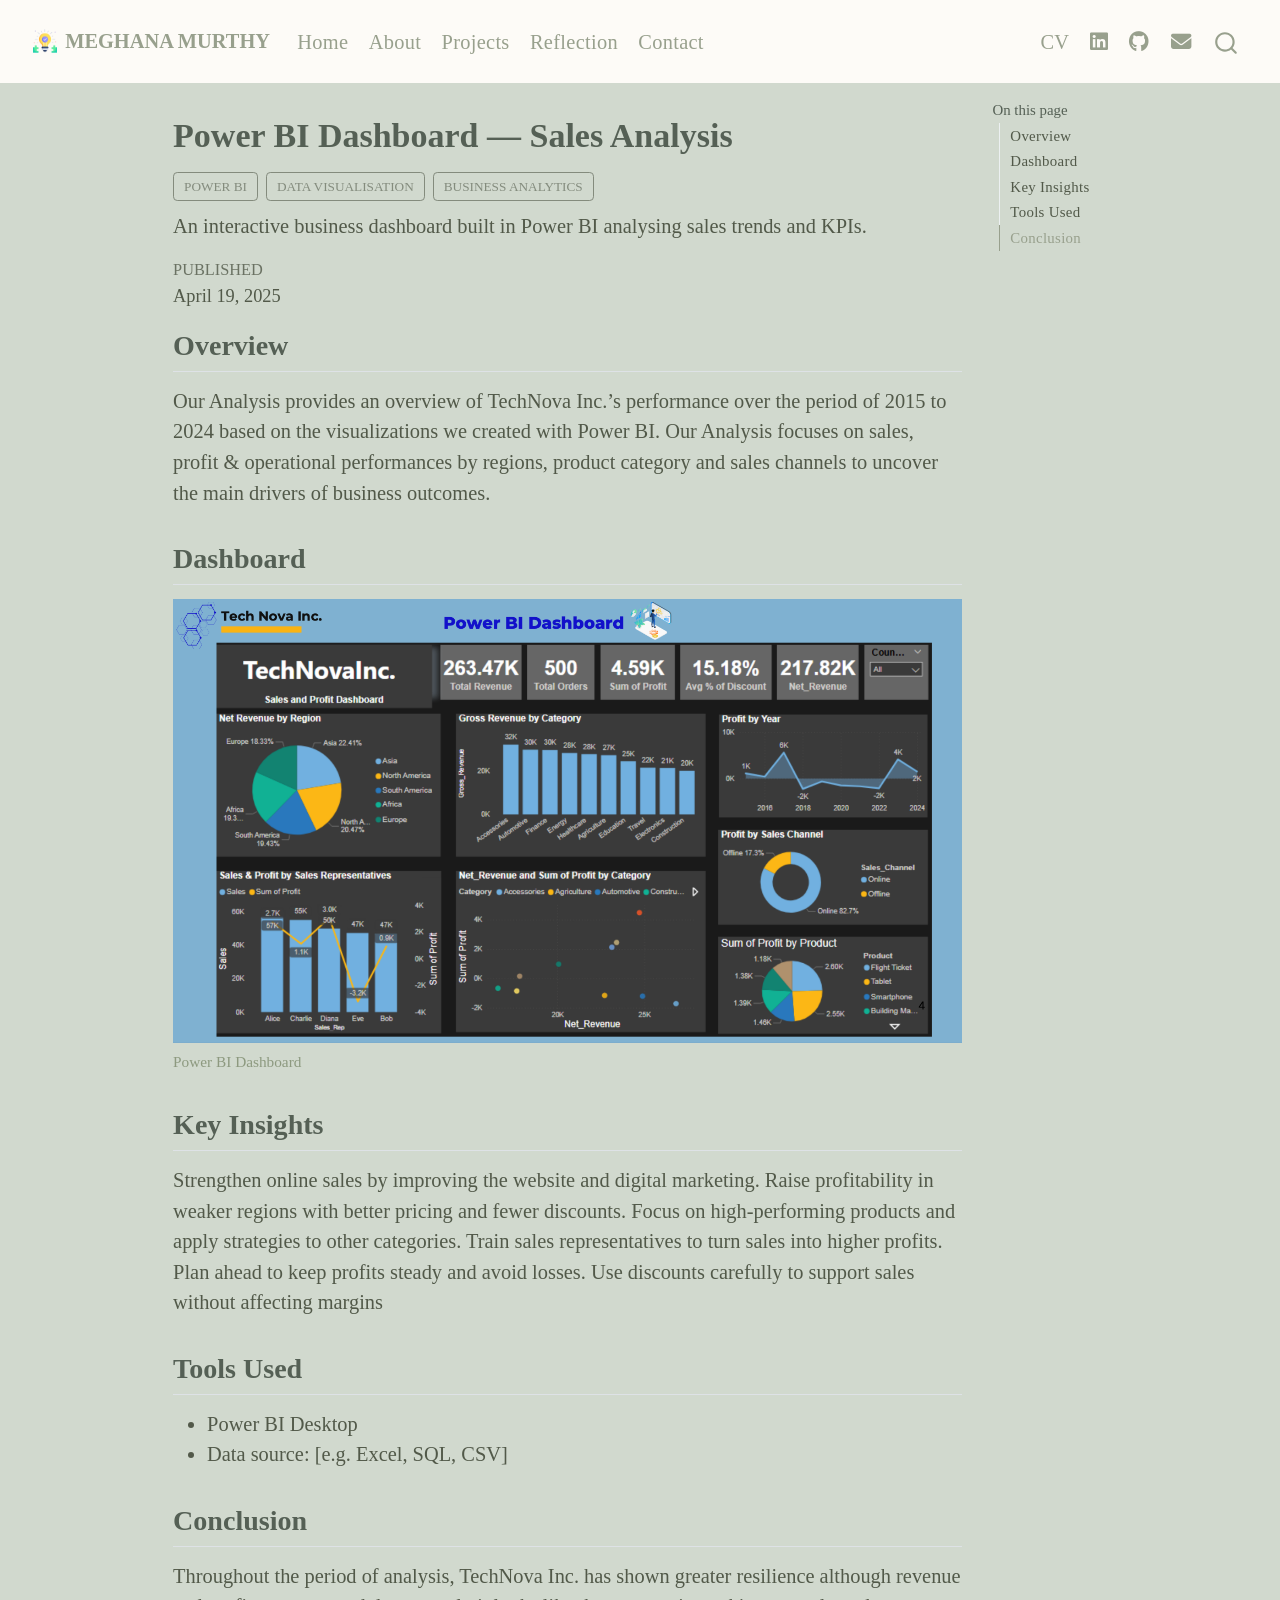
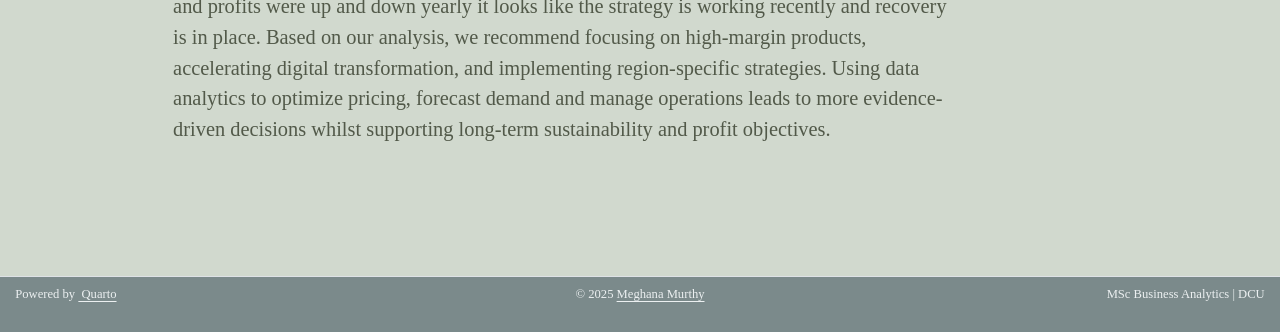
<file: docs/projects/list/powerbi-dashboard.html>
<!DOCTYPE html>
<html xmlns="http://www.w3.org/1999/xhtml" lang="en" xml:lang="en"><head>

<meta charset="utf-8">
<meta name="generator" content="quarto-1.9.37">

<meta name="viewport" content="width=device-width, initial-scale=1.0, user-scalable=yes">

<meta name="dcterms.date" content="2025-04-19">
<meta name="description" content="An interactive business dashboard built in Power BI analysing sales trends and KPIs.">

<title>Power BI Dashboard — Sales Analysis – MEGHANA MURTHY</title>
<style>
/* Default styles provided by pandoc.
** See https://pandoc.org/MANUAL.html#variables-for-html for config info.
*/
code{white-space: pre-wrap;}
span.smallcaps{font-variant: small-caps;}
div.columns{display: flex; gap: min(4vw, 1.5em);}
div.column{flex: auto; overflow-x: auto;}
div.hanging-indent{margin-left: 1.5em; text-indent: -1.5em;}
ul.task-list{list-style: none;}
ul.task-list li input[type="checkbox"] {
  width: 0.8em;
  margin: 0 0.8em 0.2em -1em; /* quarto-specific, see https://github.com/quarto-dev/quarto-cli/issues/4556 */ 
  vertical-align: middle;
}
</style>


<script src="../../site_libs/quarto-nav/quarto-nav.js"></script>
<script src="../../site_libs/quarto-nav/headroom.min.js"></script>
<script src="../../site_libs/clipboard/clipboard.min.js"></script>
<script src="../../site_libs/quarto-search/autocomplete.umd.js"></script>
<script src="../../site_libs/quarto-search/fuse.min.js"></script>
<script src="../../site_libs/quarto-search/quarto-search.js"></script>
<meta name="quarto:offset" content="../../">
<link href="../../images/favicon.ico" rel="icon">
<script src="../../site_libs/quarto-html/quarto.js" type="module"></script>
<script src="../../site_libs/quarto-html/tabsets/tabsets.js" type="module"></script>
<script src="../../site_libs/quarto-html/popper.min.js"></script>
<script src="../../site_libs/quarto-html/tippy.umd.min.js"></script>
<script src="../../site_libs/quarto-html/anchor.min.js"></script>
<link href="../../site_libs/quarto-html/tippy.css" rel="stylesheet">
<link href="../../site_libs/quarto-html/quarto-syntax-highlighting-acf12a64177840b8d86f2d4f01b2e9fb.css" rel="stylesheet" id="quarto-text-highlighting-styles">
<script src="../../site_libs/bootstrap/bootstrap.min.js"></script>
<link href="../../site_libs/bootstrap/bootstrap-icons.css" rel="stylesheet">
<link href="../../site_libs/bootstrap/bootstrap-42da3ec78090528bdaabc72ccdeb7944.min.css" rel="stylesheet" append-hash="true" id="quarto-bootstrap" data-mode="light">
<link href="../../site_libs/quarto-contrib/fontawesome6-6.7.2/all.min.css" rel="stylesheet">
<link href="../../site_libs/quarto-contrib/fontawesome6-6.7.2/latex-fontsize.css" rel="stylesheet">
<script id="quarto-search-options" type="application/json">{
  "location": "navbar",
  "copy-button": false,
  "collapse-after": 3,
  "panel-placement": "end",
  "type": "overlay",
  "limit": 50,
  "keyboard-shortcut": [
    "f",
    "/",
    "s"
  ],
  "show-item-context": false,
  "language": {
    "search-no-results-text": "No results",
    "search-matching-documents-text": "matching documents",
    "search-copy-link-title": "Copy link to search",
    "search-hide-matches-text": "Hide additional matches",
    "search-more-match-text": "more match in this document",
    "search-more-matches-text": "more matches in this document",
    "search-clear-button-title": "Clear",
    "search-text-placeholder": "",
    "search-detached-cancel-button-title": "Cancel",
    "search-submit-button-title": "Submit",
    "search-label": "Search"
  }
}</script>


<meta property="og:title" content="Power BI Dashboard — Sales Analysis – MEGHANA MURTHY">
<meta property="og:description" content="An interactive business dashboard built in Power BI analysing sales trends and KPIs.">
<meta property="og:image" content="https://55megh.github.io/my-portfolio/projects/list/images/powerbi-thumbnail.png">
<meta property="og:site_name" content="MEGHANA MURTHY">
<meta property="og:image:height" content="1614">
<meta property="og:image:width" content="2868">
</head>

<body class="nav-fixed quarto-light">

<div id="quarto-search-results"></div>
  <header id="quarto-header" class="headroom fixed-top">
    <nav class="navbar navbar-expand-lg " data-bs-theme="dark">
      <div class="navbar-container container-fluid">
      <div class="navbar-brand-container mx-auto">
    <a href="../../index.html" class="navbar-brand navbar-brand-logo">
    <img src="../../images/logo.png" alt="Meghana Murthy logo" class="navbar-logo light-content">
    <img src="../../images/logo.png" alt="Meghana Murthy logo" class="navbar-logo dark-content">
    </a>
    <a class="navbar-brand" href="../../index.html">
    <span class="navbar-title">MEGHANA MURTHY</span>
    </a>
  </div>
            <div id="quarto-search" class="" title="Search"></div>
          <button class="navbar-toggler" type="button" data-bs-toggle="collapse" data-bs-target="#navbarCollapse" aria-controls="navbarCollapse" role="menu" aria-expanded="false" aria-label="Toggle navigation" onclick="if (window.quartoToggleHeadroom) { window.quartoToggleHeadroom(); }">
  <span class="navbar-toggler-icon"></span>
</button>
          <div class="collapse navbar-collapse" id="navbarCollapse">
            <ul class="navbar-nav navbar-nav-scroll me-auto">
  <li class="nav-item">
    <a class="nav-link" href="../../index.html"> 
<span class="menu-text">Home</span></a>
  </li>  
  <li class="nav-item">
    <a class="nav-link" href="../../about.html"> 
<span class="menu-text">About</span></a>
  </li>  
  <li class="nav-item">
    <a class="nav-link" href="../../projects/index.html"> 
<span class="menu-text">Projects</span></a>
  </li>  
  <li class="nav-item">
    <a class="nav-link" href="../../reflection.html"> 
<span class="menu-text">Reflection</span></a>
  </li>  
  <li class="nav-item">
    <a class="nav-link" href="../../contact.html"> 
<span class="menu-text">Contact</span></a>
  </li>  
</ul>
            <ul class="navbar-nav navbar-nav-scroll ms-auto">
  <li class="nav-item">
    <a class="nav-link" href="../../cv/meghana-cv.pdf" target="_blank"> 
<span class="menu-text">CV</span></a>
  </li>  
  <li class="nav-item">
    <a class="nav-link" href="https://www.linkedin.com/in/meghana-v-murthy/" target="_blank"> 
<span class="menu-text"><i class="fa-brands fa-linkedin" aria-label="linkedin"></i></span></a>
  </li>  
  <li class="nav-item">
    <a class="nav-link" href="https://github.com/55megh" target="_blank"> 
<span class="menu-text"><i class="fa-brands fa-github" aria-label="github"></i></span></a>
  </li>  
  <li class="nav-item">
    <a class="nav-link" href="mailto:mvmeghana9@gmail.com"> 
<span class="menu-text"><i class="fa-solid fa-envelope" aria-label="envelope"></i></span></a>
  </li>  
</ul>
          </div> <!-- /navcollapse -->
            <div class="quarto-navbar-tools">
</div>
      </div> <!-- /container-fluid -->
    </nav>
</header>
<!-- content -->
<div id="quarto-content" class="quarto-container page-columns page-rows-contents page-layout-article page-navbar">
<!-- sidebar -->
<!-- margin-sidebar -->
    <div id="quarto-margin-sidebar" class="sidebar margin-sidebar">
        <nav id="TOC" role="doc-toc" class="toc-active">
    <h2 id="toc-title">On this page</h2>
   
  <ul>
  <li><a href="#overview" id="toc-overview" class="nav-link active" data-scroll-target="#overview">Overview</a></li>
  <li><a href="#dashboard" id="toc-dashboard" class="nav-link" data-scroll-target="#dashboard">Dashboard</a></li>
  <li><a href="#key-insights" id="toc-key-insights" class="nav-link" data-scroll-target="#key-insights">Key Insights</a></li>
  <li><a href="#tools-used" id="toc-tools-used" class="nav-link" data-scroll-target="#tools-used">Tools Used</a></li>
  <li><a href="#conclusion" id="toc-conclusion" class="nav-link" data-scroll-target="#conclusion">Conclusion</a></li>
  </ul>
</nav>
    </div>
<!-- main -->
<main class="content" id="quarto-document-content">

<header id="title-block-header" class="quarto-title-block default">
<div class="quarto-title">
<h1 class="title">Power BI Dashboard — Sales Analysis</h1>
  <div class="quarto-categories">
    <div class="quarto-category">Power BI</div>
    <div class="quarto-category">Data Visualisation</div>
    <div class="quarto-category">Business Analytics</div>
  </div>
  </div>

<div>
  <div class="description">
    An interactive business dashboard built in Power BI analysing sales trends and KPIs.
  </div>
</div>


<div class="quarto-title-meta">

    
    <div>
    <div class="quarto-title-meta-heading">Published</div>
    <div class="quarto-title-meta-contents">
      <p class="date">April 19, 2025</p>
    </div>
  </div>
  
    
  </div>
  


</header>


<section id="overview" class="level2">
<h2 class="anchored" data-anchor-id="overview">Overview</h2>
<p>Our Analysis provides an overview of TechNova Inc.’s performance over the period of 2015 to 2024 based on the visualizations we created with Power BI. Our Analysis focuses on sales, profit &amp; operational performances by regions, product category and sales channels to uncover the main drivers of business outcomes.</p>
</section>
<section id="dashboard" class="level2">
<h2 class="anchored" data-anchor-id="dashboard">Dashboard</h2>
<div class="quarto-figure quarto-figure-center">
<figure class="figure">
<p><img src="images/powerbi-thumbnail.png" class="img-fluid figure-img" style="width:100.0%"></p>
<figcaption>Power BI Dashboard</figcaption>
</figure>
</div>
</section>
<section id="key-insights" class="level2">
<h2 class="anchored" data-anchor-id="key-insights">Key Insights</h2>
<p>Strengthen online sales by improving the website and digital marketing. Raise profitability in weaker regions with better pricing and fewer discounts. Focus on high-performing products and apply strategies to other categories. Train sales representatives to turn sales into higher profits. Plan ahead to keep profits steady and avoid losses. Use discounts carefully to support sales without affecting margins</p>
</section>
<section id="tools-used" class="level2">
<h2 class="anchored" data-anchor-id="tools-used">Tools Used</h2>
<ul>
<li>Power BI Desktop</li>
<li>Data source: [e.g.&nbsp;Excel, SQL, CSV]</li>
</ul>
</section>
<section id="conclusion" class="level2">
<h2 class="anchored" data-anchor-id="conclusion">Conclusion</h2>
<p>Throughout the period of analysis, TechNova Inc.&nbsp;has shown greater resilience although revenue and profits were up and down yearly it looks like the strategy is working recently and recovery is in place. Based on our analysis, we recommend focusing on high-margin products, accelerating digital transformation, and implementing region-specific strategies. Using data analytics to optimize pricing, forecast demand and manage operations leads to more evidence-driven decisions whilst supporting long-term sustainability and profit objectives.</p>


</section>

<a onclick="window.scrollTo(0, 0); return false;" role="button" id="quarto-back-to-top"><i class="bi bi-arrow-up"></i> Back to top</a></main> <!-- /main -->
<script id="quarto-html-after-body" type="application/javascript">
  window.document.addEventListener("DOMContentLoaded", function (event) {
    const icon = "";
    const anchorJS = new window.AnchorJS();
    anchorJS.options = {
      placement: 'right',
      icon: icon
    };
    anchorJS.add('.anchored');
    const isCodeAnnotation = (el) => {
      for (const clz of el.classList) {
        if (clz.startsWith('code-annotation-')) {                     
          return true;
        }
      }
      return false;
    }
    const onCopySuccess = function(e) {
      // button target
      const button = e.trigger;
      // don't keep focus
      button.blur();
      // flash "checked"
      button.classList.add('code-copy-button-checked');
      var currentTitle = button.getAttribute("title");
      button.setAttribute("title", "Copied!");
      let tooltip;
      if (window.bootstrap) {
        button.setAttribute("data-bs-toggle", "tooltip");
        button.setAttribute("data-bs-placement", "left");
        button.setAttribute("data-bs-title", "Copied!");
        tooltip = new bootstrap.Tooltip(button, 
          { trigger: "manual", 
            customClass: "code-copy-button-tooltip",
            offset: [0, -8]});
        tooltip.show();    
      }
      setTimeout(function() {
        if (tooltip) {
          tooltip.hide();
          button.removeAttribute("data-bs-title");
          button.removeAttribute("data-bs-toggle");
          button.removeAttribute("data-bs-placement");
        }
        button.setAttribute("title", currentTitle);
        button.classList.remove('code-copy-button-checked');
      }, 1000);
      // clear code selection
      e.clearSelection();
    }
    const getTextToCopy = function(trigger) {
      const outerScaffold = trigger.parentElement.cloneNode(true);
      const codeEl = outerScaffold.querySelector('code');
      for (const childEl of codeEl.children) {
        if (isCodeAnnotation(childEl)) {
          childEl.remove();
        }
      }
      return codeEl.innerText;
    }
    const clipboard = new window.ClipboardJS('.code-copy-button:not([data-in-quarto-modal])', {
      text: getTextToCopy
    });
    clipboard.on('success', onCopySuccess);
    if (window.document.getElementById('quarto-embedded-source-code-modal')) {
      const clipboardModal = new window.ClipboardJS('.code-copy-button[data-in-quarto-modal]', {
        text: getTextToCopy,
        container: window.document.getElementById('quarto-embedded-source-code-modal')
      });
      clipboardModal.on('success', onCopySuccess);
    }
      var localhostRegex = new RegExp(/^(?:http|https):\/\/localhost\:?[0-9]*\//);
      var mailtoRegex = new RegExp(/^mailto:/);
        var filterRegex = new RegExp("https:\/\/55megh\.github\.io\/my-portfolio");
      var isInternal = (href) => {
          return filterRegex.test(href) || localhostRegex.test(href) || mailtoRegex.test(href);
      }
      // Inspect non-navigation links and adorn them if external
     var links = window.document.querySelectorAll('a[href]:not(.nav-link):not(.navbar-brand):not(.toc-action):not(.sidebar-link):not(.sidebar-item-toggle):not(.pagination-link):not(.no-external):not([aria-hidden]):not(.dropdown-item):not(.quarto-navigation-tool):not(.about-link)');
      for (var i=0; i<links.length; i++) {
        const link = links[i];
        if (!isInternal(link.href)) {
          // undo the damage that might have been done by quarto-nav.js in the case of
          // links that we want to consider external
          if (link.dataset.originalHref !== undefined) {
            link.href = link.dataset.originalHref;
          }
            // target, if specified
            link.setAttribute("target", "_blank");
            if (link.getAttribute("rel") === null) {
              link.setAttribute("rel", "noopener");
            }
        }
      }
    function tippyHover(el, contentFn, onTriggerFn, onUntriggerFn) {
      const config = {
        allowHTML: true,
        maxWidth: 500,
        delay: 100,
        arrow: false,
        appendTo: function(el) {
            return el.parentElement;
        },
        interactive: true,
        interactiveBorder: 10,
        theme: 'quarto',
        placement: 'bottom-start',
      };
      if (contentFn) {
        config.content = contentFn;
      }
      if (onTriggerFn) {
        config.onTrigger = onTriggerFn;
      }
      if (onUntriggerFn) {
        config.onUntrigger = onUntriggerFn;
      }
      window.tippy(el, config); 
    }
    const noterefs = window.document.querySelectorAll('a[role="doc-noteref"]');
    for (var i=0; i<noterefs.length; i++) {
      const ref = noterefs[i];
      tippyHover(ref, function() {
        // use id or data attribute instead here
        let href = ref.getAttribute('data-footnote-href') || ref.getAttribute('href');
        try { href = new URL(href).hash; } catch {}
        const id = href.replace(/^#\/?/, "");
        const note = window.document.getElementById(id);
        if (note) {
          return note.innerHTML;
        } else {
          return "";
        }
      });
    }
    const xrefs = window.document.querySelectorAll('a.quarto-xref');
    const processXRef = (id, note) => {
      // Strip column container classes
      const stripColumnClz = (el) => {
        el.classList.remove("page-full", "page-columns");
        if (el.children) {
          for (const child of el.children) {
            stripColumnClz(child);
          }
        }
      }
      stripColumnClz(note)
      if (id === null || id.startsWith('sec-')) {
        // Special case sections, only their first couple elements
        const container = document.createElement("div");
        if (note.children && note.children.length > 2) {
          container.appendChild(note.children[0].cloneNode(true));
          for (let i = 1; i < note.children.length; i++) {
            const child = note.children[i];
            if (child.tagName === "P" && child.innerText === "") {
              continue;
            } else {
              container.appendChild(child.cloneNode(true));
              break;
            }
          }
          if (window.Quarto?.typesetMath) {
            window.Quarto.typesetMath(container);
          }
          return container.innerHTML
        } else {
          if (window.Quarto?.typesetMath) {
            window.Quarto.typesetMath(note);
          }
          return note.innerHTML;
        }
      } else {
        // Remove any anchor links if they are present
        const anchorLink = note.querySelector('a.anchorjs-link');
        if (anchorLink) {
          anchorLink.remove();
        }
        if (window.Quarto?.typesetMath) {
          window.Quarto.typesetMath(note);
        }
        if (note.classList.contains("callout")) {
          return note.outerHTML;
        } else {
          return note.innerHTML;
        }
      }
    }
    for (var i=0; i<xrefs.length; i++) {
      const xref = xrefs[i];
      tippyHover(xref, undefined, function(instance) {
        instance.disable();
        let url = xref.getAttribute('href');
        let hash = undefined; 
        if (url.startsWith('#')) {
          hash = url;
        } else {
          try { hash = new URL(url).hash; } catch {}
        }
        if (hash) {
          const id = hash.replace(/^#\/?/, "");
          const note = window.document.getElementById(id);
          if (note !== null) {
            try {
              const html = processXRef(id, note.cloneNode(true));
              instance.setContent(html);
            } finally {
              instance.enable();
              instance.show();
            }
          } else {
            // See if we can fetch this
            fetch(url.split('#')[0])
            .then(res => res.text())
            .then(html => {
              const parser = new DOMParser();
              const htmlDoc = parser.parseFromString(html, "text/html");
              const note = htmlDoc.getElementById(id);
              if (note !== null) {
                const html = processXRef(id, note);
                instance.setContent(html);
              } 
            }).finally(() => {
              instance.enable();
              instance.show();
            });
          }
        } else {
          // See if we can fetch a full url (with no hash to target)
          // This is a special case and we should probably do some content thinning / targeting
          fetch(url)
          .then(res => res.text())
          .then(html => {
            const parser = new DOMParser();
            const htmlDoc = parser.parseFromString(html, "text/html");
            const note = htmlDoc.querySelector('main.content');
            if (note !== null) {
              // This should only happen for chapter cross references
              // (since there is no id in the URL)
              // remove the first header
              if (note.children.length > 0 && note.children[0].tagName === "HEADER") {
                note.children[0].remove();
              }
              const html = processXRef(null, note);
              instance.setContent(html);
            } 
          }).finally(() => {
            instance.enable();
            instance.show();
          });
        }
      }, function(instance) {
      });
    }
        let selectedAnnoteEl;
        const selectorForAnnotation = ( cell, annotation) => {
          let cellAttr = 'data-code-cell="' + cell + '"';
          let lineAttr = 'data-code-annotation="' +  annotation + '"';
          const selector = 'span[' + cellAttr + '][' + lineAttr + ']';
          return selector;
        }
        const selectCodeLines = (annoteEl) => {
          const doc = window.document;
          const targetCell = annoteEl.getAttribute("data-target-cell");
          const targetAnnotation = annoteEl.getAttribute("data-target-annotation");
          const annoteSpan = window.document.querySelector(selectorForAnnotation(targetCell, targetAnnotation));
          const lines = annoteSpan.getAttribute("data-code-lines").split(",");
          const lineIds = lines.map((line) => {
            return targetCell + "-" + line;
          })
          let top = null;
          let height = null;
          let parent = null;
          if (lineIds.length > 0) {
              //compute the position of the single el (top and bottom and make a div)
              const el = window.document.getElementById(lineIds[0]);
              top = el.offsetTop;
              height = el.offsetHeight;
              parent = el.parentElement.parentElement;
            if (lineIds.length > 1) {
              const lastEl = window.document.getElementById(lineIds[lineIds.length - 1]);
              const bottom = lastEl.offsetTop + lastEl.offsetHeight;
              height = bottom - top;
            }
            if (top !== null && height !== null && parent !== null) {
              // cook up a div (if necessary) and position it 
              let div = window.document.getElementById("code-annotation-line-highlight");
              if (div === null) {
                div = window.document.createElement("div");
                div.setAttribute("id", "code-annotation-line-highlight");
                div.style.position = 'absolute';
                parent.appendChild(div);
              }
              div.style.top = top - 2 + "px";
              div.style.height = height + 4 + "px";
              div.style.left = 0;
              let gutterDiv = window.document.getElementById("code-annotation-line-highlight-gutter");
              if (gutterDiv === null) {
                gutterDiv = window.document.createElement("div");
                gutterDiv.setAttribute("id", "code-annotation-line-highlight-gutter");
                gutterDiv.style.position = 'absolute';
                const codeCell = window.document.getElementById(targetCell);
                const gutter = codeCell.querySelector('.code-annotation-gutter');
                gutter.appendChild(gutterDiv);
              }
              gutterDiv.style.top = top - 2 + "px";
              gutterDiv.style.height = height + 4 + "px";
            }
            selectedAnnoteEl = annoteEl;
          }
        };
        const unselectCodeLines = () => {
          const elementsIds = ["code-annotation-line-highlight", "code-annotation-line-highlight-gutter"];
          elementsIds.forEach((elId) => {
            const div = window.document.getElementById(elId);
            if (div) {
              div.remove();
            }
          });
          selectedAnnoteEl = undefined;
        };
          // Handle positioning of the toggle
      window.addEventListener(
        "resize",
        throttle(() => {
          elRect = undefined;
          if (selectedAnnoteEl) {
            selectCodeLines(selectedAnnoteEl);
          }
        }, 10)
      );
      function throttle(fn, ms) {
      let throttle = false;
      let timer;
        return (...args) => {
          if(!throttle) { // first call gets through
              fn.apply(this, args);
              throttle = true;
          } else { // all the others get throttled
              if(timer) clearTimeout(timer); // cancel #2
              timer = setTimeout(() => {
                fn.apply(this, args);
                timer = throttle = false;
              }, ms);
          }
        };
      }
        // Attach click handler to the DT
        const annoteDls = window.document.querySelectorAll('dt[data-target-cell]');
        for (const annoteDlNode of annoteDls) {
          annoteDlNode.addEventListener('click', (event) => {
            const clickedEl = event.target;
            if (clickedEl !== selectedAnnoteEl) {
              unselectCodeLines();
              const activeEl = window.document.querySelector('dt[data-target-cell].code-annotation-active');
              if (activeEl) {
                activeEl.classList.remove('code-annotation-active');
              }
              selectCodeLines(clickedEl);
              clickedEl.classList.add('code-annotation-active');
            } else {
              // Unselect the line
              unselectCodeLines();
              clickedEl.classList.remove('code-annotation-active');
            }
          });
        }
    const findCites = (el) => {
      const parentEl = el.parentElement;
      if (parentEl) {
        const cites = parentEl.dataset.cites;
        if (cites) {
          return {
            el,
            cites: cites.split(' ')
          };
        } else {
          return findCites(el.parentElement)
        }
      } else {
        return undefined;
      }
    };
    var bibliorefs = window.document.querySelectorAll('a[role="doc-biblioref"]');
    for (var i=0; i<bibliorefs.length; i++) {
      const ref = bibliorefs[i];
      const citeInfo = findCites(ref);
      if (citeInfo) {
        tippyHover(citeInfo.el, function() {
          var popup = window.document.createElement('div');
          citeInfo.cites.forEach(function(cite) {
            var citeDiv = window.document.createElement('div');
            citeDiv.classList.add('hanging-indent');
            citeDiv.classList.add('csl-entry');
            var biblioDiv = window.document.getElementById('ref-' + cite);
            if (biblioDiv) {
              citeDiv.innerHTML = biblioDiv.innerHTML;
            }
            popup.appendChild(citeDiv);
          });
          return popup.innerHTML;
        });
      }
    }
  });
  </script>
</div> <!-- /content -->
<footer class="footer">
  <div class="nav-footer">
    <div class="nav-footer-left">
<p>Powered by <a href="https://quarto.org" target="_blank"><i class="fa-brands fa-quarto" aria-label="quarto"></i> Quarto</a></p>
</div>   
    <div class="nav-footer-center">
<p>© 2025 <a href="https://55megh.github.io/my-portfolio" target="_blank">Meghana Murthy</a></p>
</div>
    <div class="nav-footer-right">
<p>MSc Business Analytics | DCU</p>
</div>
  </div>
</footer>




</body></html>
</file>
<file: docs/site_libs/quarto-html/tippy.css>
.tippy-box[data-animation=fade][data-state=hidden]{opacity:0}[data-tippy-root]{max-width:calc(100vw - 10px)}.tippy-box{position:relative;background-color:#333;color:#fff;border-radius:4px;font-size:14px;line-height:1.4;white-space:normal;outline:0;transition-property:transform,visibility,opacity}.tippy-box[data-placement^=top]>.tippy-arrow{bottom:0}.tippy-box[data-placement^=top]>.tippy-arrow:before{bottom:-7px;left:0;border-width:8px 8px 0;border-top-color:initial;transform-origin:center top}.tippy-box[data-placement^=bottom]>.tippy-arrow{top:0}.tippy-box[data-placement^=bottom]>.tippy-arrow:before{top:-7px;left:0;border-width:0 8px 8px;border-bottom-color:initial;transform-origin:center bottom}.tippy-box[data-placement^=left]>.tippy-arrow{right:0}.tippy-box[data-placement^=left]>.tippy-arrow:before{border-width:8px 0 8px 8px;border-left-color:initial;right:-7px;transform-origin:center left}.tippy-box[data-placement^=right]>.tippy-arrow{left:0}.tippy-box[data-placement^=right]>.tippy-arrow:before{left:-7px;border-width:8px 8px 8px 0;border-right-color:initial;transform-origin:center right}.tippy-box[data-inertia][data-state=visible]{transition-timing-function:cubic-bezier(.54,1.5,.38,1.11)}.tippy-arrow{width:16px;height:16px;color:#333}.tippy-arrow:before{content:"";position:absolute;border-color:transparent;border-style:solid}.tippy-content{position:relative;padding:5px 9px;z-index:1}
</file>
<file: docs/site_libs/quarto-html/quarto-syntax-highlighting-acf12a64177840b8d86f2d4f01b2e9fb.css>
/* quarto syntax highlight colors */
:root {
  --quarto-hl-al-color: #ff5555;
  --quarto-hl-an-color: #6a737d;
  --quarto-hl-at-color: #d73a49;
  --quarto-hl-bn-color: #005cc5;
  --quarto-hl-bu-color: #d73a49;
  --quarto-hl-ch-color: #032f62;
  --quarto-hl-co-color: #6a737d;
  --quarto-hl-cv-color: #6a737d;
  --quarto-hl-cn-color: #005cc5;
  --quarto-hl-cf-color: #d73a49;
  --quarto-hl-dt-color: #d73a49;
  --quarto-hl-dv-color: #005cc5;
  --quarto-hl-do-color: #6a737d;
  --quarto-hl-er-color: #ff5555;
  --quarto-hl-ex-color: #d73a49;
  --quarto-hl-fl-color: #005cc5;
  --quarto-hl-fu-color: #6f42c1;
  --quarto-hl-im-color: #032f62;
  --quarto-hl-in-color: #6a737d;
  --quarto-hl-kw-color: #d73a49;
  --quarto-hl-op-color: #24292e;
  --quarto-hl-pp-color: #d73a49;
  --quarto-hl-re-color: #6a737d;
  --quarto-hl-sc-color: #005cc5;
  --quarto-hl-ss-color: #032f62;
  --quarto-hl-st-color: #032f62;
  --quarto-hl-va-color: #e36209;
  --quarto-hl-vs-color: #032f62;
  --quarto-hl-wa-color: #ff5555;
}

/* other quarto variables */
:root {
  --quarto-font-monospace: SFMono-Regular, Menlo, Monaco, Consolas, "Liberation Mono", "Courier New", monospace;
}

/* syntax highlight based on Pandoc's rules */
pre > code.sourceCode > span {
  color: #24292e;
}

code.sourceCode > span {
  color: #24292e;
}

div.sourceCode,
div.sourceCode pre.sourceCode {
  color: #24292e;
}

/* Normal */
code span {
  color: #24292e;
}

/* Alert */
code span.al {
  font-weight: bold;
  color: #ff5555;
}

/* Annotation */
code span.an {
  color: #6a737d;
}

/* Attribute */
code span.at {
  color: #d73a49;
}

/* BaseN */
code span.bn {
  color: #005cc5;
}

/* BuiltIn */
code span.bu {
  color: #d73a49;
}

/* ControlFlow */
code span.cf {
  color: #d73a49;
}

/* Char */
code span.ch {
  color: #032f62;
}

/* Constant */
code span.cn {
  color: #005cc5;
}

/* Comment */
code span.co {
  color: #6a737d;
}

/* CommentVar */
code span.cv {
  color: #6a737d;
}

/* Documentation */
code span.do {
  color: #6a737d;
}

/* DataType */
code span.dt {
  color: #d73a49;
}

/* DecVal */
code span.dv {
  color: #005cc5;
}

/* Error */
code span.er {
  color: #ff5555;
  text-decoration: underline;
}

/* Extension */
code span.ex {
  font-weight: bold;
  color: #d73a49;
}

/* Float */
code span.fl {
  color: #005cc5;
}

/* Function */
code span.fu {
  color: #6f42c1;
}

/* Import */
code span.im {
  color: #032f62;
}

/* Information */
code span.in {
  color: #6a737d;
}

/* Keyword */
code span.kw {
  color: #d73a49;
}

/* Operator */
code span.op {
  color: #24292e;
}

/* Preprocessor */
code span.pp {
  color: #d73a49;
}

/* RegionMarker */
code span.re {
  color: #6a737d;
}

/* SpecialChar */
code span.sc {
  color: #005cc5;
}

/* SpecialString */
code span.ss {
  color: #032f62;
}

/* String */
code span.st {
  color: #032f62;
}

/* Variable */
code span.va {
  color: #e36209;
}

/* VerbatimString */
code span.vs {
  color: #032f62;
}

/* Warning */
code span.wa {
  color: #ff5555;
}

.prevent-inlining {
  content: "</";
}

/*# sourceMappingURL=e41d78b1f7017e44483b7fefd7a010af.css.map */
</file>
<file: docs/site_libs/quarto-contrib/fontawesome6-6.7.2/latex-fontsize.css>
.fa-tiny {
  font-size: 0.5em;
}
.fa-scriptsize {
  font-size: 0.7em;
}
.fa-footnotesize {
  font-size: 0.8em;
}
.fa-small {
  font-size: 0.9em;
}
.fa-normalsize {
  font-size: 1em;
}
.fa-large {
  font-size: 1.2em;
}
.fa-Large {
  font-size: 1.5em;
}
.fa-LARGE {
  font-size: 1.75em;
}
.fa-huge {
  font-size: 2em;
}
.fa-Huge {
  font-size: 2.5em;
}
</file>
